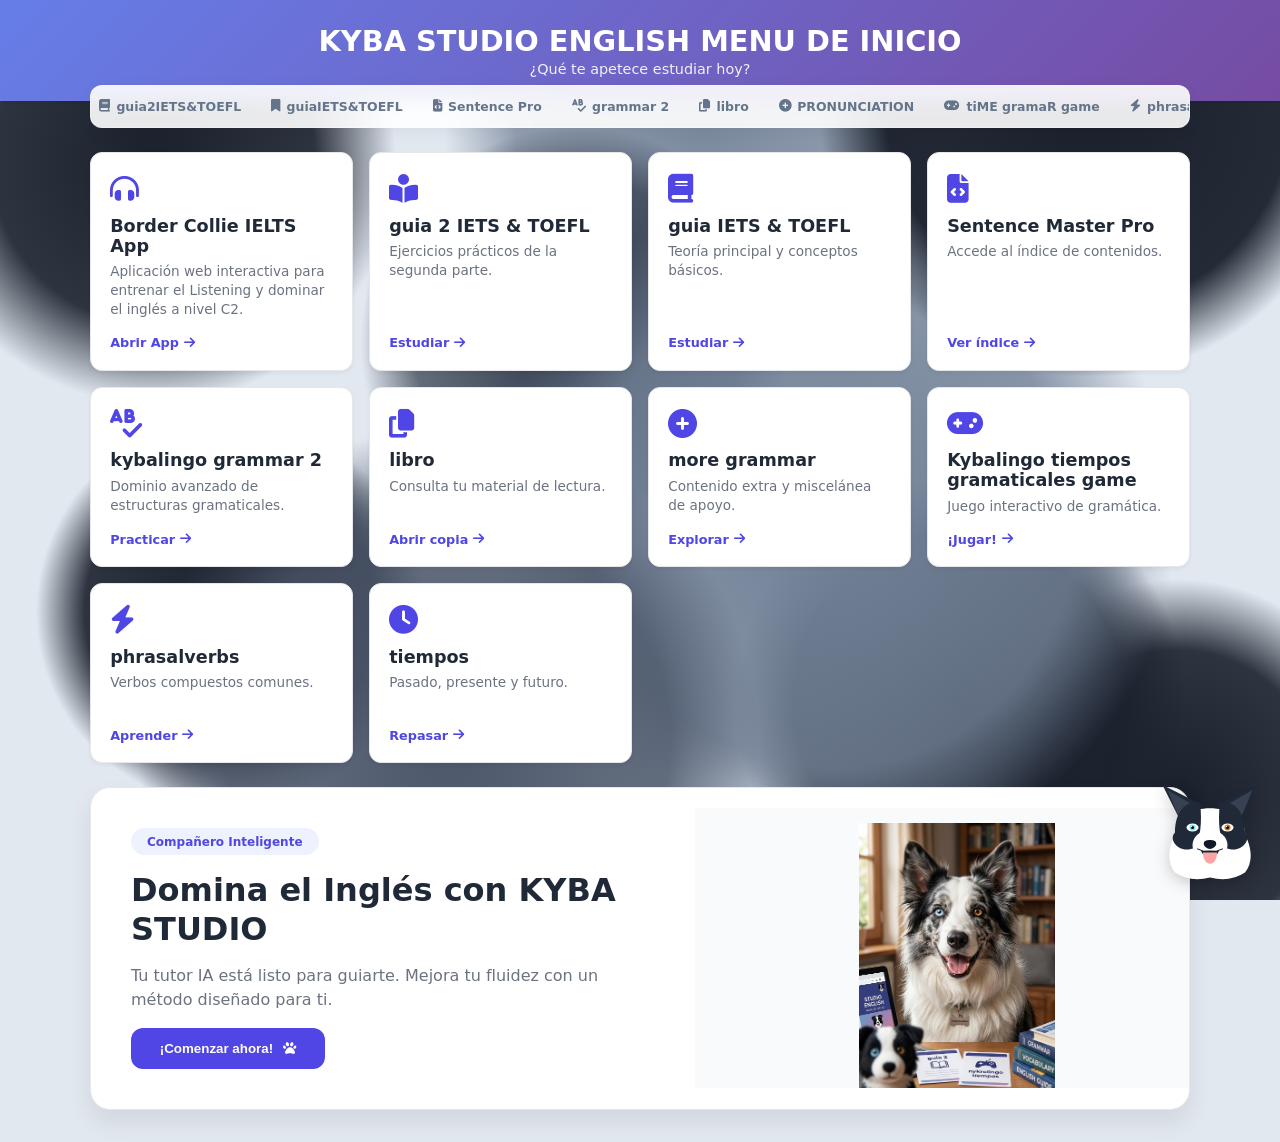
<file: index.html>
<!DOCTYPE html>
<html lang="es">
<head>
    <meta charset="UTF-8">
    <meta name="viewport" content="width=device-width, initial-scale=1.0, user-scalable=yes">
    <title>KYBA STUDIO ENGLISH - Inicio</title>
    <link rel="stylesheet" href="https://cdnjs.cloudflare.com/ajax/libs/font-awesome/6.4.0/css/all.min.css">
    
    <style>
        :root {
            --primary: #4f46e5;
            --primary-hover: #4338ca;
            --bg-gradient: linear-gradient(135deg, #667eea 0%, #764ba2 100%);
            --card-bg: #ffffff;
            --text-color: #1f2937;
            --text-muted: #6b7280;
        }

        body {
            font-family: 'Segoe UI', system-ui, -apple-system, sans-serif;
            margin: 0;
            padding: 0;
            display: flex;
            flex-direction: column;
            align-items: center;
            min-height: 100vh;
            
            /* --- FONDO PELAJE BLUE MERLE --- */
            background-color: #e2e8f0;
            background-image: 
                radial-gradient(circle at 12% 18%, rgba(26, 32, 44, 1) 0%, rgba(26, 32, 44, 0.9) 12%, transparent 18%),
                radial-gradient(circle at 35% 82%, rgba(74, 85, 104, 1) 0%, rgba(74, 85, 104, 0.8) 20%, transparent 28%),
                radial-gradient(circle at 85% 12%, rgba(26, 32, 44, 1) 0%, rgba(26, 32, 44, 0.95) 15%, transparent 20%),
                radial-gradient(circle at 65% 58%, rgba(113, 128, 150, 1) 0%, rgba(113, 128, 150, 0.8) 25%, transparent 35%),
                radial-gradient(circle at 92% 88%, rgba(26, 32, 44, 1) 0%, rgba(26, 32, 44, 0.9) 10%, transparent 15%),
                radial-gradient(circle at 45% 38%, rgba(45, 55, 72, 1) 0%, rgba(45, 55, 72, 0.7) 18%, transparent 24%),
                radial-gradient(circle at 18% 68%, rgba(26, 32, 44, 1) 0%, rgba(26, 32, 44, 0.9) 12%, transparent 16%),
                radial-gradient(circle at 55% 15%, rgba(113, 128, 150, 0.9) 0%, rgba(113, 128, 150, 0.7) 18%, transparent 25%),
                radial-gradient(circle at 75% 78%, rgba(26, 32, 44, 1) 0%, rgba(26, 32, 44, 0.85) 14%, transparent 19%);
            background-attachment: fixed;
            background-size: cover;
        }

        header {
            background: var(--bg-gradient);
            color: white;
            width: 100%;
            text-align: center;
            padding: 1.5rem 1rem;
            box-shadow: 0 2px 4px rgba(0, 0, 0, 0.1);
        }

        header h1 { margin: 0; font-size: 1.8rem; font-weight: 800; }
        header p { margin: 0.2rem 0 0; opacity: 0.9; font-size: 0.9rem; }

        main {
            max-width: 1100px;
            width: 95%;
            margin: -1rem auto 2rem auto;
            display: flex;
            flex-direction: column;
            gap: 1.5rem;
        }

        .tabs-menu {
            display: flex;
            flex-wrap: nowrap;
            justify-content: center;
            background: rgba(255, 255, 255, 0.9);
            padding: 6px;
            border-radius: 12px;
            box-shadow: 0 4px 15px rgba(0, 0, 0, 0.05);
            overflow-x: auto;
            gap: 4px;
            -webkit-overflow-scrolling: touch; 
            backdrop-filter: blur(8px);
            border: 1px solid rgba(255, 255, 255, 0.3);
            scrollbar-width: none;
        }

        .tabs-menu::-webkit-scrollbar { display: none; }

        .tab-link {
            text-align: center;
            padding: 6px 12px;
            text-decoration: none;
            color: #64748b;
            font-weight: 700;
            border-radius: 8px;
            transition: all 0.2s cubic-bezier(0.4, 0, 0.2, 1);
            white-space: nowrap;
            display: flex;
            align-items: center;
            justify-content: center;
            gap: 0.4rem;
            font-size: 0.78rem;
            border: 1px solid transparent;
        }

        .tab-link:hover, .tab-link:active { 
            background: rgba(79, 70, 229, 0.05); 
            color: var(--primary); 
        }

        .tab-link.active { 
            background: white; 
            color: var(--primary); 
            box-shadow: 0 2px 8px rgba(0,0,0,0.1);
            border-color: #e2e8f0;
        }

        .grid-container {
            display: grid;
            grid-template-columns: repeat(auto-fill, minmax(240px, 1fr));
            gap: 1rem;
        }

        .card {
            background: white;
            border-radius: 12px;
            padding: 1.2rem;
            text-decoration: none;
            color: var(--text-color);
            box-shadow: 0 2px 4px rgba(0, 0, 0, 0.05);
            transition: all 0.2s ease;
            display: flex;
            flex-direction: column;
            justify-content: space-between;
            border: 1px solid #e5e7eb;
            min-height: 140px;
        }

        .card:hover { 
            transform: translateY(-4px); 
            box-shadow: 0 10px 15px rgba(0, 0, 0, 0.1);
        }

        .card-icon { font-size: 1.8rem; color: var(--primary); margin-bottom: 0.6rem; }
        .card h3 { margin: 0; font-size: 1.1rem; }
        .card p { color: var(--text-muted); font-size: 0.85rem; margin: 0.4rem 0 1rem; line-height: 1.4; }
        .card-footer { font-size: 0.8rem; font-weight: 700; color: var(--primary); display: flex; align-items: center; gap: 0.3rem; }

        .promo-banner {
            background: white;
            border-radius: 20px;
            display: flex;
            align-items: center;
            overflow: hidden;
            box-shadow: 0 12px 25px rgba(0, 0, 0, 0.08);
            border: 1px solid #e5e7eb;
            min-height: 280px;
        }

        .promo-content {
            padding: 2.5rem;
            flex: 1;
            display: flex;
            flex-direction: column;
            gap: 1rem;
        }

        .promo-tag {
            background: #eef2ff;
            color: var(--primary);
            padding: 0.4rem 1rem;
            border-radius: 50px;
            font-size: 0.75rem;
            font-weight: 800;
            width: fit-content;
        }

        .promo-content h2 { margin: 0; font-size: 2rem; color: var(--text-color); line-height: 1.2; }
        .promo-content p { color: var(--text-muted); font-size: 1rem; line-height: 1.5; margin: 0; }

        .promo-btn {
            background: var(--primary);
            color: white;
            padding: 0.8rem 1.8rem;
            border-radius: 12px;
            text-decoration: none;
            font-weight: 700;
            display: inline-flex;
            align-items: center;
            gap: 0.6rem;
            width: fit-content;
            transition: transform 0.2s, background 0.3s;
            cursor: pointer;
            border: none;
        }

        .promo-btn:active { transform: scale(0.95); }

        .promo-image {
            flex: 0 0 45%;
            height: 280px;
            max-height: 280px;
            background: #f8fafc;
            display: flex;
            align-items: center;
            justify-content: center;
            overflow: hidden; 
            position: relative;
        }

        .slide-container {
            display: flex;
            width: 100%;
            height: 100%;
            animation: slide 8s infinite ease-in-out;
        }

        .slide-container img {
            width: 100%;
            height: 100%;
            object-fit: contain;
            padding: 15px;
            flex-shrink: 0; 
            max-width: 100%; 
            max-height: 100%;
            transition: all 0.2s ease;
        }

        .slide-container img[src*="kybalingo2.PNG"] {
            padding: 0 !important;
            object-fit: contain !important;
            object-position: center center !important;
            width: 100% !important;
            height: 100% !important;
            display: block;
            margin: 0 auto;
            background: transparent;
            transform: scale(0.96) translateX(-50px);
        }

        @media (max-width: 768px) {
            .slide-container img[src*="kybalingo2.PNG"] {
                transform: scale(0.96);
                object-fit: contain;
                padding: 0;
                margin-left: -50px;
            }
            .promo-image {
                justify-content: center;
                align-items: center;
            }
        }

        @keyframes slide {
            0%, 45% { transform: translateX(0); } 
            50%, 95% { transform: translateX(-100%); } 
            100% { transform: translateX(0); } 
        }

        @media (max-width: 768px) {
            .promo-banner { flex-direction: column; }
            .promo-image { width: 100%; height: 220px; order: -1; justify-content: center; }
            .promo-content { padding: 2rem; text-align: center; align-items: center; }
            .tabs-menu { justify-content: flex-start; }
            .mascot-container { width: 80px; height: 80px; bottom: 10px; right: 10px; }
        }

        /* --- ANIMACIONES MASCOTA --- */
        .mascot-container {
            position: fixed;
            bottom: 20px;
            right: 20px;
            width: 100px;
            height: 100px;
            z-index: 1000;
            cursor: pointer;
            transition: transform 0.2s;
            -webkit-tap-highlight-color: transparent;
        }
        
        .dog-svg { width: 100%; height: 100%; filter: drop-shadow(0 4px 8px rgba(0,0,0,0.2)); }
        .dog-head { animation: breathe 4s ease-in-out infinite; transform-origin: center bottom; }
        
        @keyframes breathe { 0%, 100% { transform: translateY(0); } 50% { transform: translateY(-4px); } }
        
        @keyframes bark-anim {
            0% { transform: scale(1); }
            25% { transform: scale(1.1) rotate(-5deg); }
            50% { transform: scale(1.1) rotate(5deg); }
            100% { transform: scale(1); }
        }

        .barking { animation: bark-anim 0.2s ease-in-out 2 !important; }

        .speech-bubble {
            position: absolute; top: -45px; right: 10px; background: white; padding: 8px 12px;
            border-radius: 15px; border-bottom-right-radius: 2px; font-size: 12px; font-weight: 800;
            color: var(--primary); box-shadow: 0 4px 10px rgba(0,0,0,0.1); opacity: 0;
            transition: 0.3s ease; white-space: nowrap; pointer-events: none; border: 1px solid #e5e7eb;
        }
        .mascot-container:hover .speech-bubble, .mascot-container.active-mobile .speech-bubble { 
            opacity: 1; transform: translateY(-5px); 
        }
    </style>
</head>
<body>

    <audio id="barkSound" src="https://www.myinstants.com/media/sounds/dog-bark.mp3" preload="auto"></audio>

    <header>
        <h1>KYBA STUDIO ENGLISH MENU DE INICIO</h1>
        <p>¿Qué te apetece estudiar hoy?</p>
    </header>

    <main>
        <nav class="tabs-menu">
            <a href="index.html" class="tab-link active"><i class="fas fa-home"></i> inicio</a>
            <!-- NUEVO ENLACE CON TU URL FINAL -->
            <a href="https://border-collie-ielts-607551630718.us-west1.run.app" target="_blank" class="tab-link"><i class="fas fa-headphones"></i> IELTS C2 App</a>
            
            <a href="guia 2.html" class="tab-link"><i class="fas fa-book"></i> guia2IETS&TOEFL</a>
            <a href="guia.html" class="tab-link"><i class="fas fa-bookmark"></i> guiaIETS&TOEFL</a>
            <a href="Sentence Master Pro.html" class="tab-link"><i class="fas fa-file-code"></i> Sentence Pro</a>
            <a href="kybalingo grammar 2.html" class="tab-link"><i class="fas fa-spell-check"></i> grammar 2</a>
            <a href="libro - copia.html" class="tab-link"><i class="fas fa-copy"></i> libro</a>
            <a href="more grammar.html" class="tab-link"><i class="fas fa-plus-circle"></i> PRONUNCIATION</a>
            <a href="nykrolingo tiempos gramaticales.html" class="tab-link"><i class="fas fa-gamepad"></i>tiME gramaR game</a>
            <a href="phrasalverbs.html" class="tab-link"><i class="fas fa-bolt"></i> phrasal OPTION GAME</a>
            <a href="tiempos.html" class="tab-link"><i class="fas fa-clock"></i> tiempos</a>
        </nav>

        <div class="grid-container">
            <!-- NUEVO ENLACE CON TU URL FINAL -->
            <a href="https://border-collie-ielts-607551630718.us-west1.run.app" target="_blank" class="card">
                <div>
                    <div class="card-icon"><i class="fas fa-headphones-alt"></i></div>
                    <h3>Border Collie IELTS App</h3>
                    <p>Aplicación web interactiva para entrenar el Listening y dominar el inglés a nivel C2.</p>
                </div>
                <div class="card-footer">Abrir App <i class="fas fa-arrow-right"></i></div>
            </a>
            
            <a href="guia 2.html" class="card">
                <div>
                    <div class="card-icon"><i class="fas fa-book-reader"></i></div>
                    <h3>guia 2 IETS & TOEFL</h3>
                    <p>Ejercicios prácticos de la segunda parte.</p>
                </div>
                <div class="card-footer">Estudiar <i class="fas fa-arrow-right"></i></div>
            </a>

            <a href="guia.html" class="card">
                <div>
                    <div class="card-icon"><i class="fas fa-book"></i></div>
                    <h3>guia IETS & TOEFL</h3>
                    <p>Teoría principal y conceptos básicos.</p>
                </div>
                <div class="card-footer">Estudiar <i class="fas fa-arrow-right"></i></div>
            </a>

            <a href="index.html" class="card">
                <div>
                    <div class="card-icon"><i class="fas fa-file-code"></i></div>
                    <h3>Sentence Master Pro</h3>
                    <p>Accede al índice de contenidos.</p>
                </div>
                <div class="card-footer">Ver índice <i class="fas fa-arrow-right"></i></div>
            </a>

            <a href="kybalingo grammar 2.html" class="card">
                <div>
                    <div class="card-icon"><i class="fas fa-spell-check"></i></div>
                    <h3>kybalingo grammar 2</h3>
                    <p>Dominio avanzado de estructuras gramaticales.</p>
                </div>
                <div class="card-footer">Practicar <i class="fas fa-arrow-right"></i></div>
            </a>

            <a href="libro - copia.html" class="card">
                <div>
                    <div class="card-icon"><i class="fas fa-copy"></i></div>
                    <h3>libro</h3>
                    <p>Consulta tu material de lectura.</p>
                </div>
                <div class="card-footer">Abrir copia <i class="fas fa-arrow-right"></i></div>
            </a>

            <a href="more grammar.html" class="card">
                <div>
                    <div class="card-icon"><i class="fas fa-plus-circle"></i></div>
                    <h3>more grammar</h3>
                    <p>Contenido extra y miscelánea de apoyo.</p>
                </div>
                <div class="card-footer">Explorar <i class="fas fa-arrow-right"></i></div>
            </a>

            <a href="nykrolingo tiempos gramaticales.html" class="card">
                <div>
                    <div class="card-icon"><i class="fas fa-gamepad"></i></div>
                    <h3>Kybalingo tiempos gramaticales game</h3>
                    <p>Juego interactivo de gramática.</p>
                </div>
                <div class="card-footer">¡Jugar! <i class="fas fa-arrow-right"></i></div>
            </a>

            <a href="phrasalverbs.html" class="card">
                <div>
                    <div class="card-icon"><i class="fas fa-bolt"></i></div>
                    <h3>phrasalverbs</h3>
                    <p>Verbos compuestos comunes.</p>
                </div>
                <div class="card-footer">Aprender <i class="fas fa-arrow-right"></i></div>
            </a>
            
            <a href="tiempos.html" class="card">
                <div>
                    <div class="card-icon"><i class="fas fa-clock"></i></div>
                    <h3>tiempos</h3>
                    <p>Pasado, presente y futuro.</p>
                </div>
                <div class="card-footer">Repasar <i class="fas fa-arrow-right"></i></div>
            </a>
        </div>

        <section class="promo-banner">
            <div class="promo-content">
                <span class="promo-tag">Compañero Inteligente</span>
                <h2>Domina el Inglés con <strong>KYBA STUDIO</strong></h2>
                <p>Tu tutor IA está listo para guiarte. Mejora tu fluidez con un método diseñado para ti.</p>
                <button onclick="handleBark(event)" class="promo-btn">
                    ¡Comenzar ahora! <i class="fas fa-paw"></i>
                </button>
            </div>
            <div class="promo-image">
                <div class="slide-container">
                    <img src="kybalingo.png" alt="Nykro Tutor 1">
                    <img src="kybalingo2.PNG" alt="Nykro Tutor 2 - Kyba Studio">
                </div>
            </div>
        </section>
    </main>

    <div class="mascot-container" id="mascot" onclick="handleBark(null)" ontouchstart="handleBark(null)">
        <div class="speech-bubble" id="bubble">Woof! Let's go! 🐾</div>
        <svg class="dog-svg" viewBox="0 0 200 200" xmlns="http://www.w3.org/2000/svg">
            <g class="dog-head" id="dogHead">
                <path d="M 25,120 Q 10,160 30,185 Q 60,205 100,195 Q 140,205 170,185 Q 190,160 175,120 C 150,160 50,160 25,120 Z" fill="#ffffff" />
                <path d="M 45,90 L 5,10 L 85,50 Z" fill="#1f2937" /><path d="M 40,80 L 15,20 L 75,55 Z" fill="#374151" />
                <path d="M 155,90 L 195,10 L 115,50 Z" fill="#1f2937" /><path d="M 160,80 L 185,20 L 125,55 Z" fill="#374151" />
                <path d="M 30,105 C 15,140 30,175 100,175 C 170,175 185,140 170,105 C 170,40 30,40 30,105 Z" fill="#ffffff" />
                <path d="M 30,105 C 15,120 40,150 70,135 C 80,120 85,85 80,45 C 50,40 30,65 30,105 Z" fill="#1f2937" />
                <path d="M 170,105 C 185,120 160,150 130,135 C 120,120 115,85 120,45 C 150,40 170,65 170,105 Z" fill="#1f2937" />
                <ellipse cx="65" cy="95" rx="12" ry="8" fill="#ffffff" /><circle cx="65" cy="95" r="6" fill="#67e8f9" /><circle cx="65" cy="95" r="3" fill="#000000" /><circle cx="63" cy="93" r="1.5" fill="#ffffff" />
                <ellipse cx="135" cy="95" rx="12" ry="8" fill="#ffffff" /><circle cx="135" cy="95" r="6" fill="#d97706" /><circle cx="135" cy="95" r="3" fill="#000000" /><circle cx="133" cy="93" r="1.5" fill="#ffffff" />
                <ellipse cx="100" cy="130" rx="35" ry="30" fill="#ffffff" />
                <path d="M 88,125 C 88,118 112,118 112,125 C 115,132 105,138 100,138 C 95,138 85,132 88,125 Z" fill="#111827" />
                <path d="M 82,142 C 90,160 110,160 118,142 Z" fill="#1f2937" /><path d="M 86,145 C 86,175 114,175 114,145 Z" fill="#fca5a5" />
                <path d="M 75,138 Q 88,145 100,142 Q 112,145 125,138" fill="none" stroke="#111827" stroke-width="2" stroke-linecap="round" />
            </g>
        </svg>
    </div>

    <script>
        function handleBark(event) {
            if(event) event.preventDefault();

            const audio = document.getElementById('barkSound');
            const mascot = document.getElementById('mascot');
            const bubble = document.getElementById('bubble');
            
            audio.currentTime = 0;
            audio.play().catch(e => console.log("Interacción requerida para audio"));

            mascot.classList.add('barking');
            mascot.classList.add('active-mobile');
            bubble.style.opacity = '1';
            bubble.innerText = "Woof! Woof! 🐾";

            setTimeout(() => {
                mascot.classList.remove('barking');
                setTimeout(() => {
                    mascot.classList.remove('active-mobile');
                    bubble.style.opacity = '';
                    bubble.innerText = "Ready? 🤓🐾";
                    
                    if(event) {
                        window.location.href = "nykrolingo tiempos gramaticales.html";
                    }
                }, 1000);
            }, 400);
        }

        const tabsMenu = document.querySelector('.tabs-menu');
        let isDown = false;
        let scrollLeft;
        let startX;

        if(tabsMenu) {
            tabsMenu.addEventListener('mousedown', (e) => {
                isDown = true;
                startX = e.pageX - tabsMenu.offsetLeft;
                scrollLeft = tabsMenu.scrollLeft;
            });
            tabsMenu.addEventListener('mouseleave', () => isDown = false);
            tabsMenu.addEventListener('mouseup', () => isDown = false);
            tabsMenu.addEventListener('mousemove', (e) => {
                if (!isDown) return;
                e.preventDefault();
                const x = e.pageX - tabsMenu.offsetLeft;
                const walk = (x - startX) * 2;
                tabsMenu.scrollLeft = scrollLeft - walk;
            });
        }
    </script>
</body>
</html>
</file>
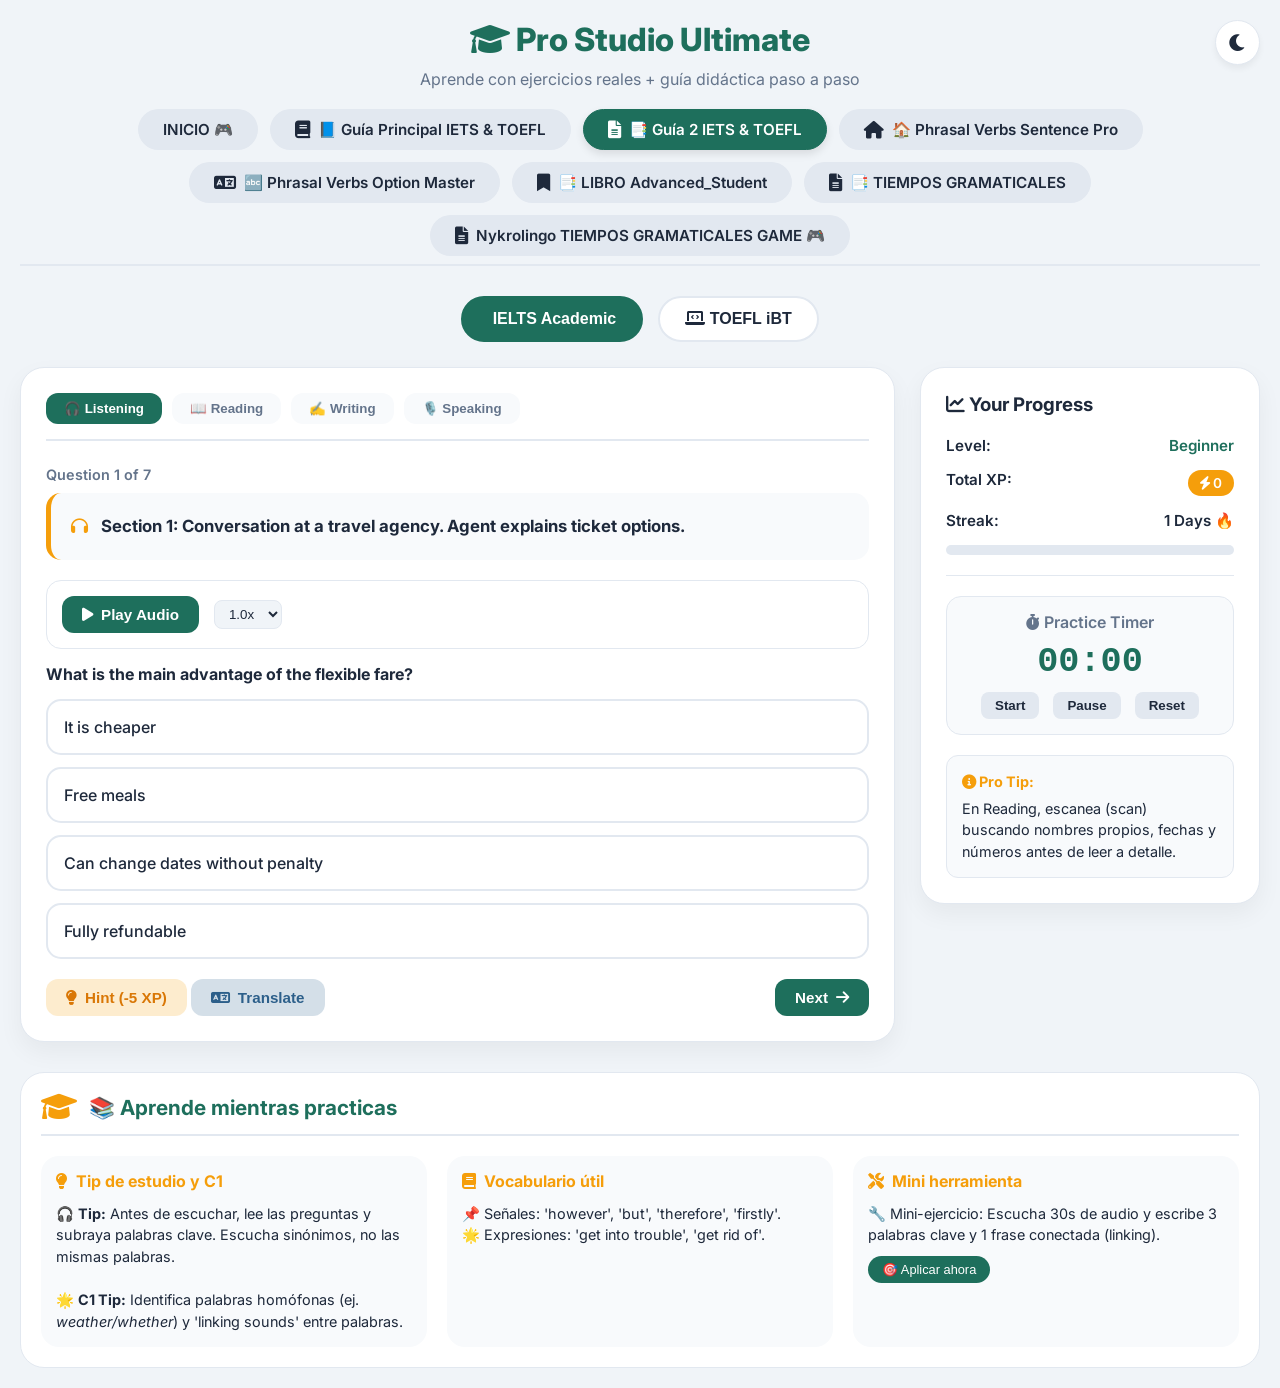
<file: guia 2.html>
<!DOCTYPE html>
<html lang="es">
<head>
  <meta charset="UTF-8">
  <meta name="viewport" content="width=device-width, initial-scale=1.0, viewport-fit=cover">
  <title>IELTS & TOEFL Pro Studio Ultimate</title>
  <link href="https://fonts.googleapis.com/css2?family=Inter:wght@300;400;600;700;800&display=swap" rel="stylesheet">
  <link rel="stylesheet" href="https://cdnjs.cloudflare.com/ajax/libs/font-awesome/6.0.0-beta3/css/all.min.css">
  <style>
    :root { 
        --primary: #1e6f5c; 
        --secondary: #2c5f8a; 
        --accent: #f59e0b; 
        --bg: #f0f4f8; 
        --card-bg: #ffffff;
        --text-main: #1e293b;
        --text-muted: #64748b;
        --border: #e2e8f0;
        --hover-bg: #f8fafc;
        --tab-active-bg: #1e6f5c;
        --tab-inactive-bg: #e2e8f0;
        --help-bg: #fef9e3;
    }

    body.dark {
        --bg: #0f172a;
        --card-bg: #1e293b;
        --text-main: #f8fafc;
        --text-muted: #94a3b8;
        --border: #334155;
        --hover-bg: #27364b;
        --tab-active-bg: #0f766e;
        --tab-inactive-bg: #1e293b;
        --help-bg: #2d3a2c;
    }
    
    * { margin: 0; padding: 0; box-sizing: border-box; }
    body { font-family: 'Inter', sans-serif; background: var(--bg); color: var(--text-main); transition: 0.3s; padding: 20px; }
    
    .container { max-width: 1400px; margin: auto; }

    /* Header & Theme Toggle */
    .header-main { text-align: center; margin-bottom: 20px; position: relative; }
    .header-main h1 { font-size: 2rem; font-weight: 800; color: var(--primary); margin-bottom: 10px;}
    .dark .header-main h1 { color: #34d399; }
    .theme-toggle { position: absolute; top: 0; right: 0; background: var(--card-bg); border: 1px solid var(--border); font-size: 1.2rem; cursor: pointer; border-radius: 50%; width: 45px; height: 45px; color: var(--text-main); transition: 0.3s; display: flex; align-items: center; justify-content: center; box-shadow: 0 4px 6px rgba(0,0,0,0.05);}
    .theme-toggle:hover { transform: scale(1.1); }

    /* Navegación entre HTML */
    .nav-tabs {
        display: flex;
        flex-wrap: wrap;
        justify-content: center;
        gap: 12px;
        margin-bottom: 30px;
        padding-bottom: 8px;
        border-bottom: 2px solid var(--border);
    }
    .tab-link {
        display: inline-flex;
        align-items: center;
        gap: 8px;
        padding: 10px 24px;
        background: var(--tab-inactive-bg);
        border-radius: 40px;
        font-weight: 600;
        color: var(--text-main);
        text-decoration: none;
        transition: 0.2s;
        font-size: 0.95rem;
        border: 1px solid transparent;
    }
    .tab-link i { font-size: 1.1rem; }
    .tab-link.active {
        background: var(--tab-active-bg);
        color: white;
        border-color: var(--primary);
        box-shadow: 0 4px 8px rgba(0,0,0,0.1);
    }
    .tab-link:hover:not(.active) {
        background: var(--hover-bg);
        transform: translateY(-2px);
    }

    /* Exam Tabs */
    .exam-tabs { display: flex; justify-content: center; gap: 15px; margin-bottom: 25px; flex-wrap: wrap; }
    .exam-btn { padding: 12px 25px; border-radius: 50px; border: none; font-weight: 700; cursor: pointer; background: var(--card-bg); color: var(--text-main); border: 2px solid var(--border); transition: 0.3s; font-size: 1rem; }
    .exam-btn.active.ielts { background: var(--primary); color: white; border-color: var(--primary); }
    .exam-btn.active.toefl { background: var(--secondary); color: white; border-color: var(--secondary); }

    /* Layout principal */
    .dashboard-layout { display: grid; grid-template-columns: 1fr 340px; gap: 25px; align-items: start; margin-bottom: 30px; }
    @media (max-width: 950px) { .dashboard-layout { grid-template-columns: 1fr; } }

    /* Cards */
    .card { background: var(--card-bg); border-radius: 24px; padding: 25px; box-shadow: 0 10px 25px rgba(0,0,0,0.05); border: 1px solid var(--border); }
    
    /* Skill Tabs */
    .skill-tabs { display: flex; gap: 10px; flex-wrap: wrap; margin-bottom: 25px; border-bottom: 2px solid var(--border); padding-bottom: 15px; }
    .skill-btn { padding: 8px 18px; border-radius: 12px; border: none; cursor: pointer; font-weight: 600; background: var(--hover-bg); color: var(--text-muted); transition: 0.3s; }
    .skill-btn.active { background: var(--primary); color: white; }

    /* Question Content */
    .content-box { background: var(--hover-bg); padding: 20px; border-radius: 15px; border-left: 5px solid var(--accent); margin-bottom: 20px; font-size: 1.05rem; line-height: 1.6; max-height: 300px; overflow-y: auto; }
    
    /* Audio */
    .audio-controls { display: flex; align-items: center; gap: 15px; margin-bottom: 15px; background: var(--card-bg); padding: 15px; border-radius: 15px; border: 1px solid var(--border); flex-wrap: wrap;}
    .speed-select { background: var(--bg); color: var(--text-main); border: 1px solid var(--border); border-radius: 8px; padding: 5px 10px; cursor: pointer; }

    /* Options */
    .option { padding: 16px; border: 2px solid var(--border); border-radius: 15px; margin-bottom: 12px; cursor: pointer; transition: 0.2s; font-weight: 500; background: var(--card-bg); }
    .option:hover { border-color: var(--primary); transform: translateX(5px); }
    .answered .option { pointer-events: none; opacity: 0.6; }
    .option.correct { border-color: #10b981; background: rgba(16, 185, 129, 0.1); color: #10b981; opacity: 1 !important; }
    .option.wrong { border-color: #ef4444; background: rgba(239, 68, 68, 0.1); color: #ef4444; opacity: 1 !important; }

    /* Writing & Speaking */
    .writing-area { width: 100%; height: 250px; padding: 15px; border: 2px solid var(--border); border-radius: 15px; background: var(--bg); color: var(--text-main); font-family: inherit; resize: vertical; margin-bottom: 10px; line-height: 1.5; }
    .record-btn { background: #ef4444; color: white; border: none; width: 80px; height: 80px; border-radius: 50%; font-size: 2rem; cursor: pointer; transition: 0.3s; display: block; margin: 30px auto; box-shadow: 0 4px 15px rgba(239,68,68,0.4); }
    .record-btn.recording { animation: pulse 1.5s infinite; background: #dc2626; }
    @keyframes pulse { 0% { box-shadow: 0 0 0 0 rgba(239,68,68,0.7); } 70% { box-shadow: 0 0 0 20px rgba(239,68,68,0); } 100% { box-shadow: 0 0 0 0 rgba(239,68,68,0); } }

    /* Buttons */
    .action-row { display: flex; justify-content: space-between; align-items: center; margin-top: 20px; flex-wrap: wrap; gap: 10px; }
    .btn { padding: 10px 20px; border-radius: 12px; border: none; font-weight: 600; cursor: pointer; transition: 0.2s; display: inline-flex; align-items: center; gap: 8px; font-size: 0.95rem; }
    .btn-hint { background: rgba(245, 158, 11, 0.2); color: #d97706; }
    .btn-translate { background: rgba(44, 95, 138, 0.2); color: var(--secondary); }
    .btn-next { background: var(--primary); color: white; }
    .btn-next:hover { opacity: 0.9; transform: translateY(-2px); }
    .dark .btn-hint { color: #fcd34d; }
    .dark .btn-translate { color: #bae6fd; }

    /* Feedback & Hints */
    .feedback-box { background: rgba(16, 185, 129, 0.1); border-left: 5px solid #10b981; padding: 15px; border-radius: 12px; margin-bottom: 20px; display: none; color: var(--text-main); }
    .hint-box { background: rgba(245, 158, 11, 0.1); border-left: 5px solid var(--accent); padding: 15px; border-radius: 12px; margin-bottom: 20px; display: none; color: var(--text-main); }

    /* Sidebar Progress & Timer */
    .stat-row { display: flex; justify-content: space-between; margin-bottom: 15px; font-weight: 600; font-size: 0.95rem; }
    .xp-badge { background: var(--accent); color: white; padding: 5px 12px; border-radius: 50px; font-size: 0.85rem; }
    .progress-container { height: 10px; background: var(--border); border-radius: 10px; overflow: hidden; margin: 15px 0; }
    .progress-bar { height: 100%; background: linear-gradient(90deg, var(--primary), #34d399); width: 0%; transition: 0.8s; }
    
    .timer-panel { background: var(--hover-bg); border-radius: 15px; padding: 15px; margin-bottom: 20px; text-align: center; border: 1px solid var(--border); }
    .timer-display { font-family: monospace; font-size: 2.2rem; font-weight: 700; color: var(--primary); margin: 10px 0; display: block; }
    .dark .timer-display { color: #34d399; }
    .timer-btn { background: var(--border); border: none; padding: 6px 14px; border-radius: 8px; cursor: pointer; font-weight: 600; color: var(--text-main); margin: 0 5px; transition: 0.2s;}
    .timer-btn:hover { background: var(--primary); color: white; }

    /* Panel de ayuda contextual (mejorado didácticamente) */
    .help-panel {
        margin-top: 30px;
        background: var(--card-bg);
        border-radius: 24px;
        padding: 20px;
        border: 1px solid var(--border);
    }
    .help-header {
        display: flex;
        align-items: center;
        gap: 12px;
        margin-bottom: 20px;
        border-bottom: 2px solid var(--border);
        padding-bottom: 12px;
    }
    .help-header h3 {
        font-size: 1.3rem;
        color: var(--primary);
    }
    .help-grid {
        display: grid;
        grid-template-columns: repeat(auto-fit, minmax(280px, 1fr));
        gap: 20px;
    }
    .help-card {
        background: var(--hover-bg);
        border-radius: 18px;
        padding: 15px;
    }
    .help-card h4 {
        color: var(--accent);
        margin-bottom: 12px;
        display: flex;
        align-items: center;
        gap: 8px;
    }
    .tip-text, .vocab-text {
        font-size: 0.9rem;
        line-height: 1.5;
    }
    .tool-btn {
        background: var(--primary);
        color: white;
        border: none;
        border-radius: 30px;
        padding: 6px 14px;
        font-size: 0.8rem;
        margin-top: 10px;
        cursor: pointer;
        transition: 0.2s;
    }
    .tool-btn:hover {
        opacity: 0.9;
        transform: scale(0.98);
    }
  </style>
</head>
<body>

<div class="container">
    <header class="header-main">
        <h1><i class="fas fa-graduation-cap"></i> Pro Studio Ultimate</h1>
        <p style="color: var(--text-muted);">Aprende con ejercicios reales + guía didáctica paso a paso</p>
        <button class="theme-toggle" id="themeToggle" onclick="toggleTheme()"><i class="fas fa-moon"></i></button>
    </header>

    <nav class="nav-tabs">
    <a href="index.html" class="tab-link"></i>  INICIO 🎮</a>
    <a href="guia.html" class="tab-link"><i class="fas fa-book"></i> 📘 Guía Principal IETS & TOEFL</a>
    <a href="guia%202.html" class="tab-link active"><i class="fas fa-file-alt"></i> 📑 Guía 2 IETS & TOEFL</a>
    <a href="Sentence Master Pro.html" class="tab-link"><i class="fas fa-home"></i> 🏠 Phrasal Verbs Sentence Pro</a>
    <a href="phrasalverbs.html" class="tab-link"><i class="fas fa-language"></i> 🔤 Phrasal Verbs Option Master</a>
    <a href="libro - copia.html" class="tab-link"><i class="fas fa-bookmark"></i> 📑 LIBRO Advanced_Student</a>
    <a href="tiempos.html" class="tab-link"><i class="fas fa-file-alt"></i> 📑 TIEMPOS GRAMATICALES</a>
    <a href="nykrolingo tiempos gramaticales.html" class="tab-link"><i class="fas fa-file-alt"></i>  Nykrolingo TIEMPOS GRAMATICALES GAME 🎮</a>
</nav>

    <div class="exam-tabs">
        <button class="exam-btn active ielts" onclick="setExam('ielts', this)"><i class="fab fa-british"></i> IELTS Academic</button>
        <button class="exam-btn toefl" onclick="setExam('toefl', this)"><i class="fas fa-laptop-code"></i> TOEFL iBT</button>
    </div>

    <div class="dashboard-layout">
        <main class="card">
            <div class="skill-tabs" id="skillTabs">
                <button class="skill-btn active" onclick="setSkill('listening', this)">🎧 Listening</button>
                <button class="skill-btn" onclick="setSkill('reading', this)">📖 Reading</button>
                <button class="skill-btn" onclick="setSkill('writing', this)">✍️ Writing</button>
                <button class="skill-btn" onclick="setSkill('speaking', this)">🎙️ Speaking</button>
            </div>

            <div style="display: flex; justify-content: space-between; margin-bottom: 10px; font-size: 0.9rem; color: var(--text-muted); font-weight: 600;">
                <span id="questionCounter">Question 1 of X</span>
            </div>

            <div id="hintArea" class="hint-box"></div>
            <div id="feedbackArea" class="feedback-box"></div>
            
            <div id="content-area"></div>

            <div class="action-row">
                <div>
                    <button class="btn btn-hint" onclick="showHint()"><i class="fas fa-lightbulb"></i> Hint (-5 XP)</button>
                    <button class="btn btn-translate" onclick="toggleTranslation()"><i class="fas fa-language"></i> Translate</button>
                </div>
                <button class="btn btn-next" onclick="nextQuestion()">Next <i class="fas fa-arrow-right"></i></button>
            </div>
        </main>

        <aside class="card">
            <h3 style="margin-bottom: 20px;"><i class="fas fa-chart-line"></i> Your Progress</h3>
            <div class="stat-row"><span>Level:</span> <span id="userLevel" style="color: var(--primary);">Beginner</span></div>
            <div class="stat-row"><span>Total XP:</span> <span class="xp-badge"><i class="fas fa-bolt"></i> <span id="xpCount">0</span></span></div>
            <div class="stat-row"><span>Streak:</span> <span id="streakCount">0 Days 🔥</span></div>
            
            <div class="progress-container">
                <div class="progress-bar" id="progressBar"></div>
            </div>
            
            <hr style="border: 0; border-top: 1px solid var(--border); margin: 20px 0;">

            <div class="timer-panel">
                <div style="font-weight: 600; color: var(--text-muted);"><i class="fas fa-stopwatch"></i> Practice Timer</div>
                <span class="timer-display" id="timerDisplay">00:00</span>
                <div>
                    <button class="timer-btn" onclick="startTimer()">Start</button>
                    <button class="timer-btn" onclick="pauseTimer()">Pause</button>
                    <button class="timer-btn" onclick="resetTimer()">Reset</button>
                </div>
            </div>

            <div style="background: var(--hover-bg); padding: 15px; border-radius: 12px; font-size: 0.9rem; border: 1px solid var(--border); line-height: 1.5;">
                <strong style="color: var(--accent); display: block; margin-bottom: 5px;"><i class="fas fa-info-circle"></i> Pro Tip:</strong>
                <span id="proTip">Consistent daily practice builds neural pathways faster than cramming.</span>
            </div>
        </aside>
    </div>

    <div class="help-panel" id="helpPanel">
        <div class="help-header">
            <i class="fas fa-graduation-cap" style="font-size: 1.8rem; color: var(--accent);"></i>
            <h3>📚 Aprende mientras practicas</h3>
        </div>
        <div class="help-grid" id="helpGrid">
            </div>
    </div>
</div>

<script>
    // ==================== ESTADO GLOBAL ====================
    let currentExam = 'ielts';
    let currentSkill = 'listening';
    let currentIndex = 0;
    let isTranslated = false;
    let xp = parseInt(localStorage.getItem('studio_xp')) || 0;
    let streak = parseInt(localStorage.getItem('studio_streak')) || 1;
    let isDarkMode = localStorage.getItem('studio_theme') === 'dark';
    
    // Tips expandidos con el contenido del libro C1
    const proTips = [
        "En Listening, no escuches palabra por palabra; busca la idea general y los sinónimos.",
        "En Reading, escanea (scan) buscando nombres propios, fechas y números antes de leer a detalle.",
        "Para el Speaking, la fluidez es más importante que usar un vocabulario perfecto pero pausado.",
        "En el Writing, dedica siempre 3-5 minutos iniciales a estructurar tu ensayo en papel.",
        "Los audios de TOEFL suelen tener acentos norteamericanos, IELTS mezcla británicos, australianos y más.",
        "Toma notas rápidas usando símbolos e iniciales, nunca oraciones completas.",
        "Presta atención al ritmo en inglés: las palabras clave (sustantivos, verbos) se acentúan más que las preposiciones o artículos. (Nivel C1)",
        "Usa marcadores del discurso (linkers) como 'However' o 'Consequently' para estructurar mejor tu Writing y Speaking. (Nivel C1)",
        "Para dar énfasis, practica la inversión gramatical: 'Not only is it...', 'No sooner had I...'. (Nivel C1)",
        "Cuidado con los homófonos en el Listening (palabras que suenan igual pero se escriben distinto, ej. 'weather' y 'whether'). (Nivel C1)"
    ];

    // ==================== BASE DE DATOS (Tus 5 originales + Nuevas agregadas) ====================
    const db = {
        ielts: {
            listening: [
                { text: "Section 1: Conversation at a travel agency. Agent explains ticket options.", text_es: "Sección 1: Conversación agencia viajes.", script: "Agent: The flexible fare allows you to change dates without penalty. Customer: I'll take that.", question: "What is the main advantage of the flexible fare?", question_es: "¿Principal ventaja de tarifa flexible?", options: ["It is cheaper", "Free meals", "Can change dates without penalty", "Fully refundable"], options_es: ["Más barata", "Comidas gratis", "Cambiar fechas sin multa", "Reembolsable"], correct: 2, hint: "Listen for 'change dates'.", explanation: "The agent says change dates without penalty." },
                { text: "Section 2: Tour of a sports center.", text_es: "Sección 2: Centro deportivo.", script: "Guide: Turn right past reception for squash courts.", question: "Where are squash courts?", question_es: "¿Dónde están las canchas?", options: ["Next to pool", "Right past reception", "Outside", "Straight ahead"], options_es: ["Junto piscina", "Derecha pasando recepción", "Afuera", "Todo recto"], correct: 1, hint: "Direction relative to reception.", explanation: "Turn right past reception." },
                { text: "Section 3: Two students discussing renewable energy project.", text_es: "Sección 3: Estudiantes proyecto energías renovables.", script: "John: The data on solar costs is outdated. Sarah: I found a 2023 report.", question: "What problem did John have?", question_es: "¿Qué problema tuvo John?", options: ["Expensive panels", "Outdated data", "Missing textbooks", "Sarah didn't help"], options_es: ["Paneles caros", "Datos desactualizados", "Faltan libros", "Sarah no ayudó"], correct: 1, hint: "What does 'outdated' mean?", explanation: "Outdated means not current." },
                { text: "Section 4: Lecture about ancient civilizations.", text_es: "Sección 4: Conferencia civilizaciones antiguas.", script: "Professor: The Mayans developed a complex writing system called glyphs.", question: "What writing system did the Mayans use?", question_es: "¿Qué sistema de escritura usaban los mayas?", options: ["Alphabet", "Glyphs", "Cuneiform", "Hieroglyphs"], options_es: ["Alfabeto", "Glifos", "Cuneiforme", "Jeroglíficos"], correct: 1, hint: "Listen for the specific name.", explanation: "Professor says 'glyphs'." },
                { text: "Section 5: Conversation at a university library.", text_es: "Sección 5: Conversación biblioteca universitaria.", script: "Librarian: Reference books cannot be borrowed, but you can photocopy pages.", question: "What can the student do with reference books?", question_es: "¿Qué puede hacer el estudiante con libros de referencia?", options: ["Borrow them", "Photocopy pages", "Take home", "Read only in library"], options_es: ["Tomar prestados", "Fotocopiar páginas", "Llevar a casa", "Leer solo en biblioteca"], correct: 1, hint: "Listen for 'photocopy'.", explanation: "Librarian suggests photocopying." },
                /* NUEVAS PREGUNTAS (Basadas en English File Advanced) */
                { text: "Section 6: Interview with a millennial about job hopping.", text_es: "Sección 6: Entrevista sobre cambios de trabajo.", script: "Emma: I had a sought-after job in the civil service, but I thought 'I have a job for life... what's wrong with me? Why am I so ungrateful?' So I spent my time trying out 25 different jobs before I turned 25.", question: "Why did Emma leave the civil service?", question_es: "¿Por qué Emma dejó su trabajo?", options: ["She was fired", "She felt unfulfilled and wanted to explore her skills", "She wanted to retire early", "She lacked the qualifications"], options_es: ["Fue despedida", "Se sentía insatisfecha y quería explorar", "Quería retirarse pronto", "Le faltaban calificaciones"], correct: 1, hint: "She mentions feeling ungrateful despite having a 'job for life'.", explanation: "She resigned to find out what made her happy and what her skills were." },
                { text: "Section 7: Radio program about early childhood memories.", text_es: "Sección 7: Programa sobre recuerdos de infancia.", script: "Psychologist: First memories generally occur between the ages of three and four. However, many people's earliest memories are actually based on photographs they've seen later or stories their parents told them.", question: "Why might someone's first memory be unreliable?", question_es: "¿Por qué el primer recuerdo puede no ser fiable?", options: ["Because children have poor memories", "Because it might be constructed from photos or stories", "Because psychologists alter them", "Because they happen too late in life"], options_es: ["Mala memoria infantil", "Construido por fotos o historias", "Los psicólogos los alteran", "Ocurren muy tarde"], correct: 1, hint: "Listen for what the memories are 'based on'.", explanation: "They are often constructed from external sources like photos or family anecdotes." }
            ],
            reading: [
                { text: "Skyscrapers evolved thanks to elevators and steel frames. Before these, load-bearing walls limited height.", text_es: "Rascacielos gracias a ascensores y acero.", question: "Why were older buildings short?", question_es: "¿Por qué antiguos edificios bajos?", options: ["People preferred short", "Steel expensive", "Limitations of load-bearing walls", "Elevators slow"], options_es: ["Preferencia", "Acero caro", "Limitaciones muros carga", "Ascensores lentos"], correct: 2, hint: "Look at 'load-bearing walls'.", explanation: "Masonry walls limited height." },
                { text: "Cacao was consumed as a bitter, spicy drink by Mayans and Aztecs, unlike today's sweet chocolate.", text_es: "Cacao bebida amarga por Mayas y Aztecas.", question: "How did Mayans consume cacao?", question_es: "¿Cómo consumían cacao los Mayas?", options: ["Sweet bars", "Bitter spicy drink", "Medicine", "With milk"], options_es: ["Barras dulces", "Bebida amarga picante", "Medicina", "Con leche"], correct: 1, hint: "Find the description.", explanation: "They drank it as a bitter, spicy drink." },
                { text: "Sleep deprivation in teens: circadian rhythm shift delays sleep onset, making early school start times problematic.", text_es: "Falta de sueño en adolescentes.", question: "What makes early school start times problematic?", question_es: "¿Qué hace problemático el inicio temprano?", options: ["Too much homework", "Circadian rhythm delay", "Screen time", "Lack of exercise"], options_es: ["Mucha tarea", "Retraso ritmo circadiano", "Pantallas", "Falta ejercicio"], correct: 1, hint: "Biologically incompatible.", explanation: "Natural delay in circadian rhythms." },
                { text: "The Industrial Revolution caused urbanization as people moved to cities for factory work.", text_es: "Revolución Industrial causó urbanización.", question: "What caused urbanization?", question_es: "¿Qué causó la urbanización?", options: ["Better farming", "Factory jobs", "Government laws", "Population decrease"], options_es: ["Mejor agricultura", "Trabajos en fábricas", "Leyes", "Disminución población"], correct: 1, hint: "Why did people flock to cities?", explanation: "Seeking factory work." },
                { text: "Photosynthesis stores energy in carbohydrate molecules like sugars.", text_es: "Fotosíntesis almacena energía en carbohidratos.", question: "Where is energy stored?", question_es: "¿Dónde se almacena energía?", options: ["Sunlight", "CO2", "Carbohydrate molecules", "Water"], options_es: ["Luz solar", "CO2", "Moléculas carbohidratos", "Agua"], correct: 2, hint: "'stored in' phrase.", explanation: "In carbohydrate molecules." },
                /* NUEVAS PREGUNTAS (Basadas en English File Advanced) */
                { text: "Tanya Goodin, a digital detox specialist, has devised a seven-day detox. She recommends first downloading a tracking app to see how much time you spend on your screen. Rules for the detox include leaving your phone outside your bedroom overnight and getting an alarm clock.", text_es: "Especialista en desintoxicación digital propone un plan de 7 días.", question: "According to the specialist, what is the FIRST step before starting the digital detox?", question_es: "¿Cuál es el PRIMER paso según la especialista?", options: ["Leaving the phone outside the bedroom", "Buying a traditional alarm clock", "Downloading an app to track screen time", "Deleting all social media apps"], options_es: ["Dejar el teléfono fuera del cuarto", "Comprar un reloj despertador", "Descargar una app para medir el uso", "Borrar las redes sociales"], correct: 2, hint: "Look for the word 'first' or 'before'.", explanation: "The text states: 'She recommends first downloading a tracking app...'" },
                { text: "Historical films often take liberties with the truth. In 'The Darkest Hour', Churchill's famous ride on the London Underground never actually happened. The director defended the scene as a 'fictionalization of an emotional truth'.", text_es: "Las películas históricas a menudo alteran la verdad por dramatismo.", question: "How did the director justify the inaccurate subway scene?", question_es: "¿Cómo justificó el director la escena inexacta?", options: ["He claimed it actually happened", "He said it represented an 'emotional truth'", "He blamed the scriptwriter", "He said audiences don't care about history"], options_es: ["Dijo que sí pasó", "Dijo que representaba una 'verdad emocional'", "Culpó al guionista", "Dijo que al público no le importa"], correct: 1, hint: "Look for the phrase 'fictionalization of...'", explanation: "The director called it a 'fictionalization of an emotional truth'." }
            ],
            writing: [
                { text: "Task 1: The chart shows number of men and women in further education in Britain.", text_es: "Tarea 1: Gráfico educación superior.", hint: "Start with an overview. No personal opinion.", type: "writing" },
                { text: "Task 2: Some believe unpaid community service should be compulsory in high school. Discuss.", text_es: "Tarea 2: Servicio comunitario obligatorio.", hint: "250 words, intro, 2 body, conclusion.", type: "writing" },
                { text: "Task 2: Technology has made our lives easier, but also more stressful. To what extent do you agree?", text_es: "Tarea 2: Tecnología facilita pero estresa.", hint: "Give examples of both sides.", type: "writing" },
                { text: "Task 1: The table below shows the percentage of households with internet access in five countries.", text_es: "Tarea 1: Tabla acceso a internet.", hint: "Compare highest and lowest.", type: "writing" },
                { text: "Task 2: Some people think that governments should spend more money on railways than roads. Do you agree?", text_es: "Tarea 2: ¿Más dinero en trenes que carreteras?", hint: "Use conditional structures.", type: "writing" },
                /* NUEVAS PREGUNTAS (Basadas en English File Advanced) */
                { text: "Task 2: Some people believe that smartphone addiction is the biggest threat to social relationships today. To what extent do you agree or disagree?", text_es: "Tarea 2: ¿Es la adicción al celular la mayor amenaza social?", hint: "Use advanced vocabulary like 'obsessed with', 'dependent on', 'hooked on'. Structure: Intro, 2 Body paragraphs, Conclusion.", type: "writing" },
                { text: "Task 2: It is generally believed that the main purpose of a business is to make a profit. However, some argue that businesses should also have a social responsibility. Discuss both views.", text_es: "Tarea 2: ¿Propósito de una empresa: ganancias vs responsabilidad social?", hint: "Use financial vocabulary (e.g., 'cost of living', 'lucrative', 'affluent').", type: "writing" }
            ],
            speaking: [
                { text: "Part 1: Let's talk about your hometown. Where is it? What is it known for?", text_es: "Parte 1: Tu ciudad natal.", hint: "Answer with 2-3 sentences.", type: "speaking" },
                { text: "Part 2: Describe a book that influenced you. You should say: what, when, why.", text_es: "Parte 2: Libro que te influenció.", hint: "Speak for 1.5-2 minutes.", type: "speaking" },
                { text: "Part 1: Do you prefer to work in a team or alone? Why?", text_es: "Parte 1: ¿Trabajo en equipo o solo?", hint: "Give two reasons.", type: "speaking" },
                { text: "Part 2: Describe a memorable trip you took.", text_es: "Parte 2: Viaje memorable.", hint: "Include details about place, activities, feelings.", type: "speaking" },
                { text: "Part 3: How has technology changed the way people communicate?", text_es: "Parte 3: ¿Cómo ha cambiado la tecnología la comunicación?", hint: "Compare past and present.", type: "speaking" },
                /* NUEVAS PREGUNTAS (Basadas en English File Advanced) */
                { text: "Part 1: How would you describe your personality? Are you more of a planner or a spontaneous person?", text_es: "Parte 1: ¿Cómo describirías tu personalidad?", hint: "Use adjectives like 'conscientious', 'resourceful', 'stubborn', or 'outgoing'.", type: "speaking" },
                { text: "Part 3: Do you think cities should spend public money on erecting modern art sculptures in public spaces?", text_es: "Parte 3: ¿Deberían las ciudades gastar dinero en arte público?", hint: "Use language of perception (e.g., 'It looks as if', 'From a distance it seems').", type: "speaking" }
            ]
        },
        toefl: {
            listening: [
                { text: "Biology Lecture: Dolphin echolocation used for social interactions.", text_es: "Clase: Ecolocalización delfines.", script: "Professor: Echolocation helps identify emotional states.", question: "Besides hunting, what is echolocation used for?", question_es: "¿Otro uso de ecolocalización?", options: ["Navigation", "Social interactions", "Avoid boats", "Find water"], options_es: ["Navegación", "Interacciones sociales", "Evitar barcos", "Encontrar agua"], correct: 1, hint: "Listen for 'complex social interactions'.", explanation: "Professor mentions social interactions." },
                { text: "Campus Conversation: Student needs reference books.", text_es: "Conversación: Libros de referencia.", script: "Librarian: Reference books cannot leave, but you can make copies.", question: "What is the solution?", question_es: "¿Solución?", options: ["Borrow one day", "Buy online", "Make copies", "Ask professor"], options_es: ["Prestar un día", "Comprar online", "Hacer copias", "Preguntar profesor"], correct: 2, hint: "Listen for 'copies'.", explanation: "Make copies in library." },
                { text: "Art History: Oil paint allowed blending colors.", text_es: "Historia del arte: Pintura al óleo.", script: "Professor: Oil dries slowly, enabling gradients.", question: "Why was oil paint a breakthrough?", question_es: "¿Por qué avance?", options: ["Cheaper", "Dried instantly", "Allowed blending", "Easier to make"], options_es: ["Más barata", "Secado instantáneo", "Permitía mezclar", "Más fácil"], correct: 2, hint: "Advantage of slow drying.", explanation: "Blending colors." },
                { text: "Geology Lecture: Plate tectonics cause earthquakes.", text_es: "Geología: Tectónica de placas.", script: "Professor: When plates grind against each other, energy is released as earthquakes.", question: "What causes earthquakes?", question_es: "¿Qué causa terremotos?", options: ["Volcanoes", "Plate movement", "Erosion", "Human activity"], options_es: ["Volcanes", "Movimiento placas", "Erosión", "Actividad humana"], correct: 1, hint: "Plates grinding.", explanation: "Release of energy from plate movement." },
                { text: "Psychology: Short-term memory can hold 7±2 items.", text_es: "Psicología: Memoria a corto plazo.", script: "Professor: George Miller's theory says 7 plus or minus 2 chunks.", question: "How many items can short-term memory hold?", question_es: "¿Cuántos elementos?", options: ["3-5", "5-9", "10-12", "1-3"], options_es: ["3-5", "5-9", "10-12", "1-3"], correct: 1, hint: "7±2.", explanation: "5 to 9 items." },
                /* NUEVAS PREGUNTAS (Basadas en English File Advanced) */
                { text: "History Lecture: The real meaning of blockbusters.", text_es: "Clase de Historia: El verdadero significado de 'blockbuster'.", script: "Professor: The word blockbuster was originally used in the 1940s to describe a bomb large enough to destroy an entire block of buildings. Later, the media used it to describe highly successful films.", question: "What did the word 'blockbuster' originally refer to?", question_es: "¿A qué se refería originalmente la palabra 'blockbuster'?", options: ["A successful film", "A type of building", "A large bomb", "A media company"], options_es: ["Una película exitosa", "Un tipo de edificio", "Una gran bomba", "Una compañía de medios"], correct: 2, hint: "Listen to the 1940s definition.", explanation: "It originally described a bomb that could destroy a city block." }
            ],
            reading: [
                { text: "Photosynthesis stores energy in carbohydrate molecules.", text_es: "Fotosíntesis almacena energía.", question: "Where is chemical energy stored?", question_es: "¿Dónde se almacena?", options: ["Sunlight", "CO2", "Carbohydrate molecules", "Roots"], options_es: ["Luz solar", "CO2", "Moléculas carbohidratos", "Raíces"], correct: 2, hint: "'stored in'", explanation: "In carbohydrate molecules." },
                { text: "The Industrial Revolution increased urbanization due to factory jobs.", text_es: "Revolución Industrial urbanización.", question: "What caused urbanization?", question_es: "¿Causa de urbanización?", options: ["Better tools", "Factory work", "Government", "Population drop"], options_es: ["Mejores herramientas", "Trabajo en fábricas", "Gobierno", "Caída población"], correct: 1, hint: "Why people moved to cities.", explanation: "Seeking factory work." },
                { text: "Bird migration optimizes food and breeding habitats.", text_es: "Migración de aves optimiza alimento.", question: "Primary reason for migration?", question_es: "¿Razón principal?", options: ["Escape predators", "Optimize food/breeding", "Avoid humans", "Practice flying"], options_es: ["Escapar depredadores", "Optimizar alimento/cría", "Evitar humanos", "Practicar vuelo"], correct: 1, hint: "What they optimize.", explanation: "Food and breeding habitats." },
                { text: "Climate change is causing sea levels to rise due to thermal expansion and melting ice.", text_es: "Cambio climático sube nivel del mar.", question: "What are two causes of sea level rise?", question_es: "¿Dos causas?", options: ["Wind and waves", "Thermal expansion and ice melt", "Rain and evaporation", "Tides and currents"], options_es: ["Viento y olas", "Expansión térmica y deshielo", "Lluvia y evaporación", "Mareas y corrientes"], correct: 1, hint: "Thermal expansion, ice melt.", explanation: "Both contribute." },
                { text: "Renewable energy sources like solar and wind are intermittent.", text_es: "Energías renovables intermitentes.", question: "What does 'intermittent' mean in this context?", question_es: "¿Qué significa 'intermittent'?", options: ["Constant", "Unreliable", "Not continuous", "Cheap"], options_es: ["Constante", "No confiable", "No continuo", "Barato"], correct: 2, hint: "Not always available.", explanation: "Energy production varies." },
                /* NUEVAS PREGUNTAS (Basadas en English File Advanced) */
                { text: "Silence is on the rise. Whole businesses have sprung up to meet a rising demand for quiet time, from silent weekends to silent reading parties. An event like this gives people the opportunity to escape the hubbub of their lives.", text_es: "Tendencia del silencio: fiestas y retiros silenciosos.", question: "According to the passage, why are silent events becoming popular?", question_es: "¿Por qué se están volviendo populares los eventos silenciosos?", options: ["Because they are cheaper", "To give people a chance to escape noise and daily stress", "Because people don't like reading loud", "To meet famous authors"], options_es: ["Porque son más baratos", "Para escapar del ruido y estrés diario", "Porque a la gente no le gusta leer en voz alta", "Para conocer autores famosos"], correct: 1, hint: "Look at the phrase 'escape the hubbub'.", explanation: "They offer an opportunity to escape the noise and busyness of life." }
            ],
            writing: [
                { text: "Independent: Is it better to work in teams or alone? Use reasons.", text_es: "Independiente: ¿Trabajo en equipo o solo?", hint: "Clear stance, 300 words.", type: "writing" },
                { text: "Academic Discussion: Most significant invention of 20th century? Computer vs airplane.", text_es: "Discusión: Invento más significativo.", hint: "Acknowledge others, add your view.", type: "writing" },
                { text: "Integrated Writing: Summarize a lecture and reading about urban planning.", text_es: "Escritura integrada: Planificación urbana.", hint: "Compare points from both sources.", type: "writing" },
                { text: "Independent: Do you agree that university education should be free for all?", text_es: "Independiente: ¿Educación universitaria gratuita?", hint: "Discuss economic and social impacts.", type: "writing" },
                { text: "Academic Discussion: Should companies allow remote work permanently?", text_es: "Discusión: ¿Trabajo remoto permanente?", hint: "Give two specific examples.", type: "writing" },
                /* NUEVAS PREGUNTAS (Basadas en English File Advanced) */
                { text: "Academic Discussion: Some dieticians argue that a vegan diet is the most effective way to reduce our carbon footprint. Do you agree that everyone should transition to plant-based diets?", text_es: "Discusión Académica: ¿Deberían todos volverse veganos para ayudar al medio ambiente?", hint: "Use environmental vocabulary (carbon footprint, emissions) and discuss pros/cons.", type: "writing" }
            ],
            speaking: [
                { text: "Independent: Prefer small town or big city? Why?", text_es: "Independiente: ¿Pueblo o ciudad?", hint: "15 sec prep, 45 sec speak.", type: "speaking" },
                { text: "Integrated: University plans to pave dirt path. Summarize and give opinion.", text_es: "Integrado: Pavimentar camino.", hint: "State opinion with reasons.", type: "speaking" },
                { text: "Independent: What is the most important quality in a friend?", text_es: "Independiente: Cualidad importante en amigo.", hint: "Give personal example.", type: "speaking" },
                { text: "Integrated: Campus announcement about new cafeteria hours. Do you agree?", text_es: "Integrado: Nuevo horario cafetería.", hint: "Summarize then agree/disagree.", type: "speaking" },
                { text: "Independent: Describe a skill you would like to learn and why.", text_es: "Independiente: Habilidad que te gustaría aprender.", hint: "Explain benefits.", type: "speaking" },
                /* NUEVAS PREGUNTAS (Basadas en English File Advanced) */
                { text: "Independent: When choosing an exercise routine, would you rather do weights at a gym, or do an outdoor activity like a 30-minute run? Explain your preference.", text_es: "Independiente: ¿Prefieres pesas en el gimnasio o correr al aire libre?", hint: "Mention specific benefits like 'muscle tone', 'flexibility', or 'fresh air'.", type: "speaking" }
            ]
        }
    };

    // ==================== FUNCIONES PRINCIPALES ====================
    function init() { 
        if(isDarkMode) document.body.classList.add('dark'); 
        updateStatsUI(); 
        updateProTip(); 
        render(); 
        updateHelpPanel();
    }

    function render() { 
        const list = db[currentExam][currentSkill]; 
        if(!list || !list[currentIndex]) return; 
        const q = list[currentIndex]; 
        document.getElementById('questionCounter').innerText = `Question ${currentIndex+1} of ${list.length}`; 
        const area = document.getElementById('content-area'); 
        document.getElementById('hintArea').style.display = 'none'; 
        document.getElementById('feedbackArea').style.display = 'none'; 
        area.classList.remove('answered'); 
        let html = ''; 
        if(q.text) html += `<div class="content-box"><i class="${currentSkill === 'listening' ? 'fas fa-headphones' : (currentSkill === 'reading' ? 'fas fa-book-open' : 'fas fa-pen-nib')}" style="color:var(--accent); margin-right:8px;"></i> <strong>${isTranslated && q.text_es ? q.text_es : q.text}</strong></div>`; 
        if(q.options) { 
            if(currentSkill === 'listening' && q.script) html += `<div class="audio-controls"><button class="btn" style="background:var(--primary);color:white;" onclick="playAudio('${q.script.replace(/'/g, "\\'")}')"><i class="fas fa-play"></i> Play Audio</button><select id="audioSpeed" class="speed-select"><option value="0.8">0.8x</option><option value="1.0" selected>1.0x</option><option value="1.2">1.2x</option></select></div>`; 
            html += `<p style="font-weight:700; margin-bottom:15px;">${isTranslated && q.question_es ? q.question_es : q.question}</p>`; 
            const opts = isTranslated && q.options_es ? q.options_es : q.options; 
            opts.forEach((opt,i) => { html += `<div class="option" onclick="checkAnswer(this, ${i}, ${q.correct})">${opt}</div>`; }); 
        } else if(q.type === 'writing') { 
            html += `<textarea class="writing-area" placeholder="${isTranslated ? 'Escribe tu respuesta aquí...' : 'Type your answer here...'}" onkeyup="countWords(this)"></textarea><div style="text-align:right; font-size:0.85rem;">Word Count: <span id="wordCount">0</span></div><button class="btn btn-next" style="margin-top:10px; width:100%; justify-content:center;" onclick="addXP(15); showFeedback('✅ Borrador guardado. ¡Buen trabajo practicando escritura!');"><i class="fas fa-save"></i> Submit Draft</button>`; 
        } else if(q.type === 'speaking') { 
            html += `<div style="text-align:center; padding:20px;"><div style="font-size:3rem;"><i class="fas fa-microphone-alt"></i></div><button class="record-btn" id="recordBtn" onclick="toggleRecording()"><i class="fas fa-microphone"></i></button><p id="recordStatus">Click to start recording</p></div>`; 
        } 
        area.innerHTML = html; 
        updateHelpPanel();
    }

    // Panel de ayuda enriquecido combinando la base antigua y los tips C1 nuevos
    function updateHelpPanel() {
        const helpData = {
            listening: { 
                tips: "🎧 <b>Tip:</b> Antes de escuchar, lee las preguntas y subraya palabras clave. Escucha sinónimos, no las mismas palabras. <br><br>🌟 <b>C1 Tip:</b> Identifica palabras homófonas (ej. <i>weather/whether</i>) y 'linking sounds' entre palabras.", 
                vocab: "📌 Señales: 'however', 'but', 'therefore', 'firstly'. <br>🌟 Expresiones: 'get into trouble', 'get rid of'.", 
                tool: "🔧 Mini-ejercicio: Escucha 30s de audio y escribe 3 palabras clave y 1 frase conectada (linking)." 
            },
            reading: { 
                tips: "📖 <b>Tip:</b> Usa 'skimming' para idea general y 'scanning' para datos específicos. <br><br>🌟 <b>C1 Tip:</b> Busca marcadores discursivos (<i>Actually, Besides</i>) para identificar el tono real del autor.", 
                vocab: "📌 Conectores: 'in contrast', 'moreover'. <br>🌟 Adjetivos compuestos: 'fast-moving', 'thought-provoking'.", 
                tool: "🔧 Práctica: En el texto, identifica la palabra más importante de cada párrafo y subraya 1 conector." 
            },
            writing: { 
                tips: "✍️ <b>Tip:</b> Planifica tu ensayo: Introducción, 2 párrafos de cuerpo, Conclusión. <br><br>🌟 <b>C1 Tip:</b> Para impresionar, usa inversión para énfasis (ej. <i>Not only is this entertaining, but...</i>).", 
                vocab: "📌 Frases útiles: 'It is widely believed that...' <br>🌟 Distanciamiento: 'It is considered to be...', 'It appears that...'", 
                tool: "🔧 Generador: Crea una oración usando 'Not only... but also...'." 
            },
            speaking: { 
                tips: "🎙️ <b>Tip:</b> La fluidez es clave. Si olvidas una palabra, parafrasea. Grábate y escucha. <br><br>🌟 <b>C1 Tip:</b> El ritmo importa: Acentúa fuerte los sustantivos y verbos, y reduce preposiciones.", 
                vocab: "📌 Expresiones: 'Let me think...' <br>🌟 Especular: 'It must have been...', 'It could have happened...'", 
                tool: "🔧 Reto: Responde la pregunta durante 45s usando frases como 'In my view...' y 'As a matter of fact...'." 
            }
        };
        const data = helpData[currentSkill];
        if (data) {
            document.getElementById('helpGrid').innerHTML = `
                <div class="help-card"><h4><i class="fas fa-lightbulb"></i> Tip de estudio y C1</h4><div class="tip-text">${data.tips}</div></div>
                <div class="help-card"><h4><i class="fas fa-book"></i> Vocabulario útil</h4><div class="vocab-text">${data.vocab}</div></div>
                <div class="help-card"><h4><i class="fas fa-tools"></i> Mini herramienta</h4><div class="vocab-text">${data.tool}</div><button class="tool-btn" onclick="useMiniTool('${currentSkill}')">🎯 Aplicar ahora</button></div>
            `;
        }
    }

    function useMiniTool(skill) {
        let msg = "";
        if (skill === 'listening') msg = "🎧 Escucha 30 segundos de audio y anota 3 palabras clave y un conector.";
        else if (skill === 'reading') msg = "📖 Identifica la palabra más importante de cada párrafo y un marcador discursivo.";
        else if (skill === 'writing') msg = "✍️ Escribe 3 conectores y crea una oración usando inversión gramatical ('Not only...').";
        else if (skill === 'speaking') msg = "🎙️ Grábate 45 segundos cuidando el ritmo (acentúa sustantivos y verbos).";
        alert(msg);
        addXP(2);
        showFeedback("✨ +2 XP por practicar con la mini herramienta.");
    }

    function setExam(exam, el) { currentExam = exam; currentIndex = 0; document.querySelectorAll('.exam-btn').forEach(btn => btn.classList.remove('active','ielts','toefl')); el.classList.add('active', exam); updateProTip(); render(); }
    function setSkill(skill, el) { currentSkill = skill; currentIndex = 0; document.querySelectorAll('.skill-btn').forEach(btn => btn.classList.remove('active')); el.classList.add('active'); updateProTip(); render(); }
    function toggleTranslation() { isTranslated = !isTranslated; render(); }
    function updateProTip() { document.getElementById('proTip').innerText = proTips[Math.floor(Math.random() * proTips.length)]; }
    
    function playAudio(text) { window.speechSynthesis.cancel(); const utterance = new SpeechSynthesisUtterance(text); utterance.lang = currentExam === 'ielts' ? 'en-GB' : 'en-US'; const speed = document.getElementById('audioSpeed')?.value; if (speed) utterance.rate = parseFloat(speed); window.speechSynthesis.speak(utterance); }

    let isRecording = false, recordingTimeout;
    function toggleRecording() { const btn = document.getElementById('recordBtn'); const status = document.getElementById('recordStatus'); isRecording = !isRecording; if (isRecording) { btn.classList.add('recording'); btn.innerHTML = '<i class="fas fa-stop"></i>'; status.innerText = "Recording... Speak clearly."; recordingTimeout = setTimeout(() => { if (isRecording) toggleRecording(); }, 60000); } else { clearTimeout(recordingTimeout); btn.classList.remove('recording'); btn.innerHTML = '<i class="fas fa-microphone"></i>'; status.innerText = "Audio saved! +10 XP"; addXP(10); setTimeout(() => { status.innerText = "Click to record again"; }, 3000); } }

    function countWords(textarea) { const text = textarea.value.trim(); const count = text === '' ? 0 : text.split(/\s+/).length; if (document.getElementById('wordCount')) document.getElementById('wordCount').innerText = count; }

    function checkAnswer(el, selected, correct) { const area = document.getElementById('content-area'); if (area.classList.contains('answered')) return; const q = db[currentExam][currentSkill][currentIndex]; area.classList.add('answered'); if (selected === correct) { el.classList.add('correct'); addXP(15); showFeedback(`✨ <strong>Correcto! (+15 XP)</strong><br><br>${q.explanation || '¡Bien hecho! Sigue así.'}`); } else { el.classList.add('wrong'); const options = area.querySelectorAll('.option'); options[correct].classList.add('correct'); showFeedback(`❌ <strong>Incorrecto.</strong><br><br>${q.explanation || 'La respuesta correcta es la opción ' + (correct+1) + '. Revisa la explicación.'}`); } }

    function addXP(amount) { xp = Math.max(0, xp + amount); localStorage.setItem('studio_xp', xp); updateStatsUI(); }
    function updateStatsUI() { document.getElementById('xpCount').innerText = xp; document.getElementById('streakCount').innerText = `${streak} Days 🔥`; let progress = (xp % 100); document.getElementById('progressBar').style.width = progress + "%"; let level = "Beginner"; if (xp >= 100) level = "Intermediate"; if (xp >= 300) level = "Advanced"; if (xp >= 600) level = "Pro Mastery"; document.getElementById('userLevel').innerText = level; }
    function showHint() { const q = db[currentExam][currentSkill][currentIndex]; if (q && q.hint) { document.getElementById('hintArea').innerHTML = `<strong>💡 Hint:</strong> ${q.hint}`; document.getElementById('hintArea').style.display = 'block'; addXP(-5); } }
    function showFeedback(msg) { const fb = document.getElementById('feedbackArea'); fb.innerHTML = msg; fb.style.display = 'block'; }
    function nextQuestion() { currentIndex++; const max = db[currentExam][currentSkill].length; if (currentIndex >= max) { currentIndex = 0; alert("🎉 ¡Completaste todas las preguntas de esta sección! Volvemos al inicio para repasar."); } updateProTip(); render(); }
    function toggleTheme() { isDarkMode = !isDarkMode; document.body.classList.toggle('dark', isDarkMode); localStorage.setItem('studio_theme', isDarkMode ? 'dark' : 'light'); const icon = document.querySelector('#themeToggle i'); icon.className = isDarkMode ? 'fas fa-sun' : 'fas fa-moon'; }
    let timerInterval, seconds = 0;
    function updateTimerDisplay() { const m = String(Math.floor(seconds / 60)).padStart(2, '0'); const s = String(seconds % 60).padStart(2, '0'); document.getElementById('timerDisplay').innerText = `${m}:${s}`; }
    function startTimer() { if (!timerInterval) timerInterval = setInterval(() => { seconds++; updateTimerDisplay(); }, 1000); }
    function pauseTimer() { clearInterval(timerInterval); timerInterval = null; }
    function resetTimer() { pauseTimer(); seconds = 0; updateTimerDisplay(); }
    if (isDarkMode) document.querySelector('#themeToggle i').className = 'fas fa-sun';
    
    init();
</script>
</body>
</html>
</file>
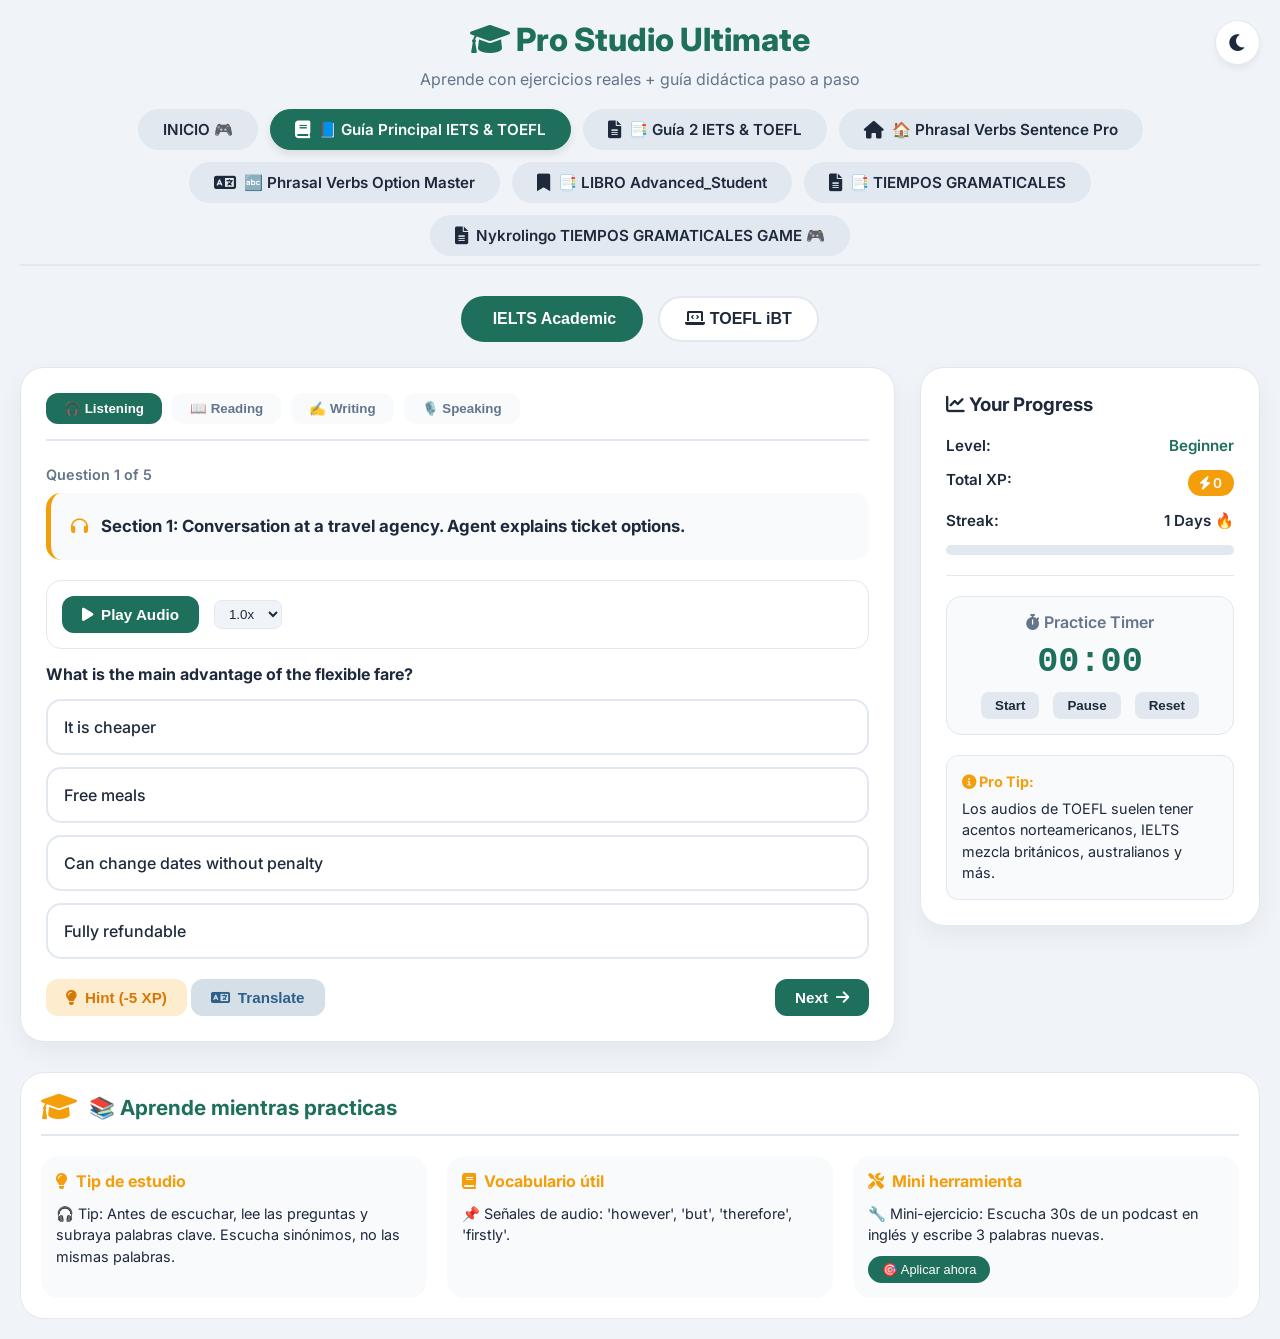
<file: guia.html>
<!DOCTYPE html>
<html lang="es">
<head>
  <meta charset="UTF-8">
  <meta name="viewport" content="width=device-width, initial-scale=1.0, viewport-fit=cover">
  <title>IELTS & TOEFL Pro Studio Ultimate</title>
  <link href="https://fonts.googleapis.com/css2?family=Inter:wght@300;400;600;700;800&display=swap" rel="stylesheet">
  <link rel="stylesheet" href="https://cdnjs.cloudflare.com/ajax/libs/font-awesome/6.0.0-beta3/css/all.min.css">
  <style>
    :root { 
        --primary: #1e6f5c; 
        --secondary: #2c5f8a; 
        --accent: #f59e0b; 
        --bg: #f0f4f8; 
        --card-bg: #ffffff;
        --text-main: #1e293b;
        --text-muted: #64748b;
        --border: #e2e8f0;
        --hover-bg: #f8fafc;
        --tab-active-bg: #1e6f5c;
        --tab-inactive-bg: #e2e8f0;
        --help-bg: #fef9e3;
    }

    body.dark {
        --bg: #0f172a;
        --card-bg: #1e293b;
        --text-main: #f8fafc;
        --text-muted: #94a3b8;
        --border: #334155;
        --hover-bg: #27364b;
        --tab-active-bg: #0f766e;
        --tab-inactive-bg: #1e293b;
        --help-bg: #2d3a2c;
    }
    
    * { margin: 0; padding: 0; box-sizing: border-box; }
    body { font-family: 'Inter', sans-serif; background: var(--bg); color: var(--text-main); transition: 0.3s; padding: 20px; }
    
    .container { max-width: 1400px; margin: auto; }

    /* Header & Theme Toggle */
    .header-main { text-align: center; margin-bottom: 20px; position: relative; }
    .header-main h1 { font-size: 2rem; font-weight: 800; color: var(--primary); margin-bottom: 10px;}
    .dark .header-main h1 { color: #34d399; }
    .theme-toggle { position: absolute; top: 0; right: 0; background: var(--card-bg); border: 1px solid var(--border); font-size: 1.2rem; cursor: pointer; border-radius: 50%; width: 45px; height: 45px; color: var(--text-main); transition: 0.3s; display: flex; align-items: center; justify-content: center; box-shadow: 0 4px 6px rgba(0,0,0,0.05);}
    .theme-toggle:hover { transform: scale(1.1); }

    /* Navegación entre HTML */
    .nav-tabs {
        display: flex;
        flex-wrap: wrap;
        justify-content: center;
        gap: 12px;
        margin-bottom: 30px;
        padding-bottom: 8px;
        border-bottom: 2px solid var(--border);
    }
    .tab-link {
        display: inline-flex;
        align-items: center;
        gap: 8px;
        padding: 10px 24px;
        background: var(--tab-inactive-bg);
        border-radius: 40px;
        font-weight: 600;
        color: var(--text-main);
        text-decoration: none;
        transition: 0.2s;
        font-size: 0.95rem;
        border: 1px solid transparent;
    }
    .tab-link i { font-size: 1.1rem; }
    .tab-link.active {
        background: var(--tab-active-bg);
        color: white;
        border-color: var(--primary);
        box-shadow: 0 4px 8px rgba(0,0,0,0.1);
    }
    .tab-link:hover:not(.active) {
        background: var(--hover-bg);
        transform: translateY(-2px);
    }

    /* Exam Tabs */
    .exam-tabs { display: flex; justify-content: center; gap: 15px; margin-bottom: 25px; flex-wrap: wrap; }
    .exam-btn { padding: 12px 25px; border-radius: 50px; border: none; font-weight: 700; cursor: pointer; background: var(--card-bg); color: var(--text-main); border: 2px solid var(--border); transition: 0.3s; font-size: 1rem; }
    .exam-btn.active.ielts { background: var(--primary); color: white; border-color: var(--primary); }
    .exam-btn.active.toefl { background: var(--secondary); color: white; border-color: var(--secondary); }

    /* Layout principal */
    .dashboard-layout { display: grid; grid-template-columns: 1fr 340px; gap: 25px; align-items: start; margin-bottom: 30px; }
    @media (max-width: 950px) { .dashboard-layout { grid-template-columns: 1fr; } }

    /* Cards */
    .card { background: var(--card-bg); border-radius: 24px; padding: 25px; box-shadow: 0 10px 25px rgba(0,0,0,0.05); border: 1px solid var(--border); }
    
    /* Skill Tabs */
    .skill-tabs { display: flex; gap: 10px; flex-wrap: wrap; margin-bottom: 25px; border-bottom: 2px solid var(--border); padding-bottom: 15px; }
    .skill-btn { padding: 8px 18px; border-radius: 12px; border: none; cursor: pointer; font-weight: 600; background: var(--hover-bg); color: var(--text-muted); transition: 0.3s; }
    .skill-btn.active { background: var(--primary); color: white; }

    /* Question Content */
    .content-box { background: var(--hover-bg); padding: 20px; border-radius: 15px; border-left: 5px solid var(--accent); margin-bottom: 20px; font-size: 1.05rem; line-height: 1.6; max-height: 300px; overflow-y: auto; }
    
    /* Audio */
    .audio-controls { display: flex; align-items: center; gap: 15px; margin-bottom: 15px; background: var(--card-bg); padding: 15px; border-radius: 15px; border: 1px solid var(--border); flex-wrap: wrap;}
    .speed-select { background: var(--bg); color: var(--text-main); border: 1px solid var(--border); border-radius: 8px; padding: 5px 10px; cursor: pointer; }

    /* Options */
    .option { padding: 16px; border: 2px solid var(--border); border-radius: 15px; margin-bottom: 12px; cursor: pointer; transition: 0.2s; font-weight: 500; background: var(--card-bg); }
    .option:hover { border-color: var(--primary); transform: translateX(5px); }
    .answered .option { pointer-events: none; opacity: 0.6; }
    .option.correct { border-color: #10b981; background: rgba(16, 185, 129, 0.1); color: #10b981; opacity: 1 !important; }
    .option.wrong { border-color: #ef4444; background: rgba(239, 68, 68, 0.1); color: #ef4444; opacity: 1 !important; }

    /* Writing & Speaking */
    .writing-area { width: 100%; height: 250px; padding: 15px; border: 2px solid var(--border); border-radius: 15px; background: var(--bg); color: var(--text-main); font-family: inherit; resize: vertical; margin-bottom: 10px; line-height: 1.5; }
    .record-btn { background: #ef4444; color: white; border: none; width: 80px; height: 80px; border-radius: 50%; font-size: 2rem; cursor: pointer; transition: 0.3s; display: block; margin: 30px auto; box-shadow: 0 4px 15px rgba(239,68,68,0.4); }
    .record-btn.recording { animation: pulse 1.5s infinite; background: #dc2626; }
    @keyframes pulse { 0% { box-shadow: 0 0 0 0 rgba(239,68,68,0.7); } 70% { box-shadow: 0 0 0 20px rgba(239,68,68,0); } 100% { box-shadow: 0 0 0 0 rgba(239,68,68,0); } }

    /* Buttons */
    .action-row { display: flex; justify-content: space-between; align-items: center; margin-top: 20px; flex-wrap: wrap; gap: 10px; }
    .btn { padding: 10px 20px; border-radius: 12px; border: none; font-weight: 600; cursor: pointer; transition: 0.2s; display: inline-flex; align-items: center; gap: 8px; font-size: 0.95rem; }
    .btn-hint { background: rgba(245, 158, 11, 0.2); color: #d97706; }
    .btn-translate { background: rgba(44, 95, 138, 0.2); color: var(--secondary); }
    .btn-next { background: var(--primary); color: white; }
    .btn-next:hover { opacity: 0.9; transform: translateY(-2px); }
    .dark .btn-hint { color: #fcd34d; }
    .dark .btn-translate { color: #bae6fd; }

    /* Feedback & Hints */
    .feedback-box { background: rgba(16, 185, 129, 0.1); border-left: 5px solid #10b981; padding: 15px; border-radius: 12px; margin-bottom: 20px; display: none; color: var(--text-main); }
    .hint-box { background: rgba(245, 158, 11, 0.1); border-left: 5px solid var(--accent); padding: 15px; border-radius: 12px; margin-bottom: 20px; display: none; color: var(--text-main); }

    /* Sidebar Progress & Timer */
    .stat-row { display: flex; justify-content: space-between; margin-bottom: 15px; font-weight: 600; font-size: 0.95rem; }
    .xp-badge { background: var(--accent); color: white; padding: 5px 12px; border-radius: 50px; font-size: 0.85rem; }
    .progress-container { height: 10px; background: var(--border); border-radius: 10px; overflow: hidden; margin: 15px 0; }
    .progress-bar { height: 100%; background: linear-gradient(90deg, var(--primary), #34d399); width: 0%; transition: 0.8s; }
    
    .timer-panel { background: var(--hover-bg); border-radius: 15px; padding: 15px; margin-bottom: 20px; text-align: center; border: 1px solid var(--border); }
    .timer-display { font-family: monospace; font-size: 2.2rem; font-weight: 700; color: var(--primary); margin: 10px 0; display: block; }
    .dark .timer-display { color: #34d399; }
    .timer-btn { background: var(--border); border: none; padding: 6px 14px; border-radius: 8px; cursor: pointer; font-weight: 600; color: var(--text-main); margin: 0 5px; transition: 0.2s;}
    .timer-btn:hover { background: var(--primary); color: white; }

    /* Panel de ayuda contextual (mejorado didácticamente) */
    .help-panel {
        margin-top: 30px;
        background: var(--card-bg);
        border-radius: 24px;
        padding: 20px;
        border: 1px solid var(--border);
    }
    .help-header {
        display: flex;
        align-items: center;
        gap: 12px;
        margin-bottom: 20px;
        border-bottom: 2px solid var(--border);
        padding-bottom: 12px;
    }
    .help-header h3 {
        font-size: 1.3rem;
        color: var(--primary);
    }
    .help-grid {
        display: grid;
        grid-template-columns: repeat(auto-fit, minmax(280px, 1fr));
        gap: 20px;
    }
    .help-card {
        background: var(--hover-bg);
        border-radius: 18px;
        padding: 15px;
    }
    .help-card h4 {
        color: var(--accent);
        margin-bottom: 12px;
        display: flex;
        align-items: center;
        gap: 8px;
    }
    .tip-text, .vocab-text {
        font-size: 0.9rem;
        line-height: 1.5;
    }
    .tool-btn {
        background: var(--primary);
        color: white;
        border: none;
        border-radius: 30px;
        padding: 6px 14px;
        font-size: 0.8rem;
        margin-top: 10px;
        cursor: pointer;
        transition: 0.2s;
    }
    .tool-btn:hover {
        opacity: 0.9;
        transform: scale(0.98);
    }
    .random-topic {
        background: var(--card-bg);
        padding: 10px;
        border-radius: 14px;
        margin: 10px 0;
        font-size: 0.9rem;
        border-left: 3px solid var(--accent);
    }
    .badge {
        background: var(--accent);
        color: white;
        border-radius: 20px;
        padding: 2px 8px;
        font-size: 0.7rem;
        margin-left: 8px;
    }
  </style>
</head>
<body>

<div class="container">
    <header class="header-main">
        <h1><i class="fas fa-graduation-cap"></i> Pro Studio Ultimate</h1>
        <p style="color: var(--text-muted);">Aprende con ejercicios reales + guía didáctica paso a paso</p>
        <button class="theme-toggle" id="themeToggle" onclick="toggleTheme()"><i class="fas fa-moon"></i></button>
    </header>

    <!-- Pestañas de navegación entre páginas -->
    <nav class="nav-tabs">
    <a href="index.html" class="tab-link"></i>  INICIO 🎮</a>
    <a href="guia.html" class="tab-link active"><i class="fas fa-book"></i> 📘 Guía Principal IETS & TOEFL</a>
    <a href="guia%202.html" class="tab-link"><i class="fas fa-file-alt"></i> 📑 Guía 2 IETS & TOEFL</a>
    <a href="Sentence Master Pro.html" class="tab-link"><i class="fas fa-home"></i> 🏠 Phrasal Verbs Sentence Pro</a>
    <a href="phrasalverbs.html" class="tab-link"><i class="fas fa-language"></i> 🔤 Phrasal Verbs Option Master</a>
    <a href="libro - copia.html" class="tab-link"><i class="fas fa-bookmark"></i> 📑 LIBRO Advanced_Student</a>
    <a href="tiempos.html" class="tab-link"><i class="fas fa-file-alt"></i> 📑 TIEMPOS GRAMATICALES</a>
    <a href="nykrolingo tiempos gramaticales.html" class="tab-link"><i class="fas fa-file-alt"></i>  Nykrolingo TIEMPOS GRAMATICALES GAME 🎮</a>
    
</nav>


    <div class="exam-tabs">
        <button class="exam-btn active ielts" onclick="setExam('ielts', this)"><i class="fab fa-british"></i> IELTS Academic</button>
        <button class="exam-btn toefl" onclick="setExam('toefl', this)"><i class="fas fa-laptop-code"></i> TOEFL iBT</button>
    </div>

    <div class="dashboard-layout">
        <main class="card">
            <div class="skill-tabs" id="skillTabs">
                <button class="skill-btn active" onclick="setSkill('listening', this)">🎧 Listening</button>
                <button class="skill-btn" onclick="setSkill('reading', this)">📖 Reading</button>
                <button class="skill-btn" onclick="setSkill('writing', this)">✍️ Writing</button>
                <button class="skill-btn" onclick="setSkill('speaking', this)">🎙️ Speaking</button>
            </div>

            <div style="display: flex; justify-content: space-between; margin-bottom: 10px; font-size: 0.9rem; color: var(--text-muted); font-weight: 600;">
                <span id="questionCounter">Question 1 of X</span>
            </div>

            <div id="hintArea" class="hint-box"></div>
            <div id="feedbackArea" class="feedback-box"></div>
            
            <div id="content-area"></div>

            <div class="action-row">
                <div>
                    <button class="btn btn-hint" onclick="showHint()"><i class="fas fa-lightbulb"></i> Hint (-5 XP)</button>
                    <button class="btn btn-translate" onclick="toggleTranslation()"><i class="fas fa-language"></i> Translate</button>
                </div>
                <button class="btn btn-next" onclick="nextQuestion()">Next <i class="fas fa-arrow-right"></i></button>
            </div>
        </main>

        <aside class="card">
            <h3 style="margin-bottom: 20px;"><i class="fas fa-chart-line"></i> Your Progress</h3>
            <div class="stat-row"><span>Level:</span> <span id="userLevel" style="color: var(--primary);">Beginner</span></div>
            <div class="stat-row"><span>Total XP:</span> <span class="xp-badge"><i class="fas fa-bolt"></i> <span id="xpCount">0</span></span></div>
            <div class="stat-row"><span>Streak:</span> <span id="streakCount">0 Days 🔥</span></div>
            
            <div class="progress-container">
                <div class="progress-bar" id="progressBar"></div>
            </div>
            
            <hr style="border: 0; border-top: 1px solid var(--border); margin: 20px 0;">

            <div class="timer-panel">
                <div style="font-weight: 600; color: var(--text-muted);"><i class="fas fa-stopwatch"></i> Practice Timer</div>
                <span class="timer-display" id="timerDisplay">00:00</span>
                <div>
                    <button class="timer-btn" onclick="startTimer()">Start</button>
                    <button class="timer-btn" onclick="pauseTimer()">Pause</button>
                    <button class="timer-btn" onclick="resetTimer()">Reset</button>
                </div>
            </div>

            <div style="background: var(--hover-bg); padding: 15px; border-radius: 12px; font-size: 0.9rem; border: 1px solid var(--border); line-height: 1.5;">
                <strong style="color: var(--accent); display: block; margin-bottom: 5px;"><i class="fas fa-info-circle"></i> Pro Tip:</strong>
                <span id="proTip">Consistent daily practice builds neural pathways faster than cramming.</span>
            </div>
        </aside>
    </div>

    <!-- Panel de ayuda contextual (tips, vocabulario, mini herramienta) -->
    <div class="help-panel" id="helpPanel">
        <div class="help-header">
            <i class="fas fa-graduation-cap" style="font-size: 1.8rem; color: var(--accent);"></i>
            <h3>📚 Aprende mientras practicas</h3>
        </div>
        <div class="help-grid" id="helpGrid">
            <!-- Contenido dinámico según la habilidad -->
        </div>
    </div>
</div>

<script>
    // ==================== ESTADO GLOBAL ====================
    let currentExam = 'ielts';
    let currentSkill = 'listening';
    let currentIndex = 0;
    let isTranslated = false;
    let xp = parseInt(localStorage.getItem('studio_xp')) || 0;
    let streak = parseInt(localStorage.getItem('studio_streak')) || 1;
    let isDarkMode = localStorage.getItem('studio_theme') === 'dark';
    const proTips = [
        "En Listening, no escuches palabra por palabra; busca la idea general y los sinónimos.",
        "En Reading, escanea (scan) buscando nombres propios, fechas y números antes de leer a detalle.",
        "Para el Speaking, la fluidez es más importante que usar un vocabulario perfecto pero pausado.",
        "En el Writing, dedica siempre 3-5 minutos iniciales a estructurar tu ensayo en papel.",
        "Los audios de TOEFL suelen tener acentos norteamericanos, IELTS mezcla británicos, australianos y más.",
        "Toma notas rápidas usando símbolos e iniciales, nunca oraciones completas."
    ];

    // ==================== BASE DE DATOS MEJORADA (muchas más preguntas) ====================
    const db = {
        ielts: {
            listening: [
                { text: "Section 1: Conversation at a travel agency. Agent explains ticket options.", text_es: "Sección 1: Conversación agencia viajes.", script: "Agent: The flexible fare allows you to change dates without penalty. Customer: I'll take that.", question: "What is the main advantage of the flexible fare?", question_es: "¿Principal ventaja de tarifa flexible?", options: ["It is cheaper", "Free meals", "Can change dates without penalty", "Fully refundable"], options_es: ["Más barata", "Comidas gratis", "Cambiar fechas sin multa", "Reembolsable"], correct: 2, hint: "Listen for 'change dates'.", explanation: "The agent says change dates without penalty." },
                { text: "Section 2: Tour of a sports center.", text_es: "Sección 2: Centro deportivo.", script: "Guide: Turn right past reception for squash courts.", question: "Where are squash courts?", question_es: "¿Dónde están las canchas?", options: ["Next to pool", "Right past reception", "Outside", "Straight ahead"], options_es: ["Junto piscina", "Derecha pasando recepción", "Afuera", "Todo recto"], correct: 1, hint: "Direction relative to reception.", explanation: "Turn right past reception." },
                { text: "Section 3: Two students discussing renewable energy project.", text_es: "Sección 3: Estudiantes proyecto energías renovables.", script: "John: The data on solar costs is outdated. Sarah: I found a 2023 report.", question: "What problem did John have?", question_es: "¿Qué problema tuvo John?", options: ["Expensive panels", "Outdated data", "Missing textbooks", "Sarah didn't help"], options_es: ["Paneles caros", "Datos desactualizados", "Faltan libros", "Sarah no ayudó"], correct: 1, hint: "What does 'outdated' mean?", explanation: "Outdated means not current." },
                { text: "Section 4: Lecture about ancient civilizations.", text_es: "Sección 4: Conferencia civilizaciones antiguas.", script: "Professor: The Mayans developed a complex writing system called glyphs.", question: "What writing system did the Mayans use?", question_es: "¿Qué sistema de escritura usaban los mayas?", options: ["Alphabet", "Glyphs", "Cuneiform", "Hieroglyphs"], options_es: ["Alfabeto", "Glifos", "Cuneiforme", "Jeroglíficos"], correct: 1, hint: "Listen for the specific name.", explanation: "Professor says 'glyphs'." },
                { text: "Section 5: Conversation at a university library.", text_es: "Sección 5: Conversación biblioteca universitaria.", script: "Librarian: Reference books cannot be borrowed, but you can photocopy pages.", question: "What can the student do with reference books?", question_es: "¿Qué puede hacer el estudiante con libros de referencia?", options: ["Borrow them", "Photocopy pages", "Take home", "Read only in library"], options_es: ["Tomar prestados", "Fotocopiar páginas", "Llevar a casa", "Leer solo en biblioteca"], correct: 1, hint: "Listen for 'photocopy'.", explanation: "Librarian suggests photocopying." }
            ],
            reading: [
                { text: "Skyscrapers evolved thanks to elevators and steel frames. Before these, load-bearing walls limited height.", text_es: "Rascacielos gracias a ascensores y acero.", question: "Why were older buildings short?", question_es: "¿Por qué antiguos edificios bajos?", options: ["People preferred short", "Steel expensive", "Limitations of load-bearing walls", "Elevators slow"], options_es: ["Preferencia", "Acero caro", "Limitaciones muros carga", "Ascensores lentos"], correct: 2, hint: "Look at 'load-bearing walls'.", explanation: "Masonry walls limited height." },
                { text: "Cacao was consumed as a bitter, spicy drink by Mayans and Aztecs, unlike today's sweet chocolate.", text_es: "Cacao bebida amarga por Mayas y Aztecas.", question: "How did Mayans consume cacao?", question_es: "¿Cómo consumían cacao los Mayas?", options: ["Sweet bars", "Bitter spicy drink", "Medicine", "With milk"], options_es: ["Barras dulces", "Bebida amarga picante", "Medicina", "Con leche"], correct: 1, hint: "Find the description.", explanation: "They drank it as a bitter, spicy drink." },
                { text: "Sleep deprivation in teens: circadian rhythm shift delays sleep onset, making early school start times problematic.", text_es: "Falta de sueño en adolescentes.", question: "What makes early school start times problematic?", question_es: "¿Qué hace problemático el inicio temprano?", options: ["Too much homework", "Circadian rhythm delay", "Screen time", "Lack of exercise"], options_es: ["Mucha tarea", "Retraso ritmo circadiano", "Pantallas", "Falta ejercicio"], correct: 1, hint: "Biologically incompatible.", explanation: "Natural delay in circadian rhythms." },
                { text: "The Industrial Revolution caused urbanization as people moved to cities for factory work.", text_es: "Revolución Industrial causó urbanización.", question: "What caused urbanization?", question_es: "¿Qué causó la urbanización?", options: ["Better farming", "Factory jobs", "Government laws", "Population decrease"], options_es: ["Mejor agricultura", "Trabajos en fábricas", "Leyes", "Disminución población"], correct: 1, hint: "Why did people flock to cities?", explanation: "Seeking factory work." },
                { text: "Photosynthesis stores energy in carbohydrate molecules like sugars.", text_es: "Fotosíntesis almacena energía en carbohidratos.", question: "Where is energy stored?", question_es: "¿Dónde se almacena energía?", options: ["Sunlight", "CO2", "Carbohydrate molecules", "Water"], options_es: ["Luz solar", "CO2", "Moléculas carbohidratos", "Agua"], correct: 2, hint: "'stored in' phrase.", explanation: "In carbohydrate molecules." }
            ],
            writing: [
                { text: "Task 1: The chart shows number of men and women in further education in Britain.", text_es: "Tarea 1: Gráfico educación superior.", hint: "Start with an overview. No personal opinion.", type: "writing" },
                { text: "Task 2: Some believe unpaid community service should be compulsory in high school. Discuss.", text_es: "Tarea 2: Servicio comunitario obligatorio.", hint: "250 words, intro, 2 body, conclusion.", type: "writing" },
                { text: "Task 2: Technology has made our lives easier, but also more stressful. To what extent do you agree?", text_es: "Tarea 2: Tecnología facilita pero estresa.", hint: "Give examples of both sides.", type: "writing" },
                { text: "Task 1: The table below shows the percentage of households with internet access in five countries.", text_es: "Tarea 1: Tabla acceso a internet.", hint: "Compare highest and lowest.", type: "writing" },
                { text: "Task 2: Some people think that governments should spend more money on railways than roads. Do you agree?", text_es: "Tarea 2: ¿Más dinero en trenes que carreteras?", hint: "Use conditional structures.", type: "writing" }
            ],
            speaking: [
                { text: "Part 1: Let's talk about your hometown. Where is it? What is it known for?", text_es: "Parte 1: Tu ciudad natal.", hint: "Answer with 2-3 sentences.", type: "speaking" },
                { text: "Part 2: Describe a book that influenced you. You should say: what, when, why.", text_es: "Parte 2: Libro que te influenció.", hint: "Speak for 1.5-2 minutes.", type: "speaking" },
                { text: "Part 1: Do you prefer to work in a team or alone? Why?", text_es: "Parte 1: ¿Trabajo en equipo o solo?", hint: "Give two reasons.", type: "speaking" },
                { text: "Part 2: Describe a memorable trip you took.", text_es: "Parte 2: Viaje memorable.", hint: "Include details about place, activities, feelings.", type: "speaking" },
                { text: "Part 3: How has technology changed the way people communicate?", text_es: "Parte 3: ¿Cómo ha cambiado la tecnología la comunicación?", hint: "Compare past and present.", type: "speaking" }
            ]
        },
        toefl: {
            listening: [
                { text: "Biology Lecture: Dolphin echolocation used for social interactions.", text_es: "Clase: Ecolocalización delfines.", script: "Professor: Echolocation helps identify emotional states.", question: "Besides hunting, what is echolocation used for?", question_es: "¿Otro uso de ecolocalización?", options: ["Navigation", "Social interactions", "Avoid boats", "Find water"], options_es: ["Navegación", "Interacciones sociales", "Evitar barcos", "Encontrar agua"], correct: 1, hint: "Listen for 'complex social interactions'.", explanation: "Professor mentions social interactions." },
                { text: "Campus Conversation: Student needs reference books.", text_es: "Conversación: Libros de referencia.", script: "Librarian: Reference books cannot leave, but you can make copies.", question: "What is the solution?", question_es: "¿Solución?", options: ["Borrow one day", "Buy online", "Make copies", "Ask professor"], options_es: ["Prestar un día", "Comprar online", "Hacer copias", "Preguntar profesor"], correct: 2, hint: "Listen for 'copies'.", explanation: "Make copies in library." },
                { text: "Art History: Oil paint allowed blending colors.", text_es: "Historia del arte: Pintura al óleo.", script: "Professor: Oil dries slowly, enabling gradients.", question: "Why was oil paint a breakthrough?", question_es: "¿Por qué avance?", options: ["Cheaper", "Dried instantly", "Allowed blending", "Easier to make"], options_es: ["Más barata", "Secado instantáneo", "Permitía mezclar", "Más fácil"], correct: 2, hint: "Advantage of slow drying.", explanation: "Blending colors." },
                { text: "Geology Lecture: Plate tectonics cause earthquakes.", text_es: "Geología: Tectónica de placas.", script: "Professor: When plates grind against each other, energy is released as earthquakes.", question: "What causes earthquakes?", question_es: "¿Qué causa terremotos?", options: ["Volcanoes", "Plate movement", "Erosion", "Human activity"], options_es: ["Volcanes", "Movimiento placas", "Erosión", "Actividad humana"], correct: 1, hint: "Plates grinding.", explanation: "Release of energy from plate movement." },
                { text: "Psychology: Short-term memory can hold 7±2 items.", text_es: "Psicología: Memoria a corto plazo.", script: "Professor: George Miller's theory says 7 plus or minus 2 chunks.", question: "How many items can short-term memory hold?", question_es: "¿Cuántos elementos?", options: ["3-5", "5-9", "10-12", "1-3"], options_es: ["3-5", "5-9", "10-12", "1-3"], correct: 1, hint: "7±2.", explanation: "5 to 9 items." }
            ],
            reading: [
                { text: "Photosynthesis stores energy in carbohydrate molecules.", text_es: "Fotosíntesis almacena energía.", question: "Where is chemical energy stored?", question_es: "¿Dónde se almacena?", options: ["Sunlight", "CO2", "Carbohydrate molecules", "Roots"], options_es: ["Luz solar", "CO2", "Moléculas carbohidratos", "Raíces"], correct: 2, hint: "'stored in'", explanation: "In carbohydrate molecules." },
                { text: "The Industrial Revolution increased urbanization due to factory jobs.", text_es: "Revolución Industrial urbanización.", question: "What caused urbanization?", question_es: "¿Causa de urbanización?", options: ["Better tools", "Factory work", "Government", "Population drop"], options_es: ["Mejores herramientas", "Trabajo en fábricas", "Gobierno", "Caída población"], correct: 1, hint: "Why people moved to cities.", explanation: "Seeking factory work." },
                { text: "Bird migration optimizes food and breeding habitats.", text_es: "Migración de aves optimiza alimento.", question: "Primary reason for migration?", question_es: "¿Razón principal?", options: ["Escape predators", "Optimize food/breeding", "Avoid humans", "Practice flying"], options_es: ["Escapar depredadores", "Optimizar alimento/cría", "Evitar humanos", "Practicar vuelo"], correct: 1, hint: "What they optimize.", explanation: "Food and breeding habitats." },
                { text: "Climate change is causing sea levels to rise due to thermal expansion and melting ice.", text_es: "Cambio climático sube nivel del mar.", question: "What are two causes of sea level rise?", question_es: "¿Dos causas?", options: ["Wind and waves", "Thermal expansion and ice melt", "Rain and evaporation", "Tides and currents"], options_es: ["Viento y olas", "Expansión térmica y deshielo", "Lluvia y evaporación", "Mareas y corrientes"], correct: 1, hint: "Thermal expansion, ice melt.", explanation: "Both contribute." },
                { text: "Renewable energy sources like solar and wind are intermittent.", text_es: "Energías renovables intermitentes.", question: "What does 'intermittent' mean in this context?", question_es: "¿Qué significa 'intermittent'?", options: ["Constant", "Unreliable", "Not continuous", "Cheap"], options_es: ["Constante", "No confiable", "No continuo", "Barato"], correct: 2, hint: "Not always available.", explanation: "Energy production varies." }
            ],
            writing: [
                { text: "Independent: Is it better to work in teams or alone? Use reasons.", text_es: "Independiente: ¿Trabajo en equipo o solo?", hint: "Clear stance, 300 words.", type: "writing" },
                { text: "Academic Discussion: Most significant invention of 20th century? Computer vs airplane.", text_es: "Discusión: Invento más significativo.", hint: "Acknowledge others, add your view.", type: "writing" },
                { text: "Integrated Writing: Summarize a lecture and reading about urban planning.", text_es: "Escritura integrada: Planificación urbana.", hint: "Compare points from both sources.", type: "writing" },
                { text: "Independent: Do you agree that university education should be free for all?", text_es: "Independiente: ¿Educación universitaria gratuita?", hint: "Discuss economic and social impacts.", type: "writing" },
                { text: "Academic Discussion: Should companies allow remote work permanently?", text_es: "Discusión: ¿Trabajo remoto permanente?", hint: "Give two specific examples.", type: "writing" }
            ],
            speaking: [
                { text: "Independent: Prefer small town or big city? Why?", text_es: "Independiente: ¿Pueblo o ciudad?", hint: "15 sec prep, 45 sec speak.", type: "speaking" },
                { text: "Integrated: University plans to pave dirt path. Summarize and give opinion.", text_es: "Integrado: Pavimentar camino.", hint: "State opinion with reasons.", type: "speaking" },
                { text: "Independent: What is the most important quality in a friend?", text_es: "Independiente: Cualidad importante en amigo.", hint: "Give personal example.", type: "speaking" },
                { text: "Integrated: Campus announcement about new cafeteria hours. Do you agree?", text_es: "Integrado: Nuevo horario cafetería.", hint: "Summarize then agree/disagree.", type: "speaking" },
                { text: "Independent: Describe a skill you would like to learn and why.", text_es: "Independiente: Habilidad que te gustaría aprender.", hint: "Explain benefits.", type: "speaking" }
            ]
        }
    };

    // ==================== FUNCIONES PRINCIPALES ====================
    function init() { 
        if(isDarkMode) document.body.classList.add('dark'); 
        updateStatsUI(); 
        updateProTip(); 
        render(); 
        updateHelpPanel();
    }

    function render() { 
        const list = db[currentExam][currentSkill]; 
        if(!list || !list[currentIndex]) return; 
        const q = list[currentIndex]; 
        document.getElementById('questionCounter').innerText = `Question ${currentIndex+1} of ${list.length}`; 
        const area = document.getElementById('content-area'); 
        document.getElementById('hintArea').style.display = 'none'; 
        document.getElementById('feedbackArea').style.display = 'none'; 
        area.classList.remove('answered'); 
        let html = ''; 
        if(q.text) html += `<div class="content-box"><i class="${currentSkill === 'listening' ? 'fas fa-headphones' : (currentSkill === 'reading' ? 'fas fa-book-open' : 'fas fa-pen-nib')}" style="color:var(--accent); margin-right:8px;"></i> <strong>${isTranslated && q.text_es ? q.text_es : q.text}</strong></div>`; 
        if(q.options) { 
            if(currentSkill === 'listening' && q.script) html += `<div class="audio-controls"><button class="btn" style="background:var(--primary);color:white;" onclick="playAudio('${q.script.replace(/'/g, "\\'")}')"><i class="fas fa-play"></i> Play Audio</button><select id="audioSpeed" class="speed-select"><option value="0.8">0.8x</option><option value="1.0" selected>1.0x</option><option value="1.2">1.2x</option></select></div>`; 
            html += `<p style="font-weight:700; margin-bottom:15px;">${isTranslated && q.question_es ? q.question_es : q.question}</p>`; 
            const opts = isTranslated && q.options_es ? q.options_es : q.options; 
            opts.forEach((opt,i) => { html += `<div class="option" onclick="checkAnswer(this, ${i}, ${q.correct})">${opt}</div>`; }); 
        } else if(q.type === 'writing') { 
            html += `<textarea class="writing-area" placeholder="${isTranslated ? 'Escribe tu respuesta aquí...' : 'Type your answer here...'}" onkeyup="countWords(this)"></textarea><div style="text-align:right; font-size:0.85rem;">Word Count: <span id="wordCount">0</span></div><button class="btn btn-next" style="margin-top:10px; width:100%; justify-content:center;" onclick="addXP(15); showFeedback('✅ Borrador guardado. ¡Buen trabajo practicando escritura!');"><i class="fas fa-save"></i> Submit Draft</button>`; 
        } else if(q.type === 'speaking') { 
            html += `<div style="text-align:center; padding:20px;"><div style="font-size:3rem;"><i class="fas fa-microphone-alt"></i></div><button class="record-btn" id="recordBtn" onclick="toggleRecording()"><i class="fas fa-microphone"></i></button><p id="recordStatus">Click to start recording</p></div>`; 
        } 
        area.innerHTML = html; 
        updateHelpPanel();
    }

    function updateHelpPanel() {
        const helpData = {
            listening: { tips: "🎧 Tip: Antes de escuchar, lee las preguntas y subraya palabras clave. Escucha sinónimos, no las mismas palabras.", vocab: "📌 Señales de audio: 'however', 'but', 'therefore', 'firstly'.", tool: "🔧 Mini-ejercicio: Escucha 30s de un podcast en inglés y escribe 3 palabras nuevas." },
            reading: { tips: "📖 Tip: Usa 'skimming' para idea general y 'scanning' para datos específicos. No leas cada palabra.", vocab: "📌 Conectores: 'in contrast', 'moreover', 'consequently'.", tool: "🔧 Práctica: Toma un texto y en 1 minuto identifica la idea principal de cada párrafo." },
            writing: { tips: "✍️ Tip: Planifica tu ensayo: Introducción (parafrasea), 2 párrafos (idea + ejemplo), Conclusión (resumen).", vocab: "📌 Frases útiles: 'It is widely believed that...', 'From my perspective...'", tool: "🔧 Generador: Escribe 3 conectores y crea una oración con cada uno." },
            speaking: { tips: "🎙️ Tip: La fluidez es clave. Si olvidas una palabra, parafrasea. Grábate y escucha.", vocab: "📌 Expresiones: 'Well, that's an interesting question...', 'Let me think...'", tool: "🔧 Reto: Responde 'Describe your favorite hobby' durante 45 segundos." }
        };
        const data = helpData[currentSkill];
        if (data) {
            document.getElementById('helpGrid').innerHTML = `
                <div class="help-card"><h4><i class="fas fa-lightbulb"></i> Tip de estudio</h4><div class="tip-text">${data.tips}</div></div>
                <div class="help-card"><h4><i class="fas fa-book"></i> Vocabulario útil</h4><div class="vocab-text">${data.vocab}</div></div>
                <div class="help-card"><h4><i class="fas fa-tools"></i> Mini herramienta</h4><div class="vocab-text">${data.tool}</div><button class="tool-btn" onclick="useMiniTool('${currentSkill}')">🎯 Aplicar ahora</button></div>
            `;
        }
    }

    function useMiniTool(skill) {
        let msg = "";
        if (skill === 'listening') msg = "🎧 Escucha 30 segundos de audio (usa el botón Play) y escribe 3 palabras clave.";
        else if (skill === 'reading') msg = "📖 En el texto actual, identifica la palabra más importante de cada párrafo en 1 minuto.";
        else if (skill === 'writing') msg = "✍️ Escribe 3 conectores y una oración de ejemplo para cada uno.";
        else if (skill === 'speaking') msg = "🎙️ Grábate respondiendo 'What is your favorite place in your city?' durante 45 segundos.";
        alert(msg);
        addXP(2);
        showFeedback("✨ +2 XP por practicar con la mini herramienta.");
    }

    function setExam(exam, el) { currentExam = exam; currentIndex = 0; document.querySelectorAll('.exam-btn').forEach(btn => btn.classList.remove('active','ielts','toefl')); el.classList.add('active', exam); updateProTip(); render(); }
    function setSkill(skill, el) { currentSkill = skill; currentIndex = 0; document.querySelectorAll('.skill-btn').forEach(btn => btn.classList.remove('active')); el.classList.add('active'); updateProTip(); render(); }
    function toggleTranslation() { isTranslated = !isTranslated; render(); }
    function updateProTip() { document.getElementById('proTip').innerText = proTips[Math.floor(Math.random() * proTips.length)]; }
    
    function playAudio(text) { window.speechSynthesis.cancel(); const utterance = new SpeechSynthesisUtterance(text); utterance.lang = currentExam === 'ielts' ? 'en-GB' : 'en-US'; const speed = document.getElementById('audioSpeed')?.value; if (speed) utterance.rate = parseFloat(speed); window.speechSynthesis.speak(utterance); }

    let isRecording = false, recordingTimeout;
    function toggleRecording() { const btn = document.getElementById('recordBtn'); const status = document.getElementById('recordStatus'); isRecording = !isRecording; if (isRecording) { btn.classList.add('recording'); btn.innerHTML = '<i class="fas fa-stop"></i>'; status.innerText = "Recording... Speak clearly."; recordingTimeout = setTimeout(() => { if (isRecording) toggleRecording(); }, 60000); } else { clearTimeout(recordingTimeout); btn.classList.remove('recording'); btn.innerHTML = '<i class="fas fa-microphone"></i>'; status.innerText = "Audio saved! +10 XP"; addXP(10); setTimeout(() => { status.innerText = "Click to record again"; }, 3000); } }

    function countWords(textarea) { const text = textarea.value.trim(); const count = text === '' ? 0 : text.split(/\s+/).length; if (document.getElementById('wordCount')) document.getElementById('wordCount').innerText = count; }

    function checkAnswer(el, selected, correct) { const area = document.getElementById('content-area'); if (area.classList.contains('answered')) return; const q = db[currentExam][currentSkill][currentIndex]; area.classList.add('answered'); if (selected === correct) { el.classList.add('correct'); addXP(15); showFeedback(`✨ <strong>Correcto! (+15 XP)</strong><br><br>${q.explanation || '¡Bien hecho! Sigue así.'}`); } else { el.classList.add('wrong'); const options = area.querySelectorAll('.option'); options[correct].classList.add('correct'); showFeedback(`❌ <strong>Incorrecto.</strong><br><br>${q.explanation || 'La respuesta correcta es la opción ' + (correct+1) + '. Revisa la explicación.'}`); } }

    function addXP(amount) { xp = Math.max(0, xp + amount); localStorage.setItem('studio_xp', xp); updateStatsUI(); }
    function updateStatsUI() { document.getElementById('xpCount').innerText = xp; document.getElementById('streakCount').innerText = `${streak} Days 🔥`; let progress = (xp % 100); document.getElementById('progressBar').style.width = progress + "%"; let level = "Beginner"; if (xp >= 100) level = "Intermediate"; if (xp >= 300) level = "Advanced"; if (xp >= 600) level = "Pro Mastery"; document.getElementById('userLevel').innerText = level; }
    function showHint() { const q = db[currentExam][currentSkill][currentIndex]; if (q && q.hint) { document.getElementById('hintArea').innerHTML = `<strong>💡 Hint:</strong> ${q.hint}`; document.getElementById('hintArea').style.display = 'block'; addXP(-5); } }
    function showFeedback(msg) { const fb = document.getElementById('feedbackArea'); fb.innerHTML = msg; fb.style.display = 'block'; }
    function nextQuestion() { currentIndex++; const max = db[currentExam][currentSkill].length; if (currentIndex >= max) { currentIndex = 0; alert("🎉 ¡Completaste todas las preguntas de esta sección! Volvemos al inicio para repasar."); } updateProTip(); render(); }
    function toggleTheme() { isDarkMode = !isDarkMode; document.body.classList.toggle('dark', isDarkMode); localStorage.setItem('studio_theme', isDarkMode ? 'dark' : 'light'); const icon = document.querySelector('#themeToggle i'); icon.className = isDarkMode ? 'fas fa-sun' : 'fas fa-moon'; }
    let timerInterval, seconds = 0;
    function updateTimerDisplay() { const m = String(Math.floor(seconds / 60)).padStart(2, '0'); const s = String(seconds % 60).padStart(2, '0'); document.getElementById('timerDisplay').innerText = `${m}:${s}`; }
    function startTimer() { if (!timerInterval) timerInterval = setInterval(() => { seconds++; updateTimerDisplay(); }, 1000); }
    function pauseTimer() { clearInterval(timerInterval); timerInterval = null; }
    function resetTimer() { pauseTimer(); seconds = 0; updateTimerDisplay(); }
    if (isDarkMode) document.querySelector('#themeToggle i').className = 'fas fa-sun';
    
    init();
</script>
</body>
</html>
</file>
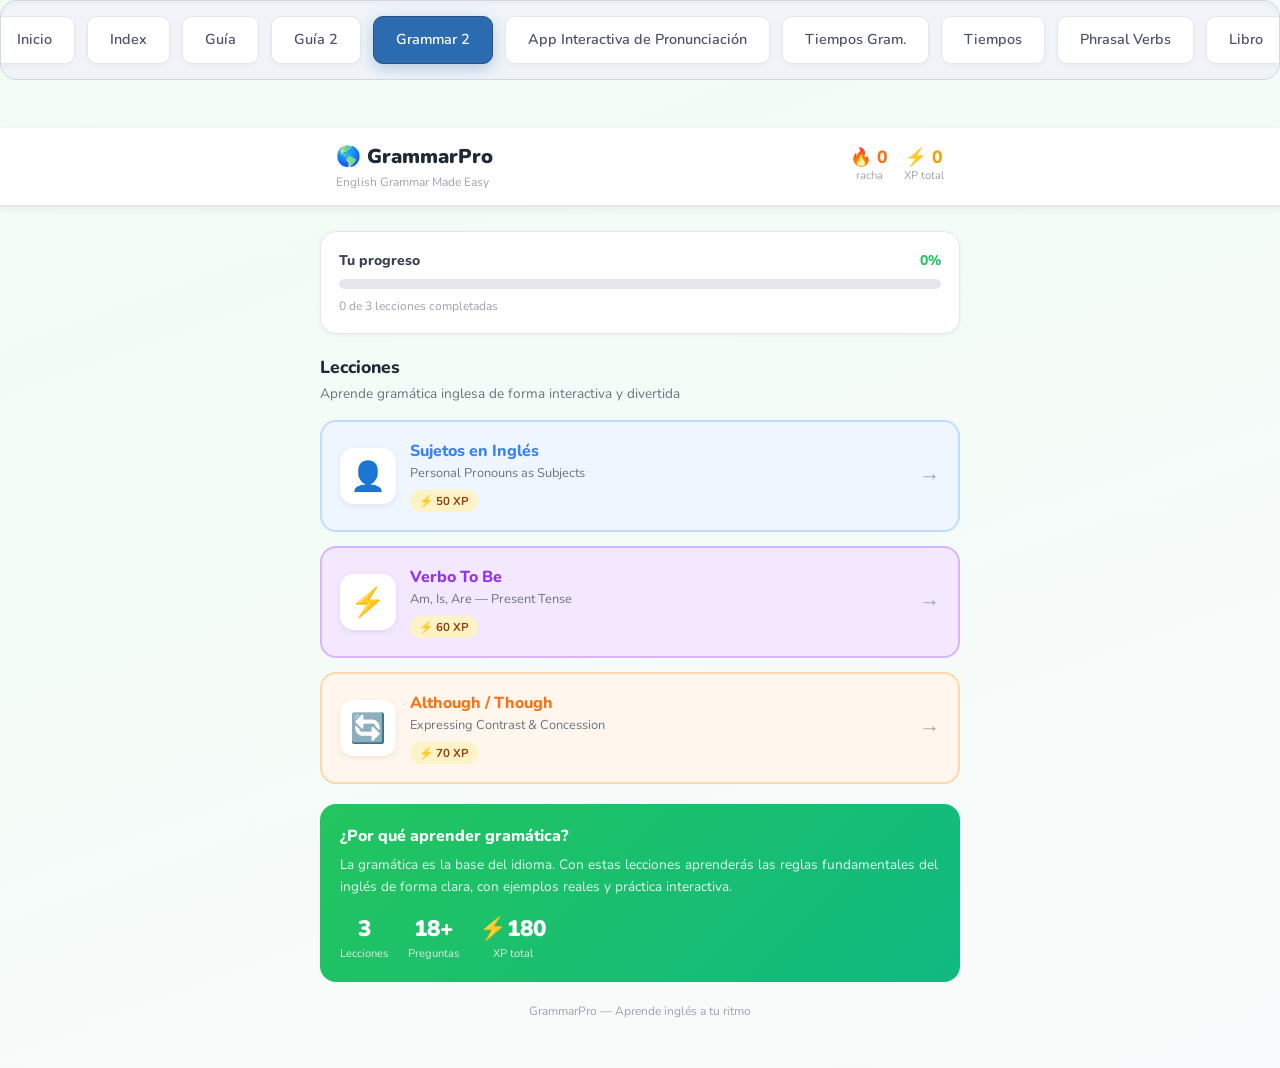
<file: kybalingo grammar 2.html>
<!DOCTYPE html>
<html lang="es">
<head>
<meta charset="UTF-8" />
<meta name="viewport" content="width=device-width, initial-scale=1.0" />
<title>GrammarPro — English Grammar Made Easy</title>
<style>
  @import url('https://fonts.googleapis.com/css2?family=Nunito:wght@400;600;700;800;900&display=swap');
  *, *::before, *::after { box-sizing: border-box; margin: 0; padding: 0; }
  :root {
    --green: #22c55e; --green-dark: #16a34a; --green-light: #dcfce7;
    --blue: #3b82f6; --blue-light: #eff6ff; --purple: #9333ea; --purple-light: #f3e8ff;
    --orange: #f97316; --orange-light: #fff7ed; --yellow: #f59e0b;
    --red: #ef4444; --red-light: #fef2f2;
    --gray-50: #f9fafb; --gray-100: #f3f4f6; --gray-200: #e5e7eb; --gray-300: #d1d5db;
    --gray-400: #9ca3af; --gray-500: #6b7280; --gray-600: #4b5563; --gray-700: #374151; --gray-800: #1f2937;
    --radius: 1rem;
  }
  /* Contenedor principal de las pestañas */
/* Contenedor principal de las pestañas */
.file-tabs {
    display: flex;
    flex-wrap: nowrap; /* Evita que las pestañas se bajen a la siguiente línea */
    overflow-x: auto;  /* Permite deslizar si hay muchas pestañas */
    gap: 8px;
    margin-bottom: 2rem;
    padding: 12px;
    background: #f1f5f9; /* Un tono más suave que combina con tu fondo */
    border-radius: 12px;
    border: 1px solid #e2e8f0;
    
    /* Ocultar la barra de scroll para que se vea limpio */
    scrollbar-width: none; /* Firefox */
    -ms-overflow-style: none; /* IE/Edge */
}

/* Contenedor principal de las pestañas - Centrado y con nuevos colores */
.file-tabs {
    display: flex;
    flex-wrap: nowrap; /* Mantiene todas las pestañas en una sola línea */
    justify-content: center; /* ESTO CENTRA LAS PESTAÑAS */
    align-items: center;
    overflow-x: auto;  /* Permite scroll horizontal si no caben */
    gap: 12px;         /* Espacio elegante entre pestañas */
    margin: 0 auto 3rem auto; /* Centra el contenedor mismo y da margen abajo */
    padding: 15px;
    background-color: #f0f4f8; /* Un gris-azulado muy suave y limpio */
    border-radius: 16px;       /* Bordes más redondeados y modernos */
    border: 1px solid #d1d9e6; /* Borde sutil para dar definición */
    max-width: fit-content;    /* Hace que el contenedor solo ocupe el espacio necesario */
    
    /* Ocultar barra de scroll para estética limpia */
    scrollbar-width: none; /* Firefox */
    -ms-overflow-style: none; /* IE/Edge */
    box-shadow: inset 0 2px 5px rgba(0,0,0,0.03); /* Sombra interna suave */
}

/* Ocultar barra de scroll para Chrome/Safari/Edge */
.file-tabs::-webkit-scrollbar {
    display: none; 
}

/* Diseño de cada pestaña individual (enlaces) - Colores actualizados */
.tab-link {
    background-color: #ffffff; /* Fondo blanco puro para resaltar */
    color: #4a5568;           /* Un gris oscuro azulado para el texto */
    text-decoration: none;
    padding: 12px 22px;       /* Relleno más generoso y cómodo */
    border-radius: 10px;      /* Esquinas suavemente redondeadas */
    font-size: 0.9rem;        /* Texto ligeramente más grande y legible */
    font-weight: 600;
    border: 1px solid #e2e8f0; /* Borde muy sutil */
    transition: all 0.25s ease; /* Animación más suave */
    white-space: nowrap;      /* Evita que el texto se rompa en dos líneas */
    display: flex;
    align-items: center;
    box-shadow: 0 2px 5px rgba(0,0,0,0.04); /* Sombra suave para elevación */
}

/* Efecto al pasar el mouse sobre una pestaña - Color Cian Suave */
.tab-link:hover {
    background-color: #e0f7fa; /* Fondo cian muy pálido */
    color: #00838f !important;  /* Texto cian oscuro para contraste */
    border-color: #b2ebf2;      /* Borde cian sutil */
    transform: translateY(-3px); /* Pequeña elevación interactiva */
    box-shadow: 0 5px 15px rgba(0, 131, 143, 0.1); /* Sombra cian suave */
}

/* Diseño de la pestaña que está activa - Color Azul Corporativo */
.tab-link.active-file {
    background-color: #2b6cb0;  /* Un azul corporativo sólido y serio */
    color: #ffffff !important;  /* Texto blanco puro para máxima legibilidad */
    border-color: #2c5282;      /* Borde azul más oscuro */
    box-shadow: 0 5px 15px rgba(43, 108, 176, 0.3); /* Resonancia azul */
}
  body { font-family: 'Nunito', sans-serif; background: linear-gradient(160deg,#f0fdf4,#f9fafb); min-height:100vh; color:var(--gray-800); line-height:1.5; }
  @keyframes slideUp { from{transform:translateY(16px);opacity:0} to{transform:translateY(0);opacity:1} }
  @keyframes bounceIn { 0%{transform:scale(.85);opacity:0} 60%{transform:scale(1.04);opacity:1} 100%{transform:scale(1)} }
  @keyframes shake { 0%,100%{transform:translateX(0)} 20%{transform:translateX(-8px)} 40%{transform:translateX(8px)} 60%{transform:translateX(-5px)} 80%{transform:translateX(5px)} }
  .slide-up{animation:slideUp .3s ease-out both} .bounce-in{animation:bounceIn .4s ease-out both} .shake{animation:shake .4s ease-out}
  .container{max-width:640px;margin:0 auto;padding:0 16px}
  .app-header{background:#fff;border-bottom:2px solid var(--gray-200);position:sticky;top:0;z-index:100;box-shadow:0 2px 8px rgba(0,0,0,.06)}
  .app-header .inner{display:flex;align-items:center;justify-content:space-between;padding:14px 16px}
  .logo{font-size:1.25rem;font-weight:900;color:var(--gray-800);display:flex;align-items:center;gap:8px}
  .logo-sub{font-size:.75rem;color:var(--gray-400);margin-top:1px}
  .header-stats{display:flex;gap:16px;align-items:center}
  .stat{text-align:center} .stat-val{font-weight:800;font-size:1.1rem;line-height:1.2} .stat-lbl{font-size:.7rem;color:var(--gray-400)}
  .progress-wrap{background:var(--gray-200);border-radius:99px;height:10px;overflow:hidden}
  .progress-fill{height:100%;border-radius:99px;background:linear-gradient(90deg,var(--green),#10b981);transition:width .6s cubic-bezier(.4,0,.2,1)}
  .home-body{padding:24px 0 40px} .section-title{font-size:1.1rem;font-weight:800;color:var(--gray-800);margin-bottom:4px}
  .section-sub{font-size:.85rem;color:var(--gray-500);margin-bottom:16px} .lessons-list{display:flex;flex-direction:column;gap:14px}
  .lesson-card{background:#fff;border:2px solid var(--gray-200);border-radius:var(--radius);padding:18px;cursor:pointer;display:flex;align-items:center;gap:14px;transition:transform .15s,box-shadow .15s;position:relative;text-align:left;width:100%;font-family:inherit}
  .lesson-card:hover{transform:translateY(-2px);box-shadow:0 8px 24px rgba(0,0,0,.1)}
  .lesson-card.blue{background:var(--blue-light);border-color:#bfdbfe}
  .lesson-card.purple{background:var(--purple-light);border-color:#d8b4fe}
  .lesson-card.orange{background:var(--orange-light);border-color:#fed7aa}
  .card-icon{width:56px;height:56px;background:#fff;border-radius:14px;display:flex;align-items:center;justify-content:center;font-size:1.8rem;flex-shrink:0;box-shadow:0 2px 6px rgba(0,0,0,.08)}
  .card-body{flex:1;min-width:0} .card-title{font-weight:800;font-size:1rem;margin-bottom:2px}
  .card-title.blue{color:var(--blue)} .card-title.purple{color:var(--purple)} .card-title.orange{color:var(--orange)}
  .card-sub{font-size:.8rem;color:var(--gray-500)} .card-badges{display:flex;gap:8px;margin-top:8px;flex-wrap:wrap}
  .badge{display:inline-flex;align-items:center;gap:4px;font-size:.72rem;font-weight:700;padding:3px 9px;border-radius:99px}
  .badge-xp{background:#fef3c7;color:#92400e} .badge-done{background:var(--green-light);color:var(--green-dark)}
  .card-arrow{font-size:1.3rem;color:var(--gray-400);flex-shrink:0;transition:transform .15s}
  .lesson-card:hover .card-arrow{transform:translateX(4px)}
  .done-mark{position:absolute;top:10px;right:10px;width:24px;height:24px;background:var(--green);border-radius:50%;display:flex;align-items:center;justify-content:center;color:#fff;font-size:.75rem;font-weight:900}
  .info-box{background:linear-gradient(135deg,var(--green),#10b981);color:#fff;border-radius:var(--radius);padding:20px;margin-top:16px}
  .info-box h3{font-weight:800;font-size:1rem;margin-bottom:6px} .info-box p{font-size:.85rem;opacity:.9;line-height:1.6}
  .info-stats{display:flex;gap:20px;margin-top:14px} .info-stat{text-align:center}
  .info-stat-val{font-size:1.4rem;font-weight:900} .info-stat-lbl{font-size:.7rem;opacity:.8}
  #lesson-view{display:none}
  .lesson-header{background:#fff;border-bottom:2px solid var(--gray-200);position:sticky;top:0;z-index:100;box-shadow:0 2px 8px rgba(0,0,0,.06)}
  .lesson-header-top{display:flex;align-items:center;gap:12px;padding:12px 16px}
  .back-btn{background:var(--gray-100);border:none;border-radius:10px;padding:8px 14px;font-size:.85rem;font-weight:700;cursor:pointer;color:var(--gray-600);font-family:inherit;transition:background .15s;display:flex;align-items:center;gap:6px}
  .back-btn:hover{background:var(--gray-200)}
  .lesson-title-wrap{flex:1;min-width:0} .lesson-title{font-weight:800;font-size:.95rem;white-space:nowrap;overflow:hidden;text-overflow:ellipsis}
  .lesson-subtitle{font-size:.72rem;color:var(--gray-400)}
  .lesson-xp{background:#fef3c7;color:#92400e;font-size:.8rem;font-weight:700;padding:5px 12px;border-radius:99px;white-space:nowrap}
  .tabs{display:flex;gap:0;padding:0 16px;border-top:1px solid var(--gray-100)}
  .tab-btn{background:none;border:none;font-family:inherit;font-size:.875rem;font-weight:700;color:var(--gray-400);padding:12px 16px;cursor:pointer;position:relative;transition:color .15s}
  .tab-btn.active{color:var(--green)} .tab-btn.active::after{content:'';position:absolute;bottom:-1px;left:0;right:0;height:3px;background:var(--green);border-radius:99px}
  .tab-btn:hover:not(.active){color:var(--gray-600)}
  .lesson-body{padding:20px 0 40px}
  .block{background:#fff;border:1px solid var(--gray-200);border-radius:var(--radius);padding:18px;margin-bottom:16px;box-shadow:0 1px 4px rgba(0,0,0,.05)}
  .block-title{font-weight:800;font-size:.95rem;margin-bottom:12px;display:flex;align-items:center;gap:8px}
  .block-title-dot{width:20px;height:20px;background:var(--blue);border-radius:50%;display:flex;align-items:center;justify-content:center;color:#fff;font-size:.7rem;font-weight:900;flex-shrink:0}
  .block-text{font-size:.875rem;color:var(--gray-700);line-height:1.7}
  .rule-list{list-style:none;display:flex;flex-direction:column;gap:8px;margin-top:10px}
  .rule-item{display:flex;align-items:flex-start;gap:10px;font-size:.875rem;color:var(--gray-700);line-height:1.5}
  .rule-num{width:22px;height:22px;background:#dbeafe;color:var(--blue);border-radius:50%;display:flex;align-items:center;justify-content:center;font-size:.7rem;font-weight:900;flex-shrink:0;margin-top:1px}
  .rule-item.wrong{color:#dc2626} .rule-item.right{color:#16a34a}
  .rule-item.wrong .rule-num,.rule-item.right .rule-num{display:none}
  .rule-item.wrong::before{content:'✗';font-weight:900;color:#dc2626;margin-top:1px;width:22px;text-align:center;flex-shrink:0}
  .rule-item.right::before{content:'✓';font-weight:900;color:#16a34a;margin-top:1px;width:22px;text-align:center;flex-shrink:0}
  .table-wrap{overflow-x:auto;border-radius:var(--radius);border:1px solid var(--gray-200);box-shadow:0 1px 4px rgba(0,0,0,.05);margin-bottom:16px}
  .table-title{font-weight:800;font-size:.95rem;margin-bottom:10px}
  table{width:100%;border-collapse:collapse;font-size:.82rem}
  thead tr{background:linear-gradient(90deg,#1f2937,#374151);color:#fff}
  th{padding:11px 14px;text-align:left;font-weight:700}
  td{padding:10px 14px;border-bottom:1px solid var(--gray-100);color:var(--gray-700)}
  tr:nth-child(even) td{background:var(--gray-50)} td:first-child{font-weight:700;color:var(--blue)}
  .examples-title{font-weight:800;font-size:.95rem;margin-bottom:10px}
  .example-item{background:#fff;border:1px solid var(--gray-200);border-radius:12px;overflow:hidden;margin-bottom:10px;box-shadow:0 1px 3px rgba(0,0,0,.05)}
  .example-row{display:flex;flex-direction:column}
  @media(min-width:480px){.example-row{flex-direction:row}}
  .example-en{flex:1;padding:12px 14px} .example-es{flex:1;padding:12px 14px;background:var(--gray-50)}
  @media(min-width:480px){.example-es{border-left:1px solid var(--gray-100)}}
  .example-lang{font-size:.65rem;font-weight:700;text-transform:uppercase;letter-spacing:.05em;margin-bottom:3px}
  .example-lang.en{color:var(--blue)} .example-lang.es{color:var(--green)}
  .example-text{font-size:.875rem;font-weight:600;color:var(--gray-800)}
  .tip-block{background:linear-gradient(135deg,#fffbeb,#fef3c7);border-left:4px solid var(--yellow);border-radius:12px;padding:14px 16px;margin-bottom:16px;display:flex;gap:12px;align-items:flex-start}
  .tip-icon{font-size:1.5rem;flex-shrink:0} .tip-label{font-size:.75rem;font-weight:800;color:#92400e;margin-bottom:3px}
  .tip-text{font-size:.85rem;color:#78350f;line-height:1.6}
  .comparison-item{background:#fff;border:2px solid var(--gray-200);border-radius:12px;overflow:hidden;margin-bottom:10px}
  .comparison-note{background:#eef2ff;padding:7px 14px;font-size:.72rem;font-weight:700;color:#4338ca;text-transform:uppercase;letter-spacing:.04em;border-bottom:1px solid #c7d2fe}
  .comparison-row{display:grid;grid-template-columns:1fr 1fr}
  .comparison-a,.comparison-b{padding:12px 14px;font-size:.85rem;font-weight:600}
  .comparison-a{border-right:1px solid var(--gray-100)} .comparison-b{background:#f0fdf4}
  .comparison-label{font-size:.65rem;font-weight:700;text-transform:uppercase;color:var(--gray-400);margin-bottom:3px}
  .btn-practice{display:block;width:100%;padding:16px;text-align:center;background:linear-gradient(135deg,var(--green),#10b981);color:#fff;border:none;border-radius:var(--radius);font-family:inherit;font-size:1.05rem;font-weight:800;cursor:pointer;margin-top:8px;transition:transform .15s,box-shadow .15s;box-shadow:0 4px 14px rgba(34,197,94,.3)}
  .btn-practice:hover{transform:translateY(-2px);box-shadow:0 8px 20px rgba(34,197,94,.4)}
  .quiz-progress-row{display:flex;justify-content:space-between;align-items:center;margin-bottom:10px;font-size:.85rem;font-weight:700}
  .quiz-score-badge{background:#fef3c7;color:#92400e;padding:4px 12px;border-radius:99px;font-size:.78rem}
  .quiz-question-box{background:#fff;border:2px solid var(--gray-200);border-radius:var(--radius);padding:18px;margin-bottom:16px;box-shadow:0 2px 8px rgba(0,0,0,.06)}
  .quiz-question-text{font-size:1rem;font-weight:700;color:var(--gray-800);line-height:1.5}
  .quiz-options{display:flex;flex-direction:column;gap:10px;margin-bottom:14px}
  .quiz-option{background:#fff;border:2px solid var(--gray-200);border-radius:14px;padding:13px 16px;text-align:left;font-family:inherit;font-size:.9rem;font-weight:600;cursor:pointer;transition:all .15s;display:flex;align-items:center;gap:12px;color:var(--gray-800)}
  .quiz-option:hover:not(:disabled){border-color:var(--blue);background:var(--blue-light)}
  .quiz-option:disabled{cursor:default}
  .quiz-option.correct{border-color:var(--green);background:var(--green-light);color:var(--green-dark)}
  .quiz-option.wrong{border-color:var(--red);background:var(--red-light);color:#dc2626}
  .quiz-option.dimmed{border-color:var(--gray-200);background:var(--gray-50);color:var(--gray-400)}
  .option-letter{width:28px;height:28px;border-radius:50%;border:2px solid currentColor;display:flex;align-items:center;justify-content:center;font-size:.75rem;font-weight:800;flex-shrink:0}
  .feedback-box{border-radius:12px;padding:14px 16px;margin-bottom:14px;display:flex;gap:12px;align-items:flex-start;border-left:4px solid}
  .feedback-box.correct{background:var(--green-light);border-color:var(--green);color:var(--green-dark)}
  .feedback-box.wrong{background:var(--red-light);border-color:var(--red);color:#dc2626}
  .feedback-icon{font-size:1.3rem;flex-shrink:0} .feedback-title{font-weight:800;font-size:.9rem;margin-bottom:4px}
  .feedback-text{font-size:.82rem;line-height:1.5}
  .btn-next{display:block;width:100%;padding:15px;text-align:center;background:var(--green);color:#fff;border:none;border-radius:var(--radius);font-family:inherit;font-size:1rem;font-weight:800;cursor:pointer;transition:background .15s;box-shadow:0 4px 12px rgba(34,197,94,.25)}
  .btn-next:hover{background:var(--green-dark)}
  .quiz-result{text-align:center;padding:32px 0} .result-emoji{font-size:4rem;margin-bottom:12px}
  .result-title{font-size:1.5rem;font-weight:900;color:var(--gray-800);margin-bottom:8px}
  .result-sub{font-size:.9rem;color:var(--gray-500);margin-bottom:20px} .result-sub strong{color:var(--green)}
  .btn-retry{display:inline-block;padding:12px 28px;background:var(--blue);color:#fff;border:none;border-radius:12px;font-family:inherit;font-size:.95rem;font-weight:800;cursor:pointer;box-shadow:0 4px 12px rgba(59,130,246,.25)}
  .btn-retry:hover{background:#2563eb}
  @media(max-width:480px){.comparison-row{grid-template-columns:1fr}.comparison-a{border-right:none;border-bottom:1px solid var(--gray-100)}.info-stats{gap:12px}}
</style>
</head>
<body>

    <div class="file-tabs">
            <a href="index.html" class="tab-link">Inicio</a>
            <a href="Sentence Master Pro.html" class="tab-link">Index</a>
            <a href="guia.html" class="tab-link">Guía</a>
            <a href="guia 2.html" class="tab-link">Guía 2</a>
            <a href="kybalingo grammar 2.html" class="tab-link active-file">Grammar 2</a>
            <a href="more grammar.html" class="tab-link">App Interactiva de Pronunciación</a>
            <a href="nykrolingo tiempos gramaticales.html" class="tab-link">Tiempos Gram.</a>
            <a href="tiempos.html" class="tab-link">Tiempos</a>
            <a href="phrasalverbs.html" class="tab-link">Phrasal Verbs</a>
            <a href="libro - copia.html" class="tab-link">Libro</a>
        </div>

<div id="home-view">
  <header class="app-header">
    <div class="container inner">
      <div><div class="logo">🌎 GrammarPro</div><div class="logo-sub">English Grammar Made Easy</div></div>
      <div class="header-stats">
        <div class="stat"><div class="stat-val" id="streak-val" style="color:#f97316">🔥 0</div><div class="stat-lbl">racha</div></div>
        <div class="stat"><div class="stat-val" id="xp-val" style="color:#f59e0b">⚡ 0</div><div class="stat-lbl">XP total</div></div>
      </div>
    </div>
  </header>
  <div class="container home-body">
    <div class="block" style="margin-bottom:20px">
      <div style="display:flex;justify-content:space-between;align-items:center;margin-bottom:8px">
        <span style="font-size:.875rem;font-weight:800;color:var(--gray-700)">Tu progreso</span>
        <span id="pct-label" style="font-size:.875rem;font-weight:800;color:var(--green)">0%</span>
      </div>
      <div class="progress-wrap"><div class="progress-fill" id="main-progress" style="width:0%"></div></div>
      <p id="progress-sub" style="font-size:.75rem;color:var(--gray-400);margin-top:8px">0 de 3 lecciones completadas</p>
    </div>
    <div class="section-title">Lecciones</div>
    <div class="section-sub">Aprende gramática inglesa de forma interactiva y divertida</div>
    <div class="lessons-list" id="lessons-list"></div>
    <div class="info-box" style="margin-top:20px">
      <h3>¿Por qué aprender gramática?</h3>
      <p>La gramática es la base del idioma. Con estas lecciones aprenderás las reglas fundamentales del inglés de forma clara, con ejemplos reales y práctica interactiva.</p>
      <div class="info-stats">
        <div class="info-stat"><div class="info-stat-val">3</div><div class="info-stat-lbl">Lecciones</div></div>
        <div class="info-stat"><div class="info-stat-val">18+</div><div class="info-stat-lbl">Preguntas</div></div>
        <div class="info-stat"><div class="info-stat-val">⚡180</div><div class="info-stat-lbl">XP total</div></div>
      </div>
    </div>
    <div style="text-align:center;font-size:.75rem;color:var(--gray-400);margin-top:20px;padding-bottom:8px">GrammarPro — Aprende inglés a tu ritmo</div>
  </div>
</div>

<div id="lesson-view">
  <div class="lesson-header">
    <div class="lesson-header-top container">
      <button class="back-btn" onclick="goHome()">← Volver</button>
      <div class="lesson-title-wrap"><div class="lesson-title" id="lv-title"></div><div class="lesson-subtitle" id="lv-sub"></div></div>
      <div class="lesson-xp" id="lv-xp"></div>
    </div>
    <div class="container tabs">
      <button class="tab-btn active" id="tab-learn" onclick="switchTab('learn')">Aprender</button>
      <button class="tab-btn" id="tab-practice" onclick="switchTab('practice')">Practicar</button>
    </div>
  </div>
  <div class="container lesson-body">
    <div id="tab-learn-content"></div>
    <div id="tab-practice-content" style="display:none"></div>
  </div>
</div>

<script>
const lessons=[{id:"subjects",title:"Sujetos en Inglés",subtitle:"Personal Pronouns as Subjects",icon:"👤",theme:"blue",xp:50,sections:[{type:"rule",title:"¿Qué es un sujeto?",content:"El sujeto es la persona, animal o cosa que realiza la acción del verbo. En inglés, siempre se coloca antes del verbo y nunca se puede omitir (a diferencia del español).",items:["En español puedes decir: 'Estoy bien' (sujeto implícito)","En inglés DEBES decir: 'I am fine' (sujeto obligatorio)"]},{type:"table",title:"Pronombres Personales como Sujeto",headers:["Pronombre","Significado","Ejemplo"],rows:[["I","Yo","I am a student."],["You","Tú / Usted","You are my friend."],["He","Él","He is tall."],["She","Ella","She is smart."],["It","Eso / Ello (cosas/animales)","It is cold today."],["We","Nosotros/as","We are happy."],["You","Ustedes / Vosotros","You are all welcome."],["They","Ellos/as","They are students."]]},{type:"tip",tip:"El pronombre 'I' (Yo) siempre se escribe con mayúscula en inglés, sin importar su posición en la oración."},{type:"examples",title:"Ejemplos con sustantivos como sujeto",pairs:[["My dog is happy.","Mi perro está feliz."],["The book is on the table.","El libro está en la mesa."],["Maria and John are friends.","María y Juan son amigos."],["London is a big city.","Londres es una ciudad grande."]]},{type:"rule",title:"Reglas Importantes",items:["El sujeto siempre va ANTES del verbo en oraciones afirmativas","En preguntas, el sujeto va entre el auxiliar y el verbo principal","'It' se usa para cosas, animales (sin género) y el tiempo/clima","Los nombres propios (María, London) funcionan como sujeto directamente","✗ Nunca uses dos sujetos: 'Maria she is...' — ✓ Correcto: 'Maria is...'"]}],quiz:[{q:"¿Cuál es el sujeto correcto para 'es un perro'?",opts:["He","It","She","They"],correct:1,exp:"'It' se usa para animales cuando no especificamos el género."},{q:"Completa: '___ am a teacher.'",opts:["He","You","I","We"],correct:2,exp:"'I am' es la única combinación correcta con el pronombre de primera persona singular."},{q:"¿Cuál de estas oraciones tiene sujeto INCORRECTO?",opts:["They are happy.","She is beautiful.","Maria she is my friend.","We are students."],correct:2,exp:"No se puede usar el nombre y el pronombre al mismo tiempo. Di solo 'Maria is my friend.'"},{q:"'___ is raining.' ¿Qué pronombre usamos para el clima?",opts:["He","She","It","This"],correct:2,exp:"Para el tiempo/clima, siempre usamos 'It': It is raining, It is sunny."},{q:"Mis amigos y yo somos estudiantes. ¿Cómo se dice?",opts:["My friends is students.","Me and my friends are students.","My friends and I are students.","I and my friends is students."],correct:2,exp:"En inglés formal, el 'I' siempre va al final. 'My friends and I are students.'"}]},{id:"verb-to-be",title:"Verbo To Be",subtitle:"Am, Is, Are — Present Tense",icon:"⚡",theme:"purple",xp:60,sections:[{type:"rule",title:"¿Qué es el Verbo To Be?",content:"El verbo 'to be' equivale a los verbos 'ser' y 'estar' en español. Es el verbo más importante e irregular del inglés y se conjuga de tres formas en presente: AM, IS, ARE."},{type:"table",title:"Conjugación en Presente",headers:["Sujeto","Verbo to be","Ejemplo","Contracción"],rows:[["I","am","I am a student.","I'm"],["You","are","You are my friend.","You're"],["He","is","He is tall.","He's"],["She","is","She is kind.","She's"],["It","is","It is big.","It's"],["We","are","We are happy.","We're"],["You","are","You are welcome.","You're"],["They","are","They are friends.","They're"]]},{type:"rule",title:"Regla de Oro",items:["I → siempre AM (nunca 'is' o 'are')","He / She / It → siempre IS","You / We / They → siempre ARE"]},{type:"tip",tip:"Las contracciones (I'm, She's, We're) son muy comunes en el habla cotidiana. En contextos formales usa la forma completa."},{type:"comparison",title:"Formas: Afirmativa, Negativa e Interrogativa",pairs:[["She is a doctor.","She is NOT a doctor. / She isn't a doctor.","Afirmativa → Negativa"],["They are happy.","They are NOT happy. / They aren't happy.","Afirmativa → Negativa"],["I am tired.","Am I tired?","Afirmativa → Interrogativa (invertir)"],["He is at home.","Is he at home?","Afirmativa → Interrogativa"]]},{type:"examples",title:"Usos del Verbo To Be",pairs:[["I am from Mexico. (origen/nacionalidad)","Soy de México."],["She is 25 years old. (edad)","Ella tiene 25 años."],["The water is cold. (descripción)","El agua está fría."],["We are at the park. (ubicación)","Estamos en el parque."],["They are doctors. (profesión)","Ellos son doctores."],["It is Monday. (tiempo/día)","Es lunes."]]},{type:"rule",title:"Pasado del Verbo To Be",items:["I / He / She / It → WAS (forma pasada singular)","You / We / They → WERE (forma pasada plural)","Ejemplo: I was happy yesterday.","Ejemplo: They were at school.","Negación: He wasn't here. / We weren't there."]}],quiz:[{q:"Selecciona la forma correcta: 'She ___ a nurse.'",opts:["am","are","is","be"],correct:2,exp:"Con He, She, It siempre usamos IS. 'She is a nurse.'"},{q:"¿Cuál es la contracción de 'I am'?",opts:["Im","I'm","Iam","I am'"],correct:1,exp:"La contracción correcta es I'm (con apóstrofe entre I y m)."},{q:"Forma la negación: 'They are students.'",opts:["They not are students.","They are not students.","They aren't students.","b y c son correctas"],correct:3,exp:"'They are not students.' y 'They aren't students.' son ambas correctas."},{q:"¿Cómo conviertes en pregunta: 'He is your brother.'?",opts:["He is your brother?","Is he your brother?","Does he is your brother?","Is your brother he?"],correct:1,exp:"En preguntas con 'to be', el verbo va al inicio: IS he your brother?"},{q:"Yesterday she ___ at school.",opts:["is","are","was","were"],correct:2,exp:"En pasado, She → WAS. 'She was at school yesterday.'"},{q:"¿Cuál tiene el uso CORRECTO del verbo to be?",opts:["I is happy.","You am my friend.","We is tired.","It is very hot."],correct:3,exp:"'It is' es correcto. I AM, You ARE, We ARE son las formas correctas."}]},{id:"although",title:"Although / Though",subtitle:"Expressing Contrast & Concession",icon:"🔄",theme:"orange",xp:70,sections:[{type:"rule",title:"¿Qué son estas palabras?",content:"Although, though, even though, y palabras similares expresan CONTRASTE o CONCESIÓN — se usan cuando la segunda parte de una oración es sorprendente o contraria a lo esperado. Equivalen a 'aunque' en español."},{type:"table",title:"Palabras de Contraste — Comparación Completa",headers:["Palabra","Registro","Posición","Significado"],rows:[["Although","Formal/Neutral","Inicio o medio","Aunque"],["Though","Informal/Neutral","Inicio, medio o final","Aunque / Sin embargo"],["Even though","Énfasis fuerte","Inicio o medio","Aunque (énfasis)"],["Even if","Hipotético","Inicio o medio","Incluso si"],["Despite","Formal","+ sustantivo/gerundio","A pesar de"],["In spite of","Formal","+ sustantivo/gerundio","A pesar de"],["However","Formal","Inicio de oración","Sin embargo"],["Nevertheless","Muy formal","Inicio de oración","No obstante"],["Yet","Literario","Inicio de oración","Sin embargo / Aún así"],["Still","Neutral","En medio de la oración","Aún así / Sin embargo"],["But","Informal","Conecta oraciones","Pero"]]},{type:"rule",title:"ALTHOUGH — Reglas de Uso",items:["Se usa al inicio de una cláusula subordinada (con sujeto + verbo)","Puede ir al INICIO o en el MEDIO de la oración","Es más formal que 'though'","Estructura: Although + [sujeto + verbo], [resultado]","O: [resultado], although + [sujeto + verbo]"]},{type:"examples",title:"Ejemplos con ALTHOUGH",pairs:[["Although it was raining, we went out.","Aunque estaba lloviendo, salimos."],["She passed the exam although she didn't study.","Aprobó el examen aunque no estudió."],["Although he is rich, he is not happy.","Aunque es rico, no es feliz."],["I like her although she can be difficult.","Me cae bien aunque a veces puede ser difícil."]]},{type:"rule",title:"THOUGH — Reglas de Uso",items:["Más informal y versátil que 'although'","Puede usarse al FINAL de la oración (¡'although' no puede!)","Al final equivale a 'sin embargo' o 'eso sí'","Puede usarse igual que 'although' al inicio o en el medio","Estructura final: [oración]. [contraria], though."]},{type:"examples",title:"Ejemplos con THOUGH (al final)",pairs:[["It was a great movie. I didn't like the ending, though.","Fue una película genial. No me gustó el final, eso sí."],["Though it was cold, she wore a dress.","Aunque hacía frío, llevó vestido."],["The food was expensive. It was delicious, though.","La comida era cara. Pero estaba deliciosa."],["I passed the test, though I almost failed.","Aprobé el examen, aunque casi no lo paso."]]},{type:"rule",title:"EVEN THOUGH — Énfasis Especial",items:["Más enfático que 'although' o 'though'","Indica un contraste MÁS FUERTE o sorprendente","Nunca va al final de la oración","Estructura: Even though + [sujeto + verbo], [resultado]"]},{type:"rule",title:"DESPITE / IN SPITE OF — Diferencia Clave",items:["Despite y in spite of son sinónimos (a pesar de)","¡NUNCA van seguidos de sujeto + verbo!","Van seguidos de: sustantivo, pronombre o gerundio (-ing)","Despite the rain, we played. (sustantivo)","In spite of being tired, she worked. (gerundio)","✗ INCORRECTO: Despite it was raining...","✓ CORRECTO: Despite the rain... / Despite it raining..."]},{type:"comparison",title:"Despite vs Although — La diferencia clave",pairs:[["Although it was raining, we went out.","Despite the rain, we went out.","Although + verbo → Despite + sustantivo"],["Although she was tired, she continued.","Despite being tired, she continued.","Although + verbo → Despite + gerundio"],["Although he had no money, he was happy.","Despite having no money, he was happy.","La misma idea con diferente estructura"]]},{type:"tip",tip:"'However' y 'Nevertheless' conectan ORACIONES SEPARADAS (van al inicio con coma). 'Although' conecta dentro de la misma oración. No se pueden intercambiar."}],quiz:[{q:"¿Cuál de estas oraciones es CORRECTA?",opts:["Despite it was raining, we left.","Although it was raining, we left.","Despite although it rained, we left.","Even though despite the rain, we left."],correct:1,exp:"'Although' va seguido de sujeto + verbo. 'Despite' no puede ir seguido de 'it was...' directamente."},{q:"¿Cuál es la diferencia entre 'although' y 'even though'?",opts:["Son exactamente iguales","'Even though' expresa un contraste más fuerte y enfático","'Although' es más informal","'Even though' solo se usa en pasado"],correct:1,exp:"'Even though' añade énfasis y muestra un contraste más sorprendente o inesperado."},{q:"Completa: 'I was nervous. I passed the exam, ___.'",opts:["although","even though","though","despite"],correct:2,exp:"'Though' puede ir al FINAL de la oración. Las otras opciones no funcionan al final."},{q:"¿Qué va después de 'Despite'?",opts:["Sujeto + verbo conjugado","Sustantivo, pronombre o gerundio (-ing)","Una oración completa","Siempre va al final"],correct:1,exp:"Despite + sustantivo o gerundio. NUNCA 'Despite it was...'"},{q:"'___ he tries hard, he never succeeds.' ¿Qué opción encaja mejor con énfasis?",opts:["Though","But","Even though","However"],correct:2,exp:"'Even though' — El contraste fuerte (esfuerzo vs fracaso) requiere énfasis."},{q:"¿Qué conector formal inicia una NUEVA oración separada?",opts:["Although","Though","Even though","However"],correct:3,exp:"'However' conecta ideas entre oraciones separadas: 'It was hard. However, we did it.'"},{q:"Elige: 'A pesar de estar cansada, ella estudió.'",opts:["Despite she was tired, she studied.","In spite of she was tired, she studied.","Despite being tired, she studied.","Although being tired, she studied."],correct:2,exp:"'Despite + gerundio (being)' es la estructura correcta."}]}];

let progress=JSON.parse(localStorage.getItem('grammar_progress')||'{}');
let currentLesson=null,currentTab='learn',quizState={};

function renderHome(){
  const totalXpMax=lessons.reduce((a,l)=>a+l.xp,0);
  const totalXpEarned=Object.entries(progress).reduce((acc,[id,d])=>{const l=lessons.find(x=>x.id===id);return l?acc+Math.round((d.score/d.total)*l.xp):acc;},0);
  const pct=totalXpMax>0?Math.round((totalXpEarned/totalXpMax)*100):0;
  const done=Object.keys(progress).length;
  document.getElementById('xp-val').textContent='⚡ '+totalXpEarned;
  document.getElementById('streak-val').textContent='🔥 '+done;
  document.getElementById('pct-label').textContent=pct+'%';
  document.getElementById('main-progress').style.width=pct+'%';
  document.getElementById('progress-sub').textContent=done+' de '+lessons.length+' lecciones completadas';
  const list=document.getElementById('lessons-list');list.innerHTML='';
  lessons.forEach(l=>{const comp=progress[l.id];const card=document.createElement('button');card.className='lesson-card '+l.theme+' slide-up';card.onclick=()=>openLesson(l.id);card.innerHTML=`${comp?'<div class="done-mark">✓</div>':''}<div class="card-icon">${l.icon}</div><div class="card-body"><div class="card-title ${l.theme}">${l.title}</div><div class="card-sub">${l.subtitle}</div><div class="card-badges"><span class="badge badge-xp">⚡ ${l.xp} XP</span>${comp?'<span class="badge badge-done">✓ Completado</span>':''}</div></div><div class="card-arrow">→</div>`;list.appendChild(card);});
}

function openLesson(id){currentLesson=lessons.find(l=>l.id===id);currentTab='learn';quizState={current:0,selected:null,answered:false,score:0,done:false};document.getElementById('home-view').style.display='none';document.getElementById('lesson-view').style.display='block';document.getElementById('lv-title').textContent=currentLesson.icon+' '+currentLesson.title;document.getElementById('lv-sub').textContent=currentLesson.subtitle;document.getElementById('lv-xp').textContent='⚡ '+currentLesson.xp+' XP';switchTab('learn');window.scrollTo(0,0);}

function goHome(){document.getElementById('home-view').style.display='';document.getElementById('lesson-view').style.display='none';renderHome();window.scrollTo(0,0);}

function switchTab(tab){currentTab=tab;document.getElementById('tab-learn').className='tab-btn'+(tab==='learn'?' active':'');document.getElementById('tab-practice').className='tab-btn'+(tab==='practice'?' active':'');document.getElementById('tab-learn-content').style.display=tab==='learn'?'':'none';document.getElementById('tab-practice-content').style.display=tab==='practice'?'':'none';if(tab==='learn')renderLearnContent();else renderQuiz();}

function renderLearnContent(){const c=document.getElementById('tab-learn-content');let h='';currentLesson.sections.forEach(s=>{h+=renderSection(s);});h+=`<button class="btn-practice" onclick="switchTab('practice')">Ir a Practicar →</button>`;c.innerHTML=h;c.classList.add('slide-up');}

function renderSection(s){switch(s.type){case'rule':return renderRule(s);case'table':return renderTable(s);case'examples':return renderExamples(s);case'tip':return renderTip(s);case'comparison':return renderComparison(s);default:return'';}}

function renderRule(s){let items='';if(s.content)items+=`<p class="block-text" style="margin-bottom:${s.items?'12px':'0'}">${s.content}</p>`;if(s.items){items+='<ul class="rule-list">';s.items.forEach((item,i)=>{if(item.startsWith('✗')){items+=`<li class="rule-item wrong"><span>${item.slice(2)}</span></li>`;}else if(item.startsWith('✓')){items+=`<li class="rule-item right"><span>${item.slice(2)}</span></li>`;}else{items+=`<li class="rule-item"><span class="rule-num">${i+1}</span><span>${item}</span></li>`;}});items+='</ul>';}return`<div class="block"><div class="block-title"><div class="block-title-dot">!</div>${s.title||''}</div>${items}</div>`;}

function renderTable(s){let h=`<div style="margin-bottom:16px">`;if(s.title)h+=`<div class="table-title">${s.title}</div>`;h+=`<div class="table-wrap"><table><thead><tr>${s.headers.map(h=>`<th>${h}</th>`).join('')}</tr></thead><tbody>`;s.rows.forEach(row=>{h+=`<tr>${row.map(c=>`<td>${c}</td>`).join('')}</tr>`;});h+=`</tbody></table></div></div>`;return h;}

function renderExamples(s){let h=`<div style="margin-bottom:16px">`;if(s.title)h+=`<div class="examples-title">${s.title}</div>`;s.pairs.forEach(([en,es])=>{h+=`<div class="example-item"><div class="example-row"><div class="example-en"><div class="example-lang en">English</div><div class="example-text">${en}</div></div><div class="example-es"><div class="example-lang es">Español</div><div class="example-text">${es}</div></div></div></div>`;});h+='</div>';return h;}

function renderTip(s){return`<div class="tip-block"><div class="tip-icon">💡</div><div><div class="tip-label">Consejo</div><div class="tip-text">${s.tip}</div></div></div>`;}

function renderComparison(s){let h=`<div style="margin-bottom:16px">`;if(s.title)h+=`<div class="examples-title">${s.title}</div>`;s.pairs.forEach(([a,b,note])=>{h+=`<div class="comparison-item">${note?`<div class="comparison-note">${note}</div>`:''}<div class="comparison-row"><div class="comparison-a"><div class="comparison-label">Opción A</div>${a}</div><div class="comparison-b"><div class="comparison-label">Opción B</div>${b}</div></div></div>`;});h+='</div>';return h;}

function renderQuiz(){const c=document.getElementById('tab-practice-content');const qs=currentLesson.quiz;const state=quizState;if(state.done){const pct=Math.round((state.score/qs.length)*100);const emoji=pct===100?'🏆':pct>=60?'🎉':'💪';const title=pct===100?'¡Perfecto!':pct>=60?'¡Bien hecho!':'¡Sigue practicando!';c.innerHTML=`<div class="quiz-result bounce-in"><div class="result-emoji">${emoji}</div><h2 class="result-title">${title}</h2><p class="result-sub">Respondiste correctamente <strong>${state.score} de ${qs.length}</strong> preguntas</p><div class="progress-wrap" style="margin-bottom:20px"><div class="progress-fill" style="width:${pct}%;background:${pct>=80?'var(--green)':pct>=60?'var(--yellow)':'var(--red)'}"></div></div>${pct<100?`<button class="btn-retry" onclick="restartQuiz()">Intentar de nuevo</button>`:''}</div>`;return;}
const q=qs[state.current];const letters=['A','B','C','D'];let opts='';q.opts.forEach((opt,i)=>{let cls='quiz-option';if(state.answered){if(i===q.correct)cls+=' correct';else if(i===state.selected)cls+=' wrong';else cls+=' dimmed';}opts+=`<button class="${cls}" onclick="selectOption(${i})" ${state.answered?'disabled':''}><span class="option-letter">${letters[i]}</span>${opt}</button>`;});let fb='';if(state.answered){const ok=state.selected===q.correct;fb=`<div class="feedback-box ${ok?'correct':'wrong'} bounce-in"><div class="feedback-icon">${ok?'✅':'❌'}</div><div><div class="feedback-title">${ok?'¡Correcto!':'No exactamente...'}</div><div class="feedback-text">${q.exp}</div></div></div>`;}
c.innerHTML=`<div style="background:#fff7ed;border:2px solid #fed7aa;border-radius:var(--radius);padding:14px 16px;margin-bottom:20px"><p style="font-weight:800;color:var(--orange);font-size:.875rem">${currentLesson.icon} Cuestionario: ${currentLesson.title}</p><p style="font-size:.75rem;color:var(--gray-500);margin-top:3px">Responde todas las preguntas para ganar ⚡ ${currentLesson.xp} XP</p></div><div class="quiz-progress-row"><span style="color:var(--gray-500)">Pregunta ${state.current+1} de ${qs.length}</span><span class="quiz-score-badge">⚡ ${state.score} correctas</span></div><div class="progress-wrap" style="margin-bottom:16px"><div class="progress-fill" style="width:${(state.current/qs.length)*100}%"></div></div><div class="quiz-question-box"><p class="quiz-question-text">${q.q}</p></div><div class="quiz-options">${opts}</div>${fb}${state.answered?`<button class="btn-next" onclick="nextQuestion()">${state.current+1>=qs.length?'Ver Resultado':'Siguiente →'}</button>`:''}`;
}

function selectOption(idx){if(quizState.answered)return;quizState.selected=idx;quizState.answered=true;if(idx===currentLesson.quiz[quizState.current].correct)quizState.score++;renderQuiz();}

function nextQuestion(){const qs=currentLesson.quiz;if(quizState.current+1>=qs.length){quizState.done=true;progress[currentLesson.id]={score:quizState.score,total:qs.length};localStorage.setItem('grammar_progress',JSON.stringify(progress));}else{quizState.current++;quizState.selected=null;quizState.answered=false;}renderQuiz();window.scrollTo(0,0);}

function restartQuiz(){quizState={current:0,selected:null,answered:false,score:0,done:false};renderQuiz();}

renderHome();
</script>
</body>
</html>
</file>
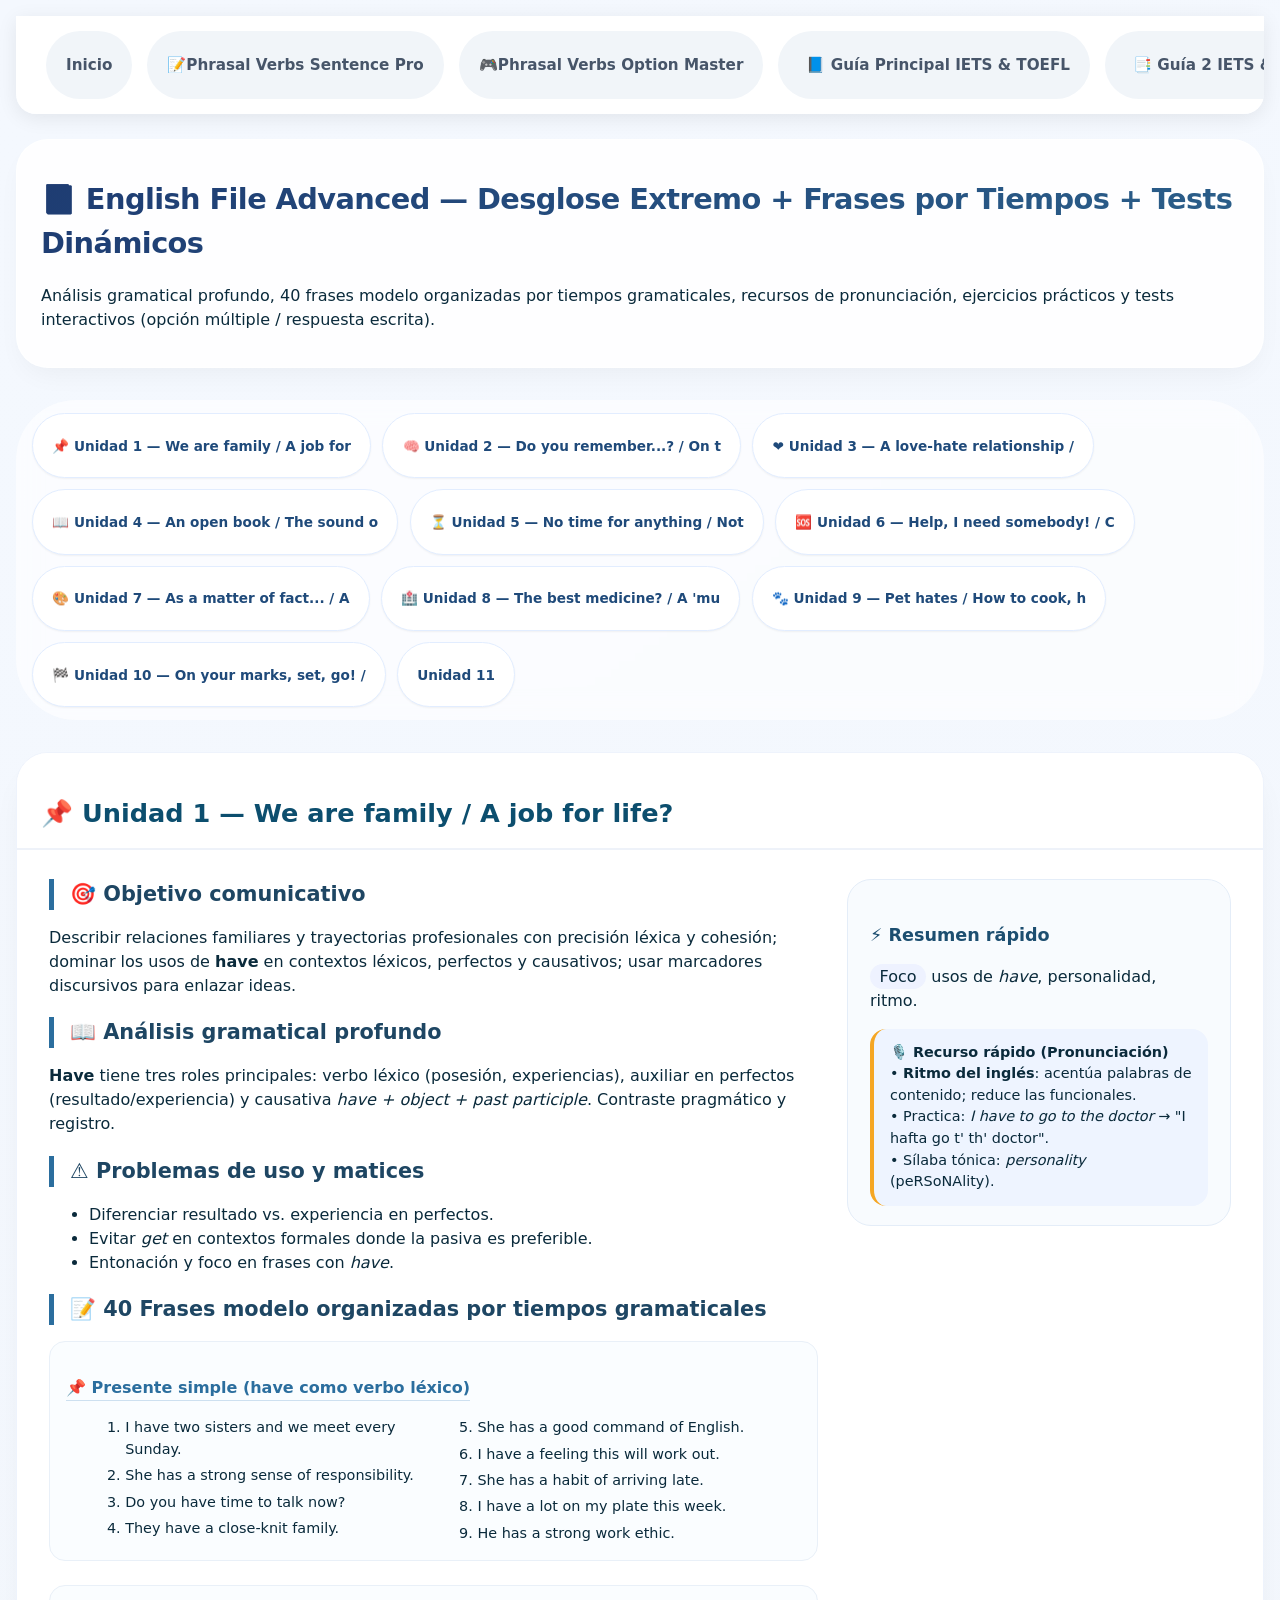
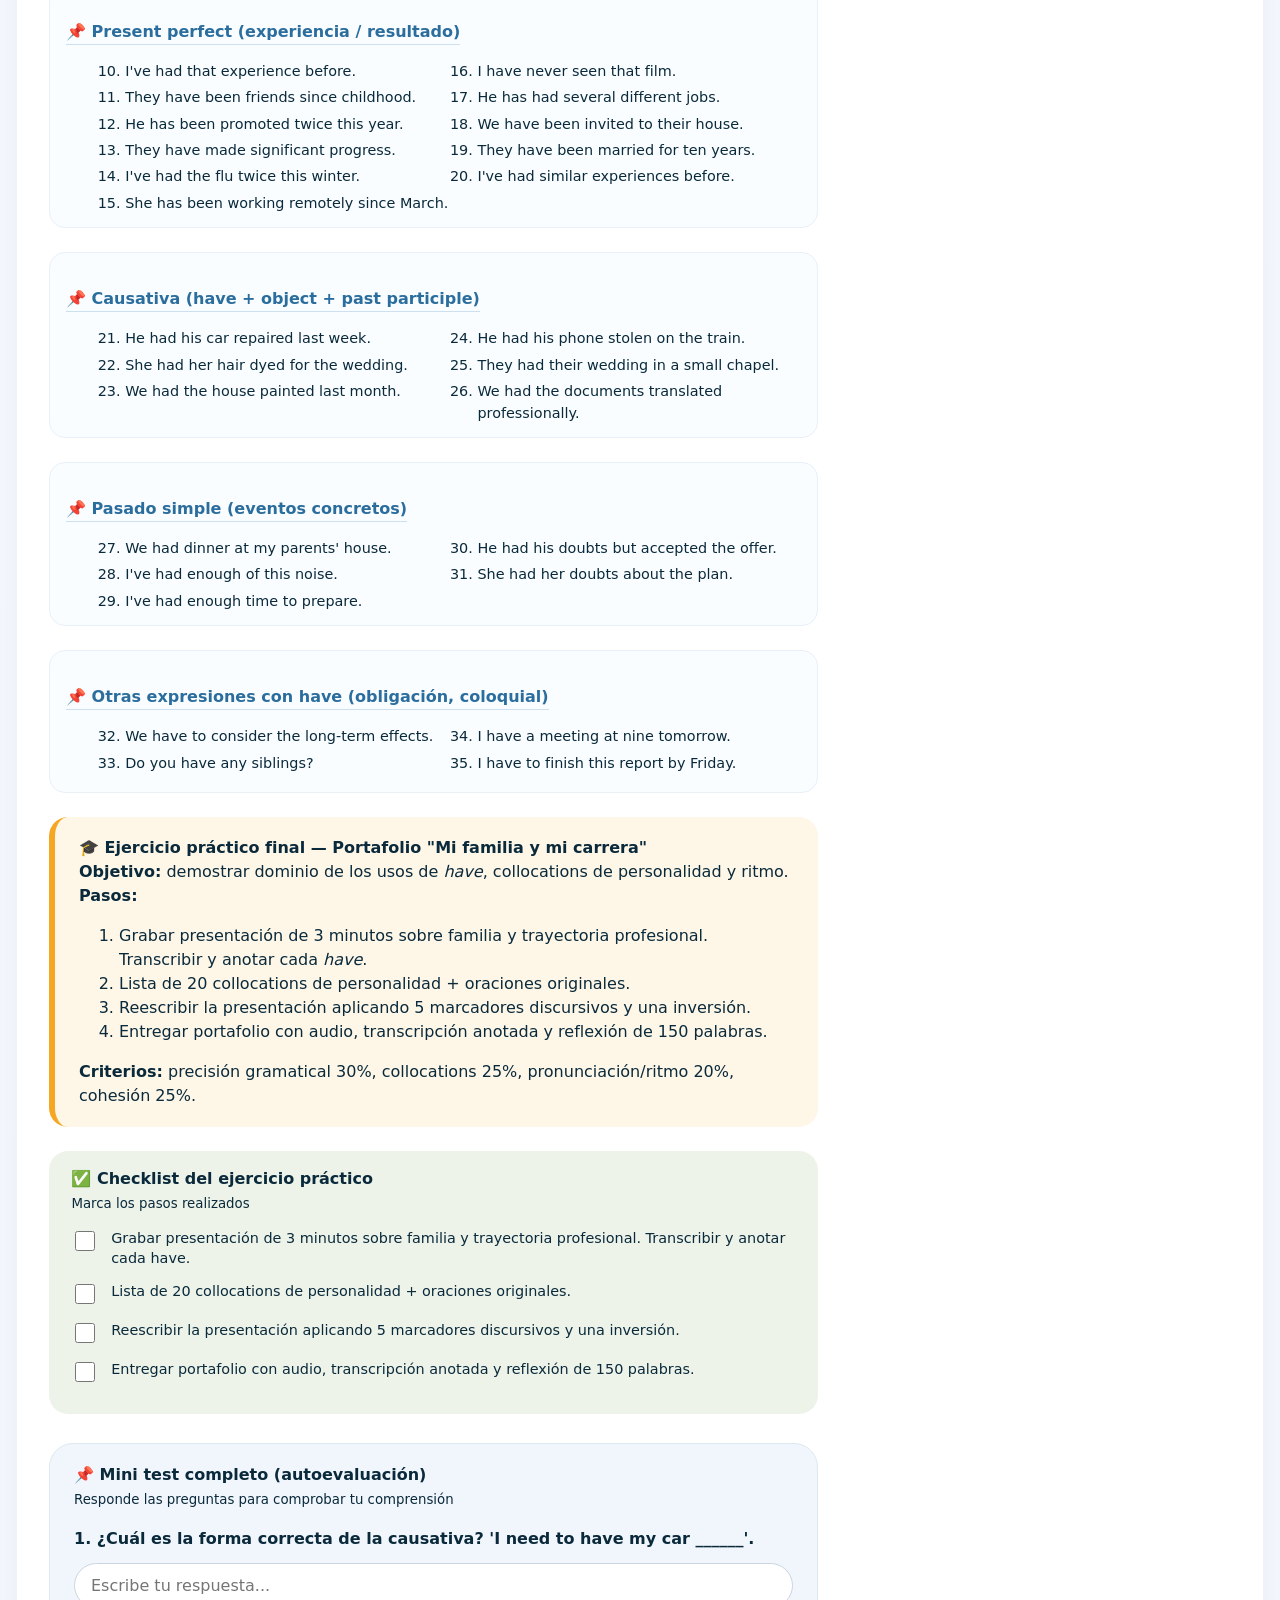
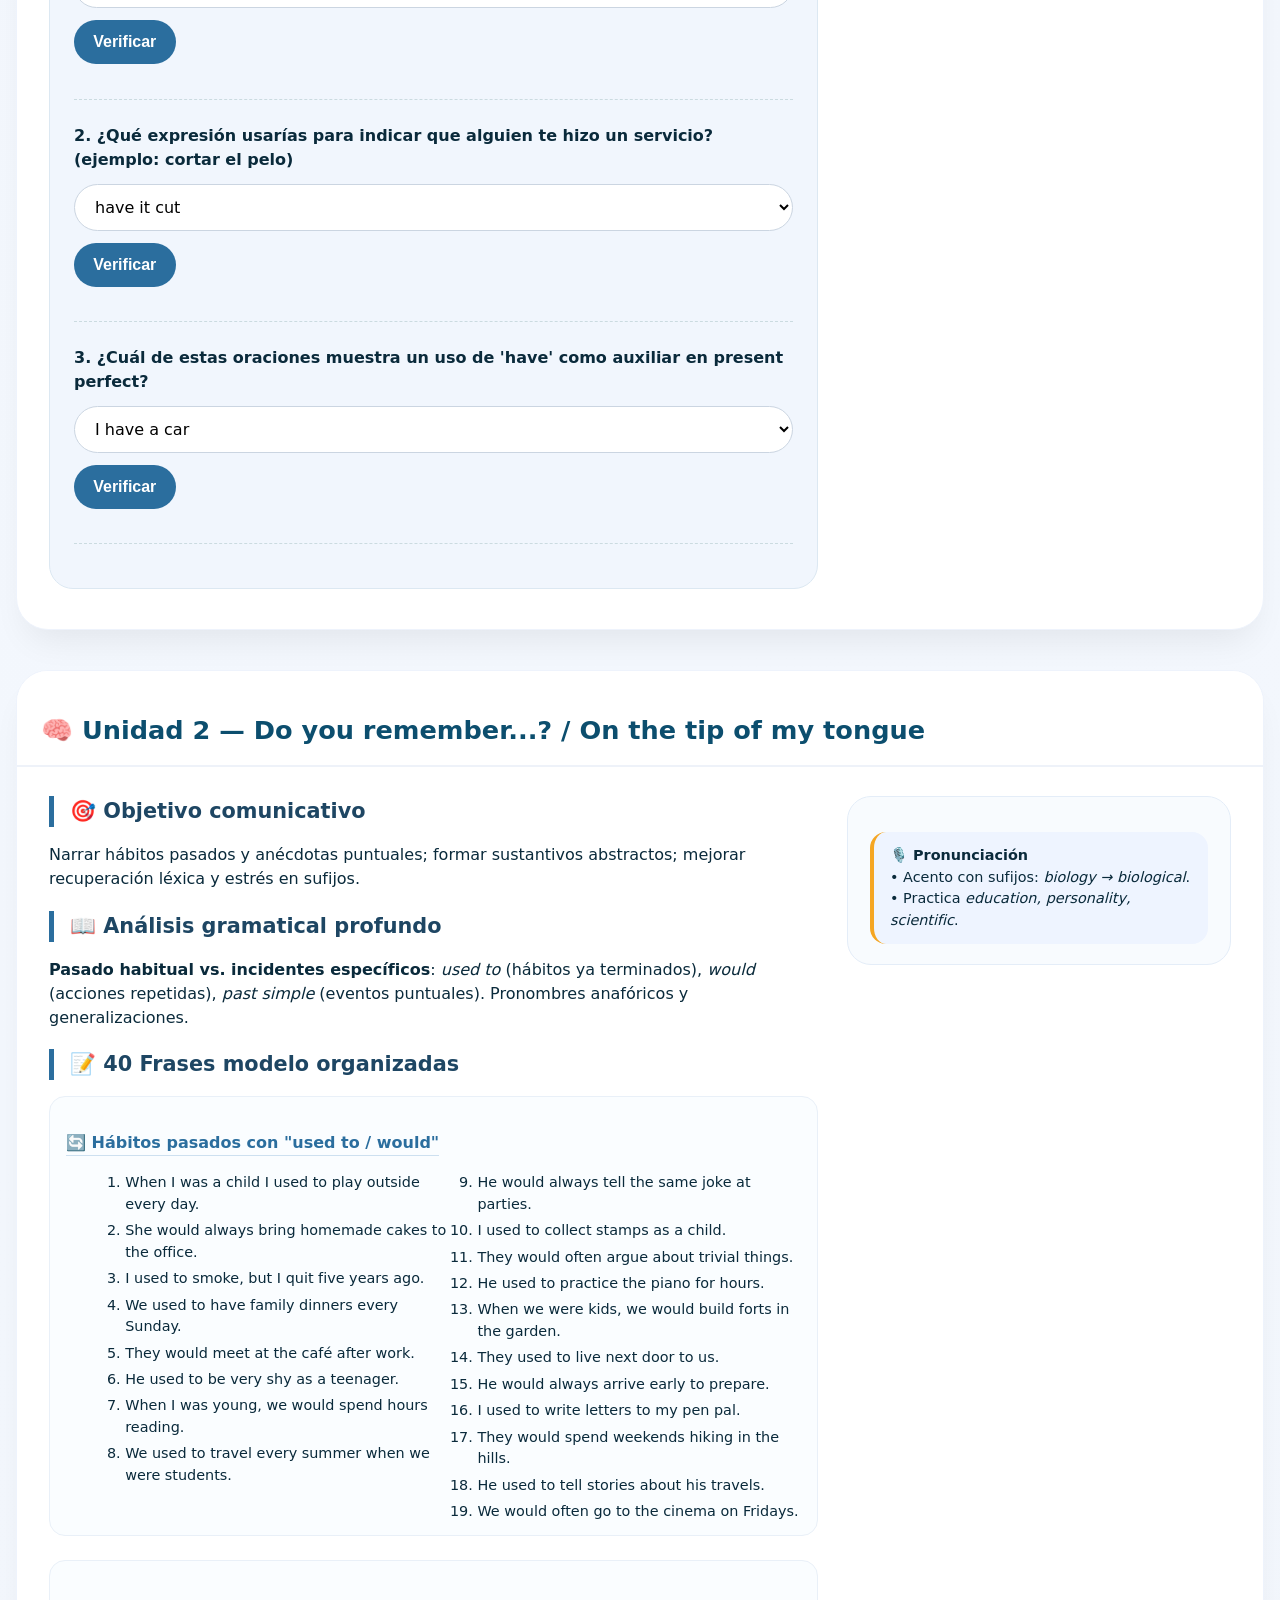
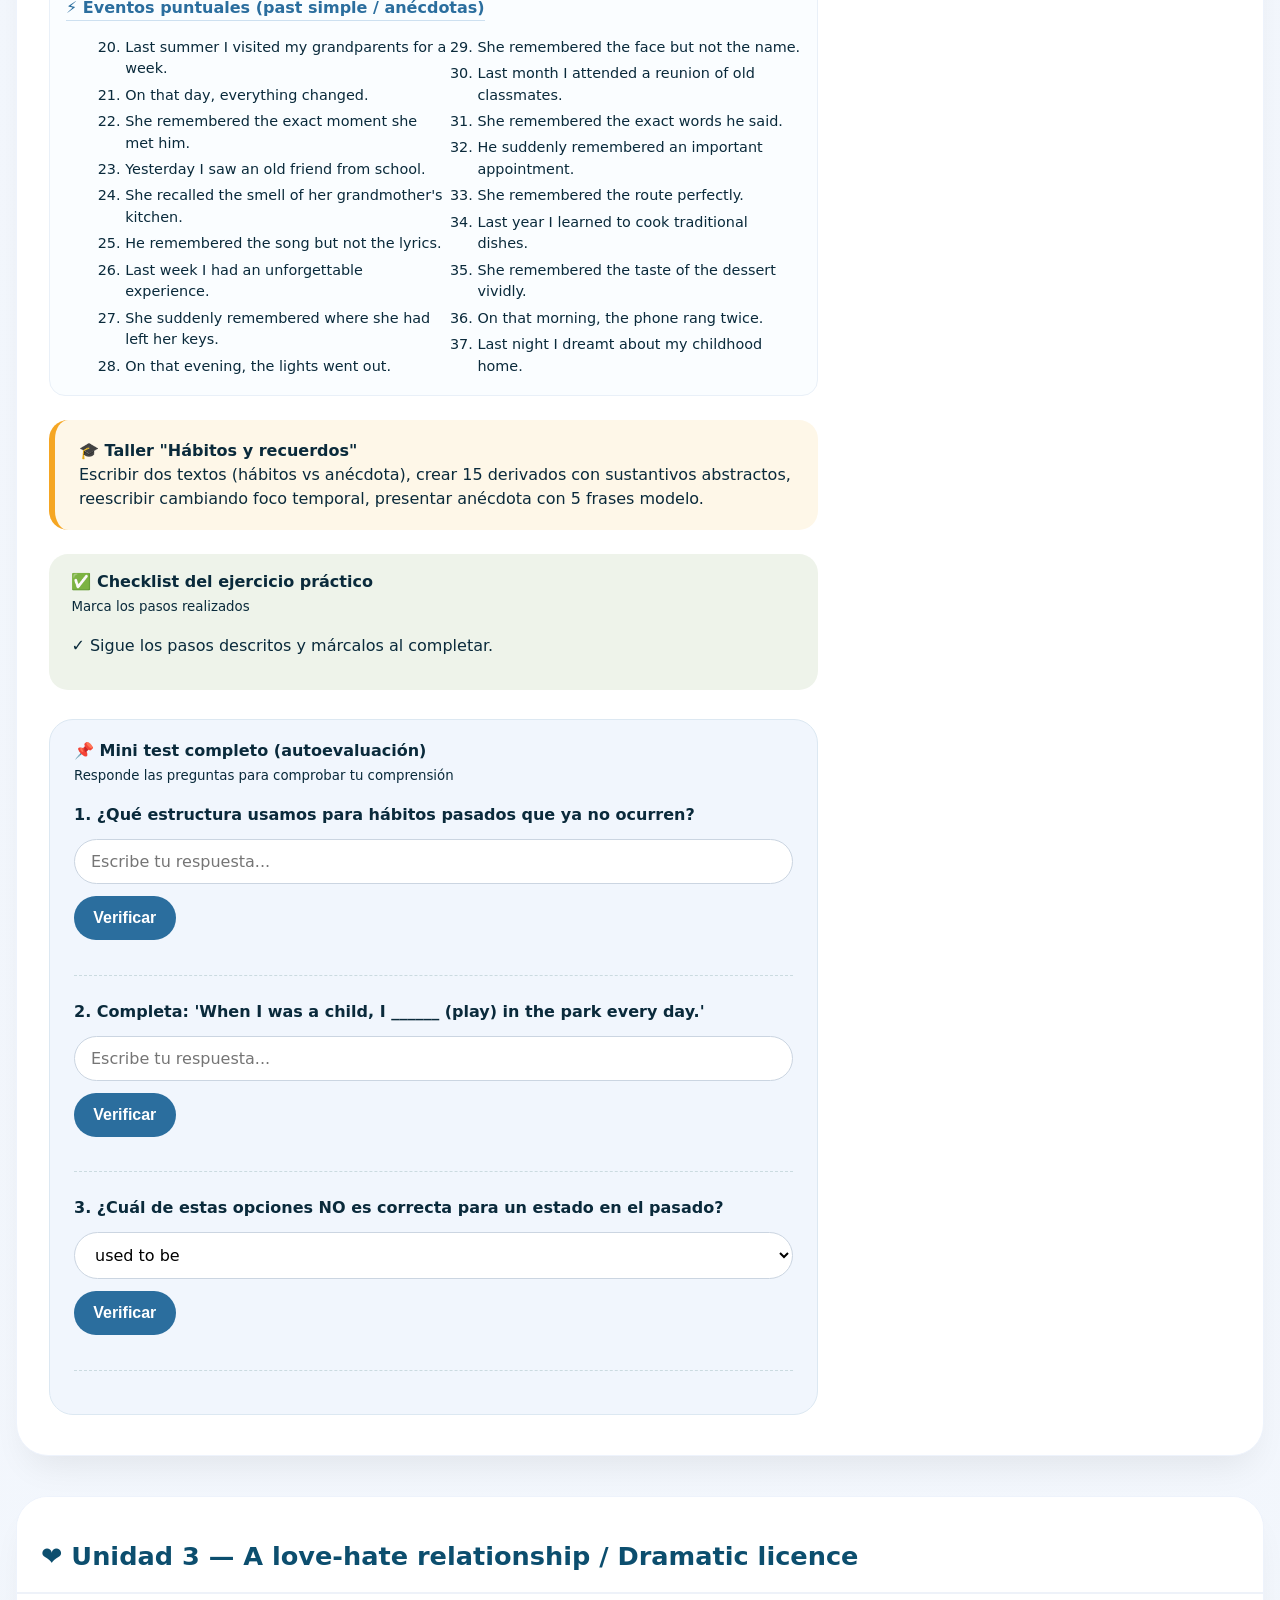
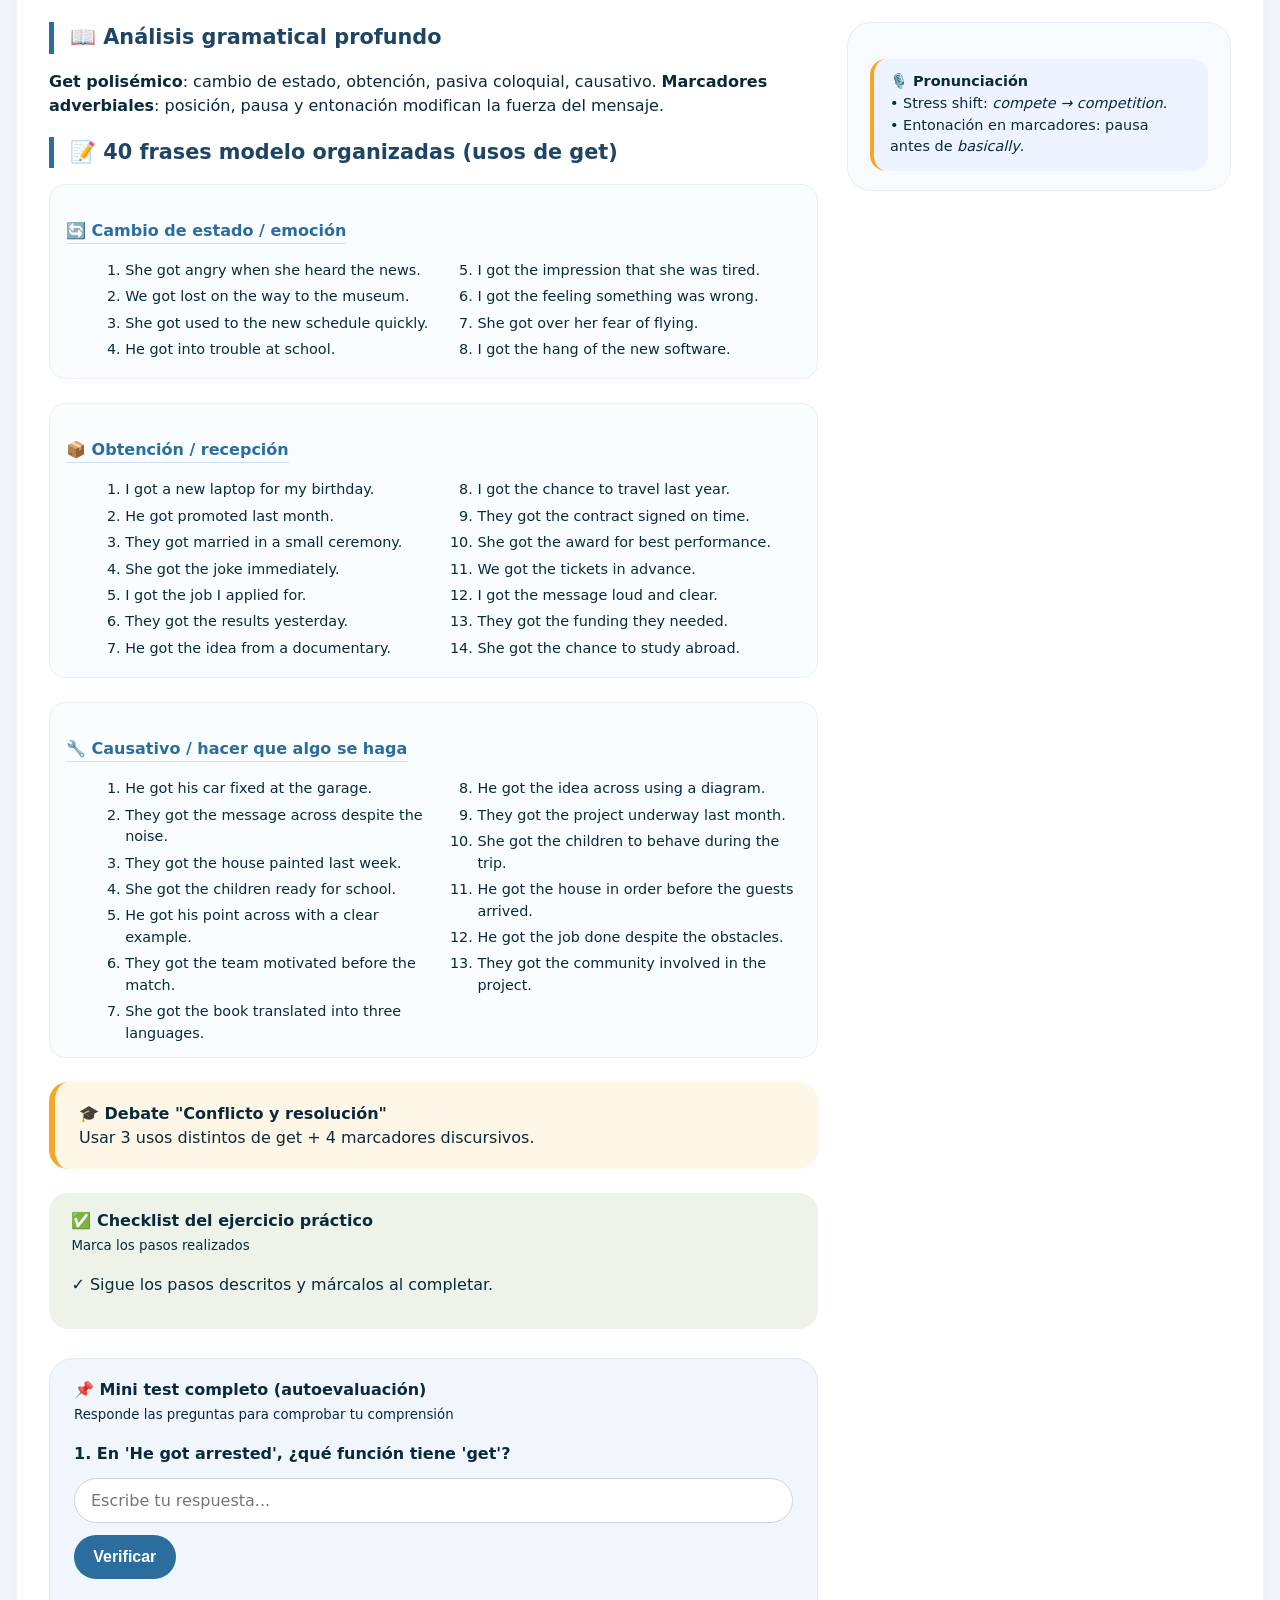
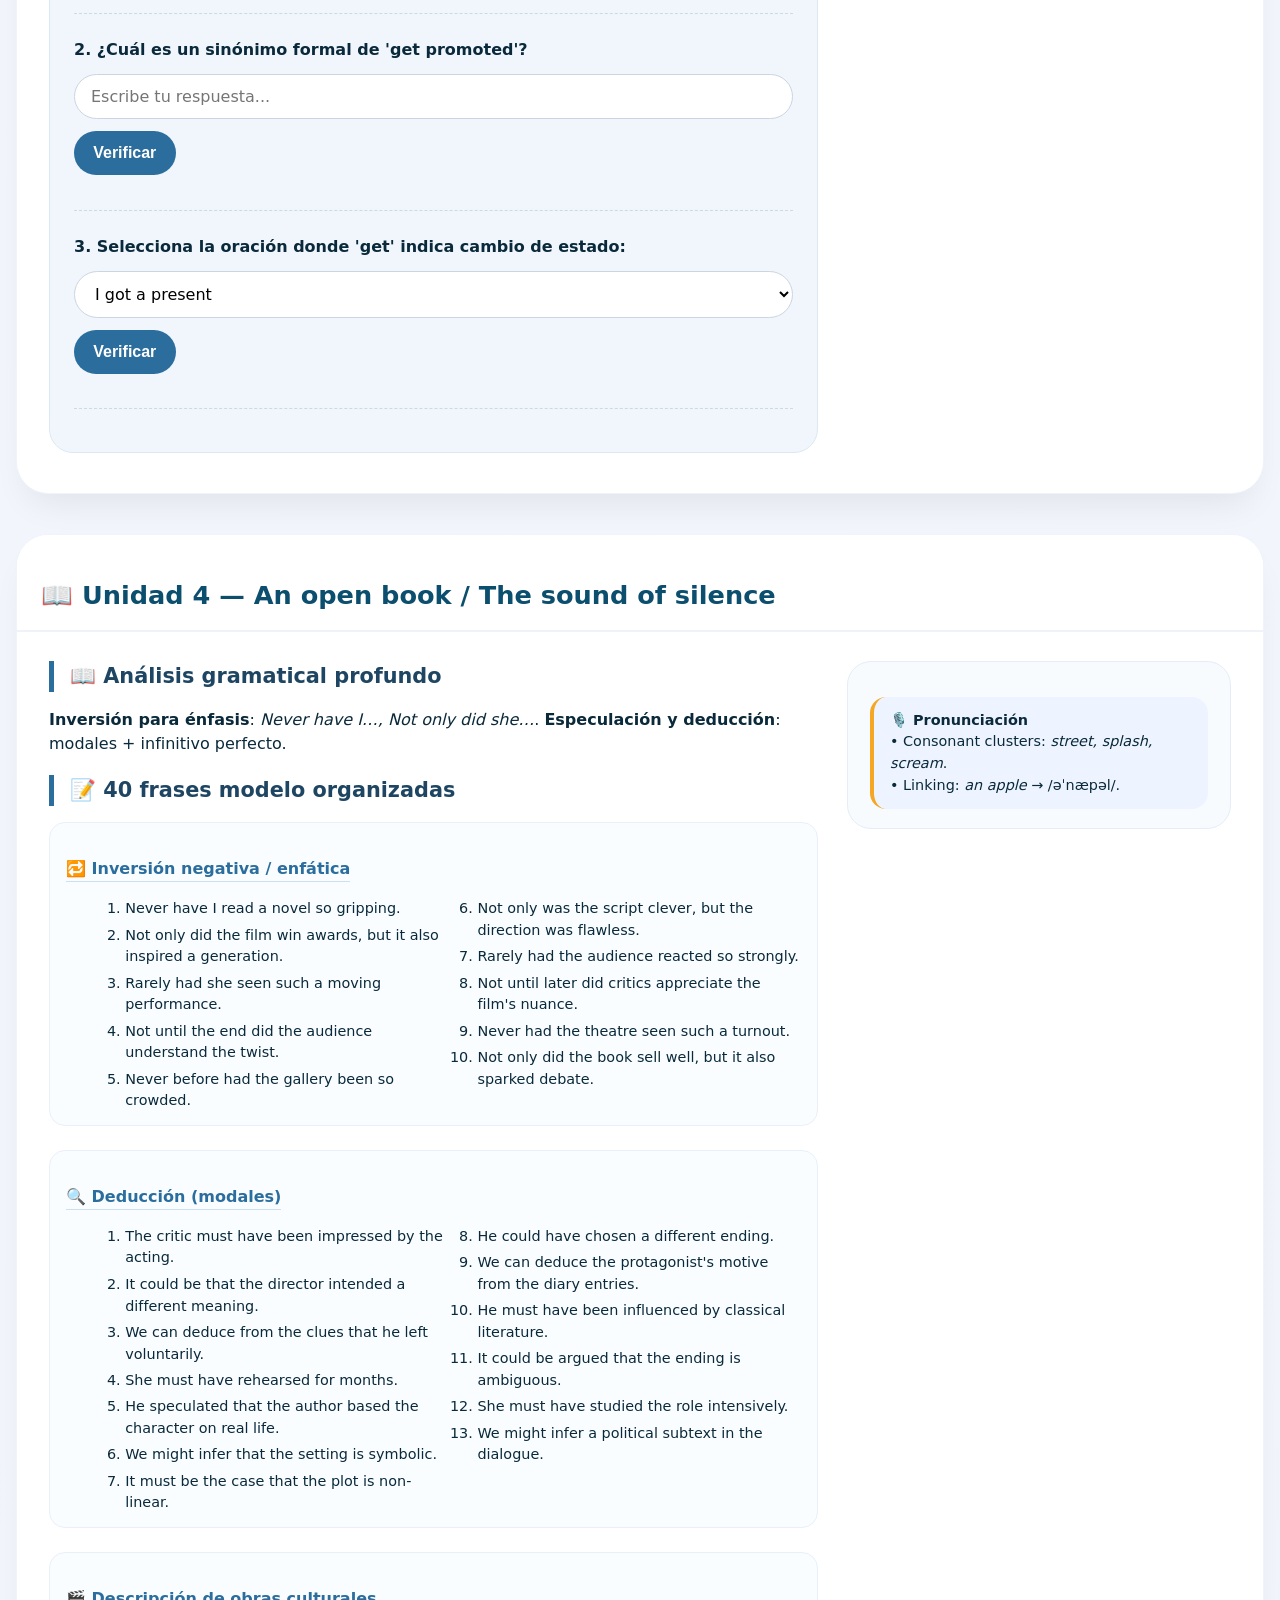
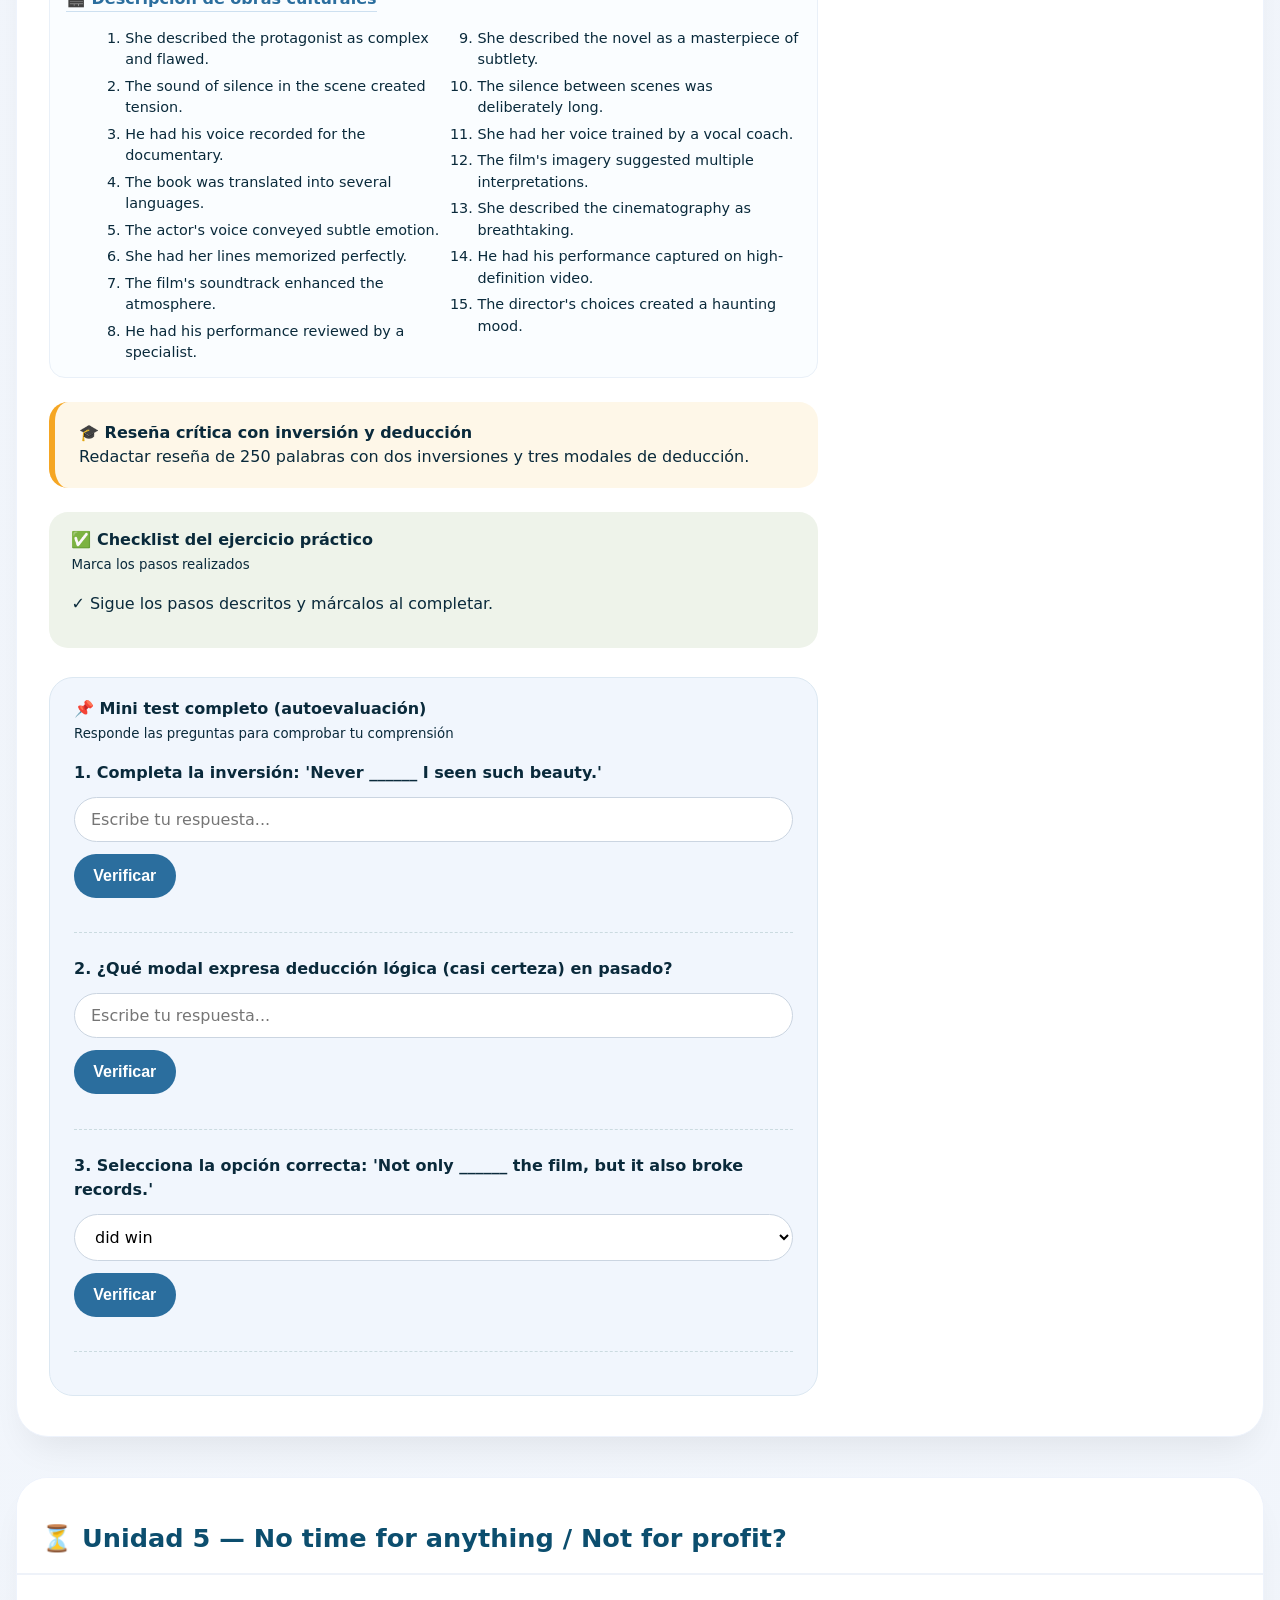
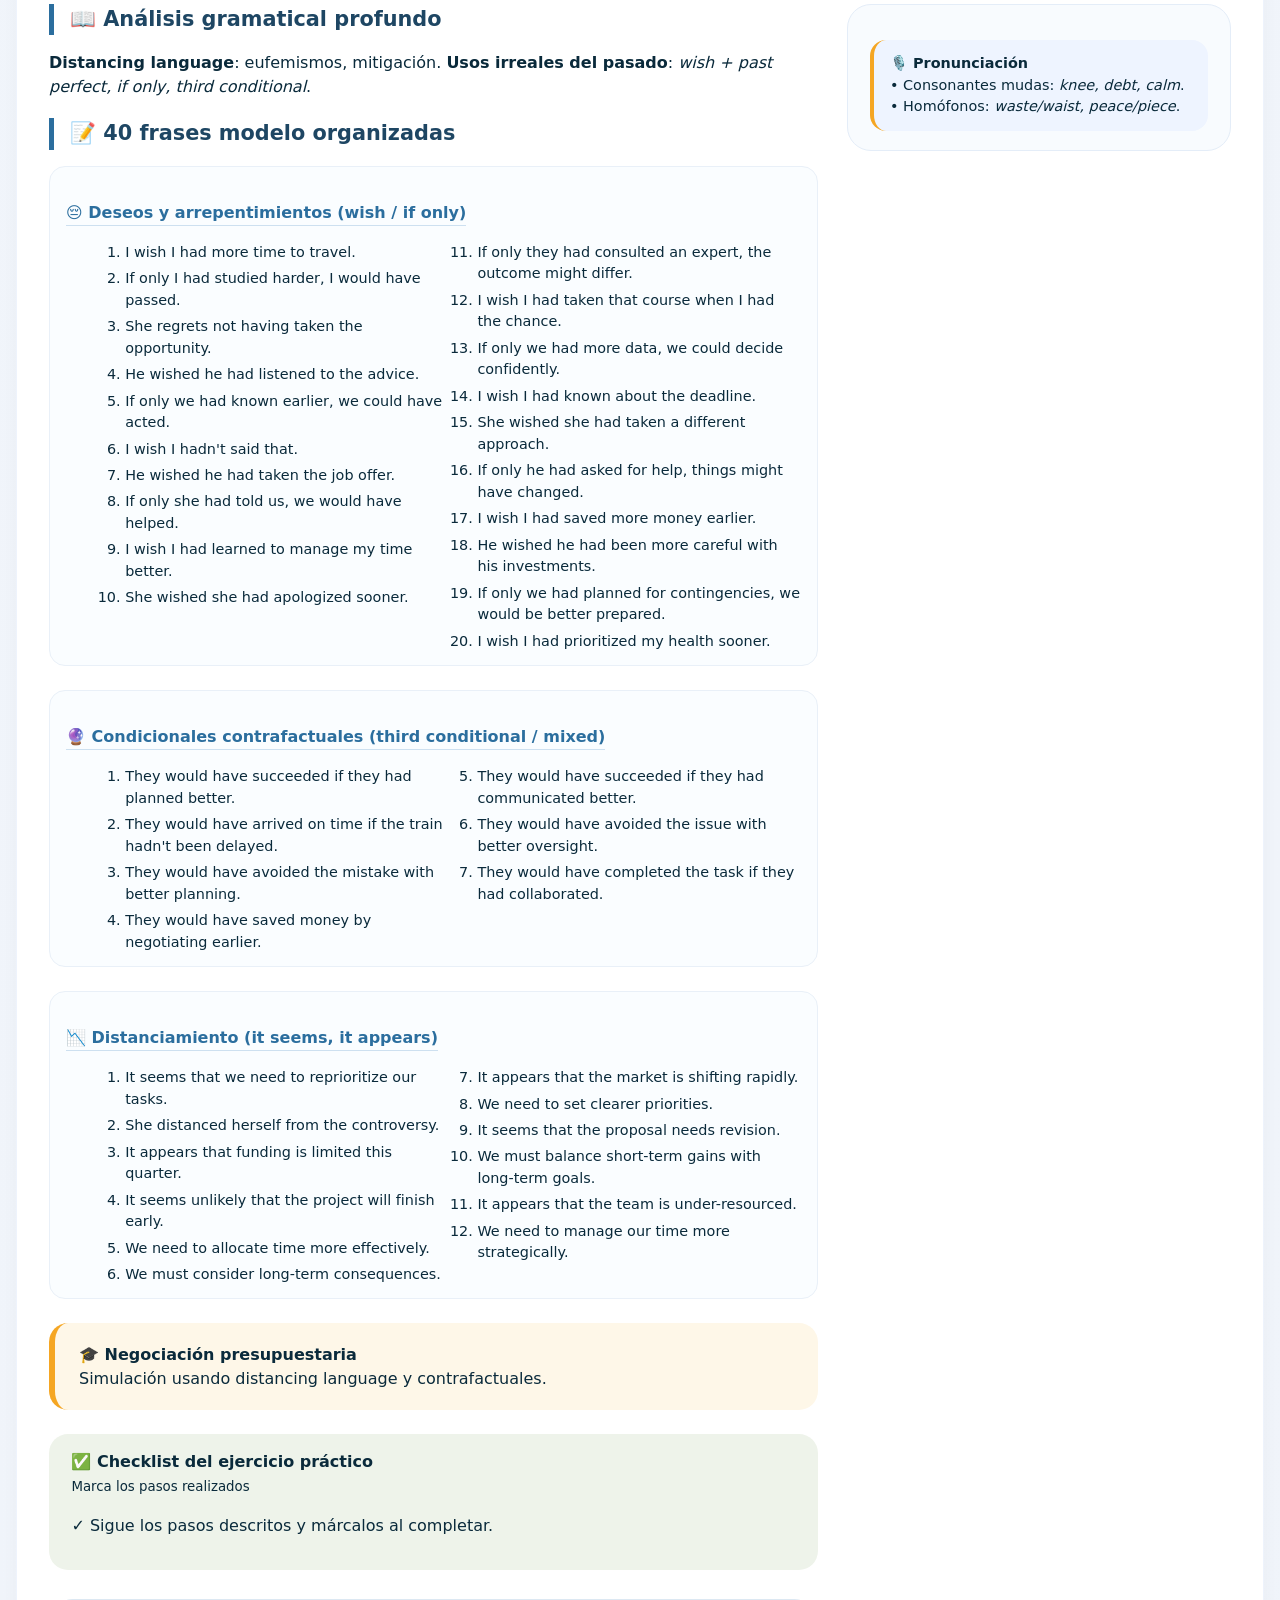
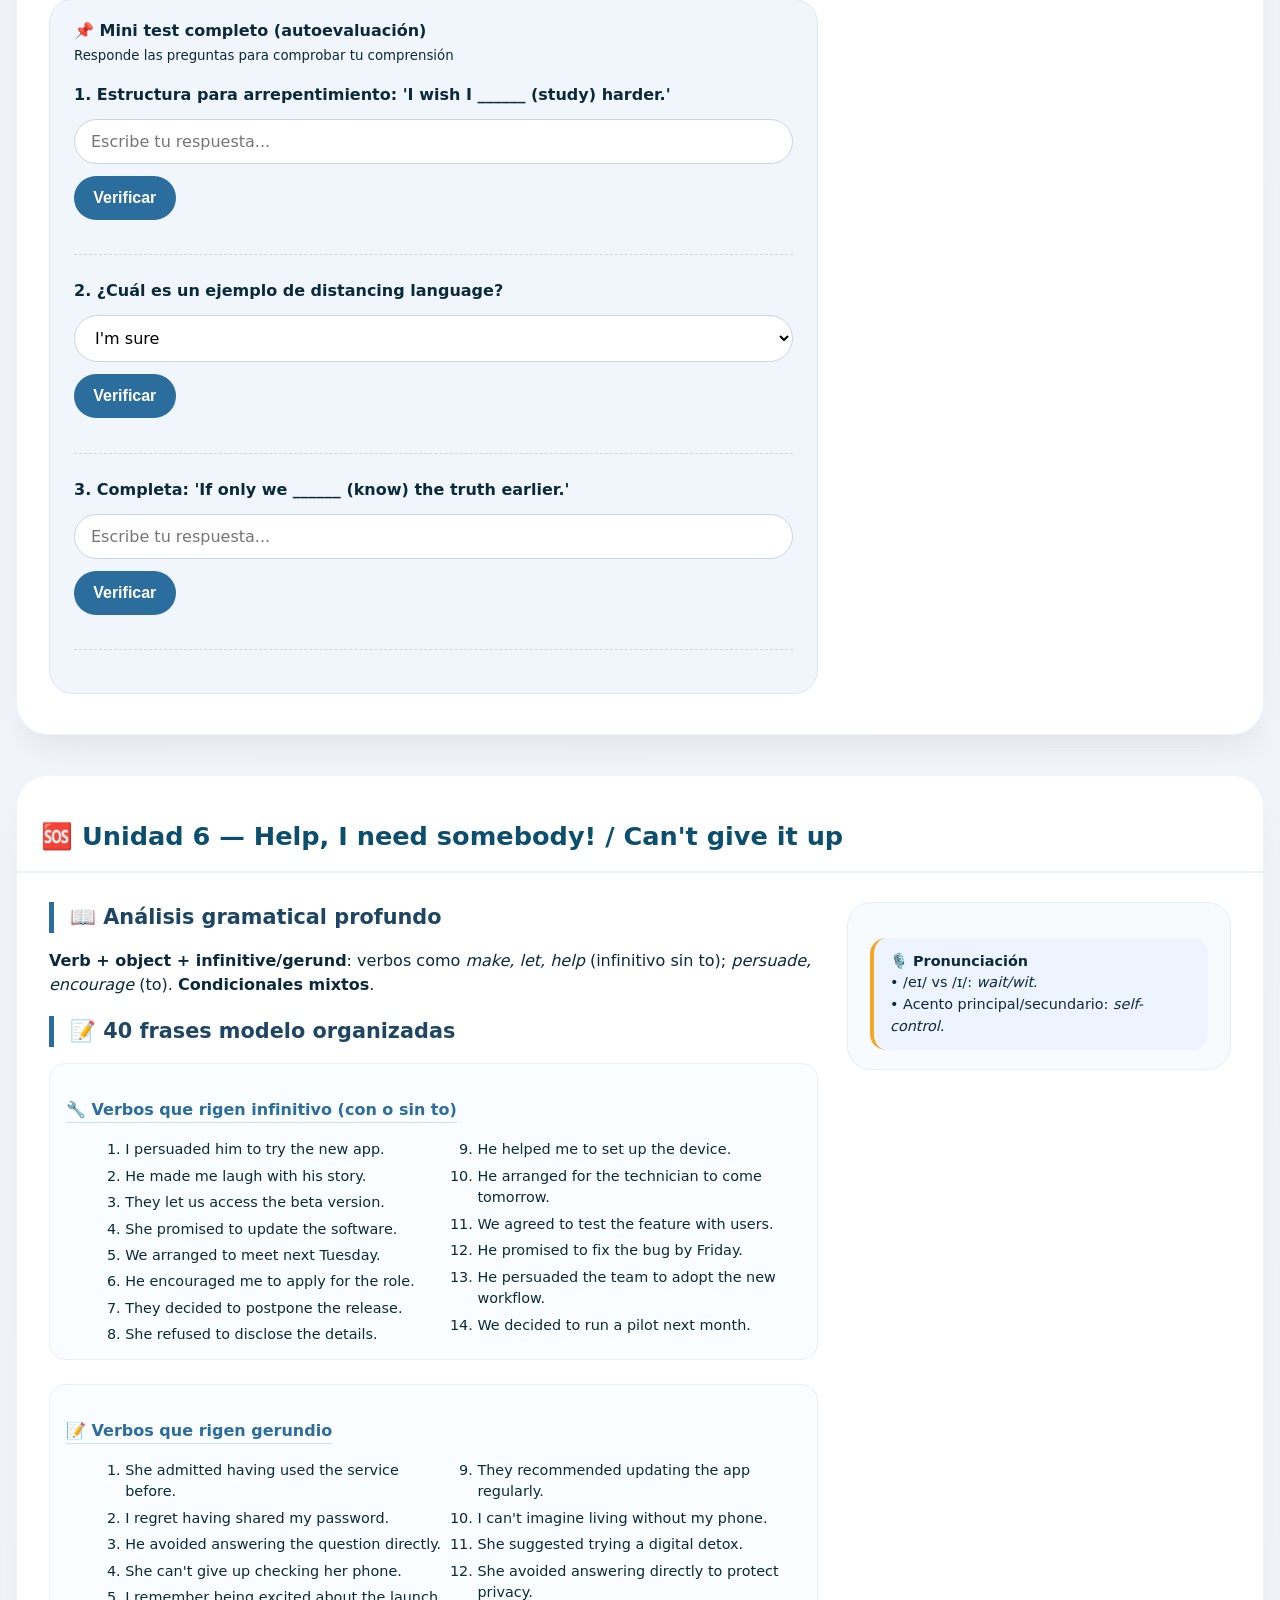
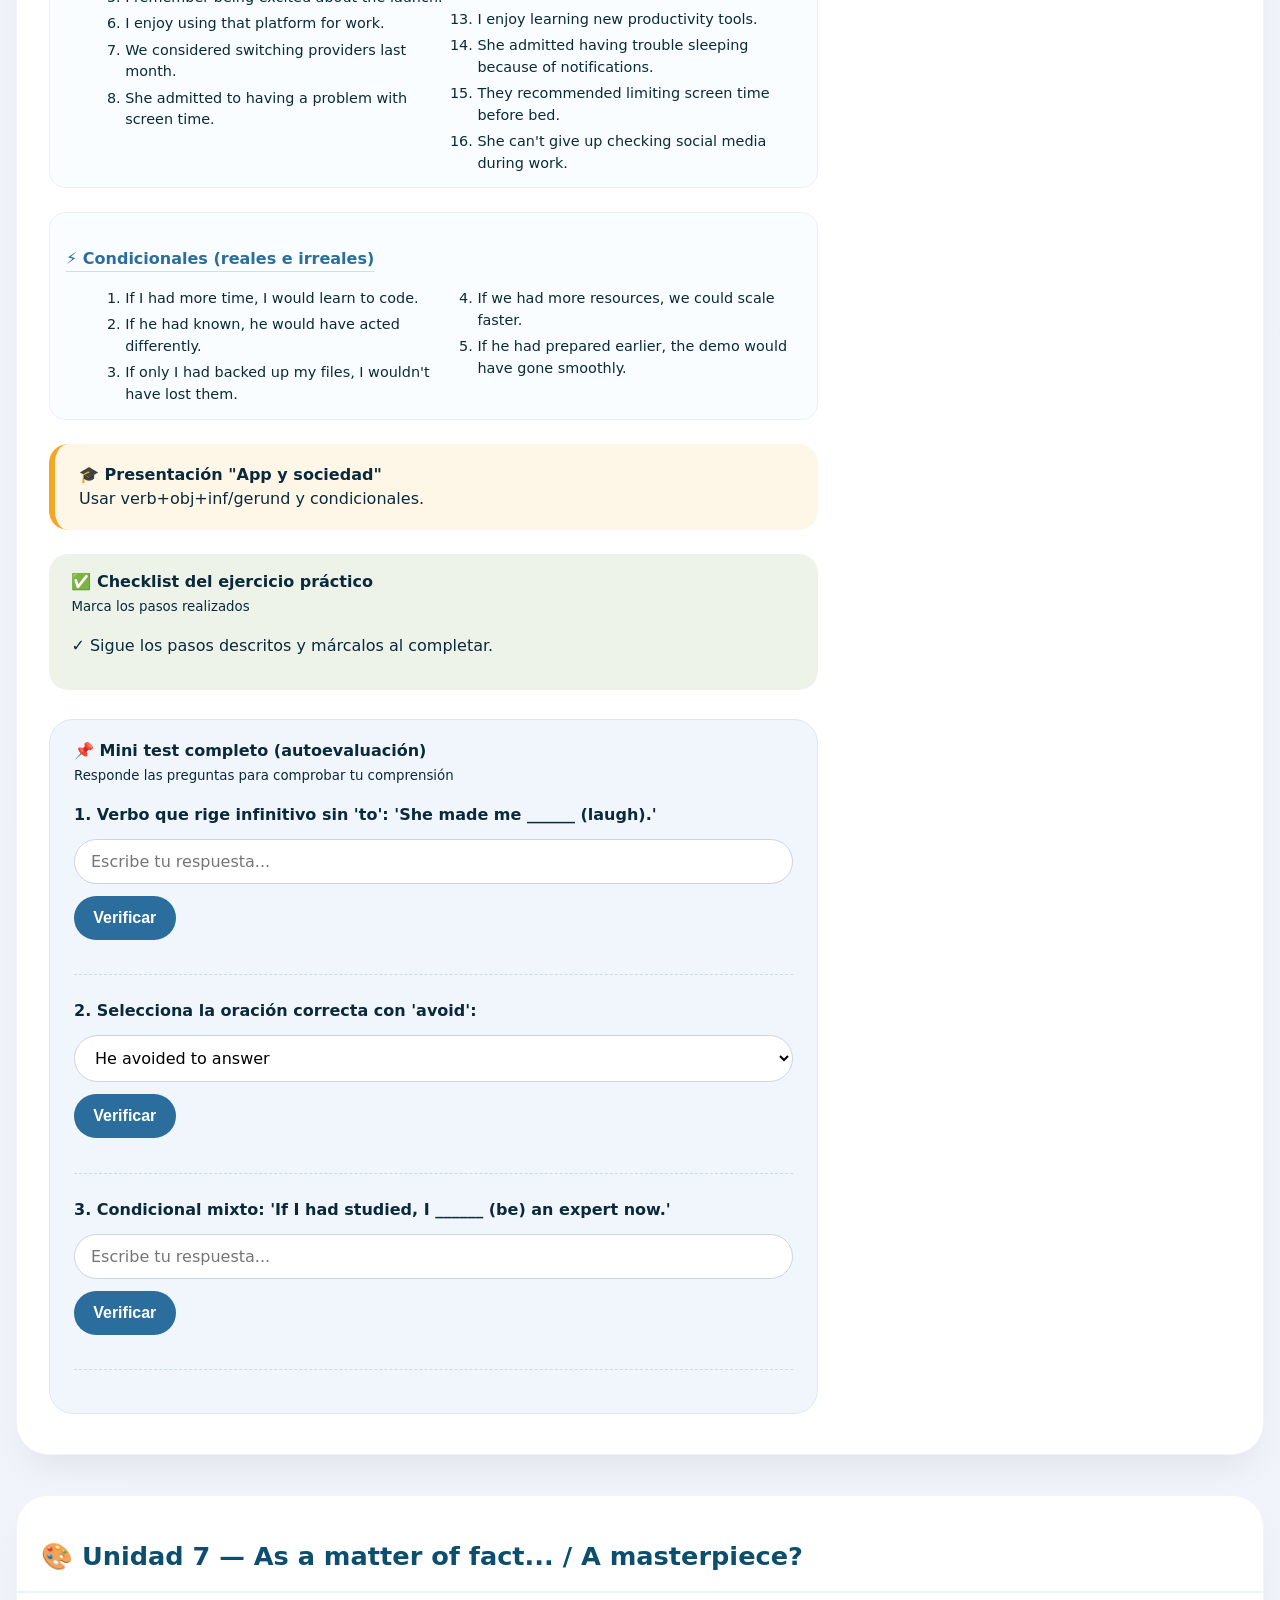
<file: libro - copia.html>
<!DOCTYPE html>
<html lang="es">
<head>
  <meta charset="utf-8" />
  <meta name="viewport" content="width=device-width, initial-scale=1, viewport-fit=cover, user-scalable=yes" />
  <title>English File Advanced — Desglose completo + Frases por tiempos + Tests dinámicos</title>
  <style>
    /* --- MÓDULO DE PESTAÑAS PROFESIONALES --- */
:root {
    --tab-bg: #ffffff;
    --tab-hover: #f8fafc;
    --tab-active: #3498db;
    --tab-text: #555555;
}

.nav-tabs {
    display: flex;
    flex-wrap: nowrap;
    align-items: center;
    gap: 10px;
    background: rgba(255, 255, 255, 0.95);
    padding: 12px 15px;
    border-radius: 0 0 20px 20px;
    backdrop-filter: blur(12px);
    box-shadow: 0 4px 20px rgba(0,0,0,0.08);
    position: sticky;
    top: 0;
    z-index: 1000;
    margin-bottom: 25px;
    overflow-x: auto;
    overflow-y: hidden;
    -webkit-overflow-scrolling: touch;
    justify-content: flex-start;
    scrollbar-width: thin;
    scrollbar-color: #cbd5e1 transparent;
}

.nav-tabs::-webkit-scrollbar {
    height: 5px;
}

.nav-tabs::-webkit-scrollbar-thumb {
    background: #cbd5e1;
    border-radius: 10px;
}

.tab-link {
    flex: 0 0 auto;
    white-space: nowrap;
    text-decoration: none;
    color: #475569;
    padding: 12px 20px;
    border-radius: 40px;
    font-size: 0.95rem;
    font-weight: 600;
    transition: all 0.2s ease;
    display: flex;
    align-items: center;
    gap: 8px;
    background: #f1f5f9;
    min-height: 44px;
    cursor: pointer;
    touch-action: manipulation;
}

.tab-link:hover {
    background: #e2e8f0;
    transform: translateY(-1px);
}

.tab-link.active {
    background: #3498db;
    color: white !important;
    box-shadow: 0 4px 12px rgba(52, 152, 219, 0.3);
}

@media (min-width: 1024px) {
    .nav-tabs {
        padding: 15px 30px;
        gap: 15px;
        justify-content: center;
    }
    .nav-tabs:has(> :nth-child(6)) {
        justify-content: flex-start;
    }
}

    body {
      font-family: 'Inter', system-ui, -apple-system, 'Segoe UI', Roboto, Helvetica, sans-serif;
      background: linear-gradient(145deg, #f4f8fe 0%, #eef2f8 100%);
      color: #0a2a3b;
      padding: 1rem;
      line-height: 1.5;
      margin: 0;
    }

    .container {
      max-width: 1400px;
      margin: 0 auto;
    }

    .hero {
      background: rgba(255,255,255,0.85);
      backdrop-filter: blur(8px);
      border-radius: 2rem;
      padding: 1.2rem 1.5rem;
      margin-bottom: 2rem;
      box-shadow: 0 12px 28px -8px rgba(0,0,0,0.05);
      border: 1px solid rgba(255,255,255,0.7);
    }

    .hero h1 {
      font-size: 1.8rem;
      font-weight: 800;
      background: linear-gradient(135deg, #1e3c72, #2b5f8a);
      background-clip: text;
      -webkit-background-clip: text;
      color: transparent;
      letter-spacing: -0.02em;
    }

    .nav-pills {
      display: flex;
      flex-wrap: wrap;
      gap: 0.7rem;
      margin-bottom: 2rem;
      position: sticky;
      top: 0.5rem;
      background: rgba(255,255,255,0.6);
      backdrop-filter: blur(12px);
      padding: 0.8rem 1rem;
      border-radius: 60px;
      z-index: 10;
    }

    .nav-pills a {
      background: white;
      padding: 0.6rem 1.2rem;
      border-radius: 40px;
      text-decoration: none;
      font-weight: 600;
      font-size: 0.85rem;
      color: #1f4a7a;
      box-shadow: 0 1px 2px rgba(0,0,0,0.05);
      transition: all 0.2s;
      border: 1px solid #e2edff;
      min-height: 44px;
      display: inline-flex;
      align-items: center;
      touch-action: manipulation;
    }

    .nav-pills a:hover {
      background: #1f4a7a;
      color: white;
      transform: translateY(-2px);
    }

    .unit-card {
      background: #ffffff;
      border-radius: 2rem;
      margin-bottom: 2.5rem;
      box-shadow: 0 20px 35px -12px rgba(0,0,0,0.08);
      overflow: hidden;
      border: 1px solid #eef3fc;
    }

    .unit-header {
      background: #ffffff;
      padding: 1.2rem 1.5rem 0.8rem 1.5rem;
      border-bottom: 2px solid #eef2f9;
    }

    .unit-header h2 {
      font-size: 1.6rem;
      font-weight: 700;
      color: #0c4e6e;
      margin-bottom: 0.2rem;
    }

    .grid-2col {
      display: grid;
      grid-template-columns: 2fr 1fr;
      gap: 1.8rem;
      padding: 1.8rem 2rem 2rem 2rem;
    }

    @media (max-width: 880px) {
      .grid-2col {
        grid-template-columns: 1fr;
        padding: 1.2rem;
        gap: 1.2rem;
      }
    }

    .main-content h3 {
      font-size: 1.3rem;
      font-weight: 600;
      color: #1e4663;
      margin: 1.2rem 0 0.6rem 0;
      border-left: 5px solid #2b6e9e;
      padding-left: 1rem;
    }

    .main-content h3:first-of-type {
      margin-top: 0;
    }

    .model-group {
      margin: 1rem 0 1.5rem 0;
      background: #fafdff;
      border-radius: 1rem;
      padding: 0.8rem 1rem;
      border: 1px solid #e9f0f8;
    }
    .model-group h4 {
      color: #2b6e9e;
      font-size: 1rem;
      margin-bottom: 0.5rem;
      border-bottom: 1px solid #cde0f0;
      display: inline-block;
    }
    .model-list {
      columns: 2;
      column-gap: 1.8rem;
      list-style: decimal;
      font-size: 0.9rem;
      margin: 0.5rem 0 0 1.2rem;
    }
    .model-list li {
      margin-bottom: 0.3rem;
      break-inside: avoid;
    }

    .exercise-box {
      background: #fef7e8;
      border-left: 6px solid #f5a623;
      padding: 1.2rem 1.5rem;
      border-radius: 1.2rem;
      margin: 1.5rem 0;
    }

    .sidebar {
      background: #f8fbfe;
      border-radius: 1.5rem;
      padding: 1.2rem 1.4rem;
      border: 1px solid #e4edf8;
      height: fit-content;
    }

    .sidebar h4 {
      font-size: 1.1rem;
      font-weight: 700;
      margin-bottom: 0.8rem;
      color: #1c4e70;
    }

    .pronunciation-tip {
      background: #eef4ff;
      border-left: 4px solid #f5a623;
      padding: 0.8rem 1rem;
      border-radius: 1rem;
      margin-top: 1rem;
      font-size: 0.9rem;
    }

    .interactive-quiz {
      background: #f1f6fd;
      border-radius: 1.5rem;
      padding: 1.2rem 1.5rem;
      margin: 1.8rem 0 0.5rem 0;
      border: 1px solid #dce8f2;
    }

    .quiz-question {
      margin-bottom: 1.5rem;
      padding-bottom: 0.8rem;
      border-bottom: 1px dashed #cbdbe0;
    }

    .quiz-question p {
      font-weight: 600;
      margin-bottom: 0.75rem;
    }

    .quiz-input, .quiz-select {
      width: 100%;
      max-width: 100%;
      padding: 0.75rem 1rem;
      border-radius: 60px;
      border: 1px solid #cbd5e1;
      background: white;
      font-family: inherit;
      font-size: 1rem;
      margin-bottom: 0.75rem;
      box-sizing: border-box;
    }

    .quiz-check {
      background: #2b6e9e;
      color: white;
      border: none;
      padding: 0.75rem 1.2rem;
      border-radius: 60px;
      font-weight: 600;
      cursor: pointer;
      transition: 0.1s;
      font-size: 1rem;
      min-height: 44px;
      touch-action: manipulation;
      width: auto;
      display: inline-block;
    }

    .quiz-feedback {
      margin-top: 0.75rem;
      font-size: 0.9rem;
      padding: 0.3rem 0;
    }

    .quiz-feedback.correct {
      color: #1f7b4d;
    }
    .quiz-feedback.incorrect {
      color: #c2410c;
    }

    .checklist-interactive {
      background: #eef3ea;
      border-radius: 1.2rem;
      padding: 1rem 1.4rem;
      margin-top: 1.2rem;
    }
    .checklist-item {
      display: flex;
      align-items: flex-start;
      gap: 0.8rem;
      margin: 0.8rem 0;
    }
    .checklist-item label {
      font-size: 0.9rem;
      line-height: 1.4;
    }
    .checklist-item input {
      margin-top: 0.2rem;
      width: 20px;
      height: 20px;
      flex-shrink: 0;
    }

    footer {
      text-align: center;
      margin-top: 3rem;
      padding: 1.5rem;
      color: #4a627a;
      font-size: 0.85rem;
      border-top: 1px solid #dce5f0;
    }

    /* --- MEJORAS PARA MÓVIL: eliminar sticky y evitar que las pestañas tapen el contenido --- */
    @media (max-width: 880px) {
      body {
        padding: 0.75rem;
      }
      /* Desactivamos el sticky en móvil para que no floten sobre el contenido */
      .nav-tabs {
        position: relative;
        top: auto;
        background: white; /* Fondo sólido para evitar transparencia */
        margin-bottom: 20px;
        border-radius: 20px;
        box-shadow: 0 4px 12px rgba(0,0,0,0.05);
      }
      .nav-pills {
        position: relative;
        top: auto;
        background: white;
        margin-bottom: 1.5rem;
        border-radius: 40px;
        backdrop-filter: none;
      }
      .hero {
        padding: 1rem;
      }
      .hero h1 {
        font-size: 1.5rem;
      }
      .unit-header h2 {
        font-size: 1.4rem;
      }
      .model-list {
        columns: 1;
        margin-left: 1rem;
      }
      .quiz-input, .quiz-select {
        font-size: 16px;
      }
      .quiz-check {
        width: 100%;
        text-align: center;
        margin-top: 0.25rem;
      }
      .nav-pills a {
        font-size: 0.75rem;
        padding: 0.5rem 1rem;
      }
      .tab-link {
        padding: 10px 16px;
        font-size: 0.85rem;
      }
      .grid-2col {
        padding: 1rem;
      }
      .exercise-box, .interactive-quiz, .checklist-interactive {
        padding: 1rem;
      }
      .sidebar {
        padding: 1rem;
      }
      .pronunciation-tip {
        font-size: 0.85rem;
      }
      .model-group h4 {
        font-size: 0.95rem;
      }
      .checklist-item label {
        font-size: 0.85rem;
      }
    }

    @media (max-width: 480px) {
      .nav-tabs {
        gap: 6px;
        padding: 10px 12px;
      }
      .tab-link {
        padding: 8px 14px;
        font-size: 0.8rem;
      }
      .container {
        padding: 0;
      }
      .unit-header {
        padding: 1rem;
      }
      .main-content h3 {
        font-size: 1.2rem;
      }
    }

    button, .quiz-check, .tab-link, .nav-pills a, .quiz-input, .quiz-select {
      touch-action: manipulation;
    }
    button:focus, .quiz-check:focus, .tab-link:focus {
      outline: 2px solid #3498db;
      outline-offset: 2px;
    }
  </style>
</head>
<body>
<div class="container">
  <nav class="nav-tabs">
    <a href="index.html" class="tab-link">Inicio</a>
    <a href="Sentence Master Pro.html" class="tab-link">📝Phrasal Verbs Sentence Pro</a>
    <a href="phrasalverbs.html" class="tab-link">🎮Phrasal Verbs Option Master</a>
    <a href="guia.html" class="tab-link"><i class="fas fa-book"></i> 📘 Guía Principal IETS & TOEFL</a>
    <a href="guia%202.html" class="tab-link"><i class="fas fa-file-alt"></i> 📑 Guía 2 IETS & TOEFL</a>
    <a href="tiempos.html" class="tab-link"><i class="fas fa-file-alt"></i> 📑 TIEMPOS GRAMATICALES</a>
    <a href="libro - copia.html" class="tab-link active"><i class="fas fa-bookmark"></i> 📑 LIBRO  Advanced_Student</a>
    <a href="nykrolingo tiempos gramaticales.html" class="tab-link"><i class="fas fa-file-alt"></i>  Nykrolingo TIEMPOS GRAMATICALES GAME 🎮</a>
  </nav>

  <div class="hero">
    <h1>📘 English File Advanced — Desglose Extremo + Frases por Tiempos + Tests Dinámicos</h1>
    <p>Análisis gramatical profundo, 40 frases modelo organizadas por tiempos gramaticales, recursos de pronunciación, ejercicios prácticos y tests interactivos (opción múltiple / respuesta escrita).</p>
  </div>

  <div class="nav-pills" id="dynamicToc"></div>

  <!-- ================= UNIDAD 1 ================= -->
  <section id="unit1" class="unit-card">
    <div class="unit-header"><h2>📌 Unidad 1 — We are family / A job for life?</h2></div>
    <div class="grid-2col">
      <div class="main-content">
        <h3>🎯 Objetivo comunicativo</h3>
        <p>Describir relaciones familiares y trayectorias profesionales con precisión léxica y cohesión; dominar los usos de <strong>have</strong> en contextos léxicos, perfectos y causativos; usar marcadores discursivos para enlazar ideas.</p>
        
        <h3>📖 Análisis gramatical profundo</h3>
        <p><strong>Have</strong> tiene tres roles principales: verbo léxico (posesión, experiencias), auxiliar en perfectos (resultado/experiencia) y causativa <em>have + object + past participle</em>. Contraste pragmático y registro.</p>
        
        <h3>⚠️ Problemas de uso y matices</h3>
        <ul><li>Diferenciar resultado vs. experiencia en perfectos.</li><li>Evitar <em>get</em> en contextos formales donde la pasiva es preferible.</li><li>Entonación y foco en frases con <em>have</em>.</li></ul>
        
        <h3>📝 40 Frases modelo organizadas por tiempos gramaticales</h3>
        <div class="model-group"><h4>📌 Presente simple (have como verbo léxico)</h4><ol class="model-list" start="1"><li>I have two sisters and we meet every Sunday.</li><li>She has a strong sense of responsibility.</li><li>Do you have time to talk now?</li><li>They have a close-knit family.</li><li>She has a good command of English.</li><li>I have a feeling this will work out.</li><li>She has a habit of arriving late.</li><li>I have a lot on my plate this week.</li><li>He has a strong work ethic.</li></ol></div>
        <div class="model-group"><h4>📌 Present perfect (experiencia / resultado)</h4><ol class="model-list" start="10"><li>I've had that experience before.</li><li>They have been friends since childhood.</li><li>He has been promoted twice this year.</li><li>They have made significant progress.</li><li>I've had the flu twice this winter.</li><li>She has been working remotely since March.</li><li>I have never seen that film.</li><li>He has had several different jobs.</li><li>We have been invited to their house.</li><li>They have been married for ten years.</li><li>I've had similar experiences before.</li></ol></div>
        <div class="model-group"><h4>📌 Causativa (have + object + past participle)</h4><ol class="model-list" start="21"><li>He had his car repaired last week.</li><li>She had her hair dyed for the wedding.</li><li>We had the house painted last month.</li><li>He had his phone stolen on the train.</li><li>They had their wedding in a small chapel.</li><li>We had the documents translated professionally.</li></ol></div>
        <div class="model-group"><h4>📌 Pasado simple (eventos concretos)</h4><ol class="model-list" start="27"><li>We had dinner at my parents' house.</li><li>I've had enough of this noise.</li><li>I've had enough time to prepare.</li><li>He had his doubts but accepted the offer.</li><li>She had her doubts about the plan.</li></ol></div>
        <div class="model-group"><h4>📌 Otras expresiones con have (obligación, coloquial)</h4><ol class="model-list" start="32"><li>We have to consider the long-term effects.</li><li>Do you have any siblings?</li><li>I have a meeting at nine tomorrow.</li><li>I have to finish this report by Friday.</li></ol></div>
        
        <div class="exercise-box" id="exercise1">
          <strong>🎓 Ejercicio práctico final — Portafolio "Mi familia y mi carrera"</strong><br>
          <strong>Objetivo:</strong> demostrar dominio de los usos de <em>have</em>, collocations de personalidad y ritmo.<br>
          <strong>Pasos:</strong>
          <ol><li>Grabar presentación de 3 minutos sobre familia y trayectoria profesional. Transcribir y anotar cada <em>have</em>.</li><li>Lista de 20 collocations de personalidad + oraciones originales.</li><li>Reescribir la presentación aplicando 5 marcadores discursivos y una inversión.</li><li>Entregar portafolio con audio, transcripción anotada y reflexión de 150 palabras.</li></ol>
          <strong>Criterios:</strong> precisión gramatical 30%, collocations 25%, pronunciación/ritmo 20%, cohesión 25%.
        </div>
      </div>
      <aside class="sidebar">
        <h4>⚡ Resumen rápido</h4>
        <p><span style="background:#eef2ff; padding:0.2rem 0.6rem; border-radius:20px;">Foco</span> usos de <em>have</em>, personalidad, ritmo.</p>
        <div class="pronunciation-tip">
          <strong>🎙️ Recurso rápido (Pronunciación)</strong><br>
          • <strong>Ritmo del inglés</strong>: acentúa palabras de contenido; reduce las funcionales.<br>
          • Practica: <em>I have to go to the doctor</em> → "I hafta go t' th' doctor".<br>
          • Sílaba tónica: <em>personality</em> (peRSoNAlity).
        </div>
      </aside>
    </div>
  </section>

  <!-- UNIDAD 2 -->
  <section id="unit2" class="unit-card">
    <div class="unit-header"><h2>🧠 Unidad 2 — Do you remember...? / On the tip of my tongue</h2></div>
    <div class="grid-2col">
      <div class="main-content">
        <h3>🎯 Objetivo comunicativo</h3>
        <p>Narrar hábitos pasados y anécdotas puntuales; formar sustantivos abstractos; mejorar recuperación léxica y estrés en sufijos.</p>
        <h3>📖 Análisis gramatical profundo</h3>
        <p><strong>Pasado habitual vs. incidentes específicos</strong>: <em>used to</em> (hábitos ya terminados), <em>would</em> (acciones repetidas), <em>past simple</em> (eventos puntuales). Pronombres anafóricos y generalizaciones.</p>
        <h3>📝 40 Frases modelo organizadas</h3>
        <div class="model-group"><h4>🔄 Hábitos pasados con "used to / would"</h4><ol class="model-list" start="1"><li>When I was a child I used to play outside every day.</li><li>She would always bring homemade cakes to the office.</li><li>I used to smoke, but I quit five years ago.</li><li>We used to have family dinners every Sunday.</li><li>They would meet at the café after work.</li><li>He used to be very shy as a teenager.</li><li>When I was young, we would spend hours reading.</li><li>We used to travel every summer when we were students.</li><li>He would always tell the same joke at parties.</li><li>I used to collect stamps as a child.</li><li>They would often argue about trivial things.</li><li>He used to practice the piano for hours.</li><li>When we were kids, we would build forts in the garden.</li><li>They used to live next door to us.</li><li>He would always arrive early to prepare.</li><li>I used to write letters to my pen pal.</li><li>They would spend weekends hiking in the hills.</li><li>He used to tell stories about his travels.</li><li>We would often go to the cinema on Fridays.</li></ol></div>
        <div class="model-group"><h4>⚡ Eventos puntuales (past simple / anécdotas)</h4><ol class="model-list" start="20"><li>Last summer I visited my grandparents for a week.</li><li>On that day, everything changed.</li><li>She remembered the exact moment she met him.</li><li>Yesterday I saw an old friend from school.</li><li>She recalled the smell of her grandmother's kitchen.</li><li>He remembered the song but not the lyrics.</li><li>Last week I had an unforgettable experience.</li><li>She suddenly remembered where she had left her keys.</li><li>On that evening, the lights went out.</li><li>She remembered the face but not the name.</li><li>Last month I attended a reunion of old classmates.</li><li>She remembered the exact words he said.</li><li>He suddenly remembered an important appointment.</li><li>She remembered the route perfectly.</li><li>Last year I learned to cook traditional dishes.</li><li>She remembered the taste of the dessert vividly.</li><li>On that morning, the phone rang twice.</li><li>Last night I dreamt about my childhood home.</li></ol></div>
        <div class="exercise-box" id="exercise2"><strong>🎓 Taller "Hábitos y recuerdos"</strong><br>Escribir dos textos (hábitos vs anécdota), crear 15 derivados con sustantivos abstractos, reescribir cambiando foco temporal, presentar anécdota con 5 frases modelo.</div>
      </div>
      <aside class="sidebar">
        <div class="pronunciation-tip"><strong>🎙️ Pronunciación</strong><br>• Acento con sufijos: <em>biology → biological</em>.<br>• Practica <em>education, personality, scientific</em>.</div>
      </aside>
    </div>
  </section>

  <!-- UNIDAD 3 -->
  <section id="unit3" class="unit-card">
    <div class="unit-header"><h2>❤️ Unidad 3 — A love-hate relationship / Dramatic licence</h2></div>
    <div class="grid-2col">
      <div class="main-content">
        <h3>📖 Análisis gramatical profundo</h3>
        <p><strong>Get polisémico</strong>: cambio de estado, obtención, pasiva coloquial, causativo. <strong>Marcadores adverbiales</strong>: posición, pausa y entonación modifican la fuerza del mensaje.</p>
        <h3>📝 40 frases modelo organizadas (usos de get)</h3>
        <div class="model-group"><h4>🔄 Cambio de estado / emoción</h4><ol class="model-list"><li>She got angry when she heard the news.</li><li>We got lost on the way to the museum.</li><li>She got used to the new schedule quickly.</li><li>He got into trouble at school.</li><li>I got the impression that she was tired.</li><li>I got the feeling something was wrong.</li><li>She got over her fear of flying.</li><li>I got the hang of the new software.</li></ol></div>
        <div class="model-group"><h4>📦 Obtención / recepción</h4><ol class="model-list"><li>I got a new laptop for my birthday.</li><li>He got promoted last month.</li><li>They got married in a small ceremony.</li><li>She got the joke immediately.</li><li>I got the job I applied for.</li><li>They got the results yesterday.</li><li>He got the idea from a documentary.</li><li>I got the chance to travel last year.</li><li>They got the contract signed on time.</li><li>She got the award for best performance.</li><li>We got the tickets in advance.</li><li>I got the message loud and clear.</li><li>They got the funding they needed.</li><li>She got the chance to study abroad.</li></ol></div>
        <div class="model-group"><h4>🔧 Causativo / hacer que algo se haga</h4><ol class="model-list"><li>He got his car fixed at the garage.</li><li>They got the message across despite the noise.</li><li>They got the house painted last week.</li><li>She got the children ready for school.</li><li>He got his point across with a clear example.</li><li>They got the team motivated before the match.</li><li>She got the book translated into three languages.</li><li>He got the idea across using a diagram.</li><li>They got the project underway last month.</li><li>She got the children to behave during the trip.</li><li>He got the house in order before the guests arrived.</li><li>He got the job done despite the obstacles.</li><li>They got the community involved in the project.</li></ol></div>
        <div class="exercise-box" id="exercise3"><strong>🎓 Debate "Conflicto y resolución"</strong><br>Usar 3 usos distintos de get + 4 marcadores discursivos.</div>
      </div>
      <aside class="sidebar"><div class="pronunciation-tip"><strong>🎙️ Pronunciación</strong><br>• Stress shift: <em>compete → competition</em>.<br>• Entonación en marcadores: pausa antes de <em>basically</em>.</div></aside>
    </div>
  </section>

  <!-- UNIDAD 4 -->
  <section id="unit4" class="unit-card">
    <div class="unit-header"><h2>📖 Unidad 4 — An open book / The sound of silence</h2></div>
    <div class="grid-2col">
      <div class="main-content">
        <h3>📖 Análisis gramatical profundo</h3>
        <p><strong>Inversión para énfasis</strong>: <em>Never have I…, Not only did she…</em>. <strong>Especulación y deducción</strong>: modales + infinitivo perfecto.</p>
        <h3>📝 40 frases modelo organizadas</h3>
        <div class="model-group"><h4>🔁 Inversión negativa / enfática</h4><ol class="model-list"><li>Never have I read a novel so gripping.</li><li>Not only did the film win awards, but it also inspired a generation.</li><li>Rarely had she seen such a moving performance.</li><li>Not until the end did the audience understand the twist.</li><li>Never before had the gallery been so crowded.</li><li>Not only was the script clever, but the direction was flawless.</li><li>Rarely had the audience reacted so strongly.</li><li>Not until later did critics appreciate the film's nuance.</li><li>Never had the theatre seen such a turnout.</li><li>Not only did the book sell well, but it also sparked debate.</li></ol></div>
        <div class="model-group"><h4>🔍 Deducción (modales)</h4><ol class="model-list"><li>The critic must have been impressed by the acting.</li><li>It could be that the director intended a different meaning.</li><li>We can deduce from the clues that he left voluntarily.</li><li>She must have rehearsed for months.</li><li>He speculated that the author based the character on real life.</li><li>We might infer that the setting is symbolic.</li><li>It must be the case that the plot is non-linear.</li><li>He could have chosen a different ending.</li><li>We can deduce the protagonist's motive from the diary entries.</li><li>He must have been influenced by classical literature.</li><li>It could be argued that the ending is ambiguous.</li><li>She must have studied the role intensively.</li><li>We might infer a political subtext in the dialogue.</li></ol></div>
        <div class="model-group"><h4>🎬 Descripción de obras culturales</h4><ol class="model-list"><li>She described the protagonist as complex and flawed.</li><li>The sound of silence in the scene created tension.</li><li>He had his voice recorded for the documentary.</li><li>The book was translated into several languages.</li><li>The actor's voice conveyed subtle emotion.</li><li>She had her lines memorized perfectly.</li><li>The film's soundtrack enhanced the atmosphere.</li><li>He had his performance reviewed by a specialist.</li><li>She described the novel as a masterpiece of subtlety.</li><li>The silence between scenes was deliberately long.</li><li>She had her voice trained by a vocal coach.</li><li>The film's imagery suggested multiple interpretations.</li><li>She described the cinematography as breathtaking.</li><li>He had his performance captured on high-definition video.</li><li>The director's choices created a haunting mood.</li></ol></div>
        <div class="exercise-box" id="exercise4"><strong>🎓 Reseña crítica con inversión y deducción</strong><br>Redactar reseña de 250 palabras con dos inversiones y tres modales de deducción.</div>
      </div>
      <aside class="sidebar"><div class="pronunciation-tip"><strong>🎙️ Pronunciación</strong><br>• Consonant clusters: <em>street, splash, scream</em>.<br>• Linking: <em>an apple</em> → /əˈnæpəl/.</div></aside>
    </div>
  </section>

  <!-- UNIDAD 5 -->
  <section id="unit5" class="unit-card">
    <div class="unit-header"><h2>⏳ Unidad 5 — No time for anything / Not for profit?</h2></div>
    <div class="grid-2col">
      <div class="main-content">
        <h3>📖 Análisis gramatical profundo</h3>
        <p><strong>Distancing language</strong>: eufemismos, mitigación. <strong>Usos irreales del pasado</strong>: <em>wish + past perfect, if only, third conditional</em>.</p>
        <h3>📝 40 frases modelo organizadas</h3>
        <div class="model-group"><h4>😔 Deseos y arrepentimientos (wish / if only)</h4><ol class="model-list"><li>I wish I had more time to travel.</li><li>If only I had studied harder, I would have passed.</li><li>She regrets not having taken the opportunity.</li><li>He wished he had listened to the advice.</li><li>If only we had known earlier, we could have acted.</li><li>I wish I hadn't said that.</li><li>He wished he had taken the job offer.</li><li>If only she had told us, we would have helped.</li><li>I wish I had learned to manage my time better.</li><li>She wished she had apologized sooner.</li><li>If only they had consulted an expert, the outcome might differ.</li><li>I wish I had taken that course when I had the chance.</li><li>If only we had more data, we could decide confidently.</li><li>I wish I had known about the deadline.</li><li>She wished she had taken a different approach.</li><li>If only he had asked for help, things might have changed.</li><li>I wish I had saved more money earlier.</li><li>He wished he had been more careful with his investments.</li><li>If only we had planned for contingencies, we would be better prepared.</li><li>I wish I had prioritized my health sooner.</li></ol></div>
        <div class="model-group"><h4>🔮 Condicionales contrafactuales (third conditional / mixed)</h4><ol class="model-list"><li>They would have succeeded if they had planned better.</li><li>They would have arrived on time if the train hadn't been delayed.</li><li>They would have avoided the mistake with better planning.</li><li>They would have saved money by negotiating earlier.</li><li>They would have succeeded if they had communicated better.</li><li>They would have avoided the issue with better oversight.</li><li>They would have completed the task if they had collaborated.</li></ol></div>
        <div class="model-group"><h4>📉 Distanciamiento (it seems, it appears)</h4><ol class="model-list"><li>It seems that we need to reprioritize our tasks.</li><li>She distanced herself from the controversy.</li><li>It appears that funding is limited this quarter.</li><li>It seems unlikely that the project will finish early.</li><li>We need to allocate time more effectively.</li><li>We must consider long-term consequences.</li><li>It appears that the market is shifting rapidly.</li><li>We need to set clearer priorities.</li><li>It seems that the proposal needs revision.</li><li>We must balance short-term gains with long-term goals.</li><li>It appears that the team is under-resourced.</li><li>We need to manage our time more strategically.</li></ol></div>
        <div class="exercise-box" id="exercise5"><strong>🎓 Negociación presupuestaria</strong><br>Simulación usando distancing language y contrafactuales.</div>
      </div>
      <aside class="sidebar"><div class="pronunciation-tip"><strong>🎙️ Pronunciación</strong><br>• Consonantes mudas: <em>knee, debt, calm</em>.<br>• Homófonos: <em>waste/waist, peace/piece</em>.</div></aside>
    </div>
  </section>

  <!-- UNIDAD 6 -->
  <section id="unit6" class="unit-card">
    <div class="unit-header"><h2>🆘 Unidad 6 — Help, I need somebody! / Can't give it up</h2></div>
    <div class="grid-2col">
      <div class="main-content">
        <h3>📖 Análisis gramatical profundo</h3>
        <p><strong>Verb + object + infinitive/gerund</strong>: verbos como <em>make, let, help</em> (infinitivo sin to); <em>persuade, encourage</em> (to). <strong>Condicionales mixtos</strong>.</p>
        <h3>📝 40 frases modelo organizadas</h3>
        <div class="model-group"><h4>🔧 Verbos que rigen infinitivo (con o sin to)</h4><ol class="model-list"><li>I persuaded him to try the new app.</li><li>He made me laugh with his story.</li><li>They let us access the beta version.</li><li>She promised to update the software.</li><li>We arranged to meet next Tuesday.</li><li>He encouraged me to apply for the role.</li><li>They decided to postpone the release.</li><li>She refused to disclose the details.</li><li>He helped me to set up the device.</li><li>He arranged for the technician to come tomorrow.</li><li>We agreed to test the feature with users.</li><li>He promised to fix the bug by Friday.</li><li>He persuaded the team to adopt the new workflow.</li><li>We decided to run a pilot next month.</li></ol></div>
        <div class="model-group"><h4>📝 Verbos que rigen gerundio</h4><ol class="model-list"><li>She admitted having used the service before.</li><li>I regret having shared my password.</li><li>He avoided answering the question directly.</li><li>She can't give up checking her phone.</li><li>I remember being excited about the launch.</li><li>I enjoy using that platform for work.</li><li>We considered switching providers last month.</li><li>She admitted to having a problem with screen time.</li><li>They recommended updating the app regularly.</li><li>I can't imagine living without my phone.</li><li>She suggested trying a digital detox.</li><li>She avoided answering directly to protect privacy.</li><li>I enjoy learning new productivity tools.</li><li>She admitted having trouble sleeping because of notifications.</li><li>They recommended limiting screen time before bed.</li><li>She can't give up checking social media during work.</li></ol></div>
        <div class="model-group"><h4>⚡ Condicionales (reales e irreales)</h4><ol class="model-list"><li>If I had more time, I would learn to code.</li><li>If he had known, he would have acted differently.</li><li>If only I had backed up my files, I wouldn't have lost them.</li><li>If we had more resources, we could scale faster.</li><li>If he had prepared earlier, the demo would have gone smoothly.</li></ol></div>
        <div class="exercise-box" id="exercise6"><strong>🎓 Presentación "App y sociedad"</strong><br>Usar verb+obj+inf/gerund y condicionales.</div>
      </div>
      <aside class="sidebar"><div class="pronunciation-tip"><strong>🎙️ Pronunciación</strong><br>• /eɪ/ vs /ɪ/: <em>wait/wit</em>.<br>• Acento principal/secundario: <em>self-control</em>.</div></aside>
    </div>
  </section>

  <!-- UNIDAD 7 -->
  <section id="unit7" class="unit-card">
    <div class="unit-header"><h2>🎨 Unidad 7 — As a matter of fact... / A masterpiece?</h2></div>
    <div class="grid-2col">
      <div class="main-content">
        <h3>📖 Análisis gramatical profundo</h3>
        <p>Matices de <em>must, have to, need to, be allowed to</em>. Verbos de percepción + infinitivo sin to / -ing.</p>
        <h3>📝 40 frases modelo organizadas</h3>
        <div class="model-group"><h4>🔐 Permiso, obligación, necesidad</h4><ol class="model-list"><li>You must wear a helmet on the site.</li><li>She has to submit the report by Monday.</li><li>You should consider the ethical implications.</li><li>They need to be informed about the changes.</li><li>He is allowed to leave early today.</li><li>You mustn't ignore safety procedures.</li><li>She had to cancel her trip due to illness.</li><li>You should apologize for the misunderstanding.</li><li>They need to improve their communication.</li><li>He was allowed to present his findings.</li><li>You must follow the guidelines strictly.</li><li>She had to adapt quickly to the new role.</li><li>You should seek professional advice.</li><li>They need to allocate more resources.</li><li>He was allowed to access the archive.</li><li>You must respect copyright laws.</li><li>She had to revise the manuscript several times.</li><li>You should consider alternative perspectives.</li><li>They need to address the root cause.</li><li>He was allowed to speak at the conference.</li><li>You must ensure data protection.</li><li>She had to negotiate with multiple stakeholders.</li><li>You should prioritize user experience.</li><li>They need to monitor progress regularly.</li><li>He was allowed to review the documents.</li></ol></div>
        <div class="model-group"><h4>👁️ Verbos de percepción (see/hear/feel + object + bare infinitive / -ing)</h4><ol class="model-list"><li>I saw her cross the street.</li><li>I heard him singing in the corridor.</li><li>I felt the ground shake during the storm.</li><li>I saw the artist paint the mural.</li><li>I heard the audience gasp at the finale.</li><li>I felt a sense of relief after the meeting.</li><li>I saw the light change in the painting.</li><li>I heard the subtle use of percussion in the score.</li><li>I felt moved by the performance.</li><li>I saw the brushstrokes up close.</li><li>I heard the whisper of the audience.</li><li>I felt the texture of the sculpture.</li><li>I saw the composition come together.</li><li>I heard the harmony resolve beautifully.</li><li>I felt inspired by the exhibition.</li></ol></div>
        <div class="exercise-box" id="exercise7"><strong>🎓 Crítica de arte con percepción y modales</strong><br>Describir una obra usando verbos de percepción y matices de obligación/permiso.</div>
      </div>
      <aside class="sidebar"><div class="pronunciation-tip"><strong>🎙️ Pronunciación</strong><br>• Entonación en exclamaciones.<br>• Sonido /-ure/: <em>measure, pleasure</em>.</div></aside>
    </div>
  </section>

  <!-- UNIDAD 8 -->
  <section id="unit8" class="unit-card">
    <div class="unit-header"><h2>🏥 Unidad 8 — The best medicine? / A 'must-see' attraction</h2></div>
    <div class="grid-2col">
      <div class="main-content">
        <h3>📖 Análisis gramatical profundo</h3>
        <p>Gerundios e infinitivos avanzados (cambio de significado). Formas de futuro: <em>will, going to, present continuous</em>.</p>
        <h3>📝 40 frases modelo organizadas</h3>
        <div class="model-group"><h4>🏃 Gerundio como sujeto / objeto</h4><ol class="model-list"><li>Going hiking is the best way to relax.</li><li>She enjoys swimming every morning.</li><li>She prefers taking a short nap to drinking coffee.</li><li>He suggested trying the local cuisine.</li><li>They recommend avoiding strenuous exercise after surgery.</li><li>He enjoys exploring off-the-beaten-track places.</li><li>She suggested visiting the viewpoint at sunrise.</li><li>They recommend taking travel insurance.</li><li>She enjoys learning about local traditions.</li><li>He suggested booking tickets in advance.</li><li>They recommend resting for at least a week.</li><li>He enjoys photographing landscapes at dawn.</li><li>She suggested taking a guided tour for context.</li><li>They recommend gradual increases in exercise intensity.</li><li>She enjoys sampling street food responsibly.</li><li>He suggested visiting during the off-season.</li><li>They recommend staying hydrated in hot climates.</li><li>He enjoys comparing traditional remedies across cultures.</li><li>She suggested booking a local guide for authenticity.</li><li>They recommend consulting a doctor before strenuous activities.</li></ol></div>
        <div class="model-group"><h4>🔮 Planes y arreglos futuros (going to / present continuous / will)</h4><ol class="model-list"><li>I'm going to book the trip next week.</li><li>He decided to study medicine at university.</li><li>They are planning to visit the museum tomorrow.</li><li>We will arrange the itinerary by Friday.</li><li>I'm going to see a specialist next month.</li><li>She plans to volunteer at the clinic.</li><li>We will confirm the bookings by email.</li><li>I'm going to start a new fitness routine.</li><li>He decided to change his diet for health reasons.</li><li>We will meet the guide at the hotel lobby.</li><li>I'm going to try the recommended treatment.</li><li>She plans to visit three cities on the trip.</li><li>We will finalize the schedule tomorrow.</li><li>I'm going to consult a nutritionist next month.</li><li>He decided to learn the local language basics.</li><li>We will check the weather forecast before leaving.</li><li>I'm going to keep a travel journal.</li><li>She plans to document the trip with photos.</li><li>We will arrange transport between sites.</li><li>I'm going to prioritize rest during the trip.</li></ol></div>
        <div class="exercise-box" id="exercise8"><strong>🎓 Itinerario y campaña de salud</strong><br>Diseñar itinerario y folleto usando gerundios/infinitivos y marcadores de futuro.</div>
      </div>
      <aside class="sidebar"><div class="pronunciation-tip"><strong>🎙️ Pronunciación</strong><br>• Schwa /ə/ en palabras átonas: <em>about, support, system</em>.<br>• Homophones: <em>their/there</em>.</div></aside>
    </div>
  </section>

  <!-- UNIDAD 9 -->
  <section id="unit9" class="unit-card">
    <div class="unit-header"><h2>🐾 Unidad 9 — Pet hates / How to cook, how to eat</h2></div>
    <div class="grid-2col">
      <div class="main-content">
        <h3>📖 Análisis gramatical profundo</h3>
        <p><strong>Elipsis</strong>: verbal, nominal, clausal. <strong>Formas compuestas y posesivas</strong> para evitar ambigüedad.</p>
        <h3>📝 40 frases modelo (instrucciones de cocina con imperativos y elipsis)</h3>
        <div class="model-group"><h4>🍳 Secuencia de acciones (imperativos)</h4><ol class="model-list"><li>Chop the onions, fry until golden, add tomatoes and simmer.</li><li>Preheat the oven to 180 degrees.</li><li>Mix the flour and sugar in a bowl.</li><li>Beat the eggs until fluffy.</li><li>Season to taste with salt and pepper.</li><li>Let the dough rest for 30 minutes.</li><li>Serve immediately while hot.</li><li>Wash the vegetables thoroughly before use.</li><li>Slice the bread thinly for toasts.</li><li>Stir continuously to avoid lumps.</li><li>Boil the pasta for eight minutes.</li><li>Drain and toss with olive oil.</li><li>Grill the fish for three minutes each side.</li><li>Marinate the chicken overnight for flavor.</li><li>Garnish with fresh herbs before serving.</li><li>Preheat the pan before adding oil.</li><li>Reduce the sauce until it thickens.</li><li>Fold the egg whites gently into the batter.</li><li>Let the cake cool on a wire rack.</li><li>Toast the seeds lightly for extra aroma.</li><li>Peel and dice the potatoes evenly.</li><li>Simmer the stock for at least an hour.</li><li>Blend until smooth for a creamy texture.</li><li>Season the salad just before serving.</li><li>Use fresh ingredients for best results.</li><li>Preheat the grill to high heat.</li><li>Rest the meat before slicing to retain juices.</li><li>Whisk the dressing until emulsified.</li><li>Caramelize the onions slowly for sweetness.</li><li>Toast the bread until golden brown.</li><li>Chill the dessert for two hours before serving.</li><li>Use a sharp knife for precise cuts.</li><li>Measure ingredients accurately for consistency.</li><li>Keep the workspace clean and organized.</li><li>Adjust seasoning at the end of cooking.</li><li>Serve with a side of seasonal vegetables.</li><li>Use a thermometer to check doneness.</li><li>Let the sauce rest to develop flavor.</li><li>Finish with a squeeze of lemon for brightness.</li><li>Enjoy your meal with friends and family.</li></ol></div>
        <div class="exercise-box" id="exercise9"><strong>🎓 Recetario multimedia</strong><br>Grabar receta aplicando elipsis y compuestos posesivos.</div>
      </div>
      <aside class="sidebar"><div class="pronunciation-tip"><strong>🎙️ Pronunciación</strong><br>• Sílabas mudas: <em>vegetable, chocolate</em>.<br>• Reducción de auxiliares: <em>I've, he's</em>.</div></aside>
    </div>
  </section>

  <!-- UNIDAD 10 -->
  <section id="unit10" class="unit-card">
    <div class="unit-header"><h2>🏁 Unidad 10 — On your marks, set, go! / No direction home</h2></div>
    <div class="grid-2col">
      <div class="main-content">
        <h3>📖 Análisis gramatical profundo</h3>
        <p><strong>Relative clauses</strong>: definitorias / no definitorias, reducción, preposiciones. <strong>Cleft sentences</strong> para énfasis: <em>It was X who…, What X did was…</em>.</p>
        <h3>📝 40 frases modelo organizadas</h3>
        <div class="model-group"><h4>🔗 Relative clauses (definitorias y no definitorias)</h4><ol class="model-list"><li>The athlete who won the race trained for years.</li><li>The book that I recommended is out of print.</li><li>The house where I grew up has been renovated.</li><li>The person whom I met yesterday is a scientist.</li><li>The car which he bought is electric.</li><li>The reason why they left early was the storm.</li><li>The restaurant where we ate serves local dishes.</li><li>The student whose essay won the prize is from Spain.</li><li>The film that won the award was controversial.</li><li>The city where she studied is known for its culture.</li><li>The museum which opened last year is impressive.</li><li>The author whose book I read is a historian.</li><li>The route which we took avoided traffic.</li><li>The team whose work was recognized celebrated together.</li><li>The café where we met has excellent coffee.</li><li>The policy which was introduced affected many people.</li><li>The bridge which spans the river is historic.</li><li>The musician whose concert I attended played brilliantly.</li><li>The park where children play is well maintained.</li><li>The scientist whose research changed the field received an award.</li></ol></div>
        <div class="model-group"><h4>✨ Cleft sentences (énfasis)</h4><ol class="model-list"><li>It was the coach who motivated the team to win.</li><li>What she did was change the whole strategy.</li><li>It was the timing that made the difference.</li><li>What impressed me was the attention to detail.</li><li>It was the design that attracted customers.</li><li>What surprised us was the turnout.</li><li>It was the teamwork that secured the victory.</li><li>What mattered most was the evidence presented.</li><li>It was the clarity of the argument that convinced them.</li><li>What he achieved was beyond expectations.</li><li>It was the timing of the announcement that caused confusion.</li><li>What they appreciated was the honesty of the speaker.</li><li>It was the simplicity of the solution that impressed me.</li><li>What she proposed was a practical alternative.</li><li>It was the persistence that led to success.</li><li>What made it memorable was the atmosphere.</li><li>It was the clarity of the instructions that helped everyone.</li><li>What they needed was more time and resources.</li><li>It was the community support that sustained the project.</li></ol></div>
        <div class="exercise-box" id="exercise10"><strong>🎓 Proyecto final "Historia con foco"</strong><br>Narración de 600 palabras con relative clauses y cleft sentences.</div>
      </div>
      <aside class="sidebar"><div class="pronunciation-tip"><strong>🎙️ Pronunciación</strong><br>• Homógrafos: <em>lead (metal) vs lead (to guide)</em>.<br>• Entonación en cleft sentences: voz más alta en el elemento focalizado.</div></aside>
    </div>
  </section>

  <!-- Recursos transversales -->
  <section class="unit-card" style="background:#fbfeff">
    <div class="grid-2col" style="padding: 2rem;">
      <div><h3>📚 Recursos transversales y sugerencias</h3><ul><li>Secuenciación: combinar Colloquial English y Revise and Check.</li><li>Evaluación formativa continua: micro-tests, rúbricas, feedback grabado.</li><li>Autoestudio diario: 15 min de pronunciación + flashcards + word-building.</li></ul></div>
      <div><h3>🎯 Proyectos integradores</h3><p>Portafolio "Mi evolución lingüística", podcast con inversión/cleft sentences, mapas de familias léxicas.</p></div>
    </div>
  </section>
  <footer>English File Advanced — Frases organizadas por tiempos + Tests dinámicos (múltiple opción y respuesta escrita). Todos los contenidos originales se conservan.</footer>
</div>

<script>
  // Generar navegación
  const units = document.querySelectorAll('.unit-card');
  const tocContainer = document.getElementById('dynamicToc');
  if (tocContainer && units.length) {
    tocContainer.innerHTML = '';
    units.forEach((unit, idx) => {
      const id = unit.id || `unit${idx+1}`;
      const titleElem = unit.querySelector('.unit-header h2');
      let title = titleElem ? titleElem.innerText.substring(0, 40) : `Unidad ${idx+1}`;
      const link = document.createElement('a');
      link.href = `#${id}`;
      link.textContent = title;
      tocContainer.appendChild(link);
    });
  }

  // ========== TESTS DINÁMICOS COMPLETOS (múltiple opción + escritura) ==========
  const fullQuizzes = {
    1: [
      { text: "¿Cuál es la forma correcta de la causativa? 'I need to have my car ______'.", type: "text", correct: "serviced" },
      { text: "¿Qué expresión usarías para indicar que alguien te hizo un servicio? (ejemplo: cortar el pelo)", type: "select", options: [{value:"have it cut", label:"have it cut"},{value:"get cut it", label:"get cut it"},{value:"had cut", label:"had cut"}], correct: "have it cut" },
      { text: "¿Cuál de estas oraciones muestra un uso de 'have' como auxiliar en present perfect?", type: "select", options: [{value:"I have a car", label:"I have a car"},{value:"I have had enough", label:"I have had enough"},{value:"I had my hair done", label:"I had my hair done"}], correct: "I have had enough" }
    ],
    2: [
      { text: "¿Qué estructura usamos para hábitos pasados que ya no ocurren?", type: "text", correct: "used to" },
      { text: "Completa: 'When I was a child, I ______ (play) in the park every day.'", type: "text", correct: "used to play" },
      { text: "¿Cuál de estas opciones NO es correcta para un estado en el pasado?", type: "select", options: [{value:"used to be", label:"used to be"},{value:"would be", label:"would be"},{value:"was", label:"was"}], correct: "would be" }
    ],
    3: [
      { text: "En 'He got arrested', ¿qué función tiene 'get'?", type: "text", correct: "pasiva coloquial" },
      { text: "¿Cuál es un sinónimo formal de 'get promoted'?", type: "text", correct: "be promoted" },
      { text: "Selecciona la oración donde 'get' indica cambio de estado:", type: "select", options: [{value:"I got a present", label:"I got a present"},{value:"She got angry", label:"She got angry"},{value:"They got the car fixed", label:"They got the car fixed"}], correct: "She got angry" }
    ],
    4: [
      { text: "Completa la inversión: 'Never ______ I seen such beauty.'", type: "text", correct: "have" },
      { text: "¿Qué modal expresa deducción lógica (casi certeza) en pasado?", type: "text", correct: "must have" },
      { text: "Selecciona la opción correcta: 'Not only ______ the film, but it also broke records.'", type: "select", options: [{value:"did win", label:"did win"},{value:"won", label:"won"},{value:"win", label:"win"}], correct: "did win" }
    ],
    5: [
      { text: "Estructura para arrepentimiento: 'I wish I ______ (study) harder.'", type: "text", correct: "had studied" },
      { text: "¿Cuál es un ejemplo de distancing language?", type: "select", options: [{value:"I'm sure", label:"I'm sure"},{value:"It seems that", label:"It seems that"},{value:"Definitely", label:"Definitely"}], correct: "It seems that" },
      { text: "Completa: 'If only we ______ (know) the truth earlier.'", type: "text", correct: "had known" }
    ],
    6: [
      { text: "Verbo que rige infinitivo sin 'to': 'She made me ______ (laugh).'", type: "text", correct: "laugh" },
      { text: "Selecciona la oración correcta con 'avoid':", type: "select", options: [{value:"He avoided to answer", label:"He avoided to answer"},{value:"He avoided answering", label:"He avoided answering"},{value:"He avoided answer", label:"He avoided answer"}], correct: "He avoided answering" },
      { text: "Condicional mixto: 'If I had studied, I ______ (be) an expert now.'", type: "text", correct: "would be" }
    ],
    7: [
      { text: "Verbo de percepción: 'I saw him ______ (cross) the street.'", type: "text", correct: "cross" },
      { text: "¿Cuál expresa obligación externa (regla)?", type: "select", options: [{value:"must", label:"must"},{value:"have to", label:"have to"},{value:"should", label:"should"}], correct: "have to" },
      { text: "Completa: 'You ______ better not be late.'", type: "text", correct: "had" }
    ],
    8: [
      { text: "Gerundio como sujeto: '______ (swim) is good for health.'", type: "text", correct: "swimming" },
      { text: "¿Cuál es la forma correcta de futuro para un plan fijo?", type: "select", options: [{value:"will", label:"will"},{value:"present continuous", label:"present continuous"},{value:"might", label:"might"}], correct: "present continuous" },
      { text: "Completa: 'I remember ______ (meet) her before.'", type: "text", correct: "meeting" }
    ],
    9: [
      { text: "Elipsis: 'I hope ______' (respuesta corta afirmativa)", type: "text", correct: "so" },
      { text: "Forma compuesta correcta: 'the mother of my wife' →", type: "text", correct: "mother-in-law" },
      { text: "Selecciona la instrucción con elipsis natural:", type: "select", options: [{value:"Peel the potatoes, then boil them", label:"Peel the potatoes, then boil them"},{value:"Peel and boil the potatoes", label:"Peel and boil the potatoes"},{value:"Peel the potatoes, after that boil the potatoes", label:"Peel the potatoes, after that boil the potatoes"}], correct: "Peel and boil the potatoes" }
    ],
    10: [
      { text: "Pronombre relativo para posesión: 'The man ______ car was stolen.'", type: "text", correct: "whose" },
      { text: "Cleft sentence con 'what': '______ she did was amazing.'", type: "text", correct: "what" },
      { text: "Selecciona la relative clause no definitoria correcta:", type: "select", options: [{value:"The book that is on the table is mine", label:"The book that is on the table is mine"},{value:"My brother, who lives in Paris, is a chef", label:"My brother, who lives in Paris, is a chef"},{value:"The car which he bought is red", label:"The car which he bought is red"}], correct: "My brother, who lives in Paris, is a chef" }
    ]
  };

  function addDynamicTest(unitElement, unitNumber) {
    const exerciseDiv = unitElement.querySelector('.exercise-box');
    if (!exerciseDiv) return;
    if (unitElement.querySelector('.interactive-quiz')) return;

    const quizDiv = document.createElement('div');
    quizDiv.className = 'interactive-quiz';
    quizDiv.innerHTML = `<strong>📌 Mini test completo (autoevaluación)</strong><br><small>Responde las preguntas para comprobar tu comprensión</small><div id="quiz-${unitNumber}"></div>`;
    const quizContainer = quizDiv.querySelector(`#quiz-${unitNumber}`);
    const questions = fullQuizzes[unitNumber] || [{ text: "Repasa la unidad.", type: "text", correct: "ok" }];
    
    questions.forEach((q, idx) => {
      const qDiv = document.createElement('div');
      qDiv.className = 'quiz-question';
      qDiv.innerHTML = `<p>${idx+1}. ${q.text}</p>`;
      let input;
      if (q.type === 'select') {
        input = document.createElement('select');
        input.className = 'quiz-select';
        q.options.forEach(opt => {
          const option = document.createElement('option');
          option.value = opt.value;
          option.textContent = opt.label;
          input.appendChild(option);
        });
      } else {
        input = document.createElement('input');
        input.type = 'text';
        input.placeholder = 'Escribe tu respuesta...';
        input.className = 'quiz-input';
      }
      const checkBtn = document.createElement('button');
      checkBtn.textContent = 'Verificar';
      checkBtn.className = 'quiz-check';
      const feedbackSpan = document.createElement('div');
      feedbackSpan.className = 'quiz-feedback';
      checkBtn.onclick = () => {
        let userAnswer;
        if (q.type === 'select') {
          userAnswer = input.selectedOptions[0]?.value.toLowerCase() || '';
        } else {
          userAnswer = input.value.trim().toLowerCase();
        }
        const isCorrect = userAnswer === q.correct.toLowerCase();
        feedbackSpan.innerHTML = isCorrect ? '✅ ¡Correcto!' : `❌ Incorrecto. Respuesta: ${q.correct}`;
        feedbackSpan.className = `quiz-feedback ${isCorrect ? 'correct' : 'incorrect'}`;
      };
      qDiv.appendChild(input);
      qDiv.appendChild(checkBtn);
      qDiv.appendChild(feedbackSpan);
      quizContainer.appendChild(qDiv);
    });

    const checklistDiv = document.createElement('div');
    checklistDiv.className = 'checklist-interactive';
    checklistDiv.innerHTML = `<strong>✅ Checklist del ejercicio práctico</strong><br><small>Marca los pasos realizados</small>`;
    const steps = exerciseDiv.querySelectorAll('ol li');
    if (steps.length) {
      steps.forEach((step, i) => {
        const itemDiv = document.createElement('div');
        itemDiv.className = 'checklist-item';
        const cb = document.createElement('input');
        cb.type = 'checkbox';
        cb.id = `check-unit${unitNumber}-step${i}`;
        const label = document.createElement('label');
        label.htmlFor = cb.id;
        label.textContent = step.innerText.substring(0, 120);
        itemDiv.appendChild(cb);
        itemDiv.appendChild(label);
        checklistDiv.appendChild(itemDiv);
      });
    } else {
      checklistDiv.innerHTML += '<p>✓ Sigue los pasos descritos y márcalos al completar.</p>';
    }
    exerciseDiv.insertAdjacentElement('afterend', quizDiv);
    exerciseDiv.insertAdjacentElement('afterend', checklistDiv);
  }

  const allCards = document.querySelectorAll('.unit-card');
  allCards.forEach((card, idx) => {
    addDynamicTest(card, idx+1);
  });
</script>
</body>
</html>
</file>
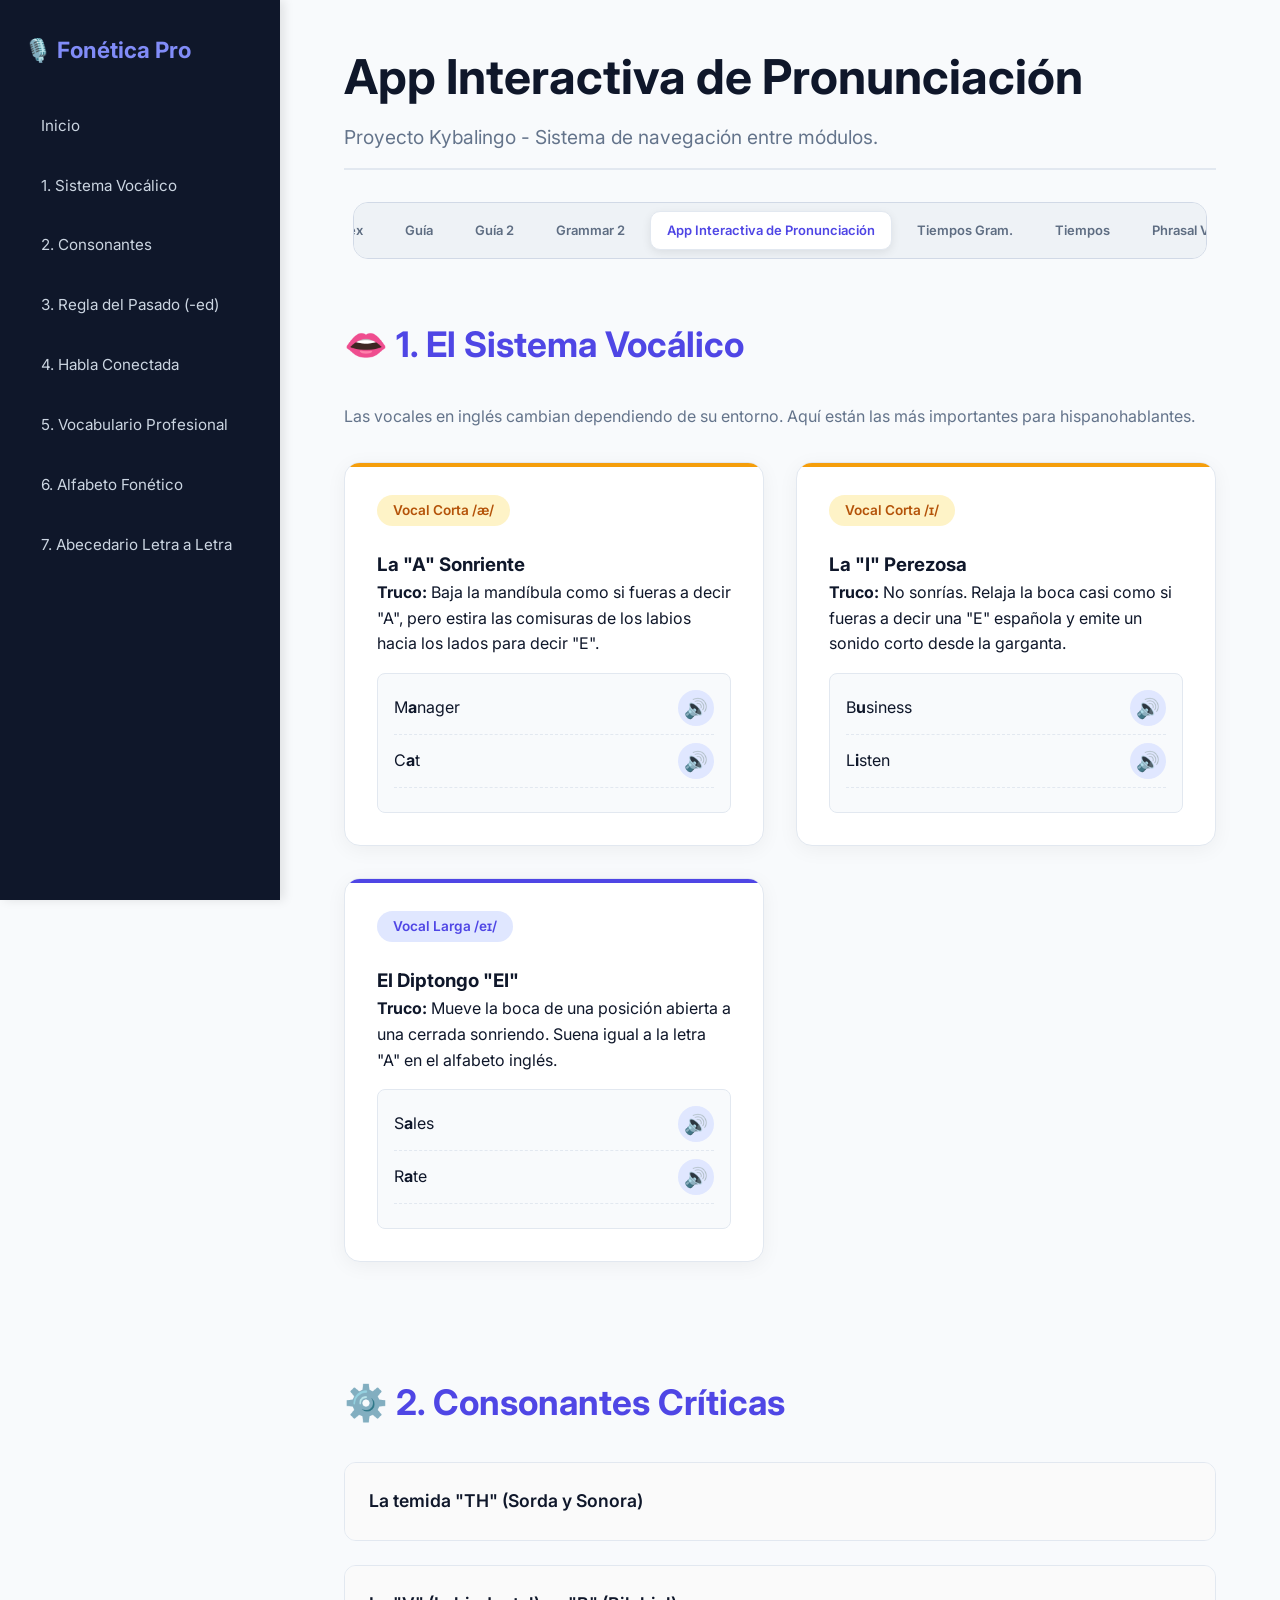
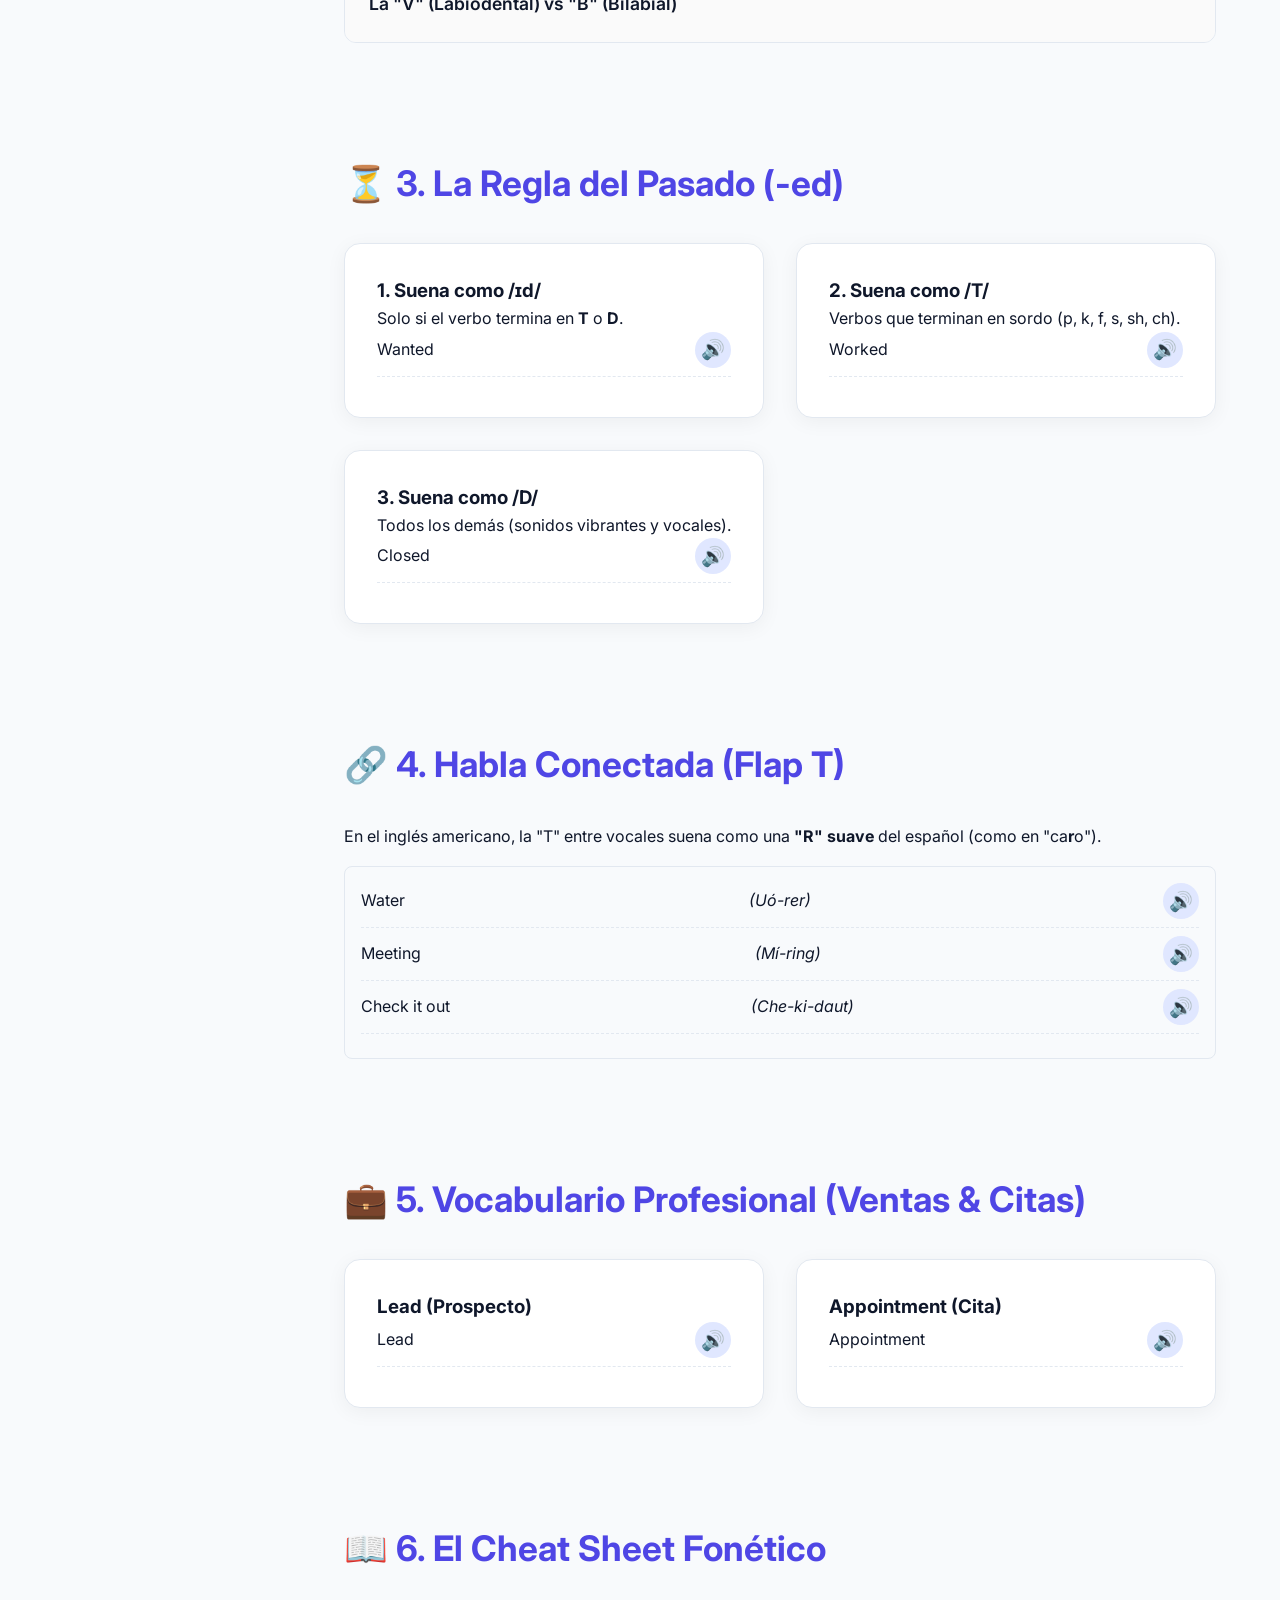
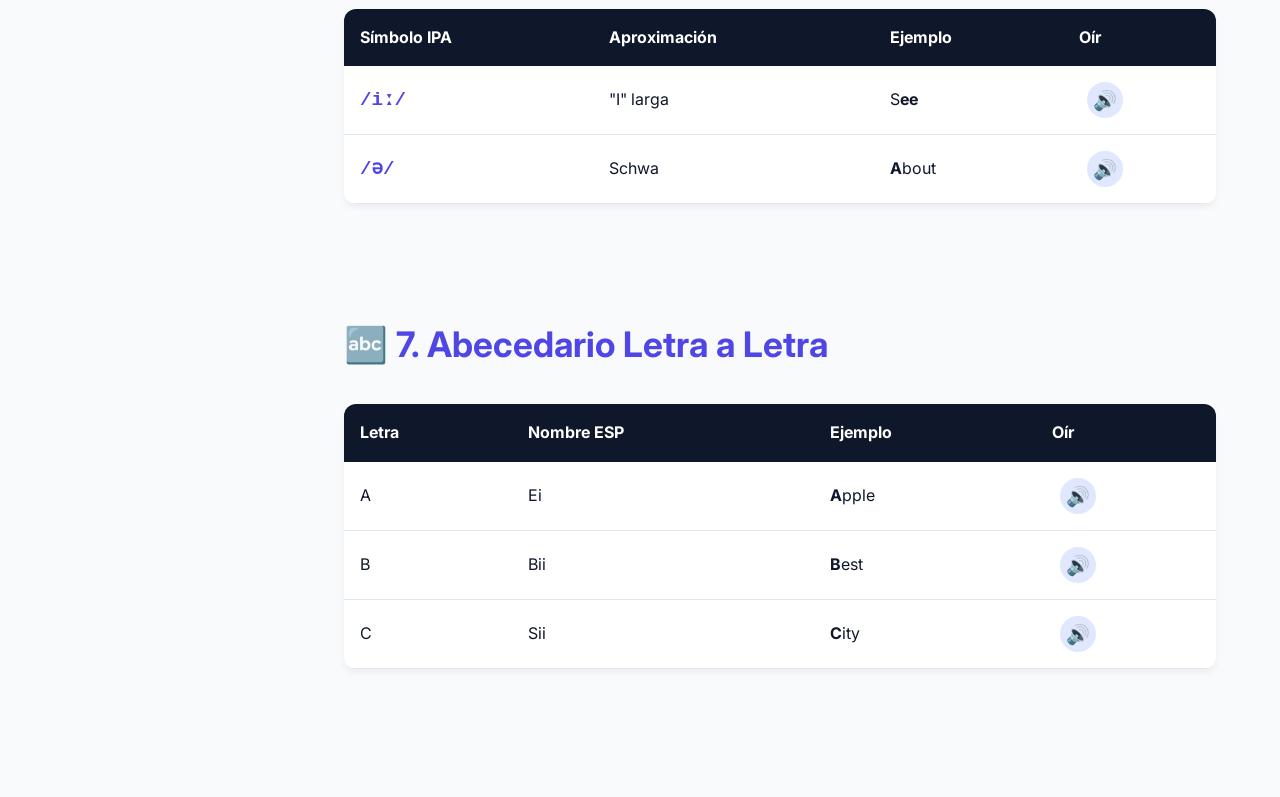
<file: more grammar.html>
<!DOCTYPE html>
<html lang="es">
<head>
    <meta charset="UTF-8">
    <meta name="viewport" content="width=device-width, initial-scale=1.0">
    <title>MasterClass de Pronunciación Inglesa 2.0</title>
    <link href="https://fonts.googleapis.com/css2?family=Inter:wght@300;400;600;700&display=swap" rel="stylesheet">
    <style>
        :root {
            --primary: #4f46e5;
            --primary-hover: #4338ca;
            --primary-light: #e0e7ff;
            --secondary: #10b981;
            --accent: #f59e0b;
            --dark: #0f172a;
            --gray: #64748b;
            --bg: #f8fafc;
            --card-bg: #ffffff;
            --border: #e2e8f0;
        }

        * { margin: 0; padding: 0; box-sizing: border-box; }

        body {
            font-family: 'Inter', sans-serif;
            background-color: var(--bg);
            color: var(--dark);
            line-height: 1.6;
            display: flex;
            scroll-behavior: smooth;
        }

        /* Sidebar Navigation (Escritorio) */
        nav {
            width: 280px;
            background-color: var(--dark);
            color: white;
            height: 100vh;
            position: fixed;
            padding: 2rem 1.5rem;
            overflow-y: auto;
            box-shadow: 4px 0 10px rgba(0,0,0,0.1);
            z-index: 100;
        }

        nav h2 {
            font-size: 1.4rem;
            margin-bottom: 2rem;
            color: #818cf8;
            display: flex;
            align-items: center;
            gap: 10px;
        }

        nav a {
            display: flex;
            align-items: center;
            color: #cbd5e1;
            text-decoration: none;
            padding: 0.8rem 1rem;
            margin-bottom: 0.5rem;
            border-radius: 8px;
            transition: all 0.2s ease;
            font-size: 0.95rem;
            border: 1px solid transparent;
        }

        nav a:hover, nav a.active {
            background-color: rgba(79, 70, 229, 0.2);
            color: white;
            border-color: rgba(79, 70, 229, 0.5);
            transform: translateX(5px);
        }

        /* Tabs for Local Files */
        .file-tabs {
            display: flex;
            flex-wrap: nowrap;
            justify-content: flex-start;
            align-items: center;
            gap: 8px;
            margin: 10px auto 25px auto;
            padding: 8px;
            background: #eef2f6; 
            border-radius: 15px; 
            border: 1px solid #d1d9e6;
            width: 100%;
            max-width: 98%; 
            overflow-x: auto;
            -webkit-overflow-scrolling: touch;
            scrollbar-width: none;
            scroll-snap-type: x mandatory;
        }

        .file-tabs::-webkit-scrollbar { display: none; }

        .tab-link {
            background: transparent;
            color: #5e6d82;
            text-decoration: none;
            padding: 8px 16px;
            border-radius: 10px;
            font-size: 13px;
            font-weight: 600;
            transition: all 0.2s ease;
            border: 1px solid transparent;
            display: inline-flex;
            align-items: center;
            white-space: nowrap;
            flex-shrink: 0;
            scroll-snap-align: start;
        }

        .tab-link:hover {
            color: #4f46e5;
            background: rgba(255, 255, 255, 0.6);
            transform: translateY(-1px);
        }

        .tab-link.active-file {
            background: #ffffff;
            color: #4f46e5;
            box-shadow: 0 3px 10px rgba(0, 0, 0, 0.08);
            border: 1px solid #e2e8f0;
        }

        @media (min-width: 1200px) {
            .file-tabs { justify-content: center; }
        }

        @media (max-width: 900px) {
            .file-tabs { justify-content: flex-start; padding-left: 8px; }
            .tab-link { padding: 5px 10px; font-size: 11px; }
        }

        @media (max-width: 600px) {
            .file-tabs { justify-content: flex-start; width: 100%; }
        }

        /* Main Content */
        main {
            margin-left: 280px;
            padding: 3rem 5%;
            width: calc(100% - 280px);
            max-width: 1300px;
        }

        header {
            margin-bottom: 2rem;
            padding-bottom: 1rem;
            border-bottom: 2px solid var(--border);
        }

        h1 { font-size: 3rem; color: var(--dark); line-height: 1.2; margin-bottom: 1rem; }
        .subtitle { color: var(--gray); font-size: 1.2rem; }

        section { margin-bottom: 5rem; padding-top: 2rem; }

        h2 {
            font-size: 2.2rem;
            color: var(--primary);
            margin-bottom: 2rem;
            display: flex;
            align-items: center;
            gap: 12px;
        }

        /* Audio Button */
        .audio-btn {
            background: var(--primary-light);
            color: var(--primary);
            border: none;
            border-radius: 50%;
            width: 36px;
            height: 36px;
            display: inline-flex;
            align-items: center;
            justify-content: center;
            cursor: pointer;
            transition: all 0.2s;
            font-size: 1.2rem;
            margin-left: 8px;
            vertical-align: middle;
        }

        .audio-btn:hover {
            background: var(--primary);
            color: white;
            transform: scale(1.1);
            box-shadow: 0 4px 10px rgba(79, 70, 229, 0.3);
        }

        /* Cards Layout */
        .grid-container {
            display: grid;
            grid-template-columns: repeat(auto-fit, minmax(320px, 1fr));
            gap: 2rem;
        }

        .card {
            background: var(--card-bg);
            border-radius: 16px;
            padding: 2rem;
            box-shadow: 0 4px 20px rgba(0, 0, 0, 0.05);
            transition: transform 0.3s, box-shadow 0.3s;
            border: 1px solid var(--border);
            position: relative;
            overflow: hidden;
        }

        .card::before {
            content: "";
            position: absolute;
            top: 0; left: 0; width: 100%; height: 4px;
        }

        .card.short::before { background: var(--accent); }
        .card.long::before { background: var(--primary); }
        .card.schwa::before { background: var(--secondary); }

        .card:hover {
            transform: translateY(-5px);
            box-shadow: 0 12px 25px rgba(0, 0, 0, 0.1);
        }

        .tag {
            display: inline-block;
            padding: 0.3rem 1rem;
            border-radius: 20px;
            font-size: 0.85rem;
            font-weight: 600;
            margin-bottom: 1.5rem;
        }
        .tag.short { background: #fef3c7; color: #b45309; }
        .tag.long { background: var(--primary-light); color: var(--primary); }

        .example-box {
            background: var(--bg);
            padding: 1rem;
            border-radius: 8px;
            margin-top: 1rem;
            border: 1px solid var(--border);
        }

        .example-item {
            display: flex;
            align-items: center;
            justify-content: space-between;
            margin-bottom: 0.5rem;
            padding-bottom: 0.5rem;
            border-bottom: 1px dashed var(--border);
        }

        /* Accordions */
        details {
            background: white;
            margin-bottom: 1.5rem;
            border-radius: 12px;
            border: 1px solid var(--border);
            overflow: hidden;
        }

        summary {
            font-weight: 600;
            font-size: 1.1rem;
            padding: 1.5rem;
            cursor: pointer;
            background: #fafafa;
            color: var(--dark);
            list-style: none;
            display: flex;
            justify-content: space-between;
            align-items: center;
        }

        .details-content { padding: 1.5rem; border-top: 1px solid var(--border); }

        /* Dictionary Table */
        .dictionary-table {
            width: 100%;
            border-collapse: collapse;
            background: white;
            border-radius: 12px;
            overflow: hidden;
            box-shadow: 0 4px 6px rgba(0,0,0,0.05);
        }
        .dictionary-table th { background: var(--dark); color: white; padding: 1rem; text-align: left; }
        .dictionary-table td { padding: 1rem; border-bottom: 1px solid var(--border); vertical-align: middle; }
        .phonetic-symbol { font-family: monospace; font-size: 1.2rem; font-weight: bold; color: var(--primary); }

        /* --- MEJORAS PARA CELULAR --- */
        @media (max-width: 768px) {
            body { flex-direction: column; }
            
            /* Convertimos el índice en una barra tipo App fija en la parte de abajo */
            nav { 
                width: 100%; 
                height: auto; 
                position: fixed; 
                bottom: 0; /* Lo ancla abajo */
                top: auto;
                left: 0;
                padding: 10px; 
                display: flex;
                flex-direction: row;
                overflow-x: auto;
                -webkit-overflow-scrolling: touch;
                scrollbar-width: none;
                box-shadow: 0 -4px 15px rgba(0,0,0,0.2);
            }
            
            nav::-webkit-scrollbar { display: none; }
            
            nav h2 { 
                display: none; /* Ocultamos el título del menú para ahorrar espacio en móvil */
            }

            nav a {
                margin: 0 8px 0 0;
                padding: 10px 15px;
                white-space: nowrap; /* Evita que el texto se parta en 2 líneas */
                flex-shrink: 0; /* Evita que los botones se aplasten */
                background-color: rgba(255, 255, 255, 0.05);
                border-radius: 20px; /* Estilo de píldora */
                font-size: 0.9rem;
            }

            nav a:hover, nav a.active {
                transform: translateY(-3px); /* En móvil es mejor que salte hacia arriba, no hacia la derecha */
            }

            /* Ajuste al contenido principal para que no quede tapado por la barra inferior */
            main { 
                margin-left: 0; 
                width: 100%; 
                padding: 2rem 1rem 6rem 1rem; /* El 6rem al final da espacio para el menú de abajo */
            }

            h1 { font-size: 2.2rem; }
            h2 { font-size: 1.8rem; }
        }
    </style>
</head>
<body>

    <nav>
        <h2>🎙️ Fonética Pro</h2>
        <a href="#intro">Inicio</a>
        <a href="#vocales">1. Sistema Vocálico</a>
        <a href="#consonantes">2. Consonantes</a>
        <a href="#pasado">3. Regla del Pasado (-ed)</a>
        <a href="#connected">4. Habla Conectada</a>
        <a href="#profesional">5. Vocabulario Profesional</a>
        <a href="#diccionario">6. Alfabeto Fonético</a>
        <a href="#abecedario">7. Abecedario Letra a Letra</a>
    </nav>

    <main>
        <header id="intro">
            <h1>App Interactiva de Pronunciación</h1>
            <p class="subtitle">Proyecto Kybalingo - Sistema de navegación entre módulos.</p>
        </header>

        <div class="file-tabs">
            <a href="index.html" class="tab-link">Inicio</a>
            <a href="Sentence Master Pro.html" class="tab-link">Index</a>
            <a href="guia.html" class="tab-link">Guía</a>
            <a href="guia 2.html" class="tab-link">Guía 2</a>
            <a href="kybalingo grammar 2.html" class="tab-link">Grammar 2</a>
            <a href="more grammar.html" class="tab-link active-file">App Interactiva de Pronunciación</a>
            <a href="nykrolingo tiempos gramaticales.html" class="tab-link">Tiempos Gram.</a>
            <a href="tiempos.html" class="tab-link">Tiempos</a>
            <a href="phrasalverbs.html" class="tab-link">Phrasal Verbs</a>
            <a href="libro - copia.html" class="tab-link">Libro</a>
        </div>

        <section id="vocales">
            <h2>👄 1. El Sistema Vocálico</h2>
            <p style="margin-bottom: 2rem; color: var(--gray);">Las vocales en inglés cambian dependiendo de su entorno. Aquí están las más importantes para hispanohablantes.</p>

            <div class="grid-container">
                <div class="card short">
                    <span class="tag short">Vocal Corta /æ/</span>
                    <h3>La "A" Sonriente</h3>
                    <p><strong>Truco:</strong> Baja la mandíbula como si fueras a decir "A", pero estira las comisuras de los labios hacia los lados para decir "E".</p>
                    <div class="example-box">
                        <div class="example-item"><span>M<strong>a</strong>nager</span> <button class="audio-btn" onclick="speak('Manager')">🔊</button></div>
                        <div class="example-item"><span>C<strong>a</strong>t</span> <button class="audio-btn" onclick="speak('Cat')">🔊</button></div>
                    </div>
                </div>

                <div class="card short">
                    <span class="tag short">Vocal Corta /ɪ/</span>
                    <h3>La "I" Perezosa</h3>
                    <p><strong>Truco:</strong> No sonrías. Relaja la boca casi como si fueras a decir una "E" española y emite un sonido corto desde la garganta.</p>
                    <div class="example-box">
                        <div class="example-item"><span>B<strong>u</strong>siness</span> <button class="audio-btn" onclick="speak('Business')">🔊</button></div>
                        <div class="example-item"><span>L<strong>i</strong>sten</span> <button class="audio-btn" onclick="speak('Listen')">🔊</button></div>
                    </div>
                </div>

                <div class="card long">
                    <span class="tag long">Vocal Larga /eɪ/</span>
                    <h3>El Diptongo "EI"</h3>
                    <p><strong>Truco:</strong> Mueve la boca de una posición abierta a una cerrada sonriendo. Suena igual a la letra "A" en el alfabeto inglés.</p>
                    <div class="example-box">
                        <div class="example-item"><span>S<strong>a</strong>les</span> <button class="audio-btn" onclick="speak('Sales')">🔊</button></div>
                        <div class="example-item"><span>R<strong>a</strong>te</span> <button class="audio-btn" onclick="speak('Rate')">🔊</button></div>
                    </div>
                </div>
            </div>
        </section>

        <section id="consonantes">
            <h2>⚙️ 2. Consonantes Críticas</h2>
            <details>
                <summary>La temida "TH" (Sorda y Sonora)</summary>
                <div class="details-content">
                    <p><strong>Sorda (Solo aire):</strong> Pon la lengua entre los dientes y sopla aire suavemente. No uses la voz.</p>
                    <div class="example-item">Think (Pensar) <button class="audio-btn" onclick="speak('Think')">🔊</button></div>
                    <br>
                    <p><strong>Sonora (Con vibración):</strong> Misma posición, pero haz vibrar tus cuerdas vocales (como una D suave).</p>
                    <div class="example-item">That (Eso) <button class="audio-btn" onclick="speak('That')">🔊</button></div>
                </div>
            </details>
            <details>
                <summary>La "V" (Labiodental) vs "B" (Bilabial)</summary>
                <div class="details-content">
                    <p><strong>V (Motor):</strong> Los dientes de arriba muerden suavemente el labio de abajo. Haz vibrar el aire.</p>
                    <div class="example-item">Very (Muy) <button class="audio-btn" onclick="speak('Very')">🔊</button></div>
                    <div class="example-item">Value (Valor) <button class="audio-btn" onclick="speak('Value')">🔊</button></div>
                </div>
            </details>
        </section>

        <section id="pasado">
            <h2>⏳ 3. La Regla del Pasado (-ed)</h2>
            <div class="grid-container">
                <div class="card">
                    <h3>1. Suena como /ɪd/</h3>
                    <p>Solo si el verbo termina en <strong>T</strong> o <strong>D</strong>.</p>
                    <div class="example-item">Wanted <button class="audio-btn" onclick="speak('Wanted')">🔊</button></div>
                </div>
                <div class="card">
                    <h3>2. Suena como /T/</h3>
                    <p>Verbos que terminan en sordo (p, k, f, s, sh, ch).</p>
                    <div class="example-item">Worked <button class="audio-btn" onclick="speak('Worked')">🔊</button></div>
                </div>
                <div class="card">
                    <h3>3. Suena como /D/</h3>
                    <p>Todos los demás (sonidos vibrantes y vocales).</p>
                    <div class="example-item">Closed <button class="audio-btn" onclick="speak('Closed')">🔊</button></div>
                </div>
            </div>
        </section>

        <section id="connected">
            <h2>🔗 4. Habla Conectada (Flap T)</h2>
            <p>En el inglés americano, la "T" entre vocales suena como una <strong>"R" suave</strong> del español (como en "ca<strong>r</strong>o").</p>
            <div class="example-box">
                <div class="example-item">Water <em>(Uó-rer)</em> <button class="audio-btn" onclick="speak('Water')">🔊</button></div>
                <div class="example-item">Meeting <em>(Mí-ring)</em> <button class="audio-btn" onclick="speak('Meeting')">🔊</button></div>
                <div class="example-item">Check it out <em>(Che-ki-daut)</em> <button class="audio-btn" onclick="speak('Check it out')">🔊</button></div>
            </div>
        </section>

        <section id="profesional">
            <h2>💼 5. Vocabulario Profesional (Ventas & Citas)</h2>
            <div class="grid-container">
                <div class="card">
                    <h3>Lead (Prospecto)</h3>
                    <div class="example-item">Lead <button class="audio-btn" onclick="speak('Lead')">🔊</button></div>
                </div>
                <div class="card">
                    <h3>Appointment (Cita)</h3>
                    <div class="example-item">Appointment <button class="audio-btn" onclick="speak('Appointment')">🔊</button></div>
                </div>
            </div>
        </section>

        <section id="diccionario">
            <h2>📖 6. El Cheat Sheet Fonético</h2>
            <table class="dictionary-table">
                <thead>
                    <tr><th>Símbolo IPA</th><th>Aproximación</th><th>Ejemplo</th><th>Oír</th></tr>
                </thead>
                <tbody>
                    <tr><td class="phonetic-symbol">/iː/</td><td>"I" larga</td><td>S<strong>ee</strong></td><td><button class="audio-btn" onclick="speak('See')">🔊</button></td></tr>
                    <tr><td class="phonetic-symbol">/ə/</td><td>Schwa</td><td><strong>A</strong>bout</td><td><button class="audio-btn" onclick="speak('About')">🔊</button></td></tr>
                </tbody>
            </table>
        </section>

        <section id="abecedario">
            <h2>🔤 7. Abecedario Letra a Letra</h2>
            <table class="dictionary-table">
                <thead><tr><th>Letra</th><th>Nombre ESP</th><th>Ejemplo</th><th>Oír</th></tr></thead>
                <tbody>
                    <tr><td>A</td><td>Ei</td><td><strong>A</strong>pple</td><td><button class="audio-btn" onclick="speak('A, Apple')">🔊</button></td></tr>
                    <tr><td>B</td><td>Bii</td><td><strong>B</strong>est</td><td><button class="audio-btn" onclick="speak('B, Best')">🔊</button></td></tr>
                    <tr><td>C</td><td>Sii</td><td><strong>C</strong>ity</td><td><button class="audio-btn" onclick="speak('C, City')">🔊</button></td></tr>
                </tbody>
            </table>
        </section>
    </main>

    <script>
        function speak(text) {
            if ('speechSynthesis' in window) {
                window.speechSynthesis.cancel();
                const utterance = new SpeechSynthesisUtterance(text);
                utterance.lang = 'en-US'; 
                utterance.rate = 0.85;     
                const voices = window.speechSynthesis.getVoices();
                const usVoice = voices.find(voice => voice.lang === 'en-US' && voice.name.includes('Google'));
                if (usVoice) utterance.voice = usVoice;
                window.speechSynthesis.speak(utterance);
            }
        }

        document.querySelectorAll('nav a').forEach(anchor => {
            anchor.addEventListener('click', function(e) {
                e.preventDefault();
                const targetId = this.getAttribute('href');
                document.querySelector(targetId).scrollIntoView({ behavior: 'smooth' });
                document.querySelectorAll('nav a').forEach(a => a.classList.remove('active'));
                this.classList.add('active');
            });
        });
    </script>
</body>
</html>
</file>
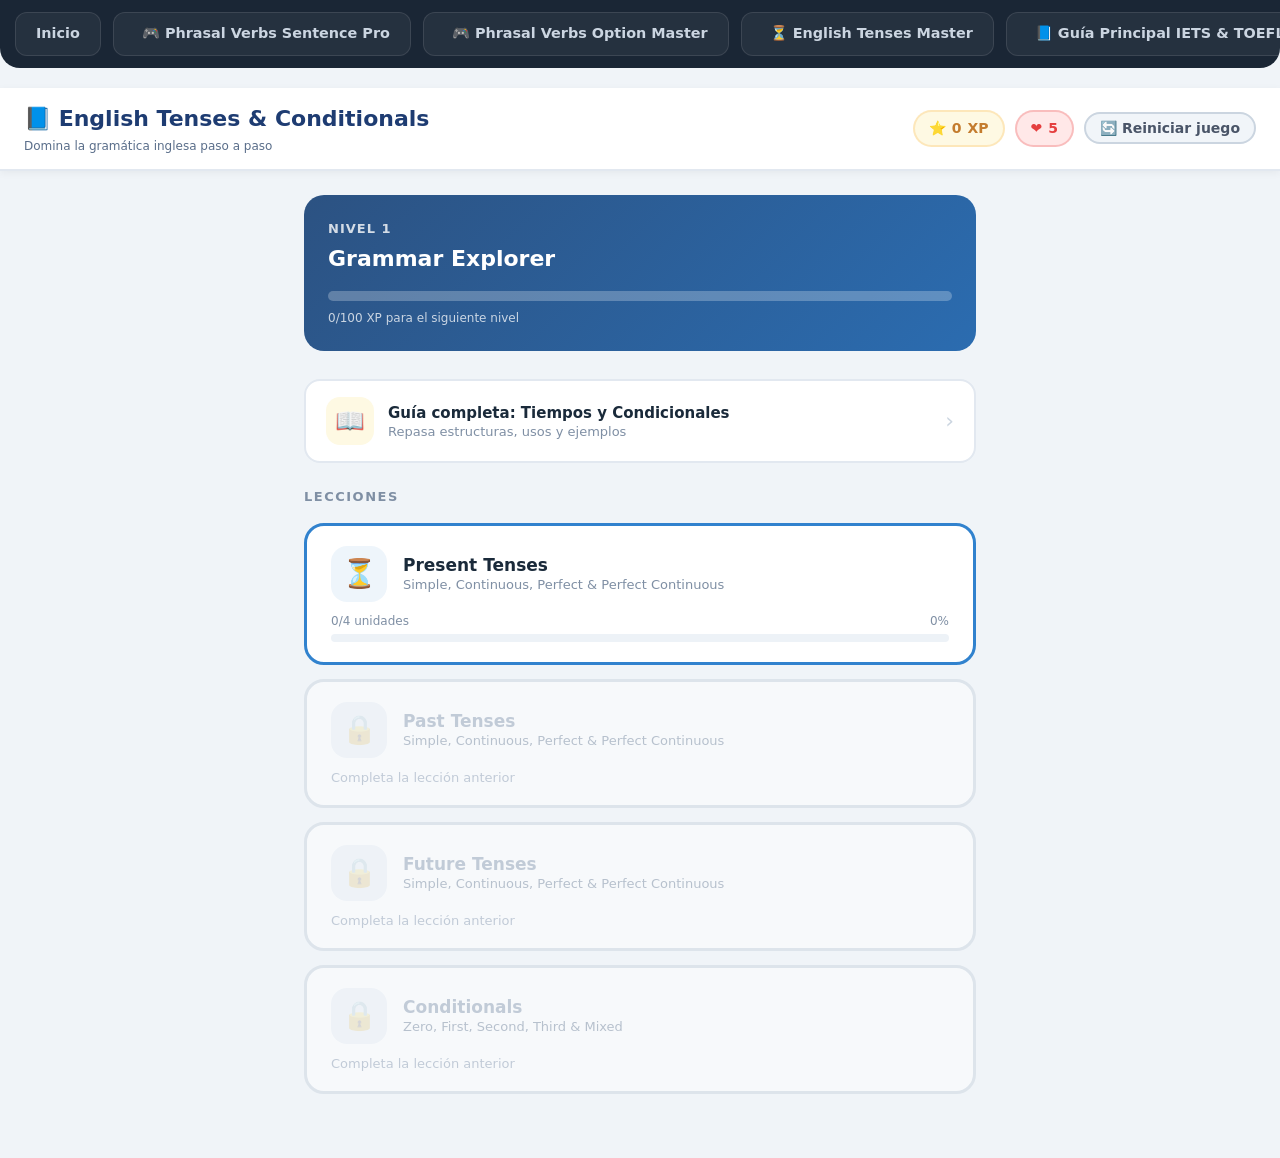
<file: nykrolingo tiempos gramaticales.html>
<!DOCTYPE html>
<html lang="es">
<head>
<meta charset="UTF-8">
<meta name="viewport" content="width=device-width, initial-scale=1.0, viewport-fit=cover, user-scalable=yes">
<title>English Tenses & Conditionals | Aprende Gramática Inglesa</title>
<style>
* { box-sizing: border-box; margin: 0; padding: 0; -webkit-tap-highlight-color: transparent; }
body { font-family: 'Segoe UI', Arial, sans-serif; background: #f4f7fb; color: #1a2a3a; }
button { font-family: inherit; cursor: pointer; transition: transform 0.1s, opacity 0.2s; touch-action: manipulation; }
button:active { transform: scale(0.97); }

 :root {
            --primary: #1e2a3e;
            --present: #2ecc71;
            --past: #3498db;
            --future: #9b59b6;
            --conditional: #e67e22;
            --bg: #f0f4f8;
            --card-bg: #ffffff;
            --success: #27ae60;
            --error: #e74c3c;
            --hint: #f39c12;
            --tab-bg: #ffffff;
            --tab-active: #3498db;
            --text-main: #1e2a3e;
            --text-muted: #444;
            --expl-bg: #f8fafc;
            --formula-bg: #f1f5f9;
            --example-bg: #fffdf2;
            --practice-bg: #f0f7ff;
            --practice-border: #e0e6ed;
            --nav-bg: rgba(255,255,255,0.8);
            --footer-bg: #1e2a3e;
        }

        body.dark-mode {
            --bg: #0f172a;
            --card-bg: #1e2a3e;
            --text-main: #e2e8f0;
            --text-muted: #94a3b8;
            --expl-bg: #162032;
            --formula-bg: #0f1f33;
            --example-bg: #1a2030;
            --practice-bg: #162032;
            --practice-border: #2d3f55;
            --nav-bg: rgba(15,23,42,0.92);
            --tab-bg: #1e2a3e;
            --footer-bg: #0f172a;
        }

        body {
            font-family: 'Inter', 'Segoe UI', system-ui, sans-serif;
            background: var(--bg);
            color: var(--text-main);
            line-height: 1.5;
            transition: background 0.3s, color 0.3s;
        }

        /* --- MEJORA DE DISEÑO DE PESTAÑAS (NAV-TABS) --- */
        /* --- CONTENEDOR DE NAVEGACIÓN --- */
/* --- CONTENEDOR PRINCIPAL (Móvil Primero) --- */
/* --- NAVEGACIÓN (Base Móvil) --- */
/* --- NAVEGACIÓN UNIVERSAL (PC Y MÓVIL) --- */
.nav-tabs {
    display: flex;
    flex-wrap: nowrap;         /* Impide que las pestañas se bajen a otra línea */
    justify-content: flex-start; /* Siempre alineadas al inicio para permitir scroll */
    align-items: center;
    gap: 12px;
    background: #1a2635;      /* Ajusta a tu color de fondo */
    padding: 12px 15px;
    border-radius: 0 0 20px 20px;
    position: sticky;
    top: 0;
    z-index: 1100;
    margin-bottom: 20px;

    /* --- ACTIVAR SCROLL EN TODAS LAS PANTALLAS --- */
    overflow-x: auto; 
    -webkit-overflow-scrolling: touch;
    scrollbar-width: none;    /* Oculta barra en Firefox */
    
    /* Para que el scroll sea más fluido con el mouse en PC */
    scroll-behavior: smooth;
}

/* Ocultar barra de scroll en Chrome, Safari y Edge (Mantiene la estética limpia) */
.nav-tabs::-webkit-scrollbar {
    display: none;
}

/* --- ESTILO DE LOS BOTONES --- */
.tab-link, .dark-toggle {
    text-decoration: none;
    color: #cbd5e1;
    padding: 10px 20px;
    border-radius: 12px;
    font-size: 0.9rem;
    font-weight: 600;
    background: rgba(255, 255, 255, 0.05);
    border: 1px solid rgba(255, 255, 255, 0.1);
    transition: all 0.3s ease;
    
    /* CRUCIAL: Esto evita que los botones se encojan en PC */
    white-space: nowrap; 
    flex-shrink: 0; 
    display: flex;
    align-items: center;
    gap: 8px;
}

/* --- ESTADOS --- */
.tab-link:hover, .dark-toggle:hover {
    background: rgba(255, 255, 255, 0.1);
    color: #fff;
    transform: translateY(-2px);
}

.tab-link.active {
    background: #3498db; /* Azul de tu botón de Reiniciar */
    color: white !important;
    border-color: transparent;
    box-shadow: 0 4px 15px rgba(52, 152, 219, 0.4);
}

/* --- ICONOS --- */
.tab-link i, .dark-toggle i {
    font-size: 1.1rem;
}

        /* --- FIN MEJORA PESTAÑAS --- */

        header {
            background: linear-gradient(135deg, #1e2a3e, #2c3e50);
            color: white;
            padding: 2.5rem 1rem 1.5rem;
            text-align: center;
            box-shadow: 0 8px 20px rgba(0,0,0,0.1);
            border-radius: 20px;
            margin: 0 1rem;
        }

        header h1 {
            font-size: 2.2rem;
            margin-bottom: 0.5rem;
        }
.header { background: white; border-bottom: 2px solid #e2e8f0; padding: 14px 24px;
  display: flex; align-items: center; justify-content: space-between;
  position: sticky; top: 0; z-index: 10; box-shadow: 0 2px 8px rgba(0,0,0,0.05); }
.logo { font-size: 22px; font-weight: 900; color: #1e3c72; }
.logo-sub { font-size: 12px; color: #5a6e8a; margin-top: 2px; }
.badges { display: flex; gap: 10px; align-items: center; }
.badge { display: flex; align-items: center; gap: 6px; border-radius: 20px;
  padding: 6px 14px; font-weight: 700; font-size: 14px; border: 2px solid; }
.badge-xp { background: #fef9e3; border-color: #f5b04240; color: #c47c2e; }
.badge-lives { background: #ffe8e8; border-color: #e53e3e40; color: #e53e3e; }
.reset-btn { background: #f1f5f9; border: 2px solid #cbd5e0; border-radius: 20px;
  padding: 6px 14px; font-weight: 700; font-size: 14px; color: #4a5568;
  display: flex; align-items: center; gap: 6px; cursor: pointer; transition: all 0.2s; }
.reset-btn:hover { background: #e2e8f0; border-color: #e53e3e; color: #e53e3e; }

.container { max-width: 720px; margin: 0 auto; padding: 24px; }

.level-card { background: linear-gradient(135deg, #2c5282 0%, #2b6cb0 100%);
  border-radius: 20px; padding: 24px; color: white; margin-bottom: 28px; }
.level-label { font-size: 13px; opacity: 0.8; font-weight: 600; letter-spacing: 1px; margin-bottom: 4px; }
.level-name { font-size: 22px; font-weight: 800; margin-bottom: 16px; }
.progress-bar-wrap { height: 10px; background: rgba(255,255,255,0.25); border-radius: 5px; overflow: hidden; margin-bottom: 8px; }
.progress-bar-fill { height: 100%; border-radius: 5px; transition: width 0.5s ease; }
.level-sub { font-size: 12px; opacity: 0.75; }

.section-title { font-size: 13px; font-weight: 800; color: #7f8fa4; letter-spacing: 1.5px; margin-bottom: 16px; }

.guide-btn { width: 100%; background: white; border: 2px solid #e2e8f0;
  border-radius: 16px; padding: 16px 20px; display: flex; align-items: center;
  gap: 14px; margin-bottom: 24px; text-align: left; }
.guide-btn:hover { border-color: #f5b042; box-shadow: 0 4px 16px #f5b04220; }
.icon-box { width: 48px; height: 48px; border-radius: 14px; display: flex;
  align-items: center; justify-content: center; font-size: 24px; flex-shrink: 0; }
.btn-title { font-weight: 700; font-size: 15px; color: #1a2a3a; }
.btn-sub { color: #7f8fa4; font-size: 13px; margin-top: 2px; }
.arrow { margin-left: auto; color: #cbd5e0; font-size: 22px; line-height: 1; }

.lessons-list { display: flex; flex-direction: column; gap: 14px; }
.lesson-card { width: 100%; background: white; border-radius: 20px;
  padding: 20px 24px; text-align: left; border: 3px solid; position: relative;
  overflow: hidden; transition: all 0.2s; }
.lesson-card:hover:not(:disabled) { transform: translateY(-2px); }
.lesson-card:disabled { opacity: 0.5; cursor: not-allowed; }
.lesson-card-header { display: flex; align-items: center; gap: 16px; margin-bottom: 12px; }
.lesson-icon { width: 56px; height: 56px; border-radius: 16px;
  display: flex; align-items: center; justify-content: center; font-size: 28px; flex-shrink: 0; }
.lesson-title-text { font-weight: 800; font-size: 17px; }
.lesson-sub-text { color: #7f8fa4; font-size: 13px; margin-top: 2px; }
.lesson-progress-row { display: flex; justify-content: space-between; font-size: 12px; color: #7f8fa4; margin-bottom: 6px; }
.lesson-progress-bar { height: 8px; background: #edf2f7; border-radius: 4px; overflow: hidden; }
.lesson-completed-badge { position: absolute; top: 12px; right: 12px;
  color: white; border-radius: 20px; padding: 3px 12px; font-size: 12px; font-weight: 700; }

.lesson-header { color: white; padding: 32px 24px 28px; }
.back-btn-white { border: none; color: white; border-radius: 10px; padding: 8px 16px;
  font-size: 14px; font-weight: 600; margin-bottom: 20px; display: inline-block; background: rgba(255,255,255,0.2); }
.back-btn-white:hover { background: rgba(255,255,255,0.3); }
.lesson-header-icon { font-size: 40px; margin-bottom: 8px; }
.lesson-header-title { font-size: 26px; font-weight: 800; margin-bottom: 6px; }
.lesson-header-sub { font-size: 15px; opacity: 0.85; }

.unit-card { width: 100%; background: white; border-radius: 16px; padding: 20px 24px;
  text-align: left; border: 2px solid; display: flex; align-items: center; gap: 16px;
  transition: all 0.2s; margin-bottom: 14px; }
.unit-card:hover:not(:disabled) { box-shadow: 0 4px 16px rgba(0,0,0,0.08); }
.unit-card:disabled { opacity: 0.5; cursor: not-allowed; }
.unit-icon { width: 48px; height: 48px; border-radius: 14px;
  display: flex; align-items: center; justify-content: center; font-size: 22px; flex-shrink: 0; }
.unit-info { flex: 1; }
.unit-title-text { font-weight: 700; font-size: 16px; }
.unit-count { color: #7f8fa4; font-size: 13px; margin-top: 2px; }
.unit-tags { display: flex; flex-direction: column; gap: 6px; }
.unit-tag { border-radius: 8px; padding: 4px 10px; font-size: 11px; font-weight: 700; }

.xp-hint { border-radius: 14px; padding: 16px 20px; display: flex; align-items: center;
  gap: 12px; margin-top: 8px; border: 2px solid; background: #fef9e3; border-color: #f5b04240; }

/* LEARN PAGE */
.learn-header { background: white; border-bottom: 2px solid #edf2f7; padding: 16px 24px;
  display: flex; align-items: center; gap: 16px; }
.learn-header-info { font-size: 13px; font-weight: 700; color: #7f8fa4; margin-bottom: 4px; }
.back-btn-gray { background: none; border: none; font-size: 20px; color: #7f8fa4; padding: 0; flex-shrink: 0; }

.grammar-card { background: white; border: 2px solid; border-radius: 20px; padding: 28px 24px; text-align: center; }
.grammar-title { font-size: 28px; font-weight: 800; margin-bottom: 20px; }
.grammar-structure { font-size: 20px; font-weight: 700; background: #f7fafc; padding: 12px; border-radius: 16px; margin: 16px 0; font-family: monospace; }
.grammar-example { font-size: 18px; color: #2c5282; font-style: italic; margin-bottom: 12px; }
.grammar-usage { font-size: 15px; color: #4a5568; margin-top: 16px; padding: 12px; background: #f0f5fa; border-radius: 12px; }
.grammar-extra { margin-top: 16px; font-size: 14px; background: #fff8e7; padding: 12px; border-radius: 12px; text-align: left; }
.dots-row { display: flex; gap: 8px; justify-content: center; margin-top: 28px; }
.dot-btn { height: 10px; border-radius: 5px; border: none; padding: 0; transition: all 0.3s; cursor: pointer; }

.learn-body { flex: 1; padding: 32px 24px; max-width: 640px; margin: 0 auto; width: 100%; display: flex; flex-direction: column; justify-content: center; }
.learn-footer { background: white; border-top: 2px solid #edf2f7; padding: 16px 24px;
  display: flex; gap: 12px; }
.btn-prev { background: transparent; border: 2px solid #e2e8f0; border-radius: 14px;
  padding: 14px 24px; font-size: 15px; font-weight: 600; color: #4a5568; flex-shrink: 0; }
.btn-prev:disabled { opacity: 0.35; cursor: not-allowed; }
.btn-next { flex: 1; border: none; border-radius: 14px; padding: 14px 24px;
  font-size: 16px; font-weight: 700; color: white; }

/* QUIZ */
.quiz-header { background: white; border-bottom: 2px solid #edf2f7; padding: 16px 24px;
  display: flex; align-items: center; gap: 16px; }
.close-btn { background: none; border: none; font-size: 22px; color: #a0aec0; padding: 0; line-height: 1; flex-shrink: 0; }
.lives-display { display: flex; align-items: center; gap: 6px; color: #e53e3e; font-weight: 700; flex-shrink: 0; }

.quiz-body { flex: 1; padding: 32px 24px; max-width: 640px; margin: 0 auto; width: 100%; }
.question-counter { font-size: 12px; color: #a0aec0; font-weight: 700; letter-spacing: 1px; margin-bottom: 8px; }
.question-title { font-size: 19px; font-weight: 700; color: #2d3748; margin-bottom: 24px; }
.question-card { background: white; border: 3px solid; border-radius: 20px;
  padding: 32px 24px; text-align: center; margin-bottom: 28px; }
.question-text { font-size: 20px; font-weight: 600; color: #2d3748; }

.options-grid { display: grid; grid-template-columns: 1fr 1fr; gap: 12px; }
.option-btn { background: white; border: 2px solid #e2e8f0; border-radius: 14px;
  padding: 18px 12px; font-size: 15px; font-weight: 600; color: #2d3748;
  text-align: center; min-height: 68px; display: flex; align-items: center; justify-content: center;
  line-height: 1.3; word-break: break-word; white-space: normal; }
.option-btn:hover:not(:disabled) { border-color: #a0aec0; background: #fafcff; }
.option-correct { border-color: #38a169 !important; background: #f0fff4 !important; color: #2f855a !important; }
.option-wrong { border-color: #e53e3e !important; background: #fff5f5 !important; color: #c53030 !important; }

.feedback { border-radius: 14px; padding: 16px 20px; margin: 20px 0 14px;
  display: flex; align-items: center; gap: 12px; border: 2px solid; }
.feedback-correct { background: #f0fff4; border-color: #38a16960; }
.feedback-wrong { background: #fff5f5; border-color: #e53e3e60; }
.feedback-icon { font-size: 24px; flex-shrink: 0; }
.feedback-title { font-weight: 700; font-size: 15px; }
.feedback-correct .feedback-title { color: #38a169; }
.feedback-wrong .feedback-title { color: #e53e3e; }
.feedback-answer { color: #4a5568; font-size: 13px; margin-top: 3px; }

.btn-continue-quiz { width: 100%; border: none; border-radius: 14px; padding: 16px 24px;
  font-size: 16px; font-weight: 700; color: white; }

/* RESULTS */
.results-page { min-height: 100vh; background: linear-gradient(135deg, #2c5282 0%, #2b6cb0 100%);
  display: flex; align-items: center; justify-content: center; padding: 24px; }
.results-card { background: white; border-radius: 24px; padding: 40px 36px; max-width: 440px;
  width: 100%; text-align: center; box-shadow: 0 20px 60px rgba(0,0,0,0.2); }
.results-emoji { font-size: 72px; margin-bottom: 16px; }
.results-title { font-size: 28px; font-weight: 800; margin-bottom: 8px; color: #1a2a3a; }
.results-sub { color: #718096; margin-bottom: 32px; font-size: 16px; }
.results-stats { display: grid; grid-template-columns: 1fr 1fr 1fr; gap: 14px; margin-bottom: 32px; }
.stat-box { border-radius: 14px; padding: 16px 8px; border: 2px solid; }
.stat-value { font-size: 24px; font-weight: 800; }
.stat-label { font-size: 12px; color: #718096; margin-top: 4px; }
.results-btns { display: flex; flex-direction: column; gap: 12px; }
.btn-results-main { border: none; border-radius: 14px; padding: 16px 24px;
  font-size: 16px; font-weight: 700; color: white; width: 100%; }
.btn-results-back { background: transparent; border: 2px solid #e2e8f0; border-radius: 14px;
  padding: 14px 24px; font-size: 15px; font-weight: 600; color: #718096; width: 100%; }

/* GUIDE PAGE */
.guide-header { padding: 32px 24px 40px; color: white; }
.guide-card { background: white; border-radius: 16px; padding: 20px; margin-bottom: 20px; border-left: 6px solid; }
.guide-card h3 { font-size: 18px; margin-bottom: 10px; }
.guide-table { width: 100%; border-collapse: collapse; font-size: 14px; background: white; border-radius: 16px; overflow: hidden; }
.guide-table th, .guide-table td { padding: 10px 12px; text-align: left; border-bottom: 1px solid #e2e8f0; }
.guide-table th { background: #edf2f7; font-weight: 700; }

/* ========== MEJORAS MÓVIL: media queries para pantallas pequeñas ========== */
@media (max-width: 600px) {
    .container { padding: 16px; }
    .options-grid { grid-template-columns: 1fr; gap: 10px; } /* Botones a ancho completo, más fáciles de tocar */
    .option-btn { padding: 16px 12px; min-height: 56px; font-size: 14px; }
    .grammar-title { font-size: 22px; }
    .grammar-structure { font-size: 16px; word-break: break-word; }
    .grammar-example { font-size: 16px; }
    .question-text { font-size: 18px; }
    .question-card { padding: 24px 16px; }
    .quiz-body { padding: 20px 16px; }
    .learn-body { padding: 24px 16px; }
    .badges { gap: 6px; flex-wrap: wrap; justify-content: flex-end; }
    .badge { padding: 4px 10px; font-size: 12px; }
    .reset-btn { padding: 4px 12px; font-size: 12px; }
    .header { padding: 12px 16px; flex-wrap: wrap; }
    .logo { font-size: 18px; }
    .unit-card { padding: 16px; gap: 12px; flex-wrap: wrap; }
    .unit-tags { flex-direction: row; gap: 8px; }
    .results-card { padding: 28px 20px; }
    .results-stats { gap: 8px; }
    .stat-value { font-size: 20px; }
    .guide-table th, .guide-table td { padding: 8px 6px; font-size: 12px; word-break: break-word; }
    .guide-card { padding: 16px; overflow-x: auto; }
    .guide-table { display: block; overflow-x: auto; white-space: nowrap; } /* Tablas desplazables horizontalmente */
    .guide-card table { display: table; min-width: 500px; }
    .lesson-card { padding: 16px; }
    .lesson-icon { width: 48px; height: 48px; font-size: 24px; }
    .dots-row { gap: 6px; }
    .dot-btn { min-width: 8px; }
    .learn-footer .btn-prev, .learn-footer .btn-next { padding: 12px 16px; }
    .nav-tabs { gap: 8px; padding: 10px 12px; }
    .tab-link, .dark-toggle { padding: 8px 14px; font-size: 0.8rem; }
}

/* Ajuste adicional para pantallas muy pequeñas */
@media (max-width: 480px) {
    .lesson-title-text { font-size: 15px; }
    .unit-title-text { font-size: 14px; }
    .grammar-usage, .grammar-extra { font-size: 13px; }
    .feedback { padding: 12px 16px; }
}

/* Mejora de scroll y touch para toda la app */
html, body { height: 100%; }
.flex-page { display: none; flex-direction: column; min-height: 100vh; }
.flex-page.active { display: flex; }
.page { display: none; }
.page.active { display: block; }

/* Mejora en la visualización de tablas de guía en móvil sin romper diseño */
.guide-card { overflow-x: auto; }
.guide-table { min-width: 480px; }

/* Asegurar que todos los botones tengan feedback táctil */
button, .tab-link, .dark-toggle, .reset-btn, .unit-card, .lesson-card { cursor: pointer; touch-action: manipulation; }
</style>
</head>
<body>
  <nav class="nav-tabs">
    <a href="index.html" class="tab-link">Inicio</a>
        <a href="Sentence Master Pro.html" class="tab-link">
            <i class="fas fa-pen-fancy"></i> 🎮 Phrasal Verbs Sentence Pro
        </a>
        <a href="phrasalverbs.html" class="tab-link">
            <i class="fas fa-gamepad"></i> 🎮 Phrasal Verbs Option Master
        </a>
        <a href="tiempos.html" class="tab-link">
            <i class="fas fa-hourglass-half"></i> ⏳ English Tenses Master
        </a>
        <a href="guia.html" class="tab-link">
            <i class="fas fa-book"></i> 📘 Guía Principal IETS & TOEFL
        </a>
        <a href="guia%202.html" class="tab-link">
            <i class="fas fa-file-alt"></i> 📑 Guía 2 IETS & TOEFL
        </a>
        <a href="libro - copia.html" class="tab-link"><i class="fas fa-bookmark"></i> 📑 LIBRO Advanced_Student</a>
        <a href="tiempos.html" class="tab-link"><i class="fas fa-file-alt"></i> 📑 TIEMPOS GRAMATICALES</a>
        <a href="nykrolingo tiempos gramaticales.html" class="tab-link active"><i class="fas fa-file-alt"></i>  Nykrolingo TIEMPOS GRAMATICALES GAME 🎮</a>
        <a href="more grammar.html" class="tab-link">App Interactiva de Pronunciación</a>
        <a href="kybalingo grammar 2.html" class="tab-link">Kybalingo grammar 2</a>
        <button class="dark-toggle" id="darkToggle" title="Alternar modo oscuro" aria-label="Alternar entre modo claro y oscuro"><i class="fas fa-moon"></i> Modo Oscuro</button>
    </nav>

<!-- HOME -->
<div id="page-home" class="page active">
  <div class="header">
    <div>
      <div class="logo">📘 English Tenses & Conditionals</div>
      <div class="logo-sub">Domina la gramática inglesa paso a paso</div>
    </div>
    <div class="badges">
      <div class="badge badge-xp">⭐ <span id="xp-display">0</span> XP</div>
      <div class="badge badge-lives">❤️ <span id="lives-display">5</span></div>
      <button class="reset-btn" id="resetGameBtn" onclick="resetGame()">🔄 Reiniciar juego</button>
    </div>
  </div>
  <div class="container">
    <div class="level-card">
      <div class="level-label">NIVEL <span id="level-num">1</span></div>
      <div class="level-name" id="level-name">Grammar Explorer</div>
      <div class="progress-bar-wrap">
        <div class="progress-bar-fill" id="level-bar" style="width:0%;background:white;"></div>
      </div>
      <div class="level-sub"><span id="level-xp">0</span>/100 XP para el siguiente nivel</div>
    </div>

    <button class="guide-btn" onclick="showGuide()">
      <div class="icon-box" style="background:#fef9e3;">📖</div>
      <div>
        <div class="btn-title">Guía completa: Tiempos y Condicionales</div>
        <div class="btn-sub">Repasa estructuras, usos y ejemplos</div>
      </div>
      <div class="arrow">›</div>
    </button>

    <div class="section-title">LECCIONES</div>
    <div class="lessons-list" id="lessons-list"></div>
    <div style="height:40px;"></div>
  </div>
</div>

<!-- GUIDE PAGE mejorada con más detalles -->
<div id="page-guide" class="page">
  <div class="guide-header" style="background:linear-gradient(135deg,#2c5282,#2b6cb0);">
    <button class="back-btn-white" onclick="showHome()">← Volver</button>
    <div class="lesson-header-icon">📚</div>
    <div class="lesson-header-title">Gramática Inglesa Avanzada</div>
    <div class="lesson-header-sub">12 tiempos verbales + 5 condicionales con ejemplos y usos</div>
  </div>
  <div class="container">
    <div class="guide-card" style="border-left-color: #3182ce;">
      <h3>⏳ Tiempos Presentes (Present Tenses)</h3>
      <table class="guide-table"><thead><tr><th>Tiempo</th><th>Estructura</th><th>Ejemplo</th><th>Uso clave</th></tr></thead><tbody>
        <tr><td>Present Simple</td><td>Suj + V1/Vs</td><td>She works every day.</td><td>Hechos, rutinas, verdades universales.</td></tr>
        <tr><td>Present Continuous</td><td>Suj + am/is/are + V-ing</td><td>They are playing now.</td><td>Acciones en progreso ahora, planes futuros.</td></tr>
        <tr><td>Present Perfect</td><td>Suj + have/has + V3</td><td>I have seen that movie.</td><td>Experiencias, cambios, acciones pasadas con relevancia actual.</td></tr>
        <tr><td>Present Perfect Continuous</td><td>Suj + have/has been + V-ing</td><td>He has been studying for hours.</td><td>Énfasis en duración de una acción que empezó en el pasado y continúa.</td></tr>
      </tbody></table>
    </div>
    <div class="guide-card" style="border-left-color: #e53e3e;">
      <h3>🕰️ Tiempos Pasados (Past Tenses)</h3>
      <table class="guide-table"><thead><tr><th>Tiempo</th><th>Estructura</th><th>Ejemplo</th><th>Uso clave</th></tr></thead><tbody>
        <tr><td>Past Simple</td><td>Suj + V2/ed</td><td>We visited London.</td><td>Acciones completadas en el pasado.</td></tr>
        <tr><td>Past Continuous</td><td>Suj + was/were + V-ing</td><td>I was reading at 8pm.</td><td>Acciones en progreso en un momento específico del pasado.</td></tr>
        <tr><td>Past Perfect</td><td>Suj + had + V3</td><td>She had left before I arrived.</td><td>Acción anterior a otra acción pasada.</td></tr>
        <tr><td>Past Perfect Continuous</td><td>Suj + had been + V-ing</td><td>They had been waiting for an hour.</td><td>Duración de una acción antes de otra en el pasado.</td></tr>
      </tbody></table>
    </div>
    <div class="guide-card" style="border-left-color: #38a169;">
      <h3>🔮 Tiempos Futuros (Future Tenses)</h3>
      <table class="guide-table"><thead><tr><th>Tiempo</th><th>Estructura</th><th>Ejemplo</th><th>Uso clave</th></tr></thead><tbody>
        <tr><td>Future Simple</td><td>Suj + will + V1</td><td>It will rain tomorrow.</td><td>Predicciones, promesas, decisiones espontáneas.</td></tr>
        <tr><td>Future Continuous</td><td>Suj + will be + V-ing</td><td>This time tomorrow I will be flying.</td><td>Acciones en progreso en un momento futuro.</td></tr>
        <tr><td>Future Perfect</td><td>Suj + will have + V3</td><td>By 2025, I will have graduated.</td><td>Acciones completadas antes de un tiempo futuro.</td></tr>
        <tr><td>Future Perfect Continuous</td><td>Suj + will have been + V-ing</td><td>By next year, she will have been working here for 5 years.</td><td>Duración de una acción hasta un momento futuro.</td></tr>
      </tbody></table>
    </div>
    <div class="guide-card" style="border-left-color: #d69e2e;">
      <h3>⚖️ Condicionales (Conditionals)</h3>
      <table class="guide-table"><thead><tr><th>Tipo</th><th>If clause</th><th>Main clause</th><th>Ejemplo</th><th>Uso</th></tr></thead><tbody>
        <tr><td>Zero</td><td>If + present simple</td><td>present simple</td><td>If you heat ice, it melts.</td><td>Verdades universales / hechos científicos.</td></tr>
        <tr><td>First</td><td>If + present simple</td><td>will + inf</td><td>If it rains, we will stay home.</td><td>Situaciones reales o probables en el futuro.</td></tr>
        <tr><td>Second</td><td>If + past simple</td><td>would + inf</td><td>If I won the lottery, I would travel.</td><td>Hipotéticas o improbables en presente/futuro.</td></tr>
        <tr><td>Third</td><td>If + past perfect</td><td>would have + V3</td><td>If you had studied, you would have passed.</td><td>Irreal en el pasado (no ocurrió).</td></tr>
        <tr><td>Mixed</td><td>past perfect / past simple</td><td>would + inf / would have + V3</td><td>If I had taken the job, I would be rich now.</td><td>Conectar pasado irreal con presente hipotético.</td></tr>
      </tbody></table>
    </div>
  </div>
</div>

<!-- UNIT SELECT -->
<div id="page-units" class="page">
  <div id="unit-lesson-header" class="lesson-header">
    <button class="back-btn-white" onclick="showHome()">← Volver</button>
    <div class="lesson-header-icon" id="unit-icon-el"></div>
    <div class="lesson-header-title" id="unit-title-el"></div>
    <div class="lesson-header-sub" id="unit-sub-el"></div>
  </div>
  <div class="container">
    <div class="section-title">UNIDADES</div>
    <div id="units-list"></div>
    <div class="xp-hint">
      <span style="font-size:24px;">📈</span>
      <div>
        <div style="font-weight:700;color:#c47c2e;font-size:14px;">Gana XP</div>
        <div style="color:#7f8fa4;font-size:13px;">Completa unidades y cuestionarios para mejorar tu nivel</div>
      </div>
    </div>
  </div>
</div>

<!-- LEARN PAGE -->
<div id="page-learn" class="flex-page">
  <div class="learn-header">
    <button class="back-btn-gray" onclick="goBackToUnits()">←</button>
    <div style="flex:1;">
      <div class="learn-header-info" id="learn-breadcrumb">Lección</div>
      <div class="progress-bar-wrap" style="height:8px;background:#edf2f7;">
        <div class="progress-bar-fill" id="learn-bar" style="width:0%;"></div>
      </div>
    </div>
    <div style="font-size:13px;color:#a0aec0;font-weight:600;" id="learn-counter">1/1</div>
  </div>
  <div class="learn-body">
    <div style="font-size:12px;color:#a0aec0;font-weight:700;letter-spacing:1.5px;margin-bottom:16px;">APRENDE</div>
    <div class="grammar-card" id="learn-card"></div>
    <div class="dots-row" id="learn-dots"></div>
  </div>
  <div class="learn-footer">
    <button class="btn-prev" id="btn-prev" onclick="learnPrev()">← Anterior</button>
    <button class="btn-next" id="btn-next" onclick="learnNext()">Siguiente →</button>
  </div>
</div>

<!-- QUIZ PAGE -->
<div id="page-quiz" class="flex-page">
  <div class="quiz-header">
    <button class="close-btn" onclick="goBackToUnits()">✕</button>
    <div style="flex:1;">
      <div class="progress-bar-wrap" style="height:10px;background:#edf2f7;">
        <div class="progress-bar-fill" id="quiz-bar" style="width:0%;"></div>
      </div>
    </div>
    <div class="lives-display">❤️ <span id="quiz-lives">5</span></div>
  </div>
  <div class="quiz-body">
    <div class="question-counter" id="quiz-counter">PREGUNTA 1 DE 10</div>
    <div class="question-title" id="quiz-qtitle"></div>
    <div class="question-card" id="quiz-card"></div>
    <div class="options-grid" id="quiz-options"></div>
    <div id="quiz-feedback" style="display:none;"></div>
    <button class="btn-continue-quiz" id="btn-quiz-next" style="display:none;" onclick="quizNext()">Siguiente</button>
  </div>
</div>

<!-- RESULTS -->
<div id="page-results" class="flex-page results-page">
  <div class="results-card">
    <div class="results-emoji" id="res-emoji">🏆</div>
    <h2 class="results-title" id="res-title">¡Excelente!</h2>
    <p class="results-sub" id="res-sub"></p>
    <div class="results-stats">
      <div class="stat-box"><div class="stat-value" style="color:#319795;" id="res-acc">0%</div><div class="stat-label">Precisión</div></div>
      <div class="stat-box"><div class="stat-value" style="color:#2c5282;" id="res-correct">0</div><div class="stat-label">Correctas</div></div>
      <div class="stat-box"><div class="stat-value" style="color:#c47c2e;" id="res-xp">+0</div><div class="stat-label">XP ganados</div></div>
    </div>
    <div class="results-btns">
      <button class="btn-results-main" id="btn-res-continue" onclick="finishQuiz()">Continuar</button>
      <button class="btn-results-back" onclick="showHome()">Volver al mapa</button>
    </div>
  </div>
</div>

<script>
// ========== DATOS MEJORADOS: CADA UNIDAD CONTIENE MÚLTIPLES ITEMS DETALLADOS ==========
const LESSONS = [
  { id:"present", title:"Present Tenses", subtitle:"Simple, Continuous, Perfect & Perfect Continuous", icon:"⏳", color:"#3182ce", units:[
    { id:"pres-simple", title:"Present Simple", items:[
      { name:"Present Simple - Estructura", structure:"Sujeto + Verbo base / + (s/es para 3ra persona)", example:"She works in an office. / They play football.", usage:"Hechos generales, rutinas, horarios, verdades universales.", extra:"Palabras clave: always, never, often, every day, usually." },
      { name:"Present Simple - Negativa", structure:"Sujeto + do/does + not + verbo base", example:"She does not (doesn't) work on Sundays. / I don't like coffee.", usage:"Negar hábitos o hechos.", extra:"Contracciones: don't, doesn't." },
      { name:"Present Simple - Preguntas", structure:"Do/Does + sujeto + verbo base?", example:"Do you speak English? / Does she live here?", usage:"Preguntas sobre rutinas o hechos.", extra:"Respuestas cortas: Yes, I do / No, she doesn't." }
    ]},
    { id:"pres-cont", title:"Present Continuous", items:[
      { name:"Present Continuous - Afirmativo", structure:"Sujeto + am/is/are + verbo-ing", example:"She is reading a book now. / They are playing outside.", usage:"Acciones en progreso ahora mismo o cerca del presente.", extra:"Palabras clave: now, right now, at the moment, today." },
      { name:"Present Continuous - Negativo", structure:"Sujeto + am/is/are + not + V-ing", example:"He is not (isn't) sleeping. / We aren't working today.", usage:"Negar acciones en progreso.", extra:"Contracciones: isn't, aren't." },
      { name:"Present Continuous - Planes futuros", structure:"Sujeto + am/is/are + V-ing (con tiempo futuro)", example:"I am meeting my friend tomorrow.", usage:"Planes fijos o acordados en el futuro cercano.", extra:"Se usa con expresiones de tiempo futuro: next week, tomorrow." }
    ]},
    { id:"pres-perf", title:"Present Perfect", items:[
      { name:"Present Perfect - Experiencias", structure:"Sujeto + have/has + participio pasado (V3)", example:"I have visited Paris. / She has seen that movie.", usage:"Experiencias de vida sin especificar cuándo.", extra:"Palabras clave: ever, never, already, yet, before." },
      { name:"Present Perfect - Cambios recientes", structure:"Sujeto + have/has + V3", example:"The population has increased.", usage:"Cambios que han ocurrido en un período no terminado.", extra:"Se usa con 'just', 'recently', 'lately'." },
      { name:"Present Perfect - Resultado actual", structure:"Sujeto + have/has + V3", example:"I have lost my keys. (No puedo abrir la puerta)", usage:"Acción pasada con resultado presente.", extra:"Diferencia con Past Simple: el tiempo exacto no es importante." }
    ]},
    { id:"pres-perf-cont", title:"Present Perfect Continuous", items:[
      { name:"Present Perfect Continuous - Duración", structure:"Sujeto + have/has been + V-ing", example:"He has been running for an hour.", usage:"Énfasis en la duración de una acción que empezó en el pasado y sigue.", extra:"Palabras clave: for, since, all day, recently." },
      { name:"Present Perfect Continuous - Acción reciente", structure:"Sujeto + have/has been + V-ing", example:"I'm tired because I have been working.", usage:"Acción reciente que explica un resultado presente.", extra:"Se diferencia del Present Perfect simple (énfasis en resultado vs duración)." }
    ]}
  ]},
  { id:"past", title:"Past Tenses", subtitle:"Simple, Continuous, Perfect & Perfect Continuous", icon:"🕰️", color:"#e53e3e", units:[
    { id:"past-simple", title:"Past Simple", items:[
      { name:"Past Simple - Regular/Irregular", structure:"Sujeto + V2 (ed / irregular)", example:"We visited the museum. / She bought a car.", usage:"Acciones completadas en un momento específico del pasado.", extra:"Palabras clave: yesterday, last week, in 2010, ago." },
      { name:"Past Simple - Negativo/Preguntas", structure:"Sujeto + did not + V1 / Did + sujeto + V1?", example:"He didn't call me. / Did you see the movie?", usage:"Negar o preguntar sobre acciones pasadas.", extra:"El verbo principal siempre en forma base." }
    ]},
    { id:"past-cont", title:"Past Continuous", items:[
      { name:"Past Continuous - Interrupción", structure:"Sujeto + was/were + V-ing", example:"I was sleeping when you called.", usage:"Acción larga en progreso interrumpida por otra acción corta (Past Simple).", extra:"Palabras clave: while, when, at that time." },
      { name:"Past Continuous - Contexto pasado", structure:"Sujeto + was/were + V-ing", example:"Yesterday at 8pm, I was watching TV.", usage:"Acciones en progreso en un momento específico del pasado.", extra:"Describe el ambiente o acciones simultáneas." }
    ]},
    { id:"past-perf", title:"Past Perfect", items:[
      { name:"Past Perfect - Antes de otra acción", structure:"Sujeto + had + V3", example:"She had already eaten when I arrived.", usage:"Indica qué acción ocurrió primero entre dos eventos pasados.", extra:"Palabras clave: already, just, never, by the time, after, before." },
      { name:"Past Perfect - Causa pasada", structure:"Sujeto + had + V3", example:"I was tired because I had worked all night.", usage:"Explica la causa de un estado en el pasado.", extra:"Se usa con 'because', 'since'." }
    ]},
    { id:"past-perf-cont", title:"Past Perfect Continuous", items:[
      { name:"Past Perfect Continuous - Duración antes de otra acción", structure:"Sujeto + had been + V-ing", example:"They had been waiting for two hours before the bus came.", usage:"Énfasis en la duración de una acción que ocurrió antes de otra en el pasado.", extra:"Palabras clave: for, since, how long, before." }
    ]}
  ]},
  { id:"future", title:"Future Tenses", subtitle:"Simple, Continuous, Perfect & Perfect Continuous", icon:"🔮", color:"#38a169", units:[
    { id:"fut-simple", title:"Future Simple", items:[
      { name:"Future Simple - Predicciones", structure:"Sujeto + will + V1", example:"It will rain tomorrow.", usage:"Predicciones sin evidencia firme.", extra:"También para promesas, ofertas, decisiones espontáneas." },
      { name:"Future Simple - Promesas/Ofertas", structure:"Sujeto + will + V1", example:"I will help you with your homework.", usage:"Expresar voluntad o promesa.", extra:"Contracción: 'll (I'll, you'll)" }
    ]},
    { id:"fut-cont", title:"Future Continuous", items:[
      { name:"Future Continuous - En progreso futuro", structure:"Sujeto + will be + V-ing", example:"This time next week, I will be travelling.", usage:"Acciones que estarán en curso en un momento específico del futuro.", extra:"También para planes normales y rutinas futuras." }
    ]},
    { id:"fut-perf", title:"Future Perfect", items:[
      { name:"Future Perfect - Completado antes de", structure:"Sujeto + will have + V3", example:"By 2030, we will have finished the project.", usage:"Acción que estará terminada antes de un tiempo futuro.", extra:"Palabras clave: by, by the time, before." }
    ]},
    { id:"fut-perf-cont", title:"Future Perfect Continuous", items:[
      { name:"Future Perfect Continuous - Duración hasta futuro", structure:"Sujeto + will have been + V-ing", example:"By June, I will have been working here for 5 years.", usage:"Énfasis en la duración de una acción hasta cierto punto en el futuro.", extra:"Se usa con 'for', 'by'." }
    ]}
  ]},
  { id:"conditionals", title:"Conditionals", subtitle:"Zero, First, Second, Third & Mixed", icon:"⚖️", color:"#d69e2e", units:[
    { id:"cond-zero", title:"Zero Conditional", items:[
      { name:"Zero Conditional - Verdades universales", structure:"If + present simple, ... present simple", example:"If you heat water, it boils.", usage:"Siempre verdad, leyes de la naturaleza.", extra:"También para instrucciones (If you press this button, the light turns on)." }
    ]},
    { id:"cond-first", title:"First Conditional", items:[
      { name:"First Conditional - Posible futuro", structure:"If + present simple, ... will + inf", example:"If it rains, we will cancel the picnic.", usage:"Situaciones reales o probables en el futuro.", extra:"También con imperativos (If you see her, tell her to call me)." }
    ]},
    { id:"cond-second", title:"Second Conditional", items:[
      { name:"Second Conditional - Hipotético presente/futuro", structure:"If + past simple, ... would + inf", example:"If I were rich, I would buy a yacht.", usage:"Situaciones imaginarias o improbables.", extra:"Con 'were' para todas las personas (formal)." }
    ]},
    { id:"cond-third", title:"Third Conditional", items:[
      { name:"Third Conditional - Irreal pasado", structure:"If + past perfect, ... would have + V3", example:"If you had told me, I would have helped.", usage:"Situaciones hipotéticas en el pasado (no ocurrieron).", extra:"Expresar arrepentimiento o crítica." }
    ]},
    { id:"cond-mixed", title:"Mixed Conditional", items:[
      { name:"Mixed Conditional - Pasado irreal con presente", structure:"If + past perfect, ... would + inf", example:"If I had studied medicine, I would be a doctor now.", usage:"Conectar una condición pasada no real con un resultado presente.", extra:"También: If + past simple, ... would have + V3 (presente con pasado)." }
    ]}
  ]}
];

// STATE (mismo que original)
let prog = JSON.parse(localStorage.getItem("eng-grammar-v2")||"{}");
prog.xp = prog.xp||0; prog.lives = prog.lives||5; prog.done = prog.done||[];
function save(){ localStorage.setItem("eng-grammar-v2",JSON.stringify(prog)); }

let cLes=0, cUnit=0, cLearn=0;
let qqs=[], qIdx=0, qCorrect=0, qAnswered=false;

// ========== NUEVA FUNCIÓN: REINICIAR JUEGO ==========
function resetGame() {
  if (confirm("⚠️ ¿Estás seguro de que quieres reiniciar todo el progreso? Se perderán XP, vidas y todas las unidades completadas. ¡Esta acción no se puede deshacer!")) {
    localStorage.removeItem("eng-grammar-v2");
    prog = { xp: 0, lives: 5, done: [] };
    save();
    cLes = 0; cUnit = 0; cLearn = 0;
    qqs = []; qIdx = 0; qCorrect = 0; qAnswered = false;
    renderHome();
    showPage("home");
    alert("✅ Juego reiniciado. ¡Comienza de nuevo desde cero!");
  }
}

// NAV
function showPage(id){
  document.querySelectorAll(".page,.flex-page").forEach(p=>p.classList.remove("active"));
  document.getElementById("page-"+id).classList.add("active");
  window.scrollTo(0,0);
}
function showHome(){ renderHome(); showPage("home"); }
function showGuide(){ showPage("guide"); }
function showLesson(i){
  cLes=i; const L=LESSONS[i];
  document.getElementById("unit-lesson-header").style.background=L.color;
  document.getElementById("unit-icon-el").textContent=L.icon;
  document.getElementById("unit-title-el").textContent=L.title;
  document.getElementById("unit-sub-el").textContent=L.subtitle;
  renderUnits(); showPage("units");
}
function goBackToUnits(){ showLesson(cLes); }
function startLearn(ui){ cUnit=ui; cLearn=0; renderLearn(); showPage("learn"); }
function startQuiz(ui){ cUnit=ui; qqs=makeQuiz(LESSONS[cLes].units[ui].items); qIdx=0; qCorrect=0; qAnswered=false; renderQuiz(); showPage("quiz"); }

// HOME (igual pero con nuevo storage)
function renderHome(){
  const xp=prog.xp, lv=Math.floor(xp/100)+1, lxp=xp%100;
  document.getElementById("xp-display").textContent=xp;
  document.getElementById("lives-display").textContent=prog.lives;
  document.getElementById("level-num").textContent=lv;
  document.getElementById("level-name").textContent=lv===1?"Grammar Explorer":lv===2?"Tense Master":lv===3?"Conditionals Pro":"Grammar Guru";
  document.getElementById("level-xp").textContent=lxp;
  document.getElementById("level-bar").style.width=lxp+"%";
  const list=document.getElementById("lessons-list"); list.innerHTML="";
  LESSONS.forEach((L,i)=>{
    const prevOk=i===0||LESSONS[i-1].units.every(u=>prog.done.includes(u.id));
    const unlocked=i===0||prevOk;
    const done=L.units.filter(u=>prog.done.includes(u.id)).length;
    const total=L.units.length; const pct=Math.round(done/total*100);
    const completed=done===total;
    const btn=document.createElement("button"); btn.className="lesson-card";
    btn.style.borderColor=unlocked?L.color:"#cbd5e0";
    if(!unlocked)btn.disabled=true;
    btn.innerHTML=`${completed?`<div class="lesson-completed-badge" style="background:${L.color};">Completado ✓</div>`:""}
      <div class="lesson-card-header"><div class="lesson-icon" style="background:${unlocked?L.color+"15":"#edf2f7"};">${unlocked?L.icon:"🔒"}</div>
      <div><div class="lesson-title-text" style="color:${unlocked?"#1a2a3a":"#94a3b8"};">${L.title}</div><div class="lesson-sub-text">${L.subtitle}</div></div></div>
      ${unlocked?`<div class="lesson-progress-row"><span>${done}/${total} unidades</span><span>${pct}%</span></div><div class="lesson-progress-bar"><div style="height:100%;width:${pct}%;background:${L.color};border-radius:4px;"></div></div>`:`<div style="color:#94a3b8;font-size:13px;">Completa la lección anterior</div>`}`;
    if(unlocked) btn.onclick=()=>showLesson(i);
    list.appendChild(btn);
  });
}

function renderUnits(){
  const L=LESSONS[cLes]; const list=document.getElementById("units-list"); list.innerHTML="";
  L.units.forEach((u,ui)=>{
    const prevOk=ui===0||prog.done.includes(L.units[ui-1].id);
    const done=prog.done.includes(u.id); const unlocked=ui===0||prevOk;
    const btn=document.createElement("button"); btn.className="unit-card";
    btn.style.borderColor=unlocked?(done?L.color:"#e2e8f0"):"#edf2f7";
    if(!unlocked) btn.disabled=true;
    btn.innerHTML=`<div class="unit-icon" style="background:${unlocked?(done?L.color+"20":"#f8fafc"):"#f1f5f9"};">${!unlocked?"🔒":done?"✅":"📘"}</div>
      <div class="unit-info"><div class="unit-title-text" style="color:${unlocked?"#1a2a3a":"#94a3b8"};">${u.title}</div><div class="unit-count">${u.items.length} temas / ejemplos</div></div>
      <div class="unit-tags"><div class="unit-tag" style="background:${done?L.color+"20":"#edf2f7"};color:${done?L.color:"#718096"};">Aprender</div><div class="unit-tag" style="background:${done?L.color+"20":"#edf2f7"};color:${done?L.color:"#718096"};">Quiz</div></div>`;
    if(unlocked) btn.onclick=()=>startLearn(ui);
    list.appendChild(btn);
  });
}

function renderLearn(){
  const L=LESSONS[cLes], u=L.units[cUnit], item=u.items[cLearn], total=u.items.length;
  document.getElementById("learn-breadcrumb").textContent=`${L.title} — ${u.title}`;
  document.getElementById("learn-counter").textContent=`${cLearn+1}/${total}`;
  document.getElementById("learn-bar").style.width=`${(cLearn+1)/total*100}%`;
  document.getElementById("learn-bar").style.background=L.color;
  document.getElementById("learn-card").innerHTML=`
    <div class="grammar-title" style="color:${L.color};">${item.name}</div>
    <div class="grammar-structure">📐 ${item.structure}</div>
    <div class="grammar-example">📌 "${item.example}"</div>
    <div class="grammar-usage">💡 ${item.usage}</div>
    ${item.extra?`<div class="grammar-extra">✨ ${item.extra}</div>`:""}
  `;
  const dots=document.getElementById("learn-dots"); dots.innerHTML="";
  u.items.forEach((_,i)=>{
    const d=document.createElement("button"); d.className="dot-btn";
    d.style.width=i===cLearn?"24px":"10px"; d.style.background=i<=cLearn?L.color:"#cbd5e0";
    d.onclick=()=>{cLearn=i; renderLearn();}; dots.appendChild(d);
  });
  const bp=document.getElementById("btn-prev"); bp.disabled=cLearn===0;
  const bn=document.getElementById("btn-next"); bn.style.background=L.color;
  bn.textContent=cLearn+1>=total?"Ir al Quiz ✓":"Siguiente →";
}
function learnPrev(){ if(cLearn>0){cLearn--; renderLearn();} }
function learnNext(){
  const u=LESSONS[cLes].units[cUnit];
  if(cLearn+1>=u.items.length) startQuiz(cUnit);
  else { cLearn++; renderLearn(); }
}

// QUIZ mejorado con opciones seguras y sin undefined
function makeQuiz(items){
  const qs=[];
  const allItems = [];
  LESSONS[cLes].units.forEach(u=>{ if(u.id !== LESSONS[cLes].units[cUnit].id) allItems.push(...u.items); });
  const getSafeOpt = (val, fallback="No disponible") => (val && typeof val === "string") ? val : fallback;
  items.forEach(item=>{
    const safeStructure = getSafeOpt(item.structure);
    const safeExample = getSafeOpt(item.example);
    const safeUsage = getSafeOpt(item.usage);
    const safeExtra = getSafeOpt(item.extra, "Sin información adicional");
    qs.push({type:"structure", item, question:`¿Cuál es la estructura de "${item.name}"?`, options:[safeStructure, ...allItems.slice(0,3).map(i=>getSafeOpt(i.structure))].sort(()=>Math.random()-0.5), answer:safeStructure});
    qs.push({type:"example", item, question:`Elige el ejemplo correcto para "${item.name}"`, options:[safeExample, ...allItems.slice(0,3).map(i=>getSafeOpt(i.example))].sort(()=>Math.random()-0.5), answer:safeExample});
    qs.push({type:"usage", item, question:`¿Cuál es el uso principal de "${item.name}"?`, options:[safeUsage, ...allItems.slice(0,3).map(i=>getSafeOpt(i.usage))].sort(()=>Math.random()-0.5), answer:safeUsage});
    if(item.extra){
      qs.push({type:"extra", item, question:`Palabra clave o detalle de "${item.name}":`, options:[safeExtra, ...allItems.slice(0,3).map(i=>getSafeOpt(i.extra, "Sin extra"))].sort(()=>Math.random()-0.5), answer:safeExtra});
    }
  });
  return qs.sort(()=>Math.random()-0.5).slice(0,12);
}

function renderQuiz(){
  if(qIdx>=qqs.length){showResults();return;}
  const L=LESSONS[cLes], q=qqs[qIdx]; qAnswered=false;
  document.getElementById("quiz-lives").textContent=prog.lives;
  document.getElementById("quiz-counter").textContent=`PREGUNTA ${qIdx+1} DE ${qqs.length}`;
  document.getElementById("quiz-bar").style.width=`${qIdx/qqs.length*100}%`;
  document.getElementById("quiz-bar").style.background=L.color;
  document.getElementById("quiz-feedback").style.display="none";
  document.getElementById("btn-quiz-next").style.display="none";
  document.getElementById("quiz-qtitle").textContent=q.question;
  document.getElementById("quiz-card").innerHTML=`<div class="question-text">${q.type==="structure"?"📐 Estructura":q.type==="example"?"📝 Ejemplo":q.type==="usage"?"🎯 Uso":"✨ Detalle"}</div>`;
  const og=document.getElementById("quiz-options"); og.innerHTML="";
  q.options.forEach(opt=>{
    const b=document.createElement("button"); b.className="option-btn"; b.textContent=opt;
    b.onclick=()=>pickAnswer(opt,q); og.appendChild(b);
  });
}

function pickAnswer(sel,q){
  if(qAnswered)return; qAnswered=true; const ok=sel===q.answer;
  if(ok) qCorrect++; else { prog.lives=Math.max(0,prog.lives-1); save(); }
  document.querySelectorAll(".option-btn").forEach(b=>{
    b.disabled=true;
    if(b.textContent===q.answer) b.classList.add("option-correct");
    else if(b.textContent===sel&&!ok) b.classList.add("option-wrong");
  });
  const fb=document.getElementById("quiz-feedback"); fb.style.display="flex";
  fb.className=`feedback ${ok?"feedback-correct":"feedback-wrong"}`;
  fb.innerHTML=`<span class="feedback-icon">${ok?"✅":"❌"}</span><div><div class="feedback-title">${ok?"¡Correcto!":"Incorrecto"}</div>${!ok?`<div class="feedback-answer">Respuesta: <strong>${q.answer}</strong></div>`:""}</div>`;
  const bn=document.getElementById("btn-quiz-next"); bn.style.display="block"; bn.textContent=qIdx+1>=qqs.length?"Ver resultados":"Siguiente →";
}
function quizNext(){ qIdx++; if(qIdx>=qqs.length) showResults(); else renderQuiz(); }

function showResults(){
  const L=LESSONS[cLes], u=L.units[cUnit]; const acc=Math.round(qCorrect/qqs.length*100);
  const xpEarned=qCorrect*5+(acc>=80?20:0); prog.xp+=xpEarned;
  if(!prog.done.includes(u.id)) prog.done.push(u.id); save();
  document.getElementById("res-emoji").textContent=acc>=80?"🏆":acc>=60?"📘":"💪";
  document.getElementById("res-title").textContent=acc>=80?"¡Excelente!":acc>=60?"Buen trabajo":"Sigue practicando";
  document.getElementById("res-sub").innerHTML=`Completaste <strong>${u.title}</strong> (${u.items.length} conceptos)`;
  document.getElementById("res-acc").textContent=acc+"%"; document.getElementById("res-correct").textContent=qCorrect;
  document.getElementById("res-xp").textContent="+"+xpEarned; document.getElementById("btn-res-continue").style.background=L.color;
  showPage("results");
}
function finishQuiz(){ showLesson(cLes); }

renderHome();
// ==================== MODO OSCURO ====================
const darkToggle = document.getElementById('darkToggle');
    const darkPref   = localStorage.getItem('dark_mode');
    if (darkPref === '1') {
        document.body.classList.add('dark-mode');
        darkToggle.innerHTML = '<i class="fas fa-sun"></i> Modo Claro';
    }
    darkToggle.addEventListener('click', () => {
        const isDark = document.body.classList.toggle('dark-mode');
        localStorage.setItem('dark_mode', isDark ? '1' : '0');
        darkToggle.innerHTML = isDark
            ? '<i class="fas fa-sun"></i> Modo Claro'
            : '<i class="fas fa-moon"></i> Modo Oscuro';
    });
</script>
</body>
</html>
</file>
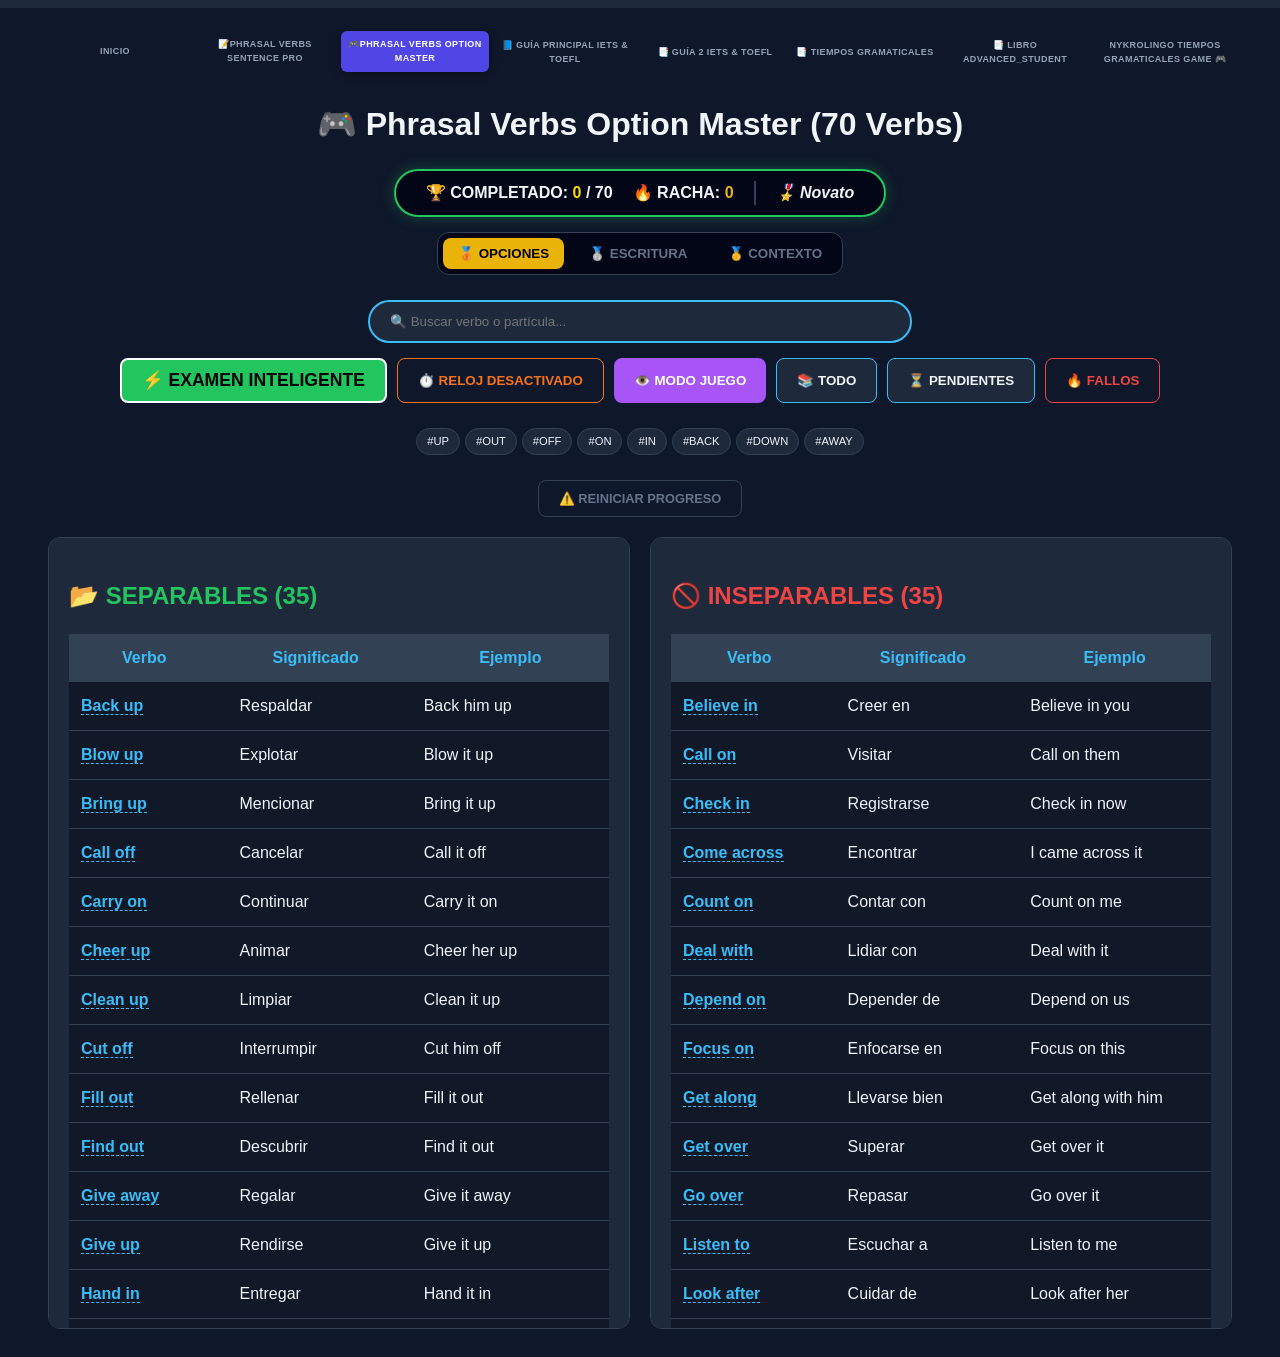
<file: phrasalverbs.html>
<!DOCTYPE html>
<html lang="es">
<head>
    <meta charset="UTF-8">
    <meta name="viewport" content="width=device-width, initial-scale=1.0">
    <title>Phrasal Verbs Master - Pro Edition</title>
    <style>
        :root { 
            --bg: #0f172a; --text: #f1f5f9; --green: #22c55e; --red: #ef4444; 
            --card: #1e293b; --accent: #38bdf8; --yellow: #eab308;
            --purple: #a855f7; --orange: #f97316; --bronze: #cd7f32;
            --silver: #c0c0c0; --gold: #ffd700;
            --unlocked-bg: rgba(34, 197, 94, 0.08);
        }
        body { 
            font-family: 'Segoe UI', Tahoma, Geneva, Verdana, sans-serif; 
            background: var(--bg); color: var(--text); padding: 20px; line-height: 1.5; 
        }
        /* --- CONTENEDOR PRINCIPAL --- */
/* --- ESTILO NANO-TABS (MÁXIMA COMPRESIÓN) --- */

.container { 
    max-width: 100%; /* Aprovecha todo el ancho disponible */
    margin: auto; 
    padding: 0 10px;
}

/* --- CONTENEDOR DE PESTAÑAS AUTO-AJUSTABLE --- */

.nav-tabs {
    display: flex;
    justify-content: space-between; /* Distribuye las pestañas en todo el ancho */
    align-items: stretch;
    gap: 2px;                       /* Espacio mínimo entre ellas */
    margin-bottom: 25px;
    padding: 3px;
    background: #0f172a;            /* Fondo oscuro para que resalten */
    border-radius: 8px;
    width: 100%;                    /* Ocupa todo el contenedor */
    box-sizing: border-box;
}

.tab-link {
    flex: 1;                        /* ESTA ES LA CLAVE: hace que todas midan lo mismo y rellenen el hueco */
    text-decoration: none;
    color: #94a3b8;
    padding: 6px 4px;               /* Padding vertical cómodo, horizontal mínimo */
    border-radius: 6px;
    
    /* TIPOGRAFÍA TÉCNICA (Basada en tus capturas) */
    font-size: 9px; 
    font-weight: 800;
    text-transform: uppercase;
    letter-spacing: 0.4px;
    
    display: flex;
    flex-direction: column;         /* Icono arriba, texto abajo para ahorrar ancho */
    align-items: center;
    justify-content: center;
    text-align: center;
    transition: all 0.2s ease;
    min-width: 0;                   /* Evita que el texto rompa el diseño */
}

.tab-link i {
    font-size: 11px;                /* Icono ligeramente más grande que el texto */
    margin-bottom: 2px;
}

/* EFECTOS */
.tab-link:hover {
    color: #f8fafc;
    background: rgba(255, 255, 255, 0.05);
}

.tab-link.active {
    color: #ffffff;
    background: #4f46e5;            /* El azul de tu interfaz KYBA */
    box-shadow: 0 2px 8px rgba(0, 0, 0, 0.4);
}

/* RESPONSIVE: Si son demasiadas para una sola fila en móvil */
@media (max-width: 768px) {
    .nav-tabs {
        flex-wrap: wrap;            /* Se acomodan en dos filas si es necesario */
    }
    .tab-link {
        flex: 1 1 20%;              /* Mínimo 5 pestañas por fila en móvil */
        font-size: 8px;
    }
}

        
        .progress-container {
            width: 100%; height: 8px; background: #1e293b;
            position: fixed; top: 0; left: 0; z-index: 1000;
        }
        #progressBar {
            height: 100%; width: 0%; background: linear-gradient(90deg, var(--green), var(--accent));
            transition: width 0.5s ease;
        }

        .search-container {
            margin-top: 20px; margin-bottom: 20px; text-align: center;
            display: flex; flex-direction: column; align-items: center; gap: 15px;
        }

        .difficulty-selector {
            display: flex; gap: 10px; background: #020617; padding: 5px; 
            border-radius: 12px; border: 1px solid #334155; margin-bottom: 10px;
        }
        .diff-btn {
            padding: 8px 15px; border-radius: 8px; border: none; cursor: pointer;
            font-weight: bold; color: #64748b; background: transparent; transition: 0.3s;
        }
        .diff-btn.active[data-diff="multiple"] { background: var(--yellow); color: #000; }
        .diff-btn.active[data-diff="write"] { background: var(--orange); color: #fff; }
        .diff-btn.active[data-diff="context"] { background: var(--accent); color: #000; }

        #verbSearch {
            width: 100%; max-width: 500px; padding: 12px 20px; border-radius: 25px;
            border: 2px solid var(--accent); background: var(--card); color: white; outline: none;
        }

        .stats-bar {
            background: #020617; padding: 10px 30px; border-radius: 50px;
            border: 2px solid var(--green); font-weight: bold;
            box-shadow: 0 0 15px rgba(34, 197, 94, 0.3);
            display: flex; gap: 20px; align-items: center; flex-wrap: wrap; justify-content: center;
        }

        #rankDisplay { border-left: 2px solid #334155; padding-left: 20px; font-style: italic; }

        .controls { display: flex; gap: 10px; flex-wrap: wrap; justify-content: center; }
        
        .btn {
            padding: 10px 20px; border-radius: 8px; border: none; cursor: pointer;
            font-weight: bold; transition: 0.2s; display: flex; align-items: center; gap: 8px;
        }
        .btn:active { transform: scale(0.95); }

        .btn-main { background: var(--green); color: #000; font-size: 1.1em; border: 2px solid white; }
        .btn-blind { background: var(--purple); color: white; }
        .btn-timer { background: transparent; color: var(--orange); border: 1px solid var(--orange); }
        .btn-timer.active { background: var(--orange); color: white; }
        .btn-filter { background: var(--card); color: var(--text); border: 1px solid var(--accent); }
        .btn-error { background: transparent; color: var(--red); border: 1px solid var(--red); }
        .btn-reset { background: transparent; color: #64748b; border: 1px solid #334155; margin-top: 10px; font-size: 0.8em; }

        #quizModal {
            display: none; position: fixed; inset: 0; background: rgba(0,0,0,0.9);
            z-index: 2000; align-items: center; justify-content: center;
        }
        .modal-content {
            background: var(--card); padding: 30px; border-radius: 20px; border: 2px solid var(--accent);
            width: 90%; max-width: 500px; text-align: center; position: relative;
        }
        
        #timerRing { 
            font-size: 4em; 
            color: var(--orange); 
            font-weight: 800; 
            margin-bottom: 10px; 
            display: block;
            text-shadow: 0 0 15px rgba(249, 115, 22, 0.4);
            transition: 0.2s;
        }
        .timer-warning { color: var(--red) !important; transform: scale(1.2); }

        .option-btn {
            display: block; width: 100%; padding: 12px; margin: 10px 0; border-radius: 8px;
            border: 1px solid #334155; background: #0f172a; color: white; cursor: pointer; text-align: left;
        }
        .option-btn:hover { background: var(--accent); color: #000; }
        #quizInput { 
            width: 100%; padding: 12px; border-radius: 8px; border: 1px solid var(--accent);
            background: #0f172a; color: white; margin-top: 15px; font-size: 1.1em;
        }

        .box { background: var(--card); padding: 20px; border-radius: 12px; border: 1px solid #334155; height: 750px; overflow-y: auto; }
        table { width: 100%; border-collapse: collapse; margin-top: 15px; background: #111827; }
        th { position: sticky; top: 0; background: #334155; color: var(--accent); z-index: 10; padding: 12px; }
        td { text-align: left; padding: 12px; border-bottom: 1px solid #334155; }
        
        tr.highlight { outline: 3px solid var(--yellow); background: #334155 !important; }
        
        tr.level-1 { border-left: 5px solid var(--bronze); background: var(--unlocked-bg) !important; }
        tr.level-2 { border-left: 5px solid var(--silver); background: var(--unlocked-bg) !important; }
        tr.mastered { border-left: 5px solid var(--gold); background: rgba(34, 197, 94, 0.18) !important; }
        
        .reveal {
            background: transparent; color: var(--text); border-radius: 4px; padding: 2px 8px; transition: 0.3s;
        }
        .reveal.unlocked { background: transparent !important; color: var(--text) !important; }

        .blind-mode td:nth-child(2), .blind-mode td:nth-child(3), .blind-mode .reveal {
            color: transparent !important; background: transparent !important;
            user-select: none !important;
        }

        .blind-mode tr[class*="level-"]:hover td, 
        .blind-mode tr.mastered:hover td,
        .blind-mode tr[class*="level-"]:hover .reveal,
        .blind-mode tr.mastered:hover .reveal {
            color: var(--text) !important;
            background: transparent !important;
            user-select: auto !important;
        }
        
        .verb-name { cursor: volume-up; border-bottom: 1px dashed var(--accent); color: var(--accent); }
        .flex-container { display: flex; gap: 20px; align-items: flex-start; }
        .flex-item { flex: 1; min-width: 450px; }

        .particle-chips { display: flex; gap: 5px; margin-top: 10px; flex-wrap: wrap; justify-content: center; }
        .chip { padding: 4px 10px; background: #1e293b; border: 1px solid #334155; border-radius: 15px; font-size: 0.7em; cursor: pointer; }

        @media (max-width: 1000px) { .flex-container { flex-direction: column; } .flex-item { min-width: 100%; } }
    </style>
</head>
<body>
    <div class="container">
    <nav class="nav-tabs">
        <a href="index.html" class="tab-link">Inicio</a>
        <a href="Sentence Master Pro.html" class="tab-link">📝Phrasal Verbs Sentence Pro</a>
        <a href="phrasalverbs.html" class="tab-link active">🎮Phrasal Verbs Option Master</a>
        <a href="guia.html" class="tab-link"><i class="fas fa-book"></i> 📘 Guía Principal IETS & TOEFL</a>
        <a href="guia%202.html" class="tab-link"><i class="fas fa-file-alt"></i> 📑 Guía 2 IETS & TOEFL</a>
        <a href="tiempos.html" class="tab-link"><i class="fas fa-file-alt"></i> 📑 TIEMPOS GRAMATICALES</a>
        <a href="libro - copia.html" class="tab-link"><i class="fas fa-bookmark"></i> 📑 LIBRO Advanced_Student</a>
        <a href="nykrolingo tiempos gramaticales.html" class="tab-link"><i class="fas fa-file-alt"></i>  Nykrolingo TIEMPOS GRAMATICALES GAME 🎮</a>
    </nav>

<div class="progress-container"><div id="progressBar"></div></div>

<div id="quizModal">
    <div class="modal-content">
        <span id="timerRing">10</span>
        <h2 id="modalTitle">Pregunta</h2>
        <div id="optionsArea"></div>
        <input type="text" id="quizInput" placeholder="Escribe aquí..." style="display:none">
        <button id="submitBtn" class="btn btn-main" style="display:none; margin: 20px auto;">Enviar</button>
    </div>
</div>

<audio id="failSound" src="https://www.soundjay.com/misc/sounds/fail-buzzer-04.mp3"></audio>

<div class="container">
    <h1 style="text-align: center;">🎮 Phrasal Verbs Option Master (70 Verbs)</h1>
    
    <div class="search-container">
        <div class="stats-bar">
            <span>🏆 COMPLETADO: <span id="learnedCount" style="color: var(--gold);">0</span> / 70</span>
            <span>🔥 RACHA: <span id="streakCount" style="color: var(--yellow);">0</span></span>
            <span id="rankDisplay">🎖️ Novato</span>
        </div>

        <div class="difficulty-selector">
            <button class="diff-btn active" data-diff="multiple" onclick="setDiff('multiple')">🥉 OPCIONES</button>
            <button class="diff-btn" data-diff="write" onclick="setDiff('write')">🥈 ESCRITURA</button>
            <button class="diff-btn" data-diff="context" onclick="setDiff('context')">🥇 CONTEXTO</button>
        </div>
        
        <input type="text" id="verbSearch" onkeyup="searchFunction()" placeholder="🔍 Buscar verbo o partícula...">
        
        <div class="controls">
            <button class="btn btn-main" onclick="quizByDiff()">⚡ EXAMEN INTELIGENTE</button>
            <button class="btn btn-timer" id="timerBtn" onclick="toggleTimer()">⏱️ RELOJ DESACTIVADO</button>
            <button class="btn btn-blind" id="blindBtn" onclick="toggleBlind()">👁️ MODO JUEGO</button>
            <button class="btn btn-filter" onclick="filterBy('all')">📚 TODO</button>
            <button class="btn btn-filter" onclick="filterBy('pending')">⏳ PENDIENTES</button>
            <button class="btn btn-error" onclick="filterBy('errors')">🔥 FALLOS</button>
        </div>

        <div class="particle-chips" id="chipsContainer"></div>
        <button class="btn btn-reset" onclick="resetProgress()">⚠️ REINICIAR PROGRESO</button>
    </div>

    <div class="flex-container">
        <div class="box flex-item">
            <h2 style="color: var(--green);">📂 SEPARABLES (35)</h2>
            <table id="tableSep">
                <thead><tr><th>Verbo</th><th>Significado</th><th>Ejemplo</th></tr></thead>
                <tbody id="bodySep"></tbody>
            </table>
        </div>
        <div class="box flex-item">
            <h2 style="color: var(--red);">🚫 INSEPARABLES (35)</h2>
            <table id="tableInsep">
                <thead><tr><th>Verbo</th><th>Significado</th><th>Ejemplo</th></tr></thead>
                <tbody id="bodyInsep"></tbody>
            </table>
        </div>
    </div>
</div>

<script>
const sepData = [
    ["Back up", "Respaldar", "Back him up"], ["Blow up", "Explotar", "Blow it up"], ["Bring up", "Mencionar", "Bring it up"],
    ["Call off", "Cancelar", "Call it off"], ["Carry on", "Continuar", "Carry it on"], ["Cheer up", "Animar", "Cheer her up"],
    ["Clean up", "Limpiar", "Clean it up"], ["Cut off", "Interrumpir", "Cut him off"], ["Fill out", "Rellenar", "Fill it out"],
    ["Find out", "Descubrir", "Find it out"], ["Give away", "Regalar", "Give it away"], ["Give up", "Rendirse", "Give it up"],
    ["Hand in", "Entregar", "Hand it in"], ["Hang up", "Colgar", "Hang it up"], ["Hold up", "Retrasar", "Don't hold us up"],
    ["Keep up", "Mantener ritmo", "Keep it up"], ["Leave out", "Excluir", "Leave him out"], ["Let down", "Decepcionar", "Don't let me down"],
    ["Look up", "Buscar info", "Look it up"], ["Make up", "Inventar", "Make it up"], ["Pass out", "Desmayarse", "Pass them out"],
    ["Pick up", "Recoger", "Pick me up"], ["Put off", "Posponer", "Put it off"], ["Put on", "Ponerse ropa", "Put it on"],
    ["Set up", "Configurar", "Set it up"], ["Take off", "Quitarse", "Take it off"], ["Throw away", "Tirar", "Throw it away"],
    ["Try on", "Probarse", "Try it on"], ["Turn down", "Rechazar", "Turn it down"], ["Turn off", "Apagar", "Turn it off"],
    ["Turn on", "Encender", "Turn it on"], ["Wake up", "Despertar", "Wake him up"], ["Write down", "Anotar", "Write it down"],
    ["Shut down", "Cerrar", "Shut it down"], ["Wrap up", "Terminar", "Wrap it up"]
];

const insepData = [
    ["Believe in", "Creer en", "Believe in you"], ["Call on", "Visitar", "Call on them"], ["Check in", "Registrarse", "Check in now"],
    ["Come across", "Encontrar", "I came across it"], ["Count on", "Contar con", "Count on me"], ["Deal with", "Lidiar con", "Deal with it"],
    ["Depend on", "Depender de", "Depend on us"], ["Focus on", "Enfocarse en", "Focus on this"], ["Get along", "Llevarse bien", "Get along with him"],
    ["Get over", "Superar", "Get over it"], ["Go over", "Repasar", "Go over it"], ["Listen to", "Escuchar a", "Listen to me"],
    ["Look after", "Cuidar de", "Look after her"], ["Look for", "Buscar", "Look for it"], ["Look into", "Investigar", "Look into it"],
    ["Pay for", "Pagar por", "Pay for that"], ["Run into", "Toparse con", "Run into them"], ["Run out of", "Quedarse sin", "Run out of it"],
    ["Stand by", "Apoyar", "Stand by me"], ["Take after", "Parecerse a", "Take after him"], ["Wait for", "Esperar a", "Wait for it"],
    ["Watch out", "Tener cuidado", "Watch out there"], ["Abide by", "Cumplir (ley)", "Abide by rules"], ["Apply for", "Solicitar", "Apply for job"],
    ["Care for", "Cuidar/Querer", "Care for him"], ["Consist of", "Consistir en", "Consist of this"], ["Heal from", "Sanar de", "Heal from it"],
    ["Object to", "Objetar", "Object to that"], ["Recover from", "Recuperarse", "Recover from it"], ["Rely on", "Confiar en", "Rely on me"],
    ["Agree with", "Acordar con", "Agree with you"], ["Allow for", "Tener en cuenta", "Allow for errors"], ["Ask for", "Pedir", "Ask for help"],
    ["Break into", "Entrar a fuerza", "Break into house"], ["Call for", "Exigir", "Call for justice"]
];

let masteryData = {};
let streak = 0;
let currentDiff = 'multiple';
let timerActive = false;
let globalTimer = null;
let currentQuestion = null;

window.onload = () => {
    renderVerbs();
    const saved = localStorage.getItem('phrasalMasteryDataV4');
    if (saved) {
        masteryData = JSON.parse(saved);
        updateVisuals();
    }
};

function renderVerbs() {
    const buildRow = (v) => `<tr id="tr-${v[0].replace(/\s/g, '')}">
        <td><b class="verb-name" onclick="speak(this)">${v[0]}</b></td>
        <td><span class="reveal">${v[1]}</span></td>
        <td>${v[2]}</td>
    </tr>`;
    document.getElementById('bodySep').innerHTML = sepData.map(buildRow).join('');
    document.getElementById('bodyInsep').innerHTML = insepData.map(buildRow).join('');
    const particles = ["UP", "OUT", "OFF", "ON", "IN", "BACK", "DOWN", "AWAY"];
    document.getElementById('chipsContainer').innerHTML = particles.map(p => 
        `<span class="chip" onclick="searchByParticle('${p}')">#${p}</span>`).join('');
}

function setDiff(diff) {
    currentDiff = diff;
    document.querySelectorAll('.diff-btn').forEach(b => b.classList.toggle('active', b.dataset.diff === diff));
}

function quizByDiff() { randomQuiz(currentDiff); }

function toggleTimer() {
    timerActive = !timerActive;
    const btn = document.getElementById('timerBtn');
    btn.classList.toggle('active');
    btn.innerText = timerActive ? "⏱️ RELOJ ACTIVADO (10s)" : "⏱️ RELOJ DESACTIVADO";
}

function randomQuiz(mode) {
    document.querySelectorAll('tr').forEach(r => r.classList.remove('highlight'));
    
    // FILTRO ESTRICTO: Solo tomamos verbos que NO tengan aciertos (score === 0)
    const allRows = Array.from(document.querySelectorAll('tbody tr')).filter(row => {
        const verbName = row.cells[0].innerText;
        const data = masteryData[verbName] || { score: 0 };
        const isVisible = row.style.display !== 'none';
        
        // Si el score es mayor a 0, significa que ya lo acertó una vez, así que se ignora
        return isVisible && data.score === 0; 
    });

    if (allRows.length === 0) {
        return alert("🎉 ¡FELICIDADES HARLEY! Has completado los 70 verbos de esta sesión. No quedan más por preguntar.");
    }
    
    let randomRow = allRows[Math.floor(Math.random() * allRows.length)];
    const correctVerb = randomRow.cells[0].innerText;
    const correctMeaning = randomRow.cells[1].innerText.trim();
    const exampleText = randomRow.cells[2].innerText.trim();
    
    randomRow.scrollIntoView({ behavior: 'smooth', block: 'center' });
    randomRow.classList.add('highlight');
    speak(randomRow.cells[0].querySelector('.verb-name'));

    currentQuestion = { verb: correctVerb, meaning: correctMeaning, example: exampleText, mode: mode };
    showQuizModal(currentQuestion);
}

function showQuizModal(q) {
    const modal = document.getElementById('quizModal');
    const timerRing = document.getElementById('timerRing');
    const optionsArea = document.getElementById('optionsArea');
    const quizInput = document.getElementById('quizInput');
    const submitBtn = document.getElementById('submitBtn');
    const modalTitle = document.getElementById('modalTitle');
    const failSound = document.getElementById('failSound');

    modal.style.display = 'flex';
    optionsArea.innerHTML = '';
    quizInput.style.display = 'none';
    submitBtn.style.display = 'none';
    
    timerRing.style.display = timerActive ? 'block' : 'none';
    timerRing.classList.remove('timer-warning');
    let timeLeft = 10;
    timerRing.innerText = timeLeft;

    if (timerActive) {
        if (globalTimer) clearInterval(globalTimer);
        globalTimer = setInterval(() => {
            timeLeft--;
            timerRing.innerText = timeLeft;
            
            if(timeLeft <= 3) timerRing.classList.add('timer-warning');

            if (timeLeft <= 0) {
                clearInterval(globalTimer);
                failSound.play();
                finishQuiz(false, true);
            }
        }, 1000);
    }

    if (q.mode === 'multiple') {
        modalTitle.innerText = `¿Qué significa "${q.verb.toUpperCase()}"?`;
        let others = Array.from(document.querySelectorAll('tbody td:nth-child(2)'))
            .map(td => td.innerText).filter(m => m.toLowerCase() !== q.meaning.toLowerCase());
        let opts = [q.meaning];
        for(let i=0; i<3; i++) opts.push(others.splice(Math.floor(Math.random()*others.length), 1)[0]);
        opts.sort(() => Math.random() - 0.5);

        opts.forEach(opt => {
            const btn = document.createElement('button');
            btn.className = 'option-btn';
            btn.innerText = opt;
            btn.onclick = () => {
                const isCorrect = opt.toLowerCase().trim() === q.meaning.toLowerCase().trim();
                if(!isCorrect) failSound.play();
                finishQuiz(isCorrect);
            };
            optionsArea.appendChild(btn);
        });
    } else {
        modalTitle.innerText = q.mode === 'write' ? 
            `Escribe el significado de "${q.verb.toUpperCase()}"` : 
            `Escribe el ejemplo para "${q.verb.toUpperCase()}"`;
        quizInput.style.display = 'block';
        quizInput.value = '';
        submitBtn.style.display = 'block';
        setTimeout(() => quizInput.focus(), 100);
        
        submitBtn.onclick = () => {
            const val = quizInput.value.toLowerCase().trim();
            const correct = q.mode === 'write' ? q.meaning.toLowerCase().trim() : q.example.toLowerCase().trim();
            const isCorrect = val === correct;
            if(!isCorrect) failSound.play();
            finishQuiz(isCorrect);
        };
        quizInput.onkeypress = (e) => { if(e.key === 'Enter') submitBtn.click(); };
    }
}

function finishQuiz(isCorrect, isTimeOut = false) {
    if (globalTimer) clearInterval(globalTimer);
    document.getElementById('quizModal').style.display = 'none';
    
    const verb = currentQuestion.verb;
    
    if (isTimeOut) {
        streak = 0;
        masteryData[verb] = masteryData[verb] || { score: 0, errors: 0 };
        masteryData[verb].errors++;
        triggerFeedback(false);
        saveAndRefresh();
        alert("⏰ ¡TIEMPO AGOTADO!");
    } else if (isCorrect) {
        streak++;
        masteryData[verb] = masteryData[verb] || { score: 0, errors: 0 };
        // LOGICA DE COMPLETADO RAPIDO: Al acertar, ponemos score en 3 directamente para que se pinte de oro y salga de la tómbola
        masteryData[verb].score = 3; 
        triggerFeedback(true);
        saveAndRefresh();
        alert("✨ ¡CORRECTO!");
    } else {
        streak = 0;
        masteryData[verb] = masteryData[verb] || { score: 0, errors: 0 };
        masteryData[verb].errors++; 
        triggerFeedback(false);
        saveAndRefresh();
        const msg = currentQuestion.mode === 'context' ? currentQuestion.example : currentQuestion.meaning;
        alert(`❌ INCORRECTO\n\nRespuesta: ${msg.toUpperCase()}`);
    }
}

function updateVisuals() {
    let masteredCount = 0;
    const allVerbs = [...sepData, ...insepData];
    allVerbs.forEach(v => {
        const verb = v[0];
        const row = document.getElementById(`tr-${verb.replace(/\s/g, '')}`);
        if (!row) return;
        const data = masteryData[verb] || { score: 0, errors: 0 };
        row.classList.remove('level-1', 'level-2', 'mastered');
        const reveal = row.querySelector('.reveal');
        if (data.score >= 3) {
            row.classList.add('mastered');
            reveal.classList.add('unlocked');
            masteredCount++;
        }
    });
    document.getElementById('learnedCount').innerText = masteredCount;
    document.getElementById('progressBar').style.width = (masteredCount / 70 * 100) + "%";
    checkAchievements(masteredCount);
}

function checkAchievements(count) {
    let rank = "🎖️ Novato", color = "#cbd5e1";
    if (count >= 70) { rank = "💎 PHRASAL MASTER"; color = "#f87171"; }
    else if (count >= 50) { rank = "🏆 Experto"; color = "#fbbf24"; }
    else if (count >= 25) { rank = "🥇 Avanzado"; color = "#38bdf8"; }
    const rd = document.getElementById('rankDisplay');
    rd.innerText = rank; rd.style.color = color;
}

function triggerFeedback(isCorrect) {
    if (navigator.vibrate) isCorrect ? navigator.vibrate(50) : navigator.vibrate([100, 50, 100]);
}

function saveAndRefresh() {
    localStorage.setItem('phrasalMasteryDataV4', JSON.stringify(masteryData));
    updateVisuals();
    document.getElementById('streakCount').innerText = streak;
}

function searchFunction() {
    let f = document.getElementById("verbSearch").value.toUpperCase();
    document.querySelectorAll("tbody tr").forEach(row => {
        row.style.display = row.innerText.toUpperCase().includes(f) ? "" : "none";
    });
}

function searchByParticle(p) { document.getElementById("verbSearch").value = p; searchFunction(); }

function filterBy(type) {
    document.querySelectorAll("tbody tr").forEach(row => {
        const v = row.cells[0].innerText;
        const d = masteryData[v] || { score: 0, errors: 0 };
        if (type === 'all') row.style.display = "";
        else if (type === 'pending') row.style.display = d.score < 3 ? "" : "none";
        else if (type === 'errors') row.style.display = d.errors > 0 ? "" : "none";
    });
}

function speak(el) {
    const u = new SpeechSynthesisUtterance(el.innerText);
    u.lang = 'en-US'; window.speechSynthesis.speak(u);
}

function toggleBlind() {
    document.querySelector('.container').classList.toggle('blind-mode');
    const isBlind = document.querySelector('.container').classList.contains('blind-mode');
    document.getElementById('blindBtn').innerText = isBlind ? "👁️ DESACTIVAR MODO JUEGO" : "👁️ ACTIVAR MODO JUEGO";
}

function resetProgress() {
    if (confirm("¿Borrar todo?")) {
        masteryData = {}; streak = 0;
        localStorage.removeItem('phrasalMasteryDataV4');
        saveAndRefresh();
    }
}
</script>
</body>
</html>
</file>
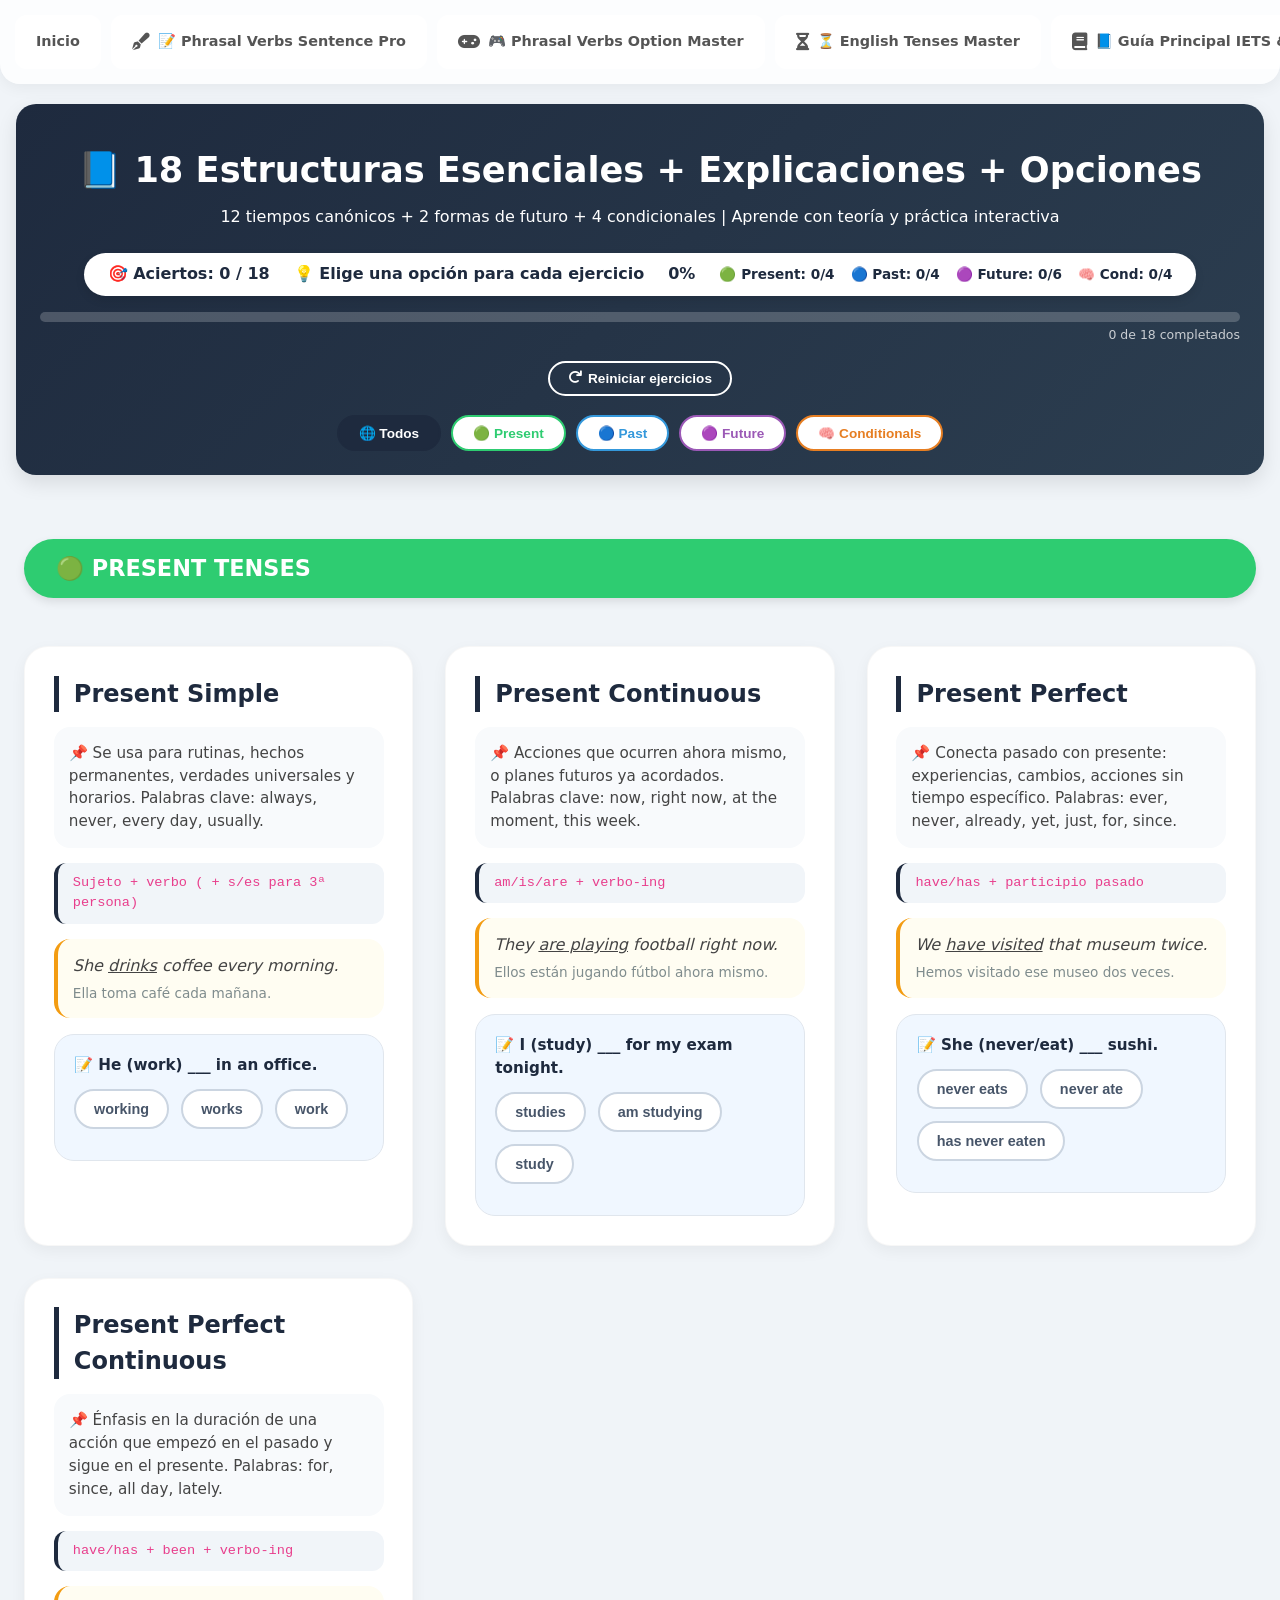
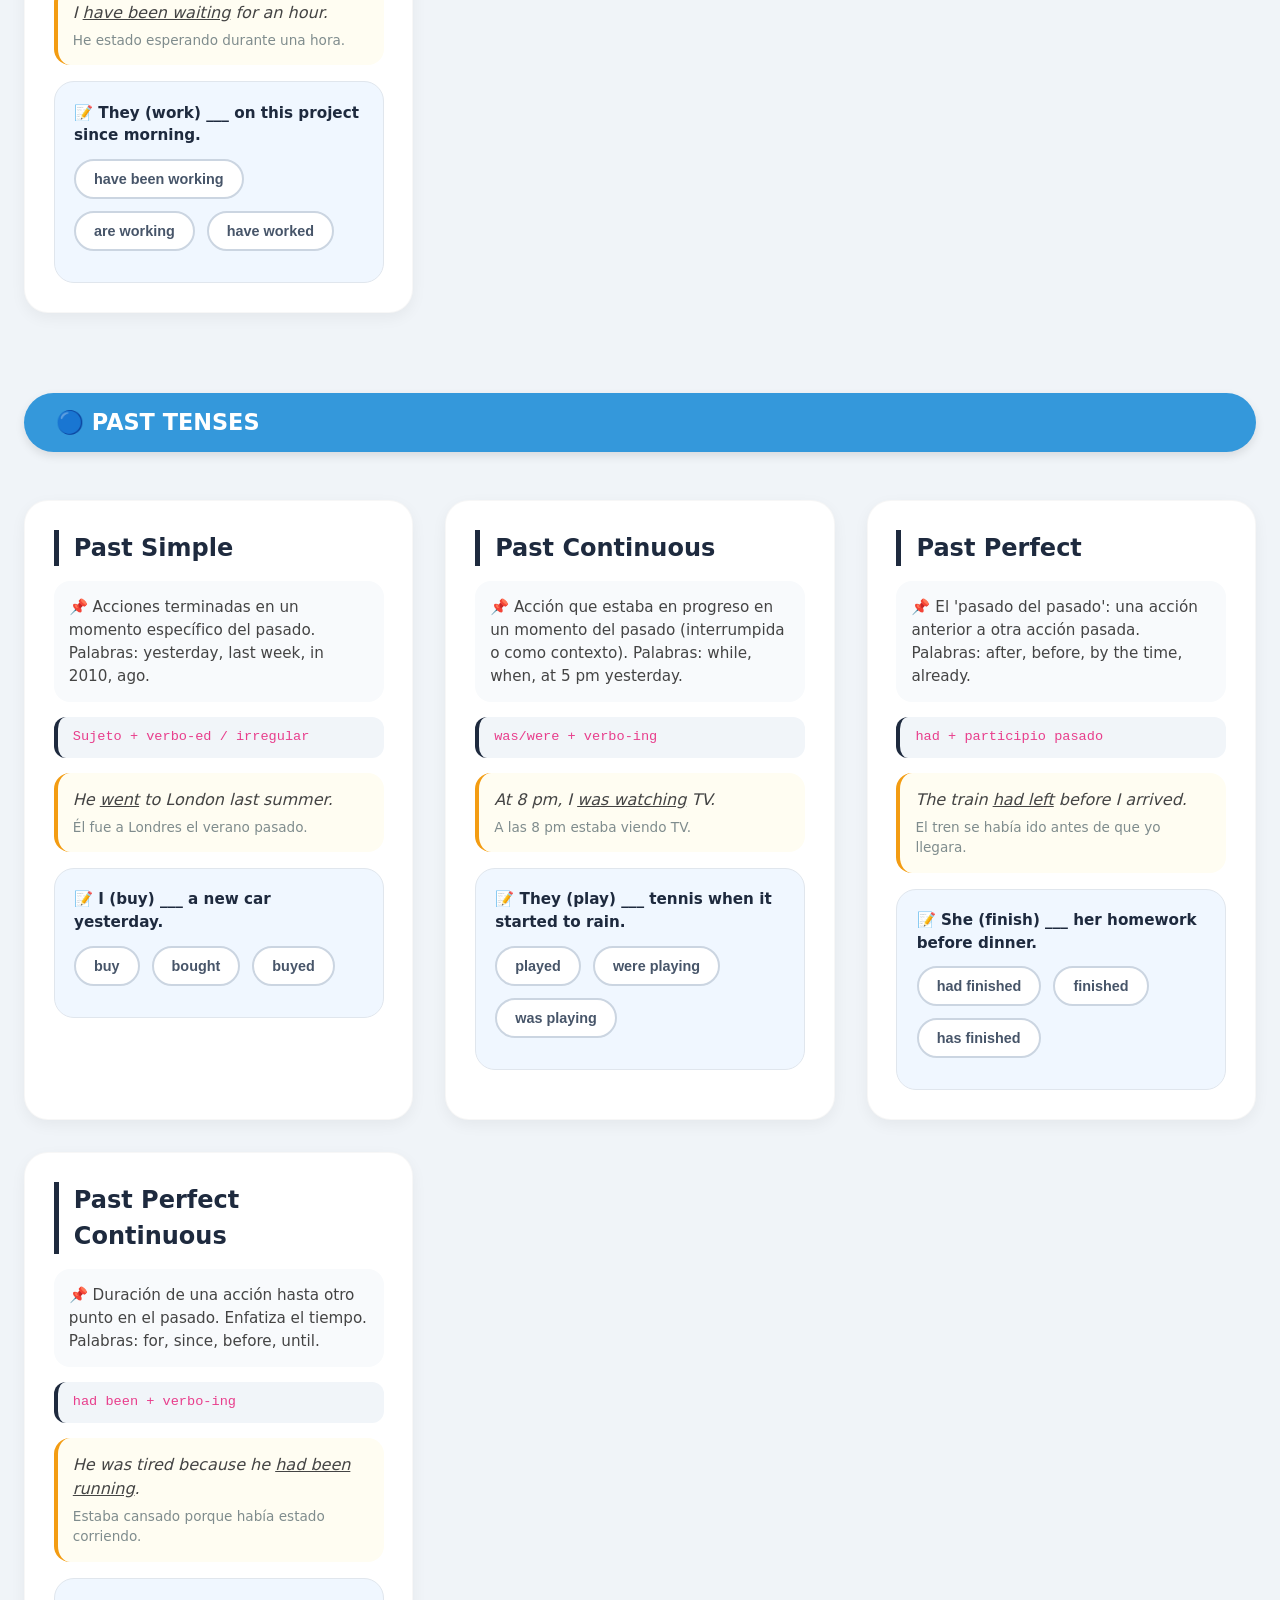
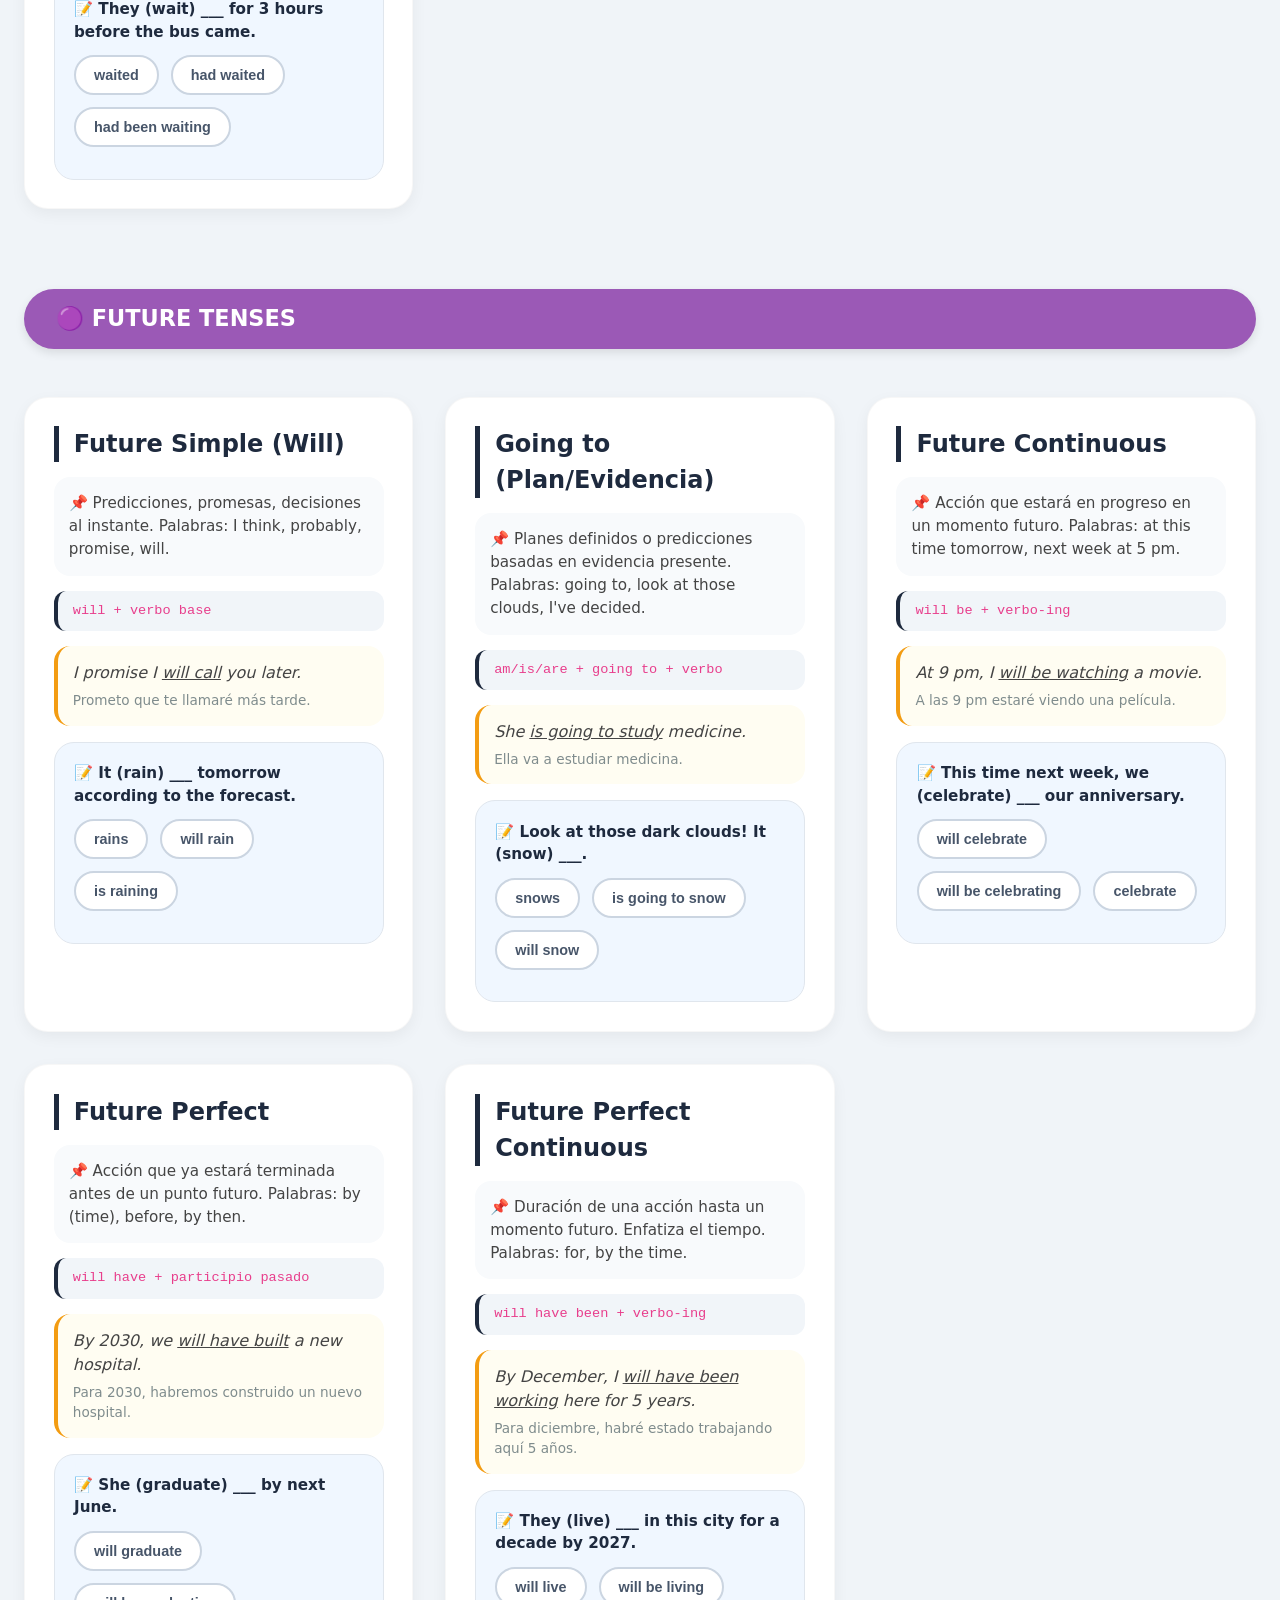
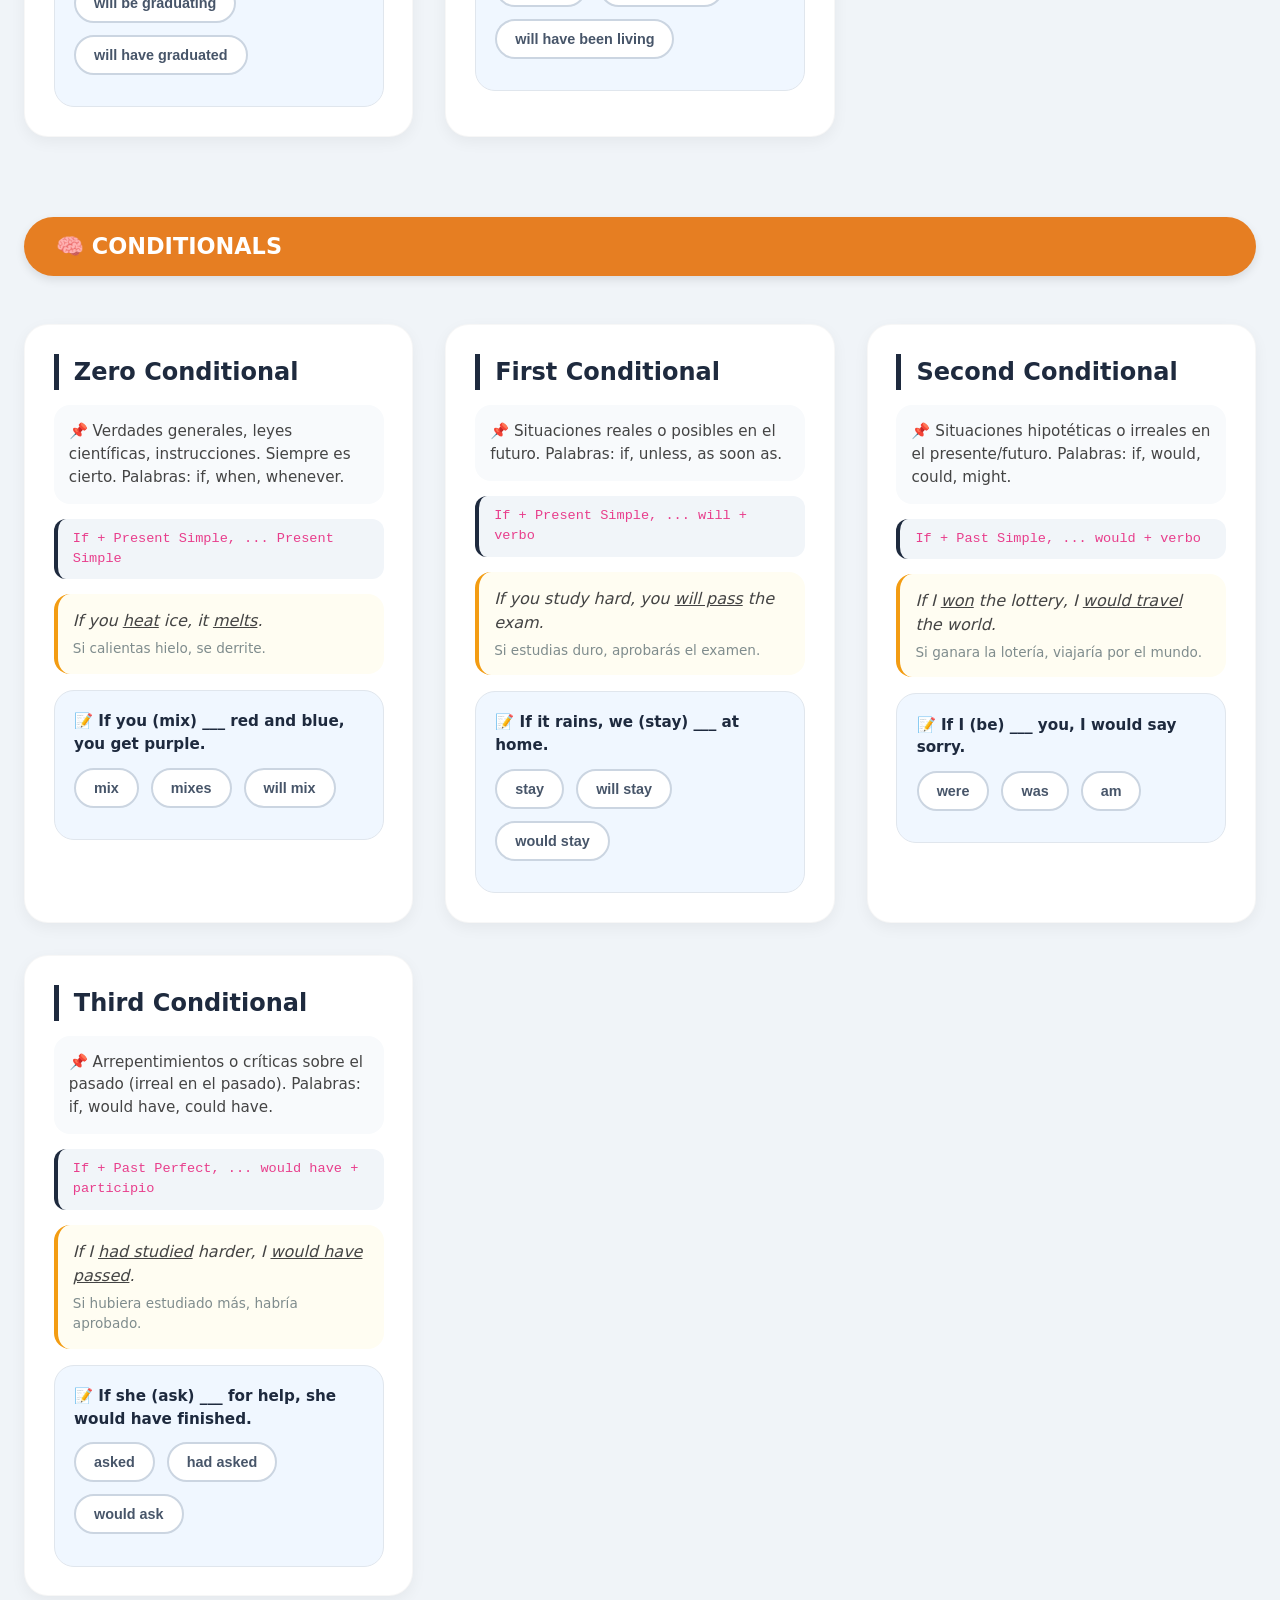
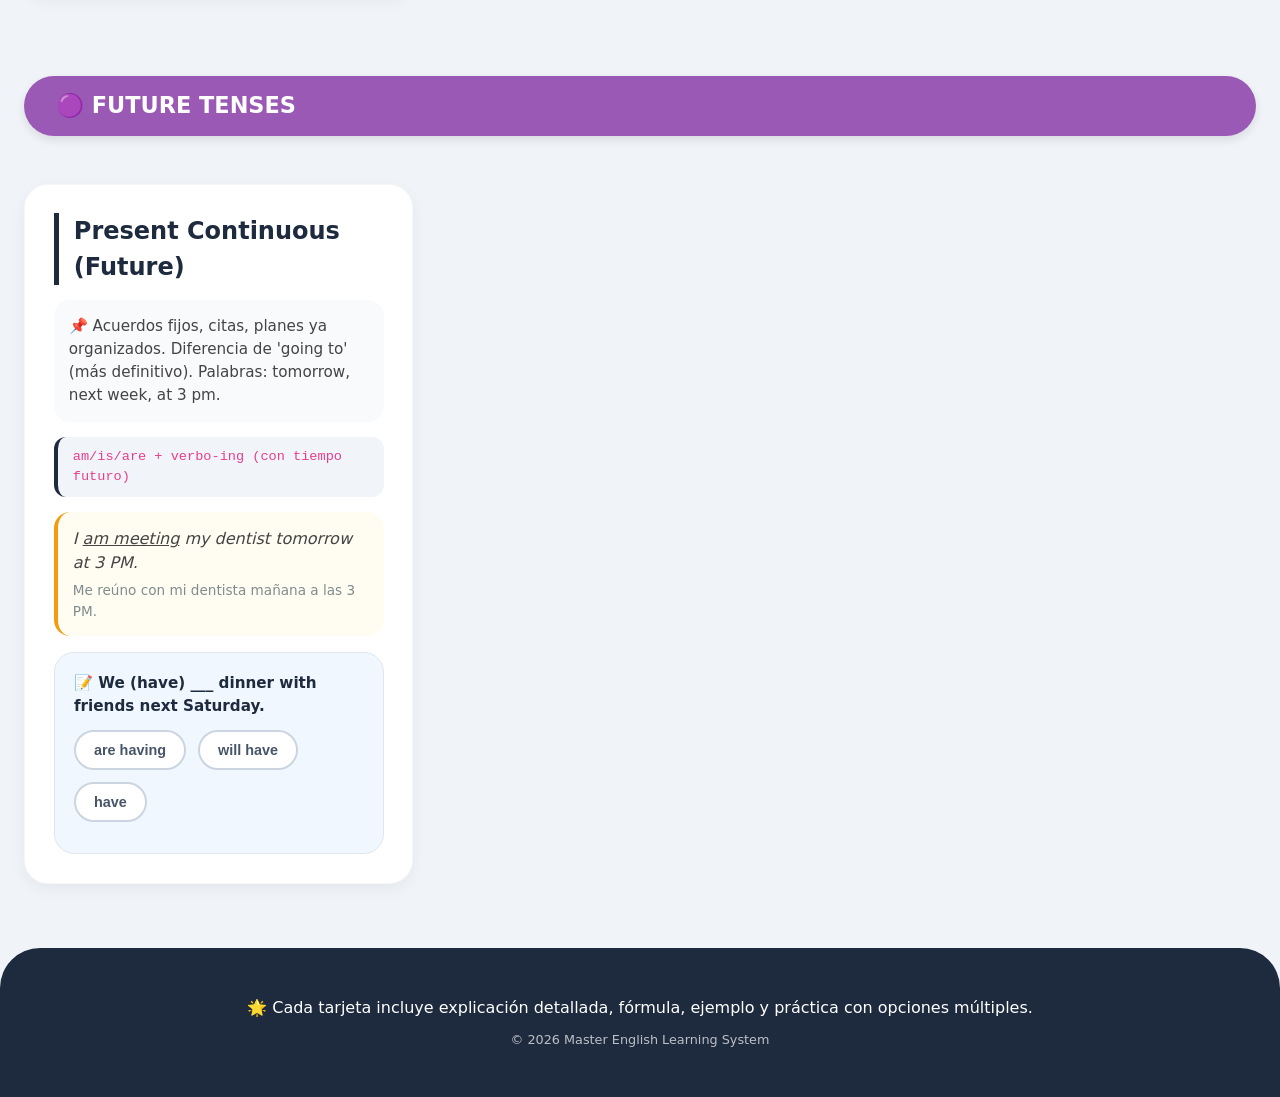
<file: tiempos.html>
<!DOCTYPE html>
<html lang="es">
<head>
    <meta charset="UTF-8">
    <meta name="viewport" content="width=device-width, initial-scale=1.0">
    <meta name="description" content="Aprende 18 tiempos verbales en inglés con explicaciones, fórmulas y práctica interactiva. Ideal para IETS y TOEFL.">
    <meta name="keywords" content="inglés, tiempos verbales, English tenses, IETS, TOEFL, gramática, práctica">
    <meta name="author" content="Master English Learning">
    <meta property="og:title" content="English Tenses Master - 18 Tiempos Verbales">
    <meta property="og:description" content="Aprende inglés con práctica interactiva de tiempos verbales">
    <meta property="og:type" content="website">
    <title>Master English: 18 Tiempos Verbales + Explicaciones + Opciones</title>
    <link rel="stylesheet" href="https://cdnjs.cloudflare.com/ajax/libs/font-awesome/6.0.0/css/all.min.css">
    <style>
        * {
            margin: 0;
            padding: 0;
            box-sizing: border-box;
        }
/* --- MÓDULO DE PESTAÑAS PROFESIONALES --- */
        :root {
            --primary: #1e2a3e;
            --present: #2ecc71;
            --past: #3498db;
            --future: #9b59b6;
            --conditional: #e67e22;
            --bg: #f0f4f8;
            --card-bg: #ffffff;
            --success: #27ae60;
            --error: #e74c3c;
            --hint: #f39c12;
            --tab-bg: #ffffff;
            --tab-active: #3498db;
            --text-main: #1e2a3e;
            --text-muted: #444;
            --expl-bg: #f8fafc;
            --formula-bg: #f1f5f9;
            --example-bg: #fffdf2;
            --practice-bg: #f0f7ff;
            --practice-border: #e0e6ed;
            --nav-bg: rgba(255,255,255,0.8);
            --footer-bg: #1e2a3e;
        }

        body.dark-mode {
            --bg: #0f172a;
            --card-bg: #1e2a3e;
            --text-main: #e2e8f0;
            --text-muted: #94a3b8;
            --expl-bg: #162032;
            --formula-bg: #0f1f33;
            --example-bg: #1a2030;
            --practice-bg: #162032;
            --practice-border: #2d3f55;
            --nav-bg: rgba(15,23,42,0.92);
            --tab-bg: #1e2a3e;
            --footer-bg: #0f172a;
        }

        body {
            font-family: 'Inter', 'Segoe UI', system-ui, sans-serif;
            background: var(--bg);
            color: var(--text-main);
            line-height: 1.5;
            transition: background 0.3s, color 0.3s;
        }

        /* --- MEJORA DE DISEÑO DE PESTAÑAS (NAV-TABS) --- */
        .nav-tabs {
            display: flex;
            flex-wrap: nowrap; /* Cambiamos wrap por nowrap para que no se bajen */
            justify-content: flex-start; /* Alinea al inicio para el scroll */
            gap: 10px;
            background: var(--nav-bg);
            padding: 15px;
            border-radius: 0 0 20px 20px;
            backdrop-filter: blur(10px);
            box-shadow: 0 4px 15px rgba(0,0,0,0.05);
            position: sticky;
            top: 0;
            z-index: 1000;
            margin-bottom: 20px;
            overflow-x: auto; -webkit-overflow-scrolling: touch; /* Suavidad en iPhone */
            scrollbar-width: none; /* Oculta scrollbar en Firefox */
}

        .tab-link {
            text-decoration: none;
            color: #555;
            padding: 10px 20px;
            border-radius: 12px;
            font-size: 0.9rem;
            font-weight: 600;
            transition: all 0.3s ease;
            display: flex;
            align-items: center;
            gap: 8px;
            border: 1px solid transparent;
            background: var(--tab-bg);
            /* IMPORTANTE: Evita que las pestañas se encojan */
            white-space: nowrap; 
            flex-shrink: 0; 
}

        .tab-link i {
            font-size: 1.1rem;
        }

        .tab-link:hover {
            background: #f8fafc;
            color: var(--tab-active);
            transform: translateY(-2px);
            box-shadow: 0 4px 8px rgba(0,0,0,0.05);
        }

        .tab-link.active {
            background: var(--tab-active);
            color: white !important;
            box-shadow: 0 4px 12px rgba(52, 152, 219, 0.3);
        }

        /* Botón modo oscuro */
        .dark-toggle {
            background: var(--tab-bg);
            border: 1px solid transparent;
            padding: 10px 18px;
            border-radius: 12px;
            font-size: 0.9rem;
            font-weight: 600;
            cursor: pointer;
            color: #555;
            display: flex;
            align-items: center;
            gap: 8px;
            transition: all 0.3s ease;
        }
        .dark-toggle:hover {
            background: #f8fafc;
            color: #000;
            transform: translateY(-2px);
        }
        body.dark-mode .dark-toggle {
            color: #e2e8f0;
        }
        body.dark-mode .dark-toggle:hover {
            color: #000;
        }

        /* --- FIN MEJORA PESTAÑAS --- */

        header {
            background: linear-gradient(135deg, #1e2a3e, #2c3e50);
            color: white;
            padding: 2.5rem 1rem 1.5rem;
            text-align: center;
            box-shadow: 0 8px 20px rgba(0,0,0,0.1);
            border-radius: 20px;
            margin: 0 1rem;
        }

        header h1 {
            font-size: 2.2rem;
            margin-bottom: 0.5rem;
        }

        .stats-bar {
            background: white;
            padding: 0.6rem 1.5rem;
            border-radius: 60px;
            display: inline-flex;
            gap: 1.5rem;
            margin-top: 1.5rem;
            color: var(--primary);
            font-weight: bold;
            box-shadow: 0 4px 10px rgba(0,0,0,0.1);
            align-items: center;
            flex-wrap: wrap;
            justify-content: center;
        }

        .category-stats {
            display: flex;
            gap: 1rem;
            font-size: 0.85rem;
            flex-wrap: wrap;
        }

        /* Barra de progreso */
        .progress-wrap {
            width: 100%;
            margin-top: 1rem;
            padding: 0 0.5rem;
        }
        .progress-bar-bg {
            background: rgba(255,255,255,0.2);
            border-radius: 40px;
            height: 10px;
            overflow: hidden;
        }
        .progress-bar-fill {
            height: 10px;
            border-radius: 40px;
            background: linear-gradient(90deg, #2ecc71, #27ae60);
            transition: width 0.5s cubic-bezier(0.4,0,0.2,1);
            width: 0%;
        }
        .progress-label {
            text-align: right;
            font-size: 0.78rem;
            color: rgba(255,255,255,0.75);
            margin-top: 4px;
        }

        /* Botón reinicio */
        .reset-btn {
            background: transparent;
            border: 2px solid white;
            color: white;
            padding: 8px 18px;
            border-radius: 40px;
            font-size: 0.85rem;
            font-weight: 700;
            cursor: pointer;
            transition: all 0.2s;
            display: inline-flex;
            align-items: center;
            gap: 6px;
            margin-top: 1rem;
        }
        .reset-btn:hover {
            background: white;
            color: var(--primary);
        }

        /* Filtros de categoría */
        .category-filters {
            display: flex;
            flex-wrap: wrap;
            gap: 10px;
            justify-content: center;
            margin: 1.2rem auto 0;
            padding: 0 1rem;
        }
        .filter-btn {
            padding: 8px 20px;
            border-radius: 40px;
            border: 2px solid transparent;
            font-weight: 700;
            font-size: 0.85rem;
            cursor: pointer;
            transition: all 0.2s;
            background: white;
            color: #555;
        }
        .filter-btn:hover { opacity: 0.85; transform: translateY(-1px); }
        .filter-btn.active-filter { color: white; }
        .filter-btn[data-filter="all"]    { border-color: var(--primary); color: var(--primary); }
        .filter-btn[data-filter="all"].active-filter { background: var(--primary); color: white; }
        .filter-btn[data-filter="present"] { border-color: var(--present); color: var(--present); }
        .filter-btn[data-filter="present"].active-filter { background: var(--present); }
        .filter-btn[data-filter="past"]    { border-color: var(--past); color: var(--past); }
        .filter-btn[data-filter="past"].active-filter { background: var(--past); }
        .filter-btn[data-filter="future"]  { border-color: var(--future); color: var(--future); }
        .filter-btn[data-filter="future"].active-filter { background: var(--future); }
        .filter-btn[data-filter="conditional"] { border-color: var(--conditional); color: var(--conditional); }
        .filter-btn[data-filter="conditional"].active-filter { background: var(--conditional); }

        body.dark-mode .filter-btn { background: var(--card-bg); color: var(--text-muted); }

        /* Banner de felicitación */
        .congrats-banner {
            display: none;
            background: linear-gradient(135deg, #27ae60, #2ecc71);
            color: white;
            text-align: center;
            padding: 1.2rem 2rem;
            border-radius: 20px;
            margin: 1.5rem 1rem 0;
            font-size: 1.2rem;
            font-weight: 700;
            animation: popIn 0.5s cubic-bezier(0.4,0,0.2,1);
            box-shadow: 0 8px 25px rgba(39,174,96,0.3);
        }
        @keyframes popIn {
            from { opacity: 0; transform: scale(0.85) translateY(-10px); }
            to   { opacity: 1; transform: scale(1) translateY(0); }
        }

        .container {
            max-width: 1400px;
            margin: 1rem auto;
            padding: 0 1.5rem;
        }

        .section-header {
            grid-column: 1 / -1;
            margin: 3rem 0 1rem;
            padding: 0.8rem 2rem;
            border-radius: 40px;
            color: white;
            font-weight: 700;
            font-size: 1.4rem;
            display: inline-block;
            box-shadow: 0 4px 10px rgba(0,0,0,0.1);
        }

        .bg-present { background: var(--present); }
        .bg-past { background: var(--past); }
        .bg-future { background: var(--future); }
        .bg-cond { background: var(--conditional); }

        .grid {
            display: grid;
            grid-template-columns: repeat(auto-fill, minmax(380px, 1fr));
            gap: 2rem;
            margin-bottom: 2rem;
        }

        .card {
            background: var(--card-bg);
            border-radius: 24px;
            overflow: hidden;
            transition: transform 0.2s, box-shadow 0.2s, background 0.3s;
            box-shadow: 0 5px 15px rgba(0,0,0,0.05);
            display: flex;
            flex-direction: column;
            border: 1px solid rgba(0,0,0,0.03);
        }

        .card:hover {
            transform: translateY(-6px);
            box-shadow: 0 15px 35px rgba(0,0,0,0.1);
        }

        /* Animación de acierto */
        @keyframes cardPulse {
            0%   { transform: scale(1); box-shadow: 0 5px 15px rgba(0,0,0,0.05); }
            40%  { transform: scale(1.025); box-shadow: 0 10px 30px rgba(39,174,96,0.25); }
            100% { transform: scale(1); box-shadow: 0 5px 15px rgba(0,0,0,0.05); }
        }
        .card.correct-pulse {
            animation: cardPulse 0.55s ease;
        }

        .card-content {
            padding: 1.8rem;
            flex: 1;
        }

        .card h3 {
            font-size: 1.5rem;
            margin-bottom: 0.75rem;
            border-left: 5px solid;
            padding-left: 15px;
            color: var(--text-main);
        }

        .present-title { border-left-color: var(--present); }
        .past-title { border-left-color: var(--past); }
        .future-title { border-left-color: var(--future); }
        .cond-title { border-left-color: var(--conditional); }

        .explanation {
            background: var(--expl-bg);
            padding: 15px;
            border-radius: 16px;
            margin: 15px 0;
            font-size: 0.95rem;
            line-height: 1.5;
            color: var(--text-muted);
            transition: background 0.3s;
        }

        .explanation strong {
            color: var(--text-main);
        }

        .formula {
            background: var(--formula-bg);
            font-family: 'Fira Code', monospace;
            padding: 10px 15px;
            border-radius: 12px;
            font-size: 0.85rem;
            border-left: 4px solid var(--primary);
            margin: 12px 0;
            color: #e83e8c;
            transition: background 0.3s;
        }

        .example-box {
            background: var(--example-bg);
            padding: 15px;
            border-radius: 16px;
            margin: 15px 0;
            border-left: 4px solid var(--hint);
            font-style: italic;
            color: var(--text-muted);
            transition: background 0.3s;
        }

        .example-box span {
            display: block;
            margin-top: 5px;
            color: #7f8c8d;
            font-style: normal;
            font-size: 0.85rem;
        }

        .practice-zone {
            background: var(--practice-bg);
            padding: 1.2rem;
            border-radius: 20px;
            margin-top: 1rem;
            border: 1px solid var(--practice-border);
            transition: background 0.3s, border-color 0.3s;
        }

        .practice-zone label {
            font-weight: 700;
            font-size: 0.95rem;
            display: block;
            margin-bottom: 12px;
            color: var(--text-main);
        }

        .options {
            display: flex;
            flex-wrap: wrap;
            gap: 12px;
            margin: 12px 0;
        }

        .option-btn {
            background: white;
            border: 2px solid #cbd5e1;
            padding: 10px 18px;
            border-radius: 40px;
            cursor: pointer;
            font-size: 0.9rem;
            transition: all 0.2s cubic-bezier(0.4, 0, 0.2, 1);
            font-weight: 600;
            color: #475569;
        }

        body.dark-mode .option-btn {
            background: #253448;
            border-color: #2d3f55;
            color: #94a3b8;
        }

        .option-btn:hover {
            border-color: var(--tab-active);
            color: var(--tab-active);
            background: #f0f9ff;
            transform: scale(1.05);
        }

        .option-btn.selected-correct {
            background: var(--success);
            color: white;
            border-color: var(--success);
            box-shadow: 0 4px 10px rgba(39, 174, 96, 0.3);
        }

        .option-btn.selected-wrong {
            background: var(--error);
            color: white;
            border-color: var(--error);
            box-shadow: 0 4px 10px rgba(231, 76, 60, 0.3);
        }

        /* Botón correcto revelado tras fallo */
        .option-btn.reveal-correct {
            background: var(--success);
            color: white;
            border-color: var(--success);
            opacity: 0.75;
        }

        /* Contador de intentos */
        .attempt-badge {
            font-size: 0.75rem;
            color: var(--text-muted);
            margin-top: 6px;
            font-style: italic;
        }

        .feedback {
            margin-top: 12px;
            font-size: 0.9rem;
            font-weight: 600;
            padding: 8px 15px;
            border-radius: 40px;
            display: none;
            animation: fadeIn 0.3s ease;
        }

        @keyframes fadeIn {
            from { opacity: 0; transform: translateY(-10px); }
            to { opacity: 1; transform: translateY(0); }
        }

        .feedback.success {
            background: #e0f7e8;
            color: var(--success);
            display: block;
        }

        .feedback.error {
            background: #ffe6e5;
            color: var(--error);
            display: block;
        }

        footer {
            background: var(--footer-bg);
            color: white;
            text-align: center;
            padding: 3rem;
            margin-top: 4rem;
            border-radius: 40px 40px 0 0;
            transition: background 0.3s;
        }

        @media (max-width: 760px) {
            .grid {
                grid-template-columns: 1fr;
            }
            .nav-tabs {
                border-radius: 0;
            }
            header h1 { font-size: 1.6rem; }
        }
    </style>
</head>
<body>

    <nav class="nav-tabs">
        <a href="index.html" class="tab-link">Inicio</a>
        <a href="Sentence Master Pro.html" class="tab-link">
            <i class="fas fa-pen-fancy"></i> 📝 Phrasal Verbs Sentence Pro
        </a>
        <a href="phrasalverbs.html" class="tab-link">
            <i class="fas fa-gamepad"></i> 🎮 Phrasal Verbs Option Master
        </a>
        <a href="tiempos.html" class="tab-link">
            <i class="fas fa-hourglass-half"></i> ⏳ English Tenses Master
        </a>
        <a href="guia.html" class="tab-link">
            <i class="fas fa-book"></i> 📘 Guía Principal IETS & TOEFL
        </a>
        <a href="guia%202.html" class="tab-link">
            <i class="fas fa-file-alt"></i> 📑 Guía 2 IETS & TOEFL
        </a>
        <a href="libro - copia.html" class="tab-link"><i class="fas fa-bookmark"></i> 📑 LIBRO Advanced_Student</a>
        <a href="tiempos.html" class="tab-link active"><i class="fas fa-file-alt"></i> 📑 TIEMPOS GRAMATICALES</a>
        <a href="more grammar.html" class="tab-link">App Interactiva de Pronunciación</a>
        <a href="nykrolingo tiempos gramaticales.html" class="tab-link"><i class="fas fa-file-alt"></i>  Nykrolingo TIEMPOS GRAMATICALES GAME 🎮</a>
        <button class="dark-toggle" id="darkToggle" title="Alternar modo oscuro" aria-label="Alternar entre modo claro y oscuro"> <i class="fas fa-moon"></i> Modo Oscuro</button>
    </nav>

<header>
    <h1>📘 18 Estructuras Esenciales + Explicaciones + Opciones</h1>
    <p>12 tiempos canónicos + 2 formas de futuro + 4 condicionales | Aprende con teoría y práctica interactiva</p>
    <div class="stats-bar">
        <span>🎯 Aciertos: <span id="scoreCount">0</span> / <span id="totalExercises">18</span></span>
        <span>💡 Elige una opción para cada ejercicio</span>
        <span id="percentLabel">0%</span>
        <div class="category-stats">
            <span>🟢 Present: <span id="presentScore">0/4</span></span>
            <span>🔵 Past: <span id="pastScore">0/4</span></span>
            <span>🟣 Future: <span id="futureScore">0/6</span></span>
            <span>🧠 Cond: <span id="condScore">0/4</span></span>
        </div>
    </div>
    <div class="progress-wrap">
        <div class="progress-bar-bg">
            <div class="progress-bar-fill" id="progressBar"></div>
        </div>
        <div class="progress-label" id="progressLabel">0 de 18 completados</div>
    </div>
    <button class="reset-btn" id="resetBtn" aria-label="Reiniciar todos los ejercicios y progreso"><i class="fas fa-redo"></i> Reiniciar ejercicios</button>

    <div class="category-filters">
        <button class="filter-btn active-filter" data-filter="all" aria-label="Mostrar todos los tiempos verbales">🌐 Todos</button>
        <button class="filter-btn" data-filter="present" aria-label="Mostrar solo tiempos del presente">🟢 Present</button>
        <button class="filter-btn" data-filter="past" aria-label="Mostrar solo tiempos del pasado">🔵 Past</button>
        <button class="filter-btn" data-filter="future" aria-label="Mostrar solo tiempos del futuro">🟣 Future</button>
        <button class="filter-btn" data-filter="conditional" aria-label="Mostrar solo condicionales">🧠 Conditionals</button>
    </div>
</header>

<div id="congratsBanner" class="congrats-banner">
    🎉 ¡Perfecto! ¡Completaste los 18 tiempos verbales con todos los aciertos! ¡Excelente trabajo! 🏆
</div>

<div class="container">
    <div class="grid" id="tensesGrid"></div>
</div>

<footer>
    <p>🌟 Cada tarjeta incluye explicación detallada, fórmula, ejemplo y práctica con opciones múltiples.</p>
    <p style="margin-top:10px; font-size:0.8rem; opacity:0.7;">© 2026 Master English Learning System</p>
</footer>

<script>
    // Datos completos de los 18 tiempos/estructuras
    const tensesData = [
        { // 1. Present Simple
            category: "present",
            title: "Present Simple",
            explanation: "📌 Se usa para rutinas, hechos permanentes, verdades universales y horarios. Palabras clave: always, never, every day, usually.",
            formula: "Sujeto + verbo ( + s/es para 3ª persona)",
            example: "She <u>drinks</u> coffee every morning. <span>Ella toma café cada mañana.</span>",
            exercisePrompt: "He (work) ___ in an office.",
            correctAnswer: "works",
            options: ["work", "works", "working"]
        },
        { // 2. Present Continuous
            category: "present",
            title: "Present Continuous",
            explanation: "📌 Acciones que ocurren ahora mismo, o planes futuros ya acordados. Palabras clave: now, right now, at the moment, this week.",
            formula: "am/is/are + verbo-ing",
            example: "They <u>are playing</u> football right now. <span>Ellos están jugando fútbol ahora mismo.</span>",
            exercisePrompt: "I (study) ___ for my exam tonight.",
            correctAnswer: "am studying",
            options: ["study", "am studying", "studies"]
        },
        { // 3. Present Perfect
            category: "present",
            title: "Present Perfect",
            explanation: "📌 Conecta pasado con presente: experiencias, cambios, acciones sin tiempo específico. Palabras: ever, never, already, yet, just, for, since.",
            formula: "have/has + participio pasado",
            example: "We <u>have visited</u> that museum twice. <span>Hemos visitado ese museo dos veces.</span>",
            exercisePrompt: "She (never/eat) ___ sushi.",
            correctAnswer: "has never eaten",
            options: ["never ate", "has never eaten", "never eats"]
        },
        { // 4. Present Perfect Continuous
            category: "present",
            title: "Present Perfect Continuous",
            explanation: "📌 Énfasis en la duración de una acción que empezó en el pasado y sigue en el presente. Palabras: for, since, all day, lately.",
            formula: "have/has + been + verbo-ing",
            example: "I <u>have been waiting</u> for an hour. <span>He estado esperando durante una hora.</span>",
            exercisePrompt: "They (work) ___ on this project since morning.",
            correctAnswer: "have been working",
            options: ["have worked", "have been working", "are working"]
        },
        { // 5. Past Simple
            category: "past",
            title: "Past Simple",
            explanation: "📌 Acciones terminadas en un momento específico del pasado. Palabras: yesterday, last week, in 2010, ago.",
            formula: "Sujeto + verbo-ed / irregular",
            example: "He <u>went</u> to London last summer. <span>Él fue a Londres el verano pasado.</span>",
            exercisePrompt: "I (buy) ___ a new car yesterday.",
            correctAnswer: "bought",
            options: ["buyed", "bought", "buy"]
        },
        { // 6. Past Continuous
            category: "past",
            title: "Past Continuous",
            explanation: "📌 Acción que estaba en progreso en un momento del pasado (interrumpida o como contexto). Palabras: while, when, at 5 pm yesterday.",
            formula: "was/were + verbo-ing",
            example: "At 8 pm, I <u>was watching</u> TV. <span>A las 8 pm estaba viendo TV.</span>",
            exercisePrompt: "They (play) ___ tennis when it started to rain.",
            correctAnswer: "were playing",
            options: ["played", "were playing", "was playing"]
        },
        { // 7. Past Perfect
            category: "past",
            title: "Past Perfect",
            explanation: "📌 El 'pasado del pasado': una acción anterior a otra acción pasada. Palabras: after, before, by the time, already.",
            formula: "had + participio pasado",
            example: "The train <u>had left</u> before I arrived. <span>El tren se había ido antes de que yo llegara.</span>",
            exercisePrompt: "She (finish) ___ her homework before dinner.",
            correctAnswer: "had finished",
            options: ["finished", "had finished", "has finished"]
        },
        { // 8. Past Perfect Continuous
            category: "past",
            title: "Past Perfect Continuous",
            explanation: "📌 Duración de una acción hasta otro punto en el pasado. Enfatiza el tiempo. Palabras: for, since, before, until.",
            formula: "had been + verbo-ing",
            example: "He was tired because he <u>had been running</u>. <span>Estaba cansado porque había estado corriendo.</span>",
            exercisePrompt: "They (wait) ___ for 3 hours before the bus came.",
            correctAnswer: "had been waiting",
            options: ["waited", "had waited", "had been waiting"]
        },
        { // 9. Future Simple (Will)
            category: "future",
            title: "Future Simple (Will)",
            explanation: "📌 Predicciones, promesas, decisiones al instante. Palabras: I think, probably, promise, will.",
            formula: "will + verbo base",
            example: "I promise I <u>will call</u> you later. <span>Prometo que te llamaré más tarde.</span>",
            exercisePrompt: "It (rain) ___ tomorrow according to the forecast.",
            correctAnswer: "will rain",
            options: ["rains", "will rain", "is raining"]
        },
        { // 10. Going to (plan/evidencia)
            category: "future",
            title: "Going to (Plan/Evidencia)",
            explanation: "📌 Planes definidos o predicciones basadas en evidencia presente. Palabras: going to, look at those clouds, I've decided.",
            formula: "am/is/are + going to + verbo",
            example: "She <u>is going to study</u> medicine. <span>Ella va a estudiar medicina.</span>",
            exercisePrompt: "Look at those dark clouds! It (snow) ___.",
            correctAnswer: "is going to snow",
            options: ["will snow", "is going to snow", "snows"]
        },
        { // 11. Future Continuous
            category: "future",
            title: "Future Continuous",
            explanation: "📌 Acción que estará en progreso en un momento futuro. Palabras: at this time tomorrow, next week at 5 pm.",
            formula: "will be + verbo-ing",
            example: "At 9 pm, I <u>will be watching</u> a movie. <span>A las 9 pm estaré viendo una película.</span>",
            exercisePrompt: "This time next week, we (celebrate) ___ our anniversary.",
            correctAnswer: "will be celebrating",
            options: ["will celebrate", "will be celebrating", "celebrate"]
        },
        { // 12. Future Perfect
            category: "future",
            title: "Future Perfect",
            explanation: "📌 Acción que ya estará terminada antes de un punto futuro. Palabras: by (time), before, by then.",
            formula: "will have + participio pasado",
            example: "By 2030, we <u>will have built</u> a new hospital. <span>Para 2030, habremos construido un nuevo hospital.</span>",
            exercisePrompt: "She (graduate) ___ by next June.",
            correctAnswer: "will have graduated",
            options: ["will graduate", "will be graduating", "will have graduated"]
        },
        { // 13. Future Perfect Continuous
            category: "future",
            title: "Future Perfect Continuous",
            explanation: "📌 Duración de una acción hasta un momento futuro. Enfatiza el tiempo. Palabras: for, by the time.",
            formula: "will have been + verbo-ing",
            example: "By December, I <u>will have been working</u> here for 5 years. <span>Para diciembre, habré estado trabajando aquí 5 años.</span>",
            exercisePrompt: "They (live) ___ in this city for a decade by 2027.",
            correctAnswer: "will have been living",
            options: ["will live", "will be living", "will have been living"]
        },
        { // 14. Zero Conditional
            category: "conditional",
            title: "Zero Conditional",
            explanation: "📌 Verdades generales, leyes científicas, instrucciones. Siempre es cierto. Palabras: if, when, whenever.",
            formula: "If + Present Simple, ... Present Simple",
            example: "If you <u>heat</u> ice, it <u>melts</u>. <span>Si calientas hielo, se derrite.</span>",
            exercisePrompt: "If you (mix) ___ red and blue, you get purple.",
            correctAnswer: "mix",
            options: ["mix", "mixes", "will mix"]
        },
        { // 15. First Conditional
            category: "conditional",
            title: "First Conditional",
            explanation: "📌 Situaciones reales o posibles en el futuro. Palabras: if, unless, as soon as.",
            formula: "If + Present Simple, ... will + verbo",
            example: "If you study hard, you <u>will pass</u> the exam. <span>Si estudias duro, aprobarás el examen.</span>",
            exercisePrompt: "If it rains, we (stay) ___ at home.",
            correctAnswer: "will stay",
            options: ["stay", "will stay", "would stay"]
        },
        { // 16. Second Conditional
            category: "conditional",
            title: "Second Conditional",
            explanation: "📌 Situaciones hipotéticas o irreales en el presente/futuro. Palabras: if, would, could, might.",
            formula: "If + Past Simple, ... would + verbo",
            example: "If I <u>won</u> the lottery, I <u>would travel</u> the world. <span>Si ganara la lotería, viajaría por el mundo.</span>",
            exercisePrompt: "If I (be) ___ you, I would say sorry.",
            correctAnswer: "were",
            options: ["was", "were", "am"]
        },
        { // 17. Third Conditional
            category: "conditional",
            title: "Third Conditional",
            explanation: "📌 Arrepentimientos o críticas sobre el pasado (irreal en el pasado). Palabras: if, would have, could have.",
            formula: "If + Past Perfect, ... would have + participio",
            example: "If I <u>had studied</u> harder, I <u>would have passed</u>. <span>Si hubiera estudiado más, habría aprobado.</span>",
            exercisePrompt: "If she (ask) ___ for help, she would have finished.",
            correctAnswer: "had asked",
            options: ["asked", "had asked", "would ask"]
        },
        { // 18. Present Continuous (future arrangements)
            category: "future",
            title: "Present Continuous (Future)",
            explanation: "📌 Acuerdos fijos, citas, planes ya organizados. Diferencia de 'going to' (más definitivo). Palabras: tomorrow, next week, at 3 pm.",
            formula: "am/is/are + verbo-ing (con tiempo futuro)",
            example: "I <u>am meeting</u> my dentist tomorrow at 3 PM. <span>Me reúno con mi dentista mañana a las 3 PM.</span>",
            exercisePrompt: "We (have) ___ dinner with friends next Saturday.",
            correctAnswer: "are having",
            options: ["have", "will have", "are having"]
        }
    ];

    // ==================== ESTADO ====================
    let score = 0;
    let answered = new Array(tensesData.length).fill(false);
    let attempts = new Array(tensesData.length).fill(0);
    let activeFilter = 'all';

    const STORAGE_KEY = 'tiempos_progress_v1';

    // ==================== PERSISTENCIA ====================
    function saveProgress() {
        localStorage.setItem(STORAGE_KEY, JSON.stringify({ score, answered, attempts }));
    }

    function loadProgress() {
        try {
            const saved = JSON.parse(localStorage.getItem(STORAGE_KEY));
            if (saved && Array.isArray(saved.answered) && saved.answered.length === tensesData.length) {
                score    = saved.score    || 0;
                answered = saved.answered;
                attempts = saved.attempts || new Array(tensesData.length).fill(0);
                return true;
            }
        } catch(e) {}
        return false;
    }

    function clearProgress() {
        localStorage.removeItem(STORAGE_KEY);
        score    = 0;
        answered = new Array(tensesData.length).fill(false);
        attempts = new Array(tensesData.length).fill(0);
    }

    // ==================== UI STATS ====================
    function updateScoreUI() {
        const total = tensesData.length;
        const pct = Math.round((score / total) * 100);
        document.getElementById('scoreCount').innerText = score;
        document.getElementById('percentLabel').innerText = pct + '%';
        document.getElementById('progressBar').style.width = pct + '%';
        document.getElementById('progressLabel').innerText = `${score} de ${total} completados`;

        // Estadísticas por categoría
        const categories = {
            present: { count: 0, total: 4 },
            past: { count: 0, total: 4 },
            future: { count: 0, total: 6 },
            conditional: { count: 0, total: 4 }
        };

        tensesData.forEach((tense, idx) => {
            if (answered[idx]) {
                categories[tense.category].count++;
            }
        });

        document.getElementById('presentScore').innerText = `${categories.present.count}/${categories.present.total}`;
        document.getElementById('pastScore').innerText = `${categories.past.count}/${categories.past.total}`;
        document.getElementById('futureScore').innerText = `${categories.future.count}/${categories.future.total}`;
        document.getElementById('condScore').innerText = `${categories.conditional.count}/${categories.conditional.total}`;

        if (score === total) {
            document.getElementById('congratsBanner').style.display = 'block';
        }
    }

    // ==================== BARAJAR OPCIONES ====================
    function shuffleArray(arr) {
        return arr.slice().sort(() => Math.random() - 0.5);
    }

    // ==================== LÓGICA DE RESPUESTA ====================
    function handleOptionClick(index, selectedAnswer, btnElement) {
        if (answered[index]) return;

        const tense = tensesData[index];
        const isCorrect = (selectedAnswer === tense.correctAnswer);
        const feedbackDiv = document.getElementById(`fb-${index}`);
        const optionsContainer = document.getElementById(`options-${index}`);
        const attemptBadge = document.getElementById(`attempts-${index}`);
        const card = document.getElementById(`card-${index}`);

        attempts[index]++;

        const allBtns = optionsContainer.querySelectorAll('.option-btn');
        allBtns.forEach(btn => {
            btn.classList.remove('selected-correct', 'selected-wrong', 'reveal-correct');
        });

        if (isCorrect) {
            answered[index] = true;
            score++;
            updateScoreUI();
            saveProgress();

            btnElement.classList.add('selected-correct');
            feedbackDiv.innerHTML = '✅ ¡Correcto! Muy bien.';
            feedbackDiv.className = 'feedback success';

            // Desactivar todos los botones después de responder correctamente
            allBtns.forEach(btn => {
                btn.disabled = true;
                btn.style.cursor = 'not-allowed';
            });

            // Animación de tarjeta
            if (card) {
                card.classList.remove('correct-pulse');
                void card.offsetWidth; // reflow para reiniciar animación
                card.classList.add('correct-pulse');
            }

            if (attemptBadge) {
                const n = attempts[index];
                attemptBadge.innerText = n === 1
                    ? '⭐ Acertaste al primer intento'
                    : `Intentos: ${n}`;
            }

            checkAllAnswered();
        } else {
            btnElement.classList.add('selected-wrong');

            // Revelar la correcta
            allBtns.forEach(btn => {
                if (btn.dataset.answer === tense.correctAnswer) {
                    btn.classList.add('reveal-correct');
                }
            });

            feedbackDiv.innerHTML = `❌ Incorrecto. La respuesta correcta es: "<strong>${tense.correctAnswer}</strong>".`;
            feedbackDiv.className = 'feedback error';

            if (attemptBadge) {
                attemptBadge.innerText = `Intentos: ${attempts[index]}`;
            }

            saveProgress();
        }

        // Mejorar el feedback: ocultar después de 4 segundos en lugar de 3.5
        setTimeout(() => {
            feedbackDiv.style.opacity = '0';
            setTimeout(() => {
                feedbackDiv.className = 'feedback';
                feedbackDiv.style.opacity = '1';
                feedbackDiv.innerHTML = '';
            }, 300);
        }, 4000);
    }

    function checkAllAnswered() {
        if (score === tensesData.length) {
            document.getElementById('congratsBanner').style.display = 'block';
            document.getElementById('congratsBanner').scrollIntoView({ behavior: 'smooth', block: 'center' });
        }
    }

    // ==================== RENDER ====================
    function renderCards(filterCategory) {
        const grid = document.getElementById('tensesGrid');
        grid.innerHTML = '';

        const categories = [
            { name: "present",     label: "🟢 PRESENT TENSES", class: "bg-present" },
            { name: "past",        label: "🔵 PAST TENSES",     class: "bg-past" },
            { name: "future",      label: "🟣 FUTURE TENSES",   class: "bg-future" },
            { name: "conditional", label: "🧠 CONDITIONALS",    class: "bg-cond" }
        ];

        let lastCategory = "";

        tensesData.forEach((tense, idx) => {
            if (filterCategory && filterCategory !== 'all' && tense.category !== filterCategory) return;

            let currentCat = tense.category;
            if (currentCat !== lastCategory) {
                const headerDiv = document.createElement('div');
                headerDiv.className = 'section-header';
                const catInfo = categories.find(c => c.name === currentCat);
                headerDiv.classList.add(catInfo.class);
                headerDiv.innerText = catInfo.label;
                grid.appendChild(headerDiv);
                lastCategory = currentCat;
            }

            const card = document.createElement('div');
            card.className = 'card';
            card.id = `card-${idx}`;
            let titleClass = `${tense.category}-title`;

            card.innerHTML = `
                <div class="card-content">
                    <h3 class="${titleClass}">${tense.title}</h3>
                    <div class="explanation">${tense.explanation}</div>
                    <div class="formula">${tense.formula}</div>
                    <div class="example-box">${tense.example}</div>
                    <div class="practice-zone">
                        <label>📝 ${tense.exercisePrompt}</label>
                        <div class="options" id="options-${idx}"></div>
                        <div id="fb-${idx}" class="feedback"></div>
                        <div id="attempts-${idx}" class="attempt-badge"></div>
                    </div>
                </div>
            `;
            grid.appendChild(card);

            const optionsContainer = document.getElementById(`options-${idx}`);
            const shuffledOptions = shuffleArray(tense.options);

            shuffledOptions.forEach(opt => {
                const btn = document.createElement('button');
                btn.innerText = opt;
                btn.dataset.answer = opt;
                btn.className = 'option-btn';
                btn.addEventListener('click', () => handleOptionClick(idx, opt, btn));
                optionsContainer.appendChild(btn);
            });

            // Restaurar estado si ya fue respondida
            if (answered[idx]) {
                const allBtns = optionsContainer.querySelectorAll('.option-btn');
                allBtns.forEach(btn => {
                    if (btn.dataset.answer === tense.correctAnswer) {
                        btn.classList.add('selected-correct');
                    }
                    // Desactivar todos los botones si ya se respondió correctamente
                    btn.disabled = true;
                    btn.style.cursor = 'not-allowed';
                });
                const attemptBadge = document.getElementById(`attempts-${idx}`);
                if (attemptBadge && attempts[idx]) {
                    attemptBadge.innerText = attempts[idx] === 1
                        ? '⭐ Acertaste al primer intento'
                        : `Intentos: ${attempts[idx]}`;
                }
            }
        });

        document.getElementById('totalExercises').innerText = tensesData.length;
    }

    // ==================== FILTROS ====================
    document.querySelectorAll('.filter-btn').forEach(btn => {
        btn.addEventListener('click', () => {
            document.querySelectorAll('.filter-btn').forEach(b => b.classList.remove('active-filter'));
            btn.classList.add('active-filter');
            activeFilter = btn.dataset.filter;
            renderCards(activeFilter);
        });
    });

    // ==================== REINICIO ====================
    document.getElementById('resetBtn').addEventListener('click', () => {
        if (!confirm('¿Seguro que quieres reiniciar todos los ejercicios?')) return;
        clearProgress();
        document.getElementById('congratsBanner').style.display = 'none';
        updateScoreUI();
        renderCards(activeFilter);
    });

    // ==================== MODO OSCURO ====================
    const darkToggle = document.getElementById('darkToggle');
    const darkPref   = localStorage.getItem('dark_mode');
    if (darkPref === '1') {
        document.body.classList.add('dark-mode');
        darkToggle.innerHTML = '<i class="fas fa-sun"></i> Modo Claro';
    }
    darkToggle.addEventListener('click', () => {
        const isDark = document.body.classList.toggle('dark-mode');
        localStorage.setItem('dark_mode', isDark ? '1' : '0');
        darkToggle.innerHTML = isDark
            ? '<i class="fas fa-sun"></i> Modo Claro'
            : '<i class="fas fa-moon"></i> Modo Oscuro';
    });

    // ==================== INIT ====================
    loadProgress();
    updateScoreUI();
    renderCards(activeFilter);
</script>
</body>
</html>
</file>
